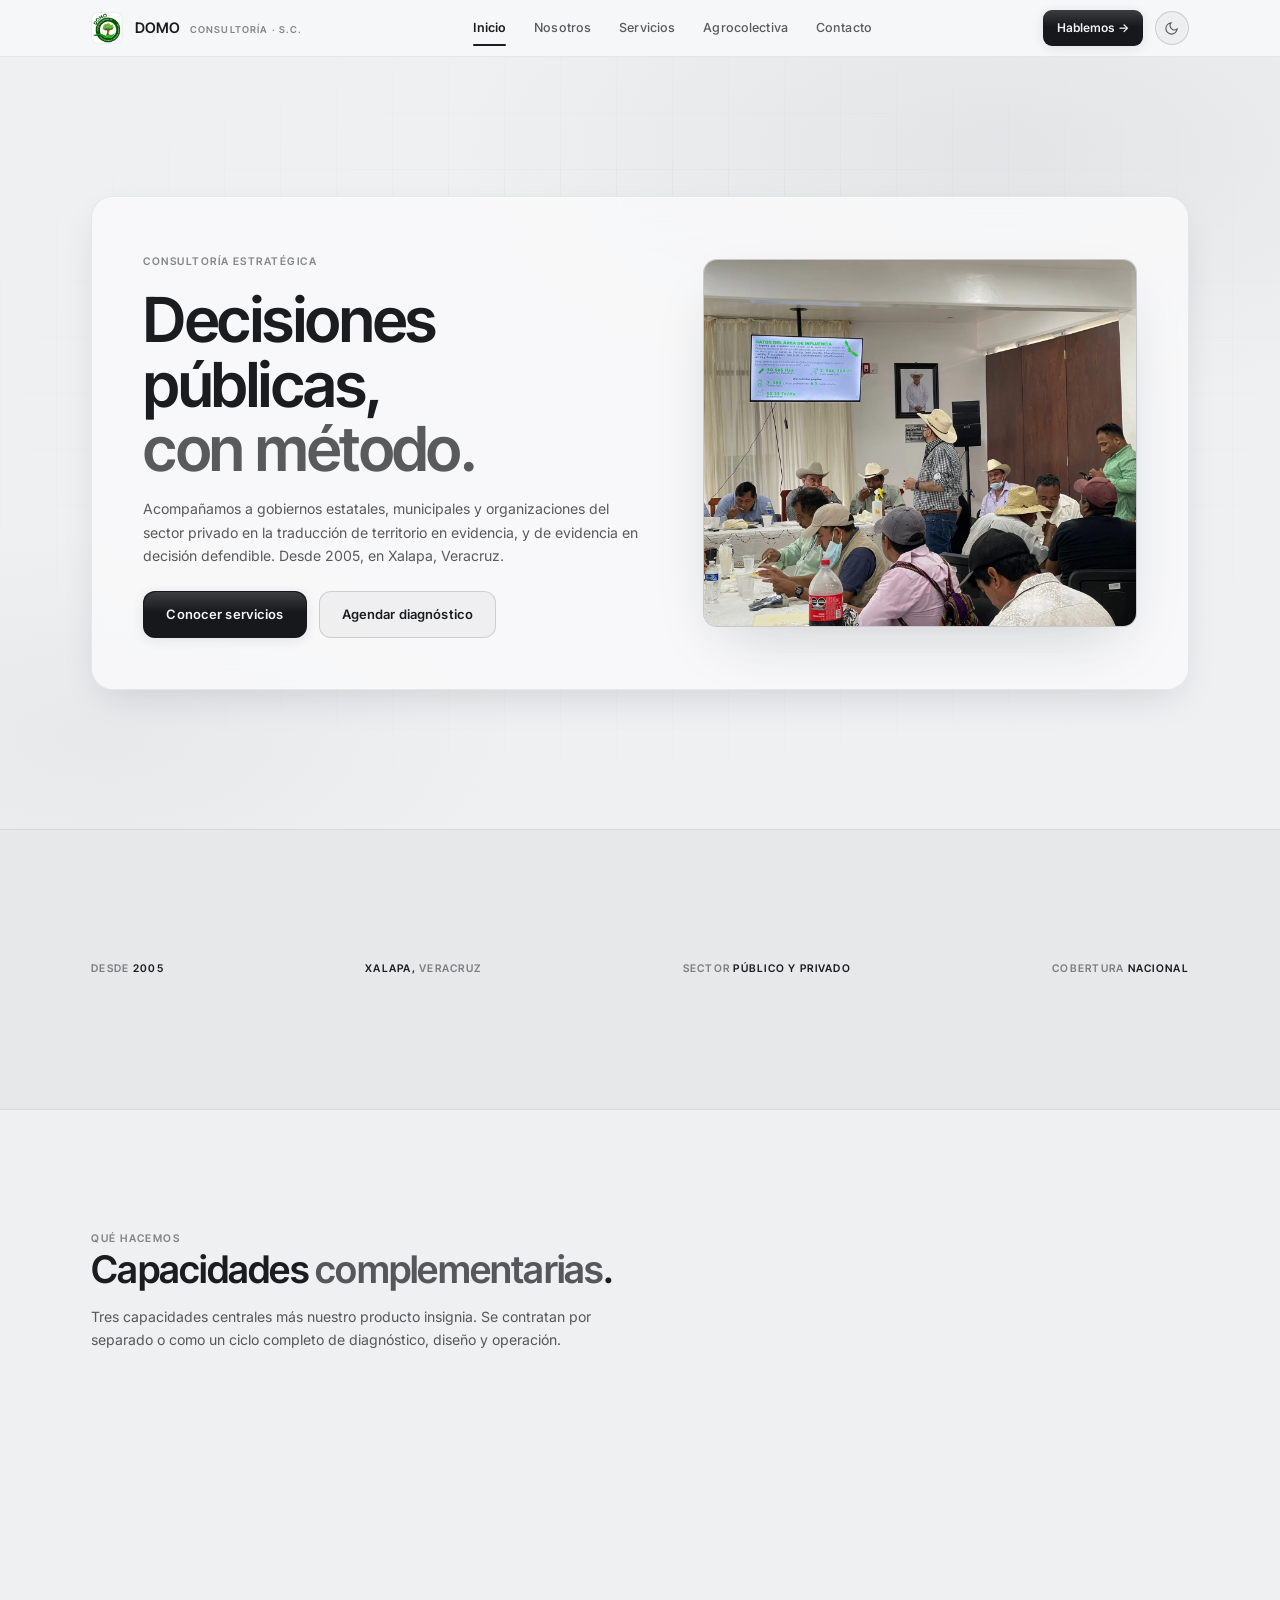
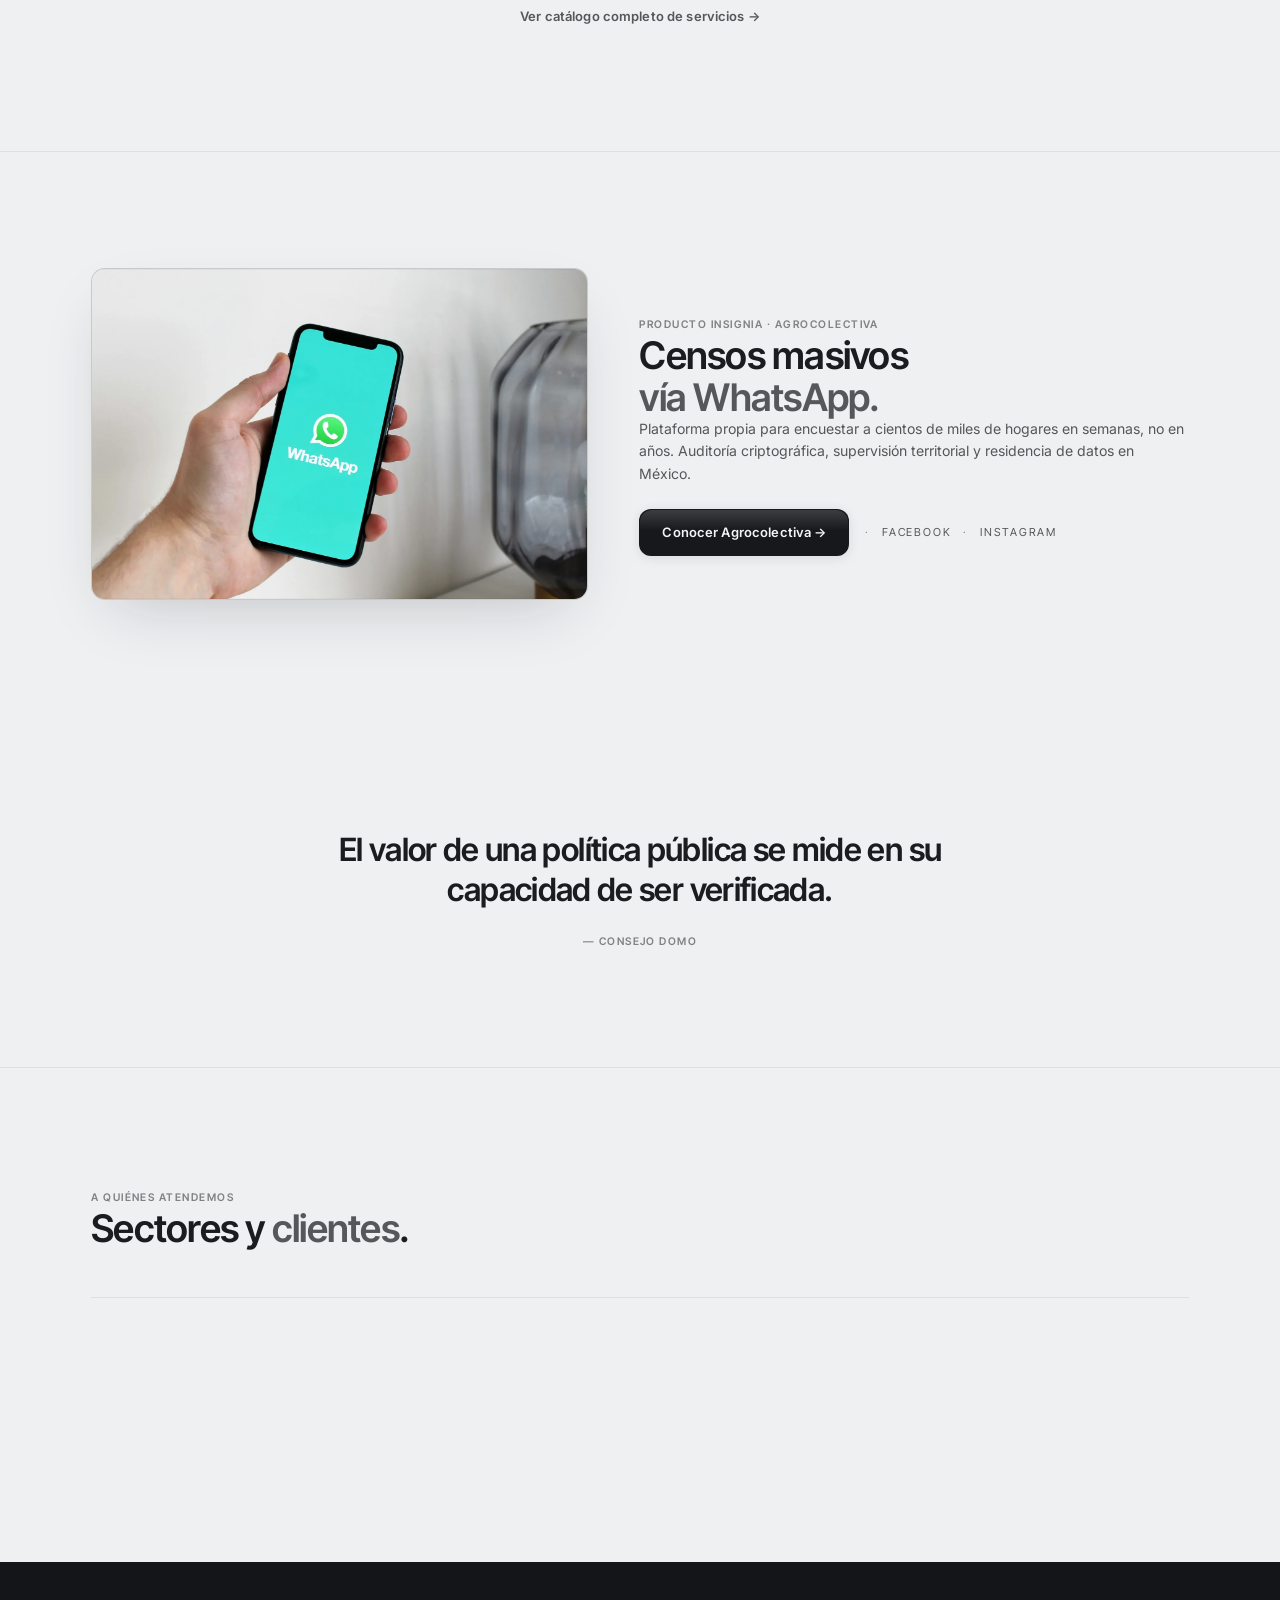
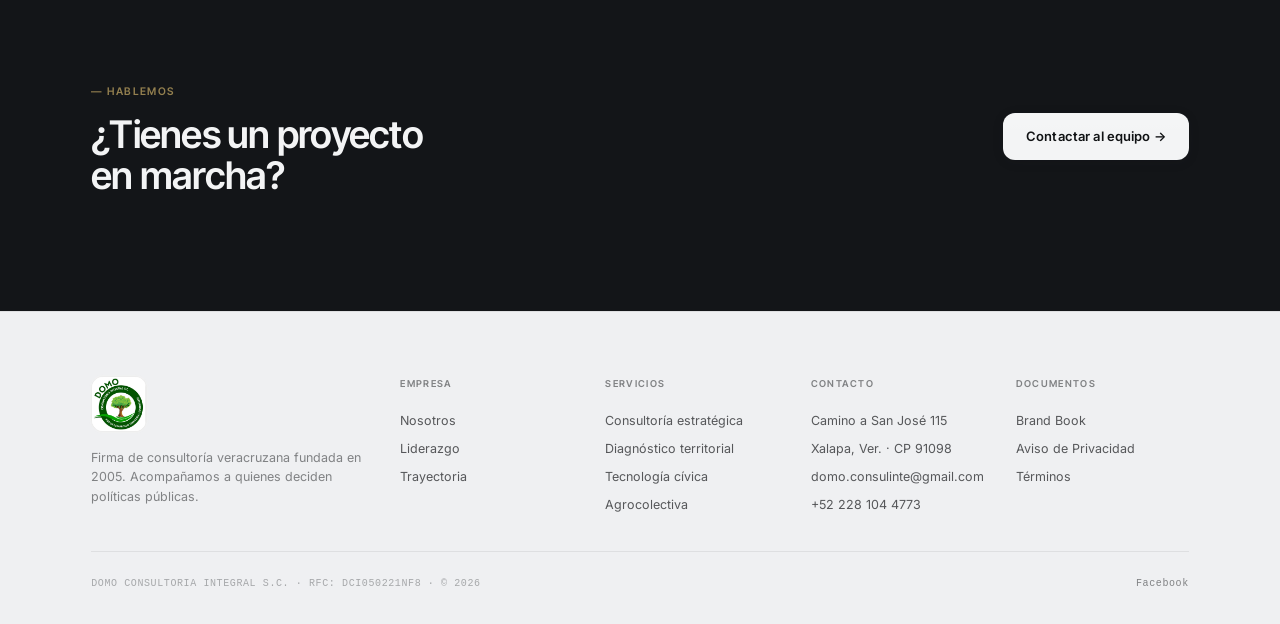
<file: index.html>
<!doctype html>
<html lang="es-MX">
<head>
<meta charset="utf-8" />
<meta name="viewport" content="width=device-width,initial-scale=1" />
<meta name="color-scheme" content="light dark" />
<title>DOMO Consultoría Integral S.C. — Decisiones públicas, con método.</title>
<meta name="description" content="Firma de consultoría veracruzana desde 2005 y matriz del Centro de Inteligencia AgroTerritorial de México (Agrocolectiva). Diagnóstico territorial, política pública y censos masivos para decisiones de gobierno con evidencia." />
<meta name="author" content="DOMO Consultoría Integral S.C." />
<link rel="canonical" href="https://www.domoci.com.mx/" />
<meta name="facebook-domain-verification" content="4c78le7h9ljhzb89u2l6t71icmollp" />
<meta property="og:type" content="website" />
<meta property="og:site_name" content="DOMO Consultoría Integral S.C." />
<meta property="og:title" content="DOMO Consultoría Integral S.C. — Decisiones públicas, con método." />
<meta property="og:description" content="Firma veracruzana desde 2005 y matriz del Centro de Inteligencia AgroTerritorial de México (Agrocolectiva). Consultoría estratégica, diagnóstico territorial y censos masivos." />
<meta property="og:url" content="https://www.domoci.com.mx/" />
<meta property="og:locale" content="es_MX" />
<link rel="preconnect" href="https://fonts.googleapis.com" />
<link rel="preconnect" href="https://fonts.gstatic.com" crossorigin />
<link href="https://fonts.googleapis.com/css2?family=Inter:wght@400;500;600&family=Inter+Tight:wght@500;600;700&display=swap" rel="stylesheet" />
<link rel="stylesheet" href="./styles.css" />
<link rel="icon" type="image/x-icon" href="./favicon.ico" />
<link rel="icon" type="image/png" sizes="16x16" href="./favicon-16.png" />
<link rel="icon" type="image/png" sizes="32x32" href="./favicon-32.png" />
<link rel="apple-touch-icon" sizes="180x180" href="./apple-touch-icon.png" />
<link rel="manifest" href="./manifest.webmanifest" />
<meta name="theme-color" content="#eff0f2" />
<meta property="og:image" content="https://www.domoci.com.mx/og-default.jpg" />
<meta property="og:image:width" content="1200" />
<meta property="og:image:height" content="630" />
<meta property="og:image:alt" content="DOMO Consultoría Integral S.C. — Decisiones públicas, con método." />
<meta name="twitter:card" content="summary_large_image" />
<meta name="twitter:image" content="https://www.domoci.com.mx/og-default.jpg" />
<script type="application/ld+json">
{
  "@context": "https://schema.org",
  "@type": "Organization",
  "@id": "https://www.domoci.com.mx/#organization",
  "name": "DOMO CONSULTORIA INTEGRAL S.C.",
  "legalName": "DOMO CONSULTORIA INTEGRAL S.C.",
  "alternateName": "DOMO Consultoría Integral",
  "description": "Firma de consultoría veracruzana fundada en 2005 y matriz del Centro de Inteligencia AgroTerritorial de México (Agrocolectiva). Acompaña a gobiernos, agroindustrias y organismos en diagnóstico territorial, política pública, gobernanza y censos masivos con evidencia para decidir.",
  "slogan": "Decisiones públicas, con método.",
  "knowsAbout": ["Diagnóstico territorial", "Política pública", "Gobernanza agroterritorial", "Censos masivos", "Inteligencia territorial"],
  "url": "https://www.domoci.com.mx",
  "logo": "https://www.domoci.com.mx/favicon-512.png",
  "foundingDate": "2005-02-21",
  "taxID": "DCI050221NF8",
  "vatID": "DCI050221NF8",
  "address": {
    "@type": "PostalAddress",
    "streetAddress": "Camino a San José 115",
    "addressLocality": "Xalapa",
    "addressRegion": "Veracruz",
    "postalCode": "91098",
    "addressCountry": "MX"
  },
  "contactPoint": [{
    "@type": "ContactPoint",
    "contactType": "customer service",
    "telephone": "+52-228-104-4773",
    "email": "domo.consulinte@gmail.com",
    "areaServed": "MX",
    "availableLanguage": ["es-MX"]
  }],
  "sameAs": ["https://www.facebook.com/profile.php?id=100063989135676", "https://agrocolectiva.com"],
  "subOrganization": {
    "@type": "Organization",
    "name": "Agrocolectiva",
    "alternateName": "Centro de Inteligencia AgroTerritorial de México",
    "url": "https://agrocolectiva.com"
  },
  "founder": [
    {"@type": "Person", "name": "Víctor Manuel Durán Orozco"},
    {"@type": "Person", "name": "Fernando Ochoa Martínez"}
  ]
}
</script>
</head>
<body class="is-snap-page">

<a class="skip-link" href="#main">Saltar al contenido principal</a>

<!-- Header -->
<header class="head">
  <div class="wrap head__row">
    <a class="head__brand" href="./index.html" aria-label="DOMO — Inicio">
      <img src="./assets/domo-logo.jpg" alt="" width="800" height="798" />
      <span class="head__brand-text">
        <span class="head__brand-name">DOMO</span>
        <span class="head__brand-sub">Consultoría · S.C.</span>
      </span>
    </a>
    <nav class="head__nav" id="primaryNav" aria-label="Navegación principal">
      <a href="./index.html" class="is-active">Inicio</a>
      <a href="./nosotros.html">Nosotros</a>
      <a href="./servicios.html">Servicios</a>
      <a href="./agrocolectiva.html">Agrocolectiva</a>
      <a href="./contacto.html">Contacto</a>
      <a class="btn-cta nav-cta" href="./contacto.html">Hablemos →</a>
    </nav>
    <div class="head__tools">
      <button class="nav-toggle" id="navToggle" aria-label="Abrir menú" aria-expanded="false" aria-controls="primaryNav">
        <svg class="ic-open" viewBox="0 0 24 24" fill="none" stroke="currentColor" stroke-width="1.8" stroke-linecap="round" stroke-linejoin="round"><path d="M3 6h18M3 12h18M3 18h18"/></svg>
        <svg class="ic-close" viewBox="0 0 24 24" fill="none" stroke="currentColor" stroke-width="1.8" stroke-linecap="round" stroke-linejoin="round"><path d="M6 6l12 12M18 6 6 18"/></svg>
      </button>
      <a class="btn-cta" href="./contacto.html">Hablemos →</a>
      <button class="theme-btn" id="themeToggle" aria-label="Cambiar tema claro/oscuro">
        <svg class="moon" viewBox="0 0 24 24" fill="none" stroke="currentColor" stroke-width="1.8"><path d="M21 12.79A9 9 0 1 1 11.21 3 7 7 0 0 0 21 12.79z"/></svg>
        <svg class="sun" viewBox="0 0 24 24" fill="none" stroke="currentColor" stroke-width="1.8"><circle cx="12" cy="12" r="4"/><path d="M12 2v2M12 20v2M4.93 4.93l1.41 1.41M17.66 17.66l1.41 1.41M2 12h2M20 12h2M4.93 19.07l1.41-1.41M17.66 6.34l1.41-1.41"/></svg>
      </button>
    </div>
  </div>
</header>

<main id="main">

  <!-- Hero -->
  <section class="hero">
    <div class="hero__bg"></div>
    <div class="hero__grid-bg"></div>
    <div class="wrap" style="position: relative;">
      <div class="hero__inner">
        <div>
          <span class="eyebrow reveal reveal--1">Consultoría estratégica</span>
          <h1 class="h1 reveal reveal--2">Decisiones públicas,<br><em>con método.</em></h1>
          <p class="hero__lead reveal reveal--3">
            Acompañamos a gobiernos estatales, municipales y organizaciones del sector privado en la traducción de territorio en evidencia, y de evidencia en decisión defendible. Desde 2005, en Xalapa, Veracruz.
          </p>
          <div class="btn-row reveal reveal--4">
            <a class="btn btn--primary" href="./servicios.html">Conocer servicios</a>
            <a class="btn btn--ghost" href="./contacto.html">Agendar diagnóstico</a>
          </div>
        </div>
        <div class="hero__visual hero__visual--duotone reveal reveal--3">
          <picture>
            <source srcset="./assets/photos/inicio-hero.webp?v=2" type="image/webp">
            <img src="./assets/photos/inicio-hero.jpg?v=2" alt="Equipo DOMO Consultoría — territorio y método" width="1600" height="1200" loading="eager" />
          </picture>
        </div>
      </div>
    </div>
  </section>

  <!-- Strip credibilidad -->
  <section class="strip">
    <div class="wrap strip__inner">
      <span>Desde <b>2005</b></span>
      <span><b>Xalapa,</b> Veracruz</span>
      <span>Sector <b>público y privado</b></span>
      <span>Cobertura <b>nacional</b></span>
    </div>
  </section>

  <!-- Capacidades teaser -->
  <section class="sec">
    <div class="wrap">
      <div style="max-width: 720px; margin-bottom: var(--s-7);" class="fade-in">
        <span class="eyebrow">Qué hacemos</span>
        <h2 class="h2">Capacidades <em>complementarias</em>.</h2>
        <p class="lead" style="margin-top: var(--s-4);">
          Tres capacidades centrales más nuestro producto insignia. Se contratan por separado o como un ciclo completo de diagnóstico, diseño y operación.
        </p>
      </div>

      <div class="caps fade-in">
        <div class="cap">
          <div class="cap__num">01</div>
          <h3 class="h3">Consultoría<br>estratégica.</h3>
          <p>Diseño de políticas, planes sectoriales y agendas de modernización institucional.</p>
        </div>
        <div class="cap">
          <div class="cap__num">02</div>
          <h3 class="h3">Diagnóstico<br>territorial.</h3>
          <p>Mapeo y caracterización de regiones, padrones y cadenas productivas. Cobertura nacional.</p>
        </div>
        <div class="cap">
          <div class="cap__num">03</div>
          <h3 class="h3">Tecnología<br>cívica.</h3>
          <p>Plataformas digitales para gobierno con estándares de seguridad y residencia de datos en México.</p>
        </div>
      </div>

      <div style="margin-top: var(--s-7); text-align: center;" class="fade-in">
        <a class="btn btn--link" href="./servicios.html">Ver catálogo completo de servicios →</a>
      </div>
    </div>
  </section>

  <!-- Producto destacado Agrocolectiva -->
  <section class="sec sec--surface">
    <div class="wrap">
      <div class="featured fade-in">
        <div class="featured__visual">
          <picture>
            <source srcset="./assets/photos/inicio-censos.webp" type="image/webp">
            <img src="./assets/photos/inicio-censos.jpg" alt="Agrocolectiva — censos masivos vía WhatsApp" width="1600" height="1067" />
          </picture>
        </div>
        <div class="featured__copy">
          <span class="eyebrow">Producto insignia · Agrocolectiva</span>
          <h2 class="h2">Censos masivos<br><em>vía WhatsApp.</em></h2>
          <p class="lead" style="margin-bottom: var(--s-5);">
            Plataforma propia para encuestar a cientos de miles de hogares en semanas, no en años. Auditoría criptográfica, supervisión territorial y residencia de datos en México.
          </p>
          <div style="display:flex;gap:var(--s-4);align-items:center;flex-wrap:wrap;">
            <a class="btn btn--primary" href="./agrocolectiva.html">Conocer Agrocolectiva →</a>
            <span style="display:inline-flex;gap:var(--s-3);align-items:center;font-family:var(--font-mono);font-size:11px;letter-spacing:0.16em;text-transform:uppercase;color:var(--fg-muted);">
              <span aria-hidden="true">·</span>
              <a href="https://www.facebook.com/profile.php?id=61590183840742" target="_blank" rel="noopener" aria-label="Facebook Agrocolectiva" style="color:var(--fg-soft);">Facebook</a>
              <span aria-hidden="true">·</span>
              <a href="https://www.instagram.com/agro.colectiva/" target="_blank" rel="noopener" aria-label="Instagram @agro.colectiva" style="color:var(--fg-soft);">Instagram</a>
            </span>
          </div>
        </div>
      </div>
    </div>
  </section>

  <!-- Quote / filosofía -->
  <section class="sec">
    <div class="wrap quote fade-in">
      <blockquote>El valor de una política pública se mide en su capacidad de ser verificada.</blockquote>
      <cite>— Consejo DOMO</cite>
    </div>
  </section>

  <!-- Sectores -->
  <section class="sec sec--surface">
    <div class="wrap">
      <div style="max-width: 720px; margin-bottom: var(--s-7);" class="fade-in">
        <span class="eyebrow">A quiénes atendemos</span>
        <h2 class="h2">Sectores y <em>clientes</em>.</h2>
      </div>
      <div class="sectors fade-in">
        <div class="sector">
          <h4 class="h4">Gobierno estatal</h4>
          <p>Secretarías, oficinas de planeación, dependencias sectoriales.</p>
        </div>
        <div class="sector">
          <h4 class="h4">Gobierno municipal</h4>
          <p>Ayuntamientos, programas de desarrollo regional, padrones de beneficiarios.</p>
        </div>
        <div class="sector">
          <h4 class="h4">Organizaciones</h4>
          <p>Cámaras, asociaciones, organismos de productores y empresarios.</p>
        </div>
        <div class="sector">
          <h4 class="h4">Sector privado</h4>
          <p>Empresas con operaciones territoriales o vinculadas al sector primario.</p>
        </div>
      </div>
    </div>
  </section>

  <!-- CTA cierre -->
  <section class="sec sec--brand">
    <div class="wrap">
      <div class="cta fade-in">
        <div class="cta__copy">
          <span class="eyebrow" style="color: var(--accent);">— Hablemos</span>
          <h2 class="h2" style="color: inherit; margin-top: var(--s-3);">¿Tienes un proyecto<br>en marcha?</h2>
        </div>
        <a class="btn btn--white" href="./contacto.html">Contactar al equipo →</a>
      </div>
    </div>
  </section>

</main>

<!-- Footer -->
<footer class="foot">
  <div class="wrap">
    <div class="foot__top">
      <div class="foot__brand">
        <img src="./assets/domo-logo.jpg" alt="DOMO Consultoría Integral S.C." width="800" height="798" style="height:56px;width:auto;filter:drop-shadow(0 0 1px rgba(251,248,240,0.4));" />
        <p class="foot__brand-tag">Firma de consultoría veracruzana fundada en 2005. Acompañamos a quienes deciden políticas públicas.</p>
      </div>
      <div class="foot__col">
        <h5>Empresa</h5>
        <a href="./nosotros.html">Nosotros</a>
        <a href="./nosotros.html#liderazgo">Liderazgo</a>
        <a href="./nosotros.html#trayectoria">Trayectoria</a>
      </div>
      <div class="foot__col">
        <h5>Servicios</h5>
        <a href="./servicios.html#consultoria">Consultoría estratégica</a>
        <a href="./servicios.html#diagnostico">Diagnóstico territorial</a>
        <a href="./servicios.html#tecnologia">Tecnología cívica</a>
        <a href="./agrocolectiva.html">Agrocolectiva</a>
      </div>
      <div class="foot__col">
        <h5>Contacto</h5>
        <span>Camino a San José 115</span>
        <span>Xalapa, Ver. · CP 91098</span>
        <a href="mailto:domo.consulinte@gmail.com">domo.consulinte@gmail.com</a>
        <a href="tel:+522281044773">+52 228 104 4773</a>
      </div>
      <div class="foot__col">
        <h5>Documentos</h5>
        <a href="./brand/brand-book.html">Brand Book</a>
        <a href="./aviso-de-privacidad.html">Aviso de Privacidad</a>
        <a href="./terminos.html">Términos</a>
      </div>
    </div>
    <div class="foot__bottom">
      <span>DOMO CONSULTORIA INTEGRAL S.C. · RFC: DCI050221NF8 · © 2026</span>
      <span><a href="https://www.facebook.com/profile.php?id=100063989135676">Facebook</a></span>
    </div>
  </div>
</footer>

<script>
  // Theme toggle
  (function() {
    var btn = document.getElementById('themeToggle');
    var root = document.documentElement;
    if (localStorage.getItem('domo-theme') === 'dark') root.setAttribute('data-theme', 'dark');
    btn && btn.addEventListener('click', function() {
      var next = root.getAttribute('data-theme') === 'dark' ? 'light' : 'dark';
      if (next === 'dark') root.setAttribute('data-theme', 'dark');
      else root.removeAttribute('data-theme');
      localStorage.setItem('domo-theme', next);
    });
  })();

  // Scroll reveal
  (function() {
    if (!('IntersectionObserver' in window)) return;
    var obs = new IntersectionObserver(function(entries) {
      entries.forEach(function(e) {
        if (e.isIntersecting) {
          e.target.classList.add('is-visible');
          obs.unobserve(e.target);
        }
      });
    }, { threshold: 0.12, rootMargin: '0px 0px -8% 0px' });
    document.querySelectorAll('.fade-in').forEach(function(el) { obs.observe(el); });
  })();

  // Mouse parallax para hero (solo desktop con pointer fine, respeta reduced-motion)
  (function() {
    if (!matchMedia("(hover: hover) and (pointer: fine)").matches) return;
    if (matchMedia("(prefers-reduced-motion: reduce)").matches) return;
    var root = document.documentElement;
    var mx = 0, my = 0, raf = null;
    function update() {
      root.style.setProperty("--mx", mx.toFixed(3));
      root.style.setProperty("--my", my.toFixed(3));
      raf = null;
    }
    window.addEventListener("mousemove", function(e) {
      mx = (e.clientX / window.innerWidth - 0.5) * 2;
      my = (e.clientY / window.innerHeight - 0.5) * 2;
      if (!raf) raf = requestAnimationFrame(update);
    }, { passive: true });
  })();
</script>

<script src="./anims.js" defer></script>

<script>
  // Menú móvil (hamburguesa)
  (function(){
    var head=document.querySelector('.head');
    var btn=document.getElementById('navToggle');
    if(!head||!btn) return;
    function setOpen(o){head.classList.toggle('menu-open',o);btn.setAttribute('aria-expanded',o?'true':'false');btn.setAttribute('aria-label',o?'Cerrar menú':'Abrir menú');}
    btn.addEventListener('click',function(){setOpen(!head.classList.contains('menu-open'));});
    document.querySelectorAll('.head__nav a').forEach(function(a){a.addEventListener('click',function(){setOpen(false);});});
    window.addEventListener('resize',function(){if(window.innerWidth>920)setOpen(false);});
  })();
</script>
</body>
</html>
</file>
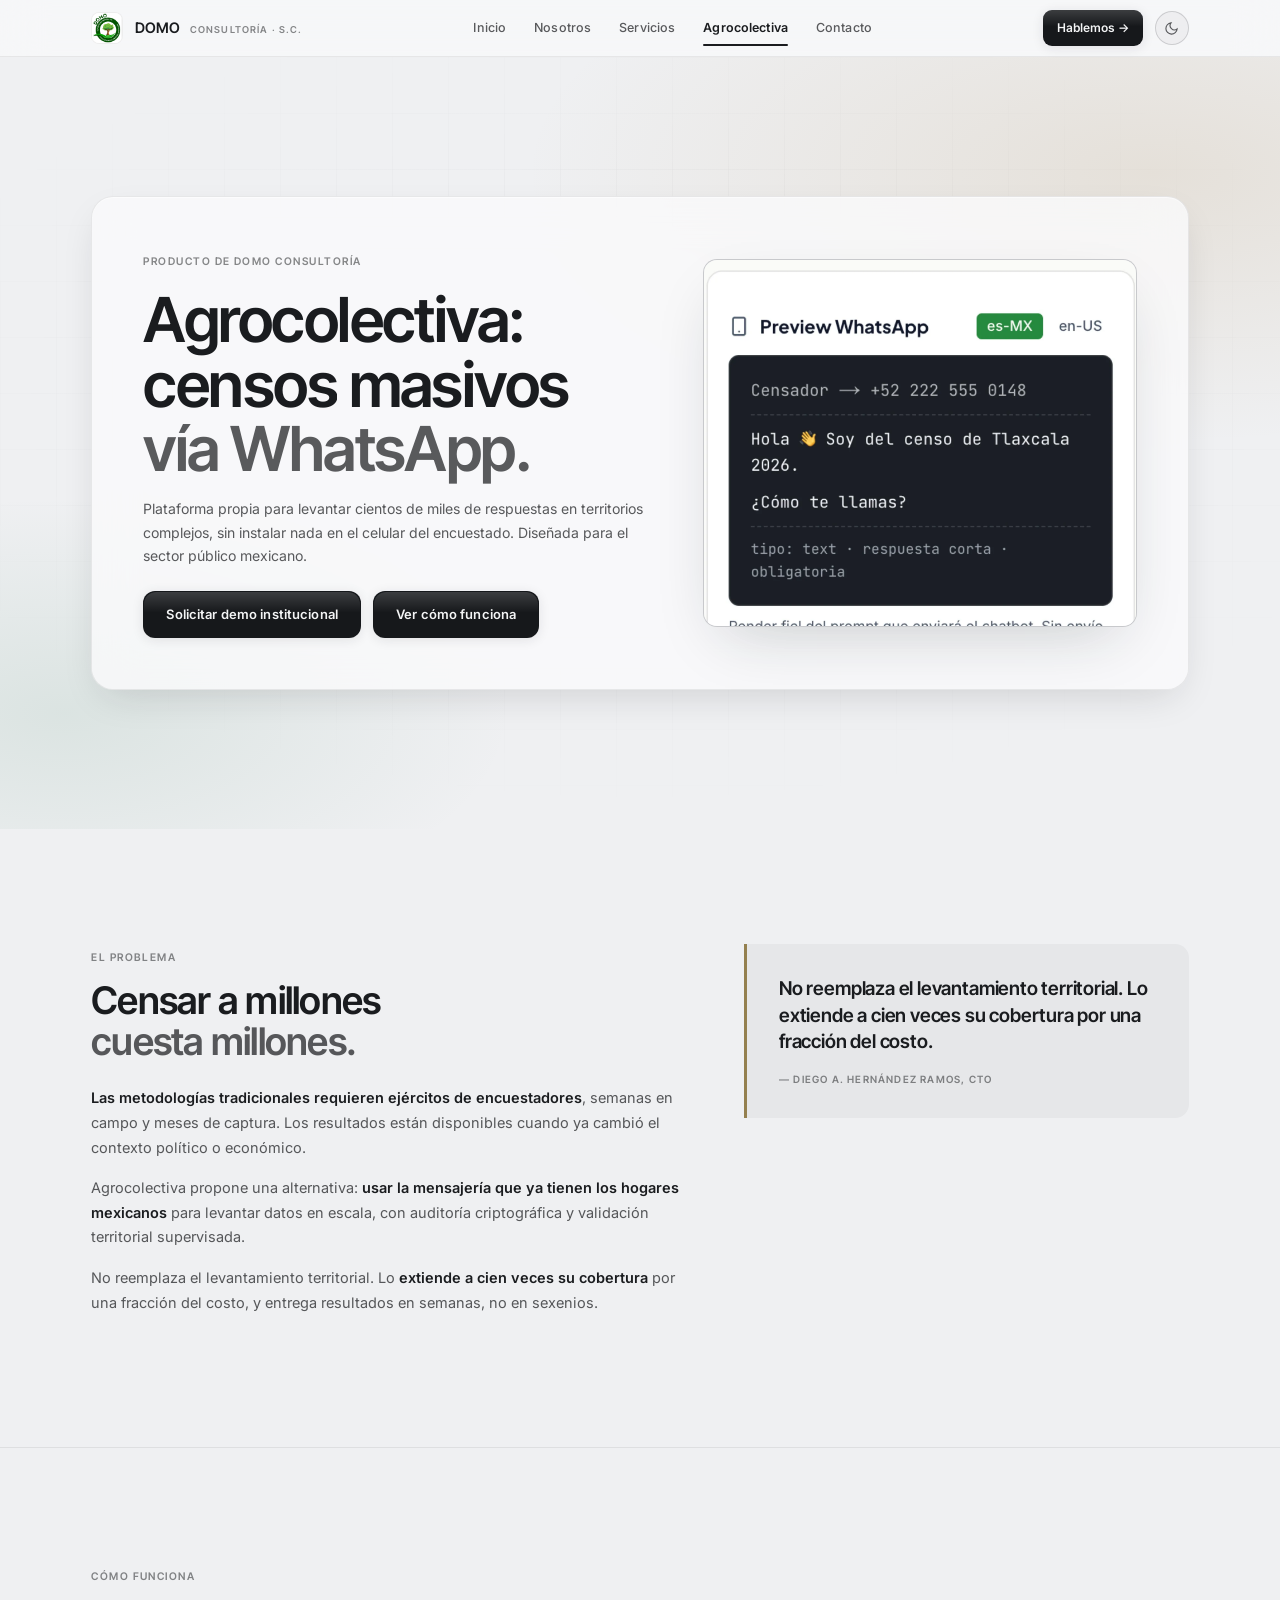
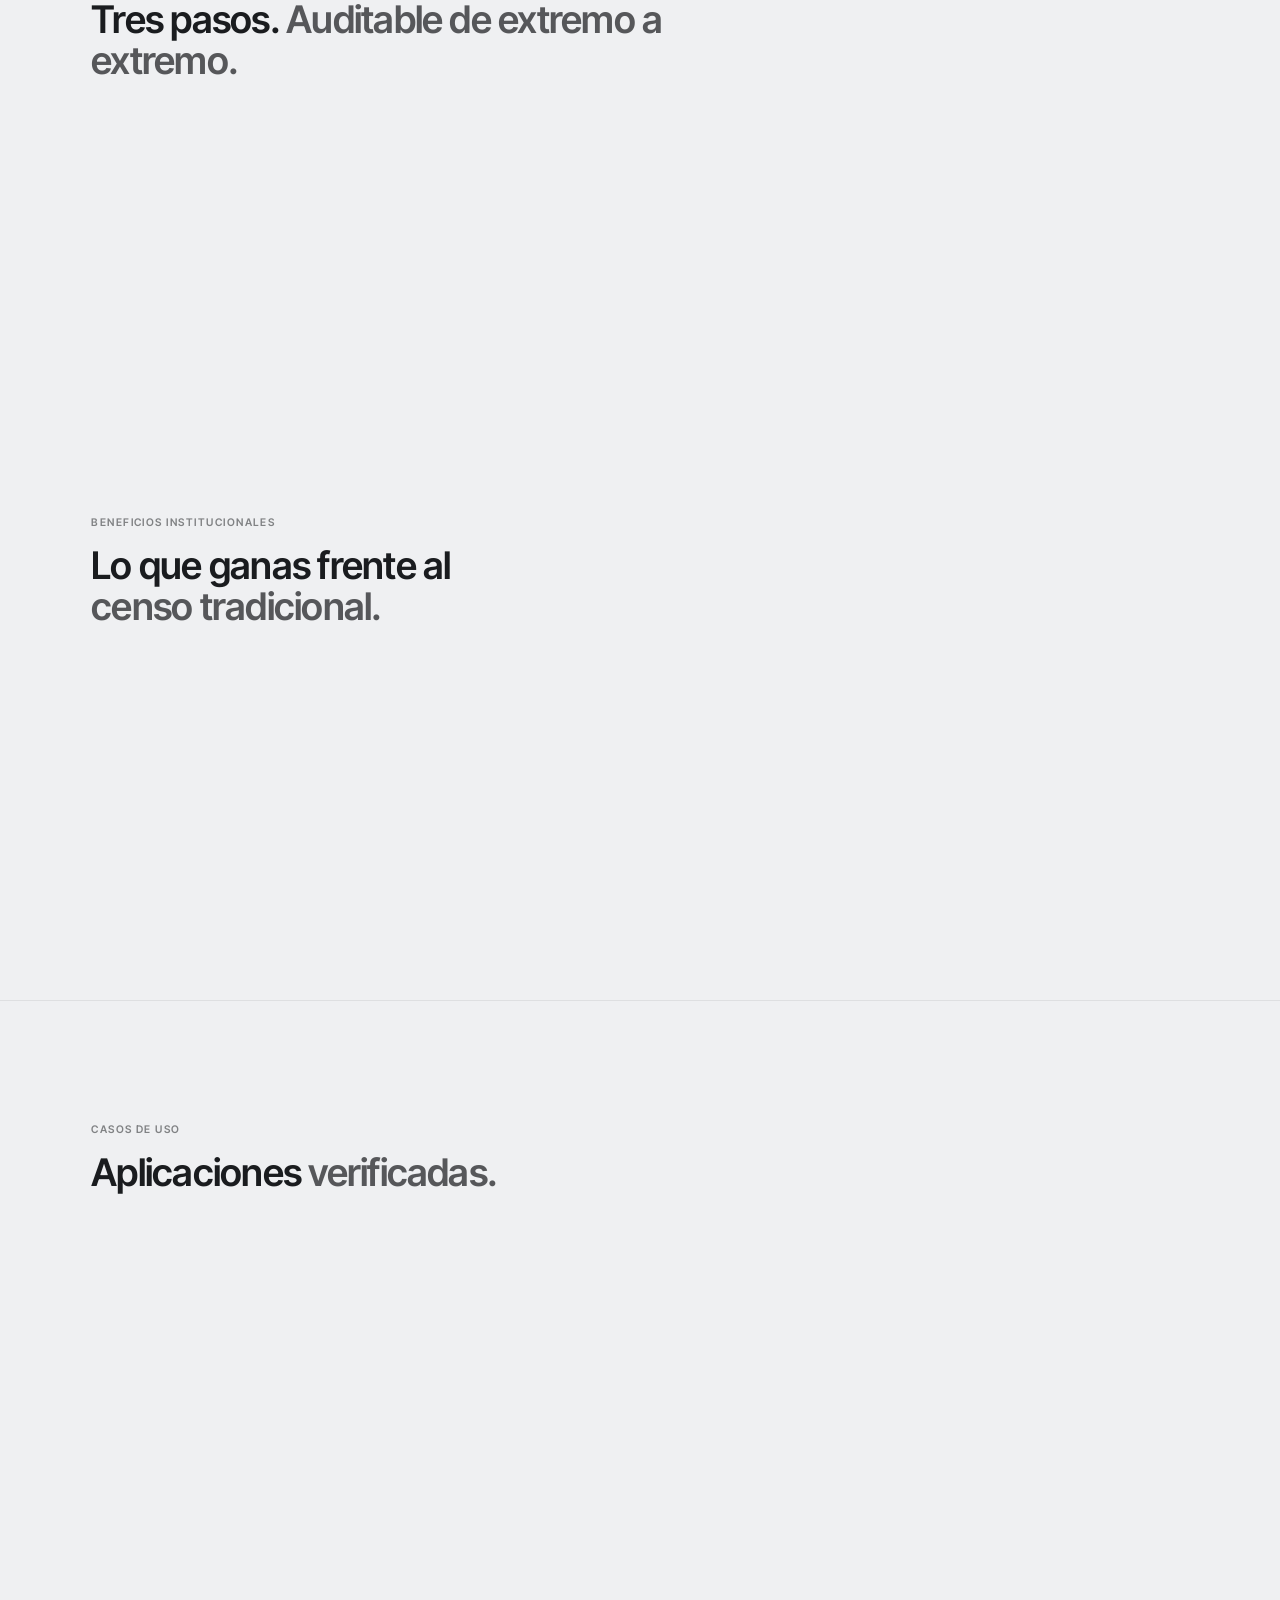
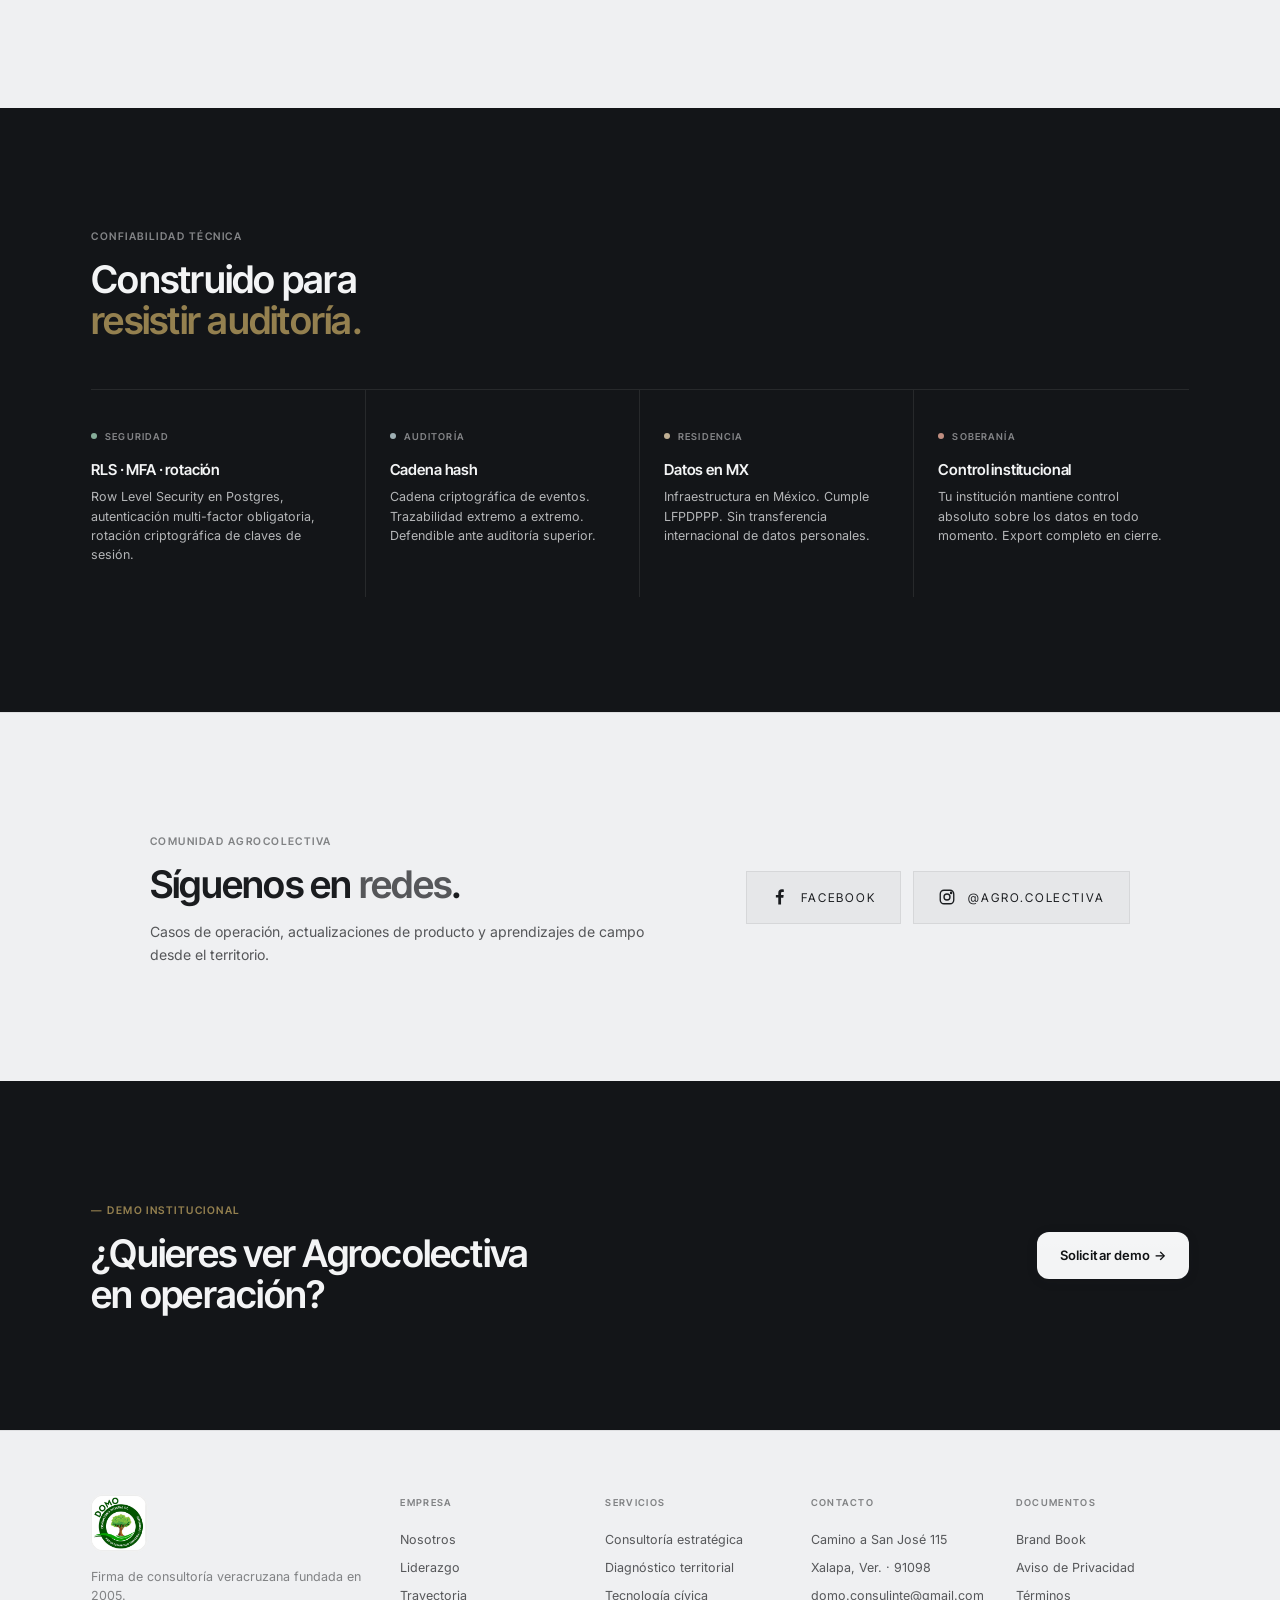
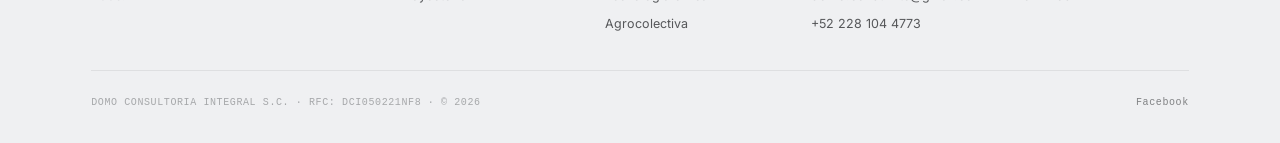
<file: agrocolectiva.html>
<!doctype html>
<html lang="es-MX">
<head>
<meta charset="utf-8" />
<meta name="viewport" content="width=device-width,initial-scale=1" />
<meta name="color-scheme" content="light dark" />
<title>Agrocolectiva — Censos masivos vía WhatsApp · DOMO</title>
<meta name="description" content="Producto insignia de DOMO. Plataforma de levantamiento por WhatsApp con auditoría criptográfica y residencia de datos en México." />
<link rel="canonical" href="https://www.domoci.com.mx/agrocolectiva" />
<meta property="og:type" content="website" />
<meta property="og:title" content="Agrocolectiva — Censos masivos vía WhatsApp" />
<meta property="og:description" content="Plataforma propia de DOMO para censar a millones, en semanas." />
<meta property="og:locale" content="es_MX" />
<link rel="preconnect" href="https://fonts.googleapis.com" />
<link rel="preconnect" href="https://fonts.gstatic.com" crossorigin />
<link href="https://fonts.googleapis.com/css2?family=Inter:wght@400;500;600&family=Inter+Tight:wght@500;600;700&display=swap" rel="stylesheet" />
<link rel="stylesheet" href="./styles.css" />
<link rel="icon" type="image/x-icon" href="./favicon.ico" />
<link rel="icon" type="image/png" sizes="16x16" href="./favicon-16.png" />
<link rel="icon" type="image/png" sizes="32x32" href="./favicon-32.png" />
<link rel="apple-touch-icon" sizes="180x180" href="./apple-touch-icon.png" />
<link rel="manifest" href="./manifest.webmanifest" />
<meta name="theme-color" content="#eff0f2" />
<meta property="og:image" content="https://www.domoci.com.mx/og-default.jpg" />
<meta property="og:image:width" content="1200" />
<meta property="og:image:height" content="630" />
<meta property="og:image:alt" content="DOMO Consultoría Integral S.C. — Decisiones públicas, con método." />
<meta name="twitter:card" content="summary_large_image" />
<meta name="twitter:image" content="https://www.domoci.com.mx/og-default.jpg" />
</head>
<body class="is-snap-page">

<a class="skip-link" href="#main">Saltar al contenido principal</a>

<header class="head">
  <div class="wrap head__row">
    <a class="head__brand" href="./index.html" aria-label="DOMO — Inicio">
      <img src="./assets/domo-logo.jpg" alt="" width="800" height="798" />
      <span class="head__brand-text">
        <span class="head__brand-name">DOMO</span>
        <span class="head__brand-sub">Consultoría · S.C.</span>
      </span>
    </a>
    <nav class="head__nav" id="primaryNav" aria-label="Navegación principal">
      <a href="./index.html">Inicio</a>
      <a href="./nosotros.html">Nosotros</a>
      <a href="./servicios.html">Servicios</a>
      <a href="./agrocolectiva.html" class="is-active">Agrocolectiva</a>
      <a href="./contacto.html">Contacto</a>
      <a class="btn-cta nav-cta" href="./contacto.html">Hablemos →</a>
    </nav>
    <div class="head__tools">
      <button class="nav-toggle" id="navToggle" aria-label="Abrir menú" aria-expanded="false" aria-controls="primaryNav">
        <svg class="ic-open" viewBox="0 0 24 24" fill="none" stroke="currentColor" stroke-width="1.8" stroke-linecap="round" stroke-linejoin="round"><path d="M3 6h18M3 12h18M3 18h18"/></svg>
        <svg class="ic-close" viewBox="0 0 24 24" fill="none" stroke="currentColor" stroke-width="1.8" stroke-linecap="round" stroke-linejoin="round"><path d="M6 6l12 12M18 6 6 18"/></svg>
      </button>
      <a class="btn-cta" href="./contacto.html">Hablemos →</a>
      <button class="theme-btn" id="themeToggle" aria-label="Cambiar tema">
        <svg class="moon" viewBox="0 0 24 24" fill="none" stroke="currentColor" stroke-width="1.8"><path d="M21 12.79A9 9 0 1 1 11.21 3 7 7 0 0 0 21 12.79z"/></svg>
        <svg class="sun" viewBox="0 0 24 24" fill="none" stroke="currentColor" stroke-width="1.8"><circle cx="12" cy="12" r="4"/><path d="M12 2v2M12 20v2M4.93 4.93l1.41 1.41M17.66 17.66l1.41 1.41M2 12h2M20 12h2M4.93 19.07l1.41-1.41M17.66 6.34l1.41-1.41"/></svg>
      </button>
    </div>
  </div>
</header>

<main id="main">

  <!-- Hero dark dramatic -->
  <section class="hero hero--dark">
    <div class="hero__bg" style="background: radial-gradient(ellipse 70% 50% at 90% 15%, rgba(176,141,87,0.16), transparent 70%), radial-gradient(ellipse 50% 40% at 5% 85%, rgba(74,138,106,0.12), transparent 70%);"></div>
    <div class="hero__grid-bg"></div>
    <div class="wrap" style="position: relative;">
      <div class="hero__inner">
        <div>
          <span class="eyebrow reveal reveal--1">Producto de DOMO Consultoría</span>
          <h1 class="h1 reveal reveal--2">Agrocolectiva:<br>censos masivos<br><em>vía WhatsApp.</em></h1>
          <p class="hero__lead reveal reveal--3">
            Plataforma propia para levantar cientos de miles de respuestas en territorios complejos, sin instalar nada en el celular del encuestado. Diseñada para el sector público mexicano.
          </p>
          <div class="btn-row reveal reveal--4">
            <a class="btn btn--accent" href="./contacto.html">Solicitar demo institucional</a>
            <a class="btn btn--white" href="#como-funciona">Ver cómo funciona</a>
          </div>
        </div>
        <div class="hero__visual reveal reveal--3">
          <picture>
            <source srcset="./assets/photos/agrocolectiva-hero.webp" type="image/webp">
            <img src="./assets/photos/agrocolectiva-hero.jpg" alt="Agrocolectiva — censos masivos en territorio" width="1548" height="1600" loading="eager" />
          </picture>
        </div>
      </div>
    </div>
  </section>

  <!-- Problema que resuelve -->
  <section class="sec">
    <div class="wrap">
      <div class="manifesto fade-in">
        <div class="manifesto__copy">
          <span class="eyebrow">El problema</span>
          <h2 class="h2" style="margin: var(--s-3) 0 var(--s-5);">Censar a millones<br><em>cuesta millones.</em></h2>
          <p><strong>Las metodologías tradicionales requieren ejércitos de encuestadores</strong>, semanas en campo y meses de captura. Los resultados están disponibles cuando ya cambió el contexto político o económico.</p>
          <p>Agrocolectiva propone una alternativa: <strong>usar la mensajería que ya tienen los hogares mexicanos</strong> para levantar datos en escala, con auditoría criptográfica y validación territorial supervisada.</p>
          <p>No reemplaza el levantamiento territorial. Lo <strong>extiende a cien veces su cobertura</strong> por una fracción del costo, y entrega resultados en semanas, no en sexenios.</p>
        </div>
        <div class="manifesto__quote">
          No reemplaza el levantamiento territorial. Lo extiende a cien veces su cobertura por una fracción del costo.
          <cite>— Diego A. Hernández Ramos, CTO</cite>
        </div>
      </div>
    </div>
  </section>

  <!-- Cómo funciona -->
  <section class="sec sec--surface" id="como-funciona">
    <div class="wrap">
      <div style="max-width: 720px; margin-bottom: var(--s-7);" class="fade-in">
        <span class="eyebrow">Cómo funciona</span>
        <h2 class="h2" style="margin-top: var(--s-3);">Tres pasos. <em>Auditable de extremo a extremo.</em></h2>
      </div>
      <div class="process fade-in" style="grid-template-columns: repeat(3, 1fr);">
        <div class="step">
          <div class="step__num">01</div>
          <h4 class="h4">Diseñar el censo</h4>
          <p>Construimos el cuestionario con tu equipo. Validamos lógica, ramificaciones y políticas de privacidad antes de enviar un solo mensaje.</p>
        </div>
        <div class="step">
          <div class="step__num">02</div>
          <h4 class="h4">Levantar en territorio</h4>
          <p>Censadores territoriales y mensajería WhatsApp recorren la cobertura objetivo. Tablero institucional en tiempo real para tu equipo.</p>
        </div>
        <div class="step">
          <div class="step__num">03</div>
          <h4 class="h4">Entregar evidencia</h4>
          <p>Cierre con dataset abierto, cadena de auditoría criptográfica y reportes ejecutivos defendibles ante auditoría superior.</p>
        </div>
      </div>
    </div>
  </section>

  <!-- Beneficios -->
  <section class="sec">
    <div class="wrap">
      <div style="max-width: 720px; margin-bottom: var(--s-7);" class="fade-in">
        <span class="eyebrow">Beneficios institucionales</span>
        <h2 class="h2" style="margin-top: var(--s-3);">Lo que ganas frente al<br><em>censo tradicional.</em></h2>
      </div>
      <div class="benefits fade-in">
        <div class="benefit">
          <div class="benefit__num">01</div>
          <h4 class="h4">Cobertura masiva.</h4>
          <p>Llega a regiones donde el papeleo presencial no llega, sin sacrificar precisión muestral. Penetración cien veces mayor por la misma operación territorial.</p>
        </div>
        <div class="benefit">
          <div class="benefit__num">02</div>
          <h4 class="h4">Costo significativamente menor.</h4>
          <p>Por respuesta válida, frente a metodologías tradicionales puerta a puerta. La diferencia se mide en órdenes de magnitud, no en porcentajes.</p>
        </div>
        <div class="benefit">
          <div class="benefit__num">03</div>
          <h4 class="h4">Velocidad de operación.</h4>
          <p>Operaciones que tomaban un sexenio se cierran en un semestre. Datos disponibles antes de que cambie la administración o el contexto.</p>
        </div>
      </div>
    </div>
  </section>

  <!-- Casos de uso -->
  <section class="sec sec--surface">
    <div class="wrap">
      <div style="max-width: 720px; margin-bottom: var(--s-7);" class="fade-in">
        <span class="eyebrow">Casos de uso</span>
        <h2 class="h2" style="margin-top: var(--s-3);">Aplicaciones <em>verificadas.</em></h2>
      </div>
      <div class="usecases fade-in">
        <div class="usecase">
          <div class="usecase__num">01</div>
          <h4 class="h4">Censos agropecuarios</h4>
          <p>Caracterización de unidades de producción y cadenas productivas regionales.</p>
        </div>
        <div class="usecase">
          <div class="usecase__num">02</div>
          <h4 class="h4">Padrones de beneficiarios</h4>
          <p>Validación, depuración y actualización de padrones de programas sociales.</p>
        </div>
        <div class="usecase">
          <div class="usecase__num">03</div>
          <h4 class="h4">Diagnóstico territorial</h4>
          <p>Caracterización de comunidades, hogares y unidades económicas a escala estatal.</p>
        </div>
        <div class="usecase">
          <div class="usecase__num">04</div>
          <h4 class="h4">Evaluación de políticas</h4>
          <p>Levantamiento ex-ante y ex-post para evaluaciones de impacto auditables.</p>
        </div>
        <div class="usecase">
          <div class="usecase__num">05</div>
          <h4 class="h4">Consulta pública</h4>
          <p>Mecanismo de consulta ciudadana con cobertura territorial verificable.</p>
        </div>
        <div class="usecase">
          <div class="usecase__num">06</div>
          <h4 class="h4">Estudios privados</h4>
          <p>Estudios sectoriales para cámaras, asociaciones, fundaciones y empresas.</p>
        </div>
      </div>
    </div>
  </section>

  <!-- Confiabilidad técnica -->
  <section class="sec sec--ink">
    <div class="wrap">
      <div style="max-width: 720px; margin-bottom: var(--s-7);" class="fade-in">
        <span class="eyebrow">Confiabilidad técnica</span>
        <h2 class="h2" style="margin-top: var(--s-3); color: inherit;">Construido para<br><em style="color: var(--accent);">resistir auditoría.</em></h2>
      </div>
      <div class="tech-grid fade-in">
        <div class="tech-item">
          <div class="lbl">Seguridad</div>
          <h4 class="h4">RLS · MFA · rotación</h4>
          <p>Row Level Security en Postgres, autenticación multi-factor obligatoria, rotación criptográfica de claves de sesión.</p>
        </div>
        <div class="tech-item">
          <div class="lbl">Auditoría</div>
          <h4 class="h4">Cadena hash</h4>
          <p>Cadena criptográfica de eventos. Trazabilidad extremo a extremo. Defendible ante auditoría superior.</p>
        </div>
        <div class="tech-item">
          <div class="lbl">Residencia</div>
          <h4 class="h4">Datos en MX</h4>
          <p>Infraestructura en México. Cumple LFPDPPP. Sin transferencia internacional de datos personales.</p>
        </div>
        <div class="tech-item">
          <div class="lbl">Soberanía</div>
          <h4 class="h4">Control institucional</h4>
          <p>Tu institución mantiene control absoluto sobre los datos en todo momento. Export completo en cierre.</p>
        </div>
      </div>
    </div>
  </section>

  <!-- Síguenos en redes -->
  <section class="sec sec--surface">
    <div class="wrap">
      <div class="fade-in" style="display:grid;grid-template-columns:1fr auto;gap:var(--s-7);align-items:center;max-width:980px;margin:0 auto;">
        <div>
          <span class="eyebrow">Comunidad Agrocolectiva</span>
          <h2 class="h2" style="margin-top:var(--s-3);">Síguenos en <em>redes</em>.</h2>
          <p class="lead" style="margin-top:var(--s-4);max-width:520px;">
            Casos de operación, actualizaciones de producto y aprendizajes de campo desde el territorio.
          </p>
        </div>
        <div style="display:flex;gap:var(--s-3);flex-wrap:wrap;">
          <a href="https://www.facebook.com/profile.php?id=61590183840742" target="_blank" rel="noopener" aria-label="Facebook Agrocolectiva"
             style="display:inline-flex;align-items:center;gap:var(--s-3);padding:var(--s-4) var(--s-5);border:1px solid var(--line);background:var(--bg-elev);color:var(--fg);text-decoration:none;font-family:var(--font-mono);font-size:12px;letter-spacing:0.16em;text-transform:uppercase;transition:border-color 200ms,color 200ms;">
            <svg width="18" height="18" viewBox="0 0 24 24" fill="currentColor" aria-hidden="true"><path d="M13.4 22v-9.1h3l.5-3.6h-3.5V7c0-1 .3-1.8 1.8-1.8h1.9V2c-.3 0-1.5-.2-2.8-.2-2.8 0-4.6 1.7-4.6 4.7v2.7H6.5v3.6h3.2V22h3.7z"/></svg>
            Facebook
          </a>
          <a href="https://www.instagram.com/agro.colectiva/" target="_blank" rel="noopener" aria-label="Instagram @agro.colectiva"
             style="display:inline-flex;align-items:center;gap:var(--s-3);padding:var(--s-4) var(--s-5);border:1px solid var(--line);background:var(--bg-elev);color:var(--fg);text-decoration:none;font-family:var(--font-mono);font-size:12px;letter-spacing:0.16em;text-transform:uppercase;transition:border-color 200ms,color 200ms;">
            <svg width="18" height="18" viewBox="0 0 24 24" fill="none" stroke="currentColor" stroke-width="1.8" aria-hidden="true">
              <rect x="3" y="3" width="18" height="18" rx="5"/>
              <circle cx="12" cy="12" r="4"/>
              <circle cx="17.5" cy="6.5" r="0.8" fill="currentColor"/>
            </svg>
            @agro.colectiva
          </a>
        </div>
      </div>
    </div>
  </section>

  <!-- CTA demo -->
  <section class="sec sec--brand">
    <div class="wrap">
      <div class="cta fade-in">
        <div class="cta__copy">
          <span class="eyebrow" style="color: var(--accent);">— Demo institucional</span>
          <h2 class="h2" style="color: inherit; margin-top: var(--s-3);">¿Quieres ver Agrocolectiva<br>en operación?</h2>
        </div>
        <a class="btn btn--white" href="./contacto.html">Solicitar demo →</a>
      </div>
    </div>
  </section>

</main>

<footer class="foot">
  <div class="wrap">
    <div class="foot__top">
      <div class="foot__brand">
        <img src="./assets/domo-logo.jpg" alt="DOMO" width="800" height="798" style="height:56px;width:auto;filter:drop-shadow(0 0 1px rgba(251,248,240,0.4));" />
        <p class="foot__brand-tag">Firma de consultoría veracruzana fundada en 2005.</p>
      </div>
      <div class="foot__col"><h5>Empresa</h5><a href="./nosotros.html">Nosotros</a><a href="./nosotros.html#liderazgo">Liderazgo</a><a href="./nosotros.html#trayectoria">Trayectoria</a></div>
      <div class="foot__col"><h5>Servicios</h5><a href="./servicios.html#consultoria">Consultoría estratégica</a><a href="./servicios.html#diagnostico">Diagnóstico territorial</a><a href="./servicios.html#tecnologia">Tecnología cívica</a><a href="./agrocolectiva.html">Agrocolectiva</a></div>
      <div class="foot__col"><h5>Contacto</h5><span>Camino a San José 115</span><span>Xalapa, Ver. · 91098</span><a href="mailto:domo.consulinte@gmail.com">domo.consulinte@gmail.com</a><a href="tel:+522281044773">+52 228 104 4773</a></div>
      <div class="foot__col"><h5>Documentos</h5><a href="./brand/brand-book.html">Brand Book</a><a href="./aviso-de-privacidad.html">Aviso de Privacidad</a><a href="./terminos.html">Términos</a></div>
    </div>
    <div class="foot__bottom">
      <span>DOMO CONSULTORIA INTEGRAL S.C. · RFC: DCI050221NF8 · © 2026</span>
      <span><a href="https://www.facebook.com/profile.php?id=100063989135676">Facebook</a></span>
    </div>
  </div>
</footer>

<script>
  (function() {
    var btn = document.getElementById('themeToggle'); var root = document.documentElement;
    if (localStorage.getItem('domo-theme') === 'dark') root.setAttribute('data-theme', 'dark');
    btn && btn.addEventListener('click', function() {
      var n = root.getAttribute('data-theme') === 'dark' ? 'light' : 'dark';
      if (n === 'dark') root.setAttribute('data-theme', 'dark'); else root.removeAttribute('data-theme');
      localStorage.setItem('domo-theme', n);
    });
  })();
  (function() {
    if (!('IntersectionObserver' in window)) return;
    var obs = new IntersectionObserver(function(es) { es.forEach(function(e) { if (e.isIntersecting) { e.target.classList.add('is-visible'); obs.unobserve(e.target); } }); }, { threshold: 0.12, rootMargin: '0px 0px -8% 0px' });
    document.querySelectorAll('.fade-in').forEach(function(el) { obs.observe(el); });
  })();

  // Mouse parallax para hero (solo desktop con pointer fine, respeta reduced-motion)
  (function() {
    if (!matchMedia("(hover: hover) and (pointer: fine)").matches) return;
    if (matchMedia("(prefers-reduced-motion: reduce)").matches) return;
    var root = document.documentElement;
    var mx = 0, my = 0, raf = null;
    function update() {
      root.style.setProperty("--mx", mx.toFixed(3));
      root.style.setProperty("--my", my.toFixed(3));
      raf = null;
    }
    window.addEventListener("mousemove", function(e) {
      mx = (e.clientX / window.innerWidth - 0.5) * 2;
      my = (e.clientY / window.innerHeight - 0.5) * 2;
      if (!raf) raf = requestAnimationFrame(update);
    }, { passive: true });
  })();
</script>

<script src="./anims.js" defer></script>

<script>
  // Menú móvil (hamburguesa)
  (function(){
    var head=document.querySelector('.head');
    var btn=document.getElementById('navToggle');
    if(!head||!btn) return;
    function setOpen(o){head.classList.toggle('menu-open',o);btn.setAttribute('aria-expanded',o?'true':'false');btn.setAttribute('aria-label',o?'Cerrar menú':'Abrir menú');}
    btn.addEventListener('click',function(){setOpen(!head.classList.contains('menu-open'));});
    document.querySelectorAll('.head__nav a').forEach(function(a){a.addEventListener('click',function(){setOpen(false);});});
    window.addEventListener('resize',function(){if(window.innerWidth>920)setOpen(false);});
  })();
</script>
</body>
</html>
</file>
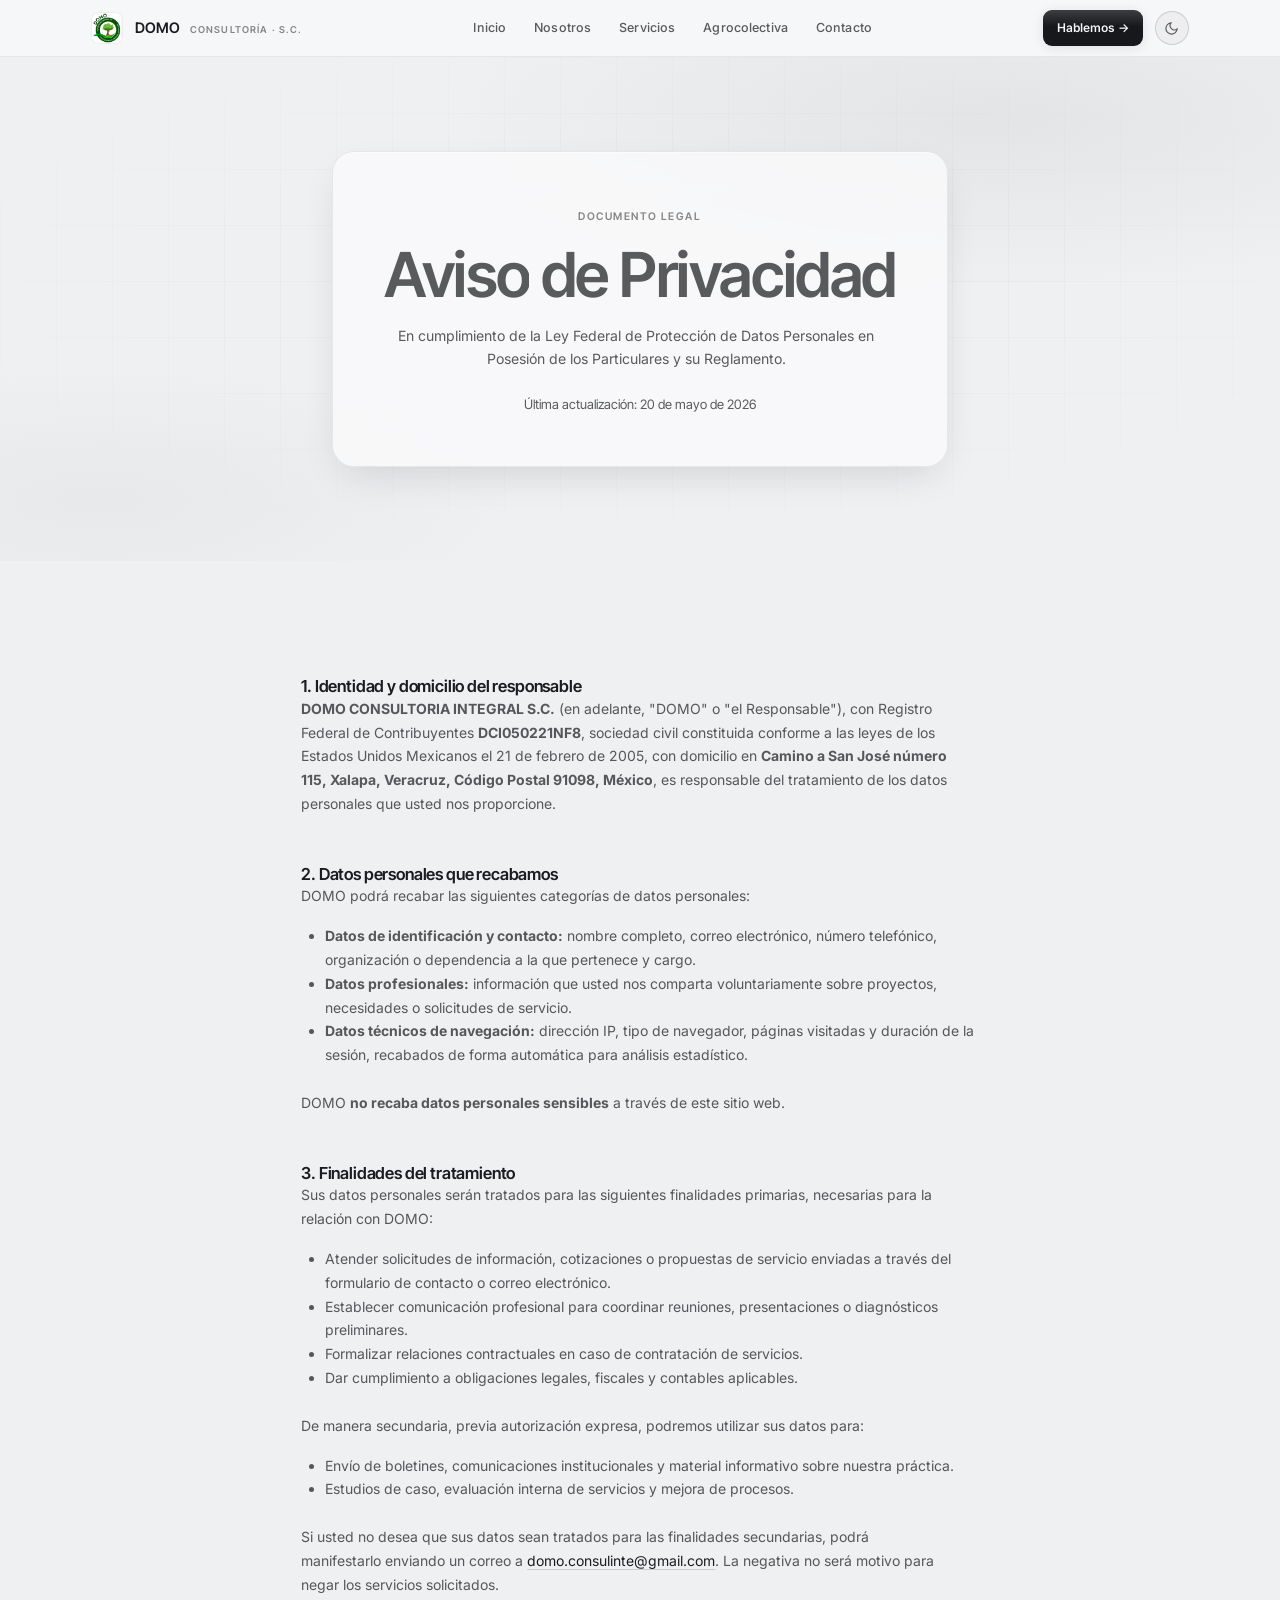
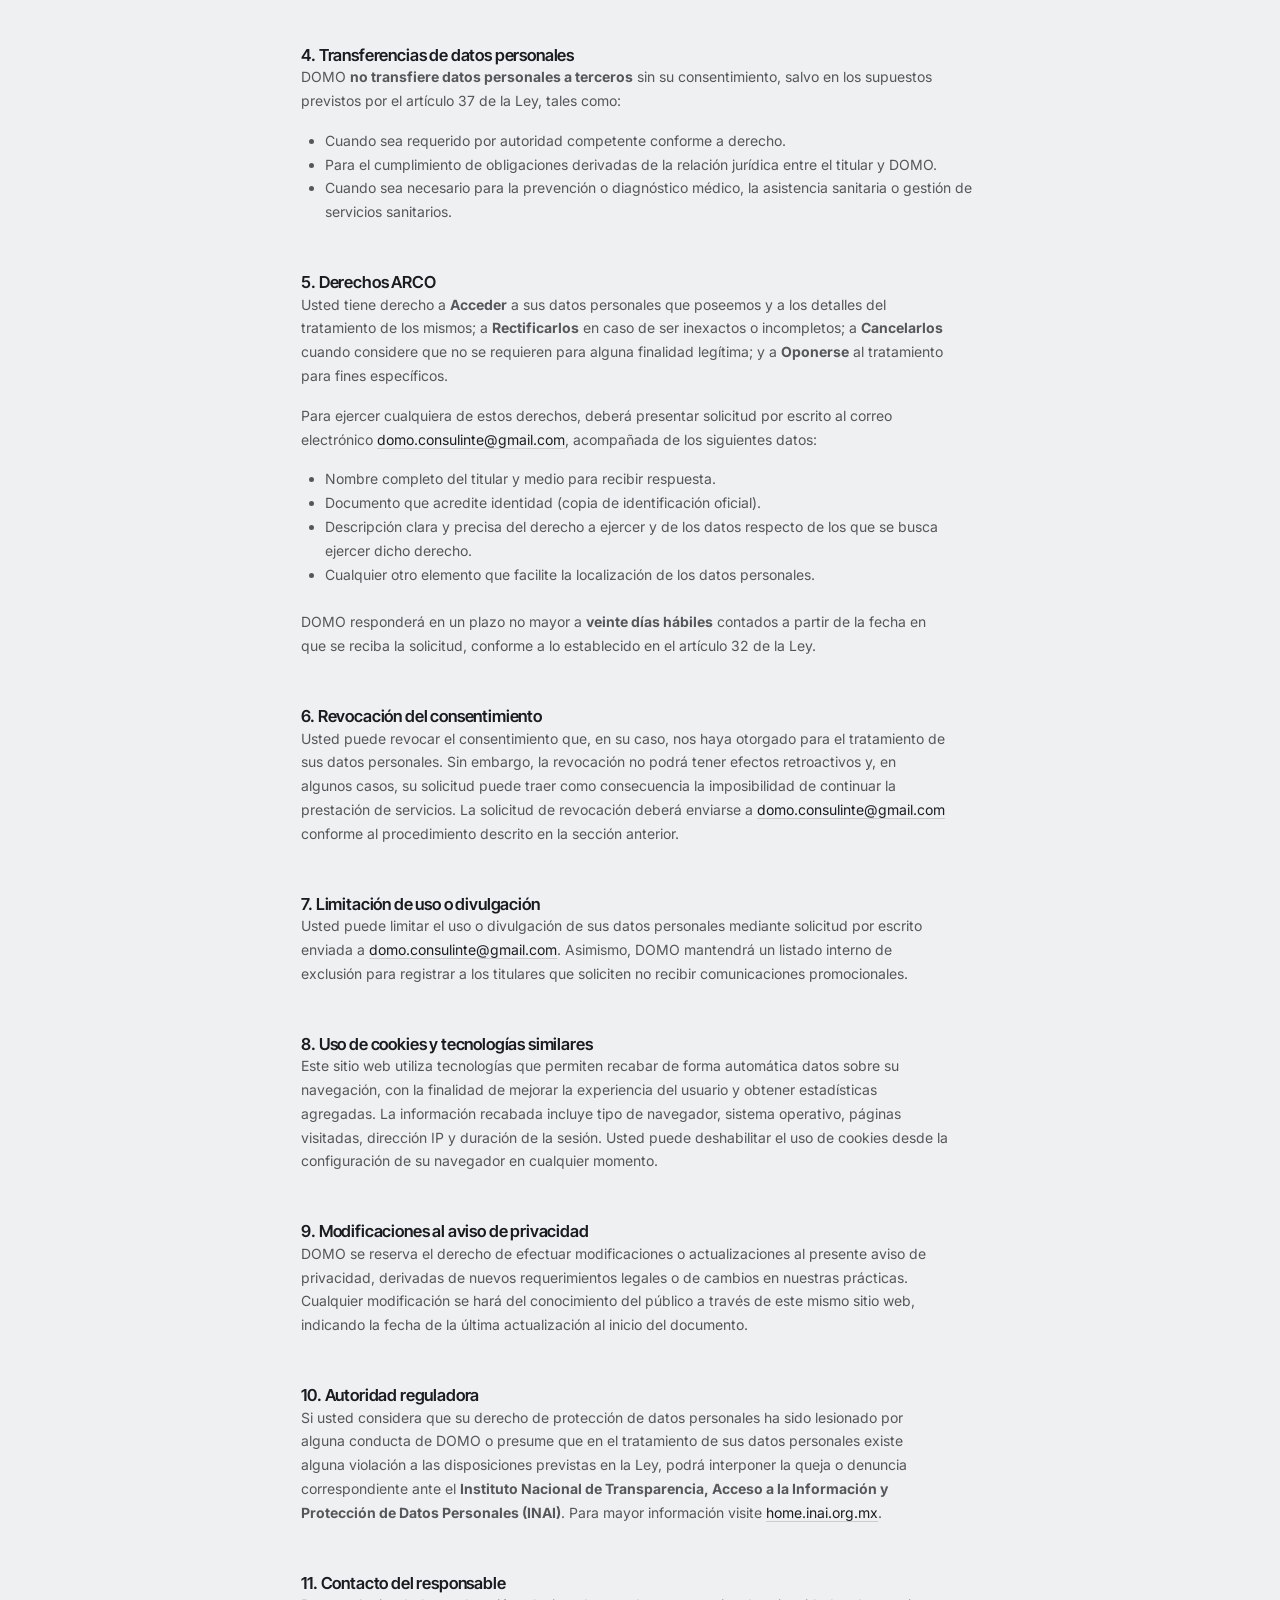
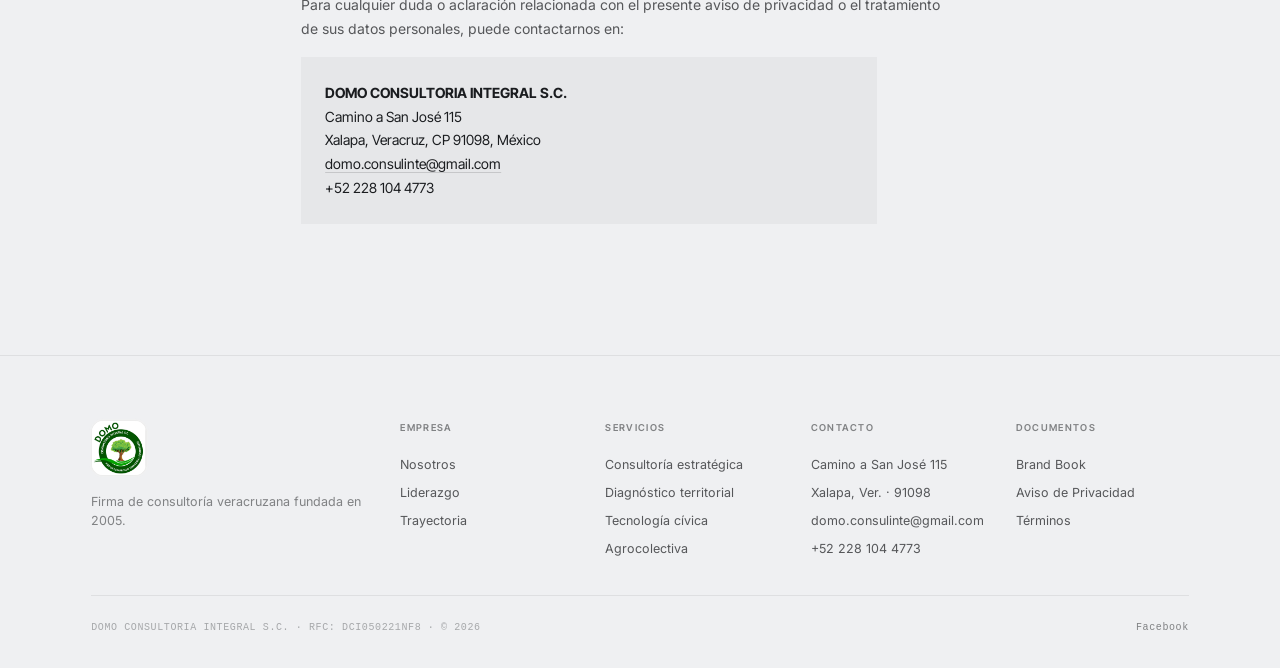
<file: aviso-de-privacidad.html>
<!doctype html>
<html lang="es-MX">
<head>
<meta charset="utf-8" />
<meta name="viewport" content="width=device-width,initial-scale=1" />
<meta name="color-scheme" content="light dark" />
<title>Aviso de Privacidad — DOMO Consultoría Integral S.C.</title>
<meta name="description" content="Aviso de privacidad integral en cumplimiento de la Ley Federal de Protección de Datos Personales en Posesión de los Particulares." />
<meta name="robots" content="index,follow" />
<link rel="canonical" href="https://www.domoci.com.mx/aviso-de-privacidad" />
<meta property="og:type" content="article" />
<meta property="og:title" content="Aviso de Privacidad — DOMO Consultoría Integral S.C." />
<meta property="og:locale" content="es_MX" />
<link rel="preconnect" href="https://fonts.googleapis.com" />
<link rel="preconnect" href="https://fonts.gstatic.com" crossorigin />
<link href="https://fonts.googleapis.com/css2?family=Inter:wght@400;500;600&family=Inter+Tight:wght@500;600;700&display=swap" rel="stylesheet" />
<link rel="stylesheet" href="./styles.css" />
<link rel="icon" type="image/x-icon" href="./favicon.ico" />
<link rel="icon" type="image/png" sizes="16x16" href="./favicon-16.png" />
<link rel="icon" type="image/png" sizes="32x32" href="./favicon-32.png" />
<link rel="apple-touch-icon" sizes="180x180" href="./apple-touch-icon.png" />
<link rel="manifest" href="./manifest.webmanifest" />
<meta name="theme-color" content="#eff0f2" />
<meta property="og:image" content="https://www.domoci.com.mx/og-default.jpg" />
<meta property="og:image:width" content="1200" />
<meta property="og:image:height" content="630" />
<meta property="og:image:alt" content="DOMO Consultoría Integral S.C. — Decisiones públicas, con método." />
<meta name="twitter:card" content="summary_large_image" />
<meta name="twitter:image" content="https://www.domoci.com.mx/og-default.jpg" />
</head>
<body>

<a class="skip-link" href="#main">Saltar al contenido principal</a>

<header class="head">
  <div class="wrap head__row">
    <a class="head__brand" href="./index.html" aria-label="DOMO — Inicio">
      <img src="./assets/domo-logo.jpg" alt="" width="800" height="798" />
      <span class="head__brand-text">
        <span class="head__brand-name">DOMO</span>
        <span class="head__brand-sub">Consultoría · S.C.</span>
      </span>
    </a>
    <nav class="head__nav" id="primaryNav" aria-label="Navegación principal">
      <a href="./index.html">Inicio</a>
      <a href="./nosotros.html">Nosotros</a>
      <a href="./servicios.html">Servicios</a>
      <a href="./agrocolectiva.html">Agrocolectiva</a>
      <a href="./contacto.html">Contacto</a>
      <a class="btn-cta nav-cta" href="./contacto.html">Hablemos →</a>
    </nav>
    <div class="head__tools">
      <button class="nav-toggle" id="navToggle" aria-label="Abrir menú" aria-expanded="false" aria-controls="primaryNav">
        <svg class="ic-open" viewBox="0 0 24 24" fill="none" stroke="currentColor" stroke-width="1.8" stroke-linecap="round" stroke-linejoin="round"><path d="M3 6h18M3 12h18M3 18h18"/></svg>
        <svg class="ic-close" viewBox="0 0 24 24" fill="none" stroke="currentColor" stroke-width="1.8" stroke-linecap="round" stroke-linejoin="round"><path d="M6 6l12 12M18 6 6 18"/></svg>
      </button>
      <a class="btn-cta" href="./contacto.html">Hablemos →</a>
      <button class="theme-btn" id="themeToggle" aria-label="Cambiar tema">
        <svg class="moon" viewBox="0 0 24 24" fill="none" stroke="currentColor" stroke-width="1.8"><path d="M21 12.79A9 9 0 1 1 11.21 3 7 7 0 0 0 21 12.79z"/></svg>
        <svg class="sun" viewBox="0 0 24 24" fill="none" stroke="currentColor" stroke-width="1.8"><circle cx="12" cy="12" r="4"/><path d="M12 2v2M12 20v2M4.93 4.93l1.41 1.41M17.66 17.66l1.41 1.41M2 12h2M20 12h2M4.93 19.07l1.41-1.41M17.66 6.34l1.41-1.41"/></svg>
      </button>
    </div>
  </div>
</header>

<main id="main">

  <section class="hero hero--center">
    <div class="hero__bg"></div>
    <div class="hero__grid-bg"></div>
    <div class="wrap" style="position: relative;">
      <div class="hero__inner" style="text-align:center;">
        <div style="max-width:760px;margin:0 auto;">
          <span class="eyebrow reveal reveal--1">Documento legal</span>
          <h1 class="h1 reveal reveal--2"><em>Aviso de Privacidad</em></h1>
          <p class="hero__lead reveal reveal--3">
            En cumplimiento de la Ley Federal de Protección de Datos Personales en Posesión de los Particulares y su Reglamento.
          </p>
          <p class="reveal reveal--4" style="font-family:var(--font-mono);font-size:13px;color:var(--fg-soft);margin-top:var(--s-5);">
            Última actualización: 20 de mayo de 2026
          </p>
        </div>
      </div>
    </div>
  </section>

  <section class="sec">
    <div class="wrap" style="max-width:780px;">
      <div class="body fade-in">

        <h2 class="h3" style="margin-top:0;">1. Identidad y domicilio del responsable</h2>
        <p>
          <strong>DOMO CONSULTORIA INTEGRAL S.C.</strong> (en adelante, "DOMO" o "el Responsable"), con Registro Federal de Contribuyentes <strong>DCI050221NF8</strong>, sociedad civil constituida conforme a las leyes de los Estados Unidos Mexicanos el 21 de febrero de 2005, con domicilio en <strong>Camino a San José número 115, Xalapa, Veracruz, Código Postal 91098, México</strong>, es responsable del tratamiento de los datos personales que usted nos proporcione.
        </p>

        <h2 class="h3" style="margin-top:var(--s-7);">2. Datos personales que recabamos</h2>
        <p>
          DOMO podrá recabar las siguientes categorías de datos personales:
        </p>
        <ul style="color:var(--fg-soft);line-height:1.7;margin-bottom:var(--s-5);padding-left:var(--s-5);">
          <li><strong>Datos de identificación y contacto:</strong> nombre completo, correo electrónico, número telefónico, organización o dependencia a la que pertenece y cargo.</li>
          <li><strong>Datos profesionales:</strong> información que usted nos comparta voluntariamente sobre proyectos, necesidades o solicitudes de servicio.</li>
          <li><strong>Datos técnicos de navegación:</strong> dirección IP, tipo de navegador, páginas visitadas y duración de la sesión, recabados de forma automática para análisis estadístico.</li>
        </ul>
        <p>
          DOMO <strong>no recaba datos personales sensibles</strong> a través de este sitio web.
        </p>

        <h2 class="h3" style="margin-top:var(--s-7);">3. Finalidades del tratamiento</h2>
        <p>Sus datos personales serán tratados para las siguientes finalidades primarias, necesarias para la relación con DOMO:</p>
        <ul style="color:var(--fg-soft);line-height:1.7;margin-bottom:var(--s-5);padding-left:var(--s-5);">
          <li>Atender solicitudes de información, cotizaciones o propuestas de servicio enviadas a través del formulario de contacto o correo electrónico.</li>
          <li>Establecer comunicación profesional para coordinar reuniones, presentaciones o diagnósticos preliminares.</li>
          <li>Formalizar relaciones contractuales en caso de contratación de servicios.</li>
          <li>Dar cumplimiento a obligaciones legales, fiscales y contables aplicables.</li>
        </ul>
        <p>De manera secundaria, previa autorización expresa, podremos utilizar sus datos para:</p>
        <ul style="color:var(--fg-soft);line-height:1.7;margin-bottom:var(--s-5);padding-left:var(--s-5);">
          <li>Envío de boletines, comunicaciones institucionales y material informativo sobre nuestra práctica.</li>
          <li>Estudios de caso, evaluación interna de servicios y mejora de procesos.</li>
        </ul>
        <p>
          Si usted no desea que sus datos sean tratados para las finalidades secundarias, podrá manifestarlo enviando un correo a <a href="mailto:domo.consulinte@gmail.com">domo.consulinte@gmail.com</a>. La negativa no será motivo para negar los servicios solicitados.
        </p>

        <h2 class="h3" style="margin-top:var(--s-7);">4. Transferencias de datos personales</h2>
        <p>
          DOMO <strong>no transfiere datos personales a terceros</strong> sin su consentimiento, salvo en los supuestos previstos por el artículo 37 de la Ley, tales como:
        </p>
        <ul style="color:var(--fg-soft);line-height:1.7;margin-bottom:var(--s-5);padding-left:var(--s-5);">
          <li>Cuando sea requerido por autoridad competente conforme a derecho.</li>
          <li>Para el cumplimiento de obligaciones derivadas de la relación jurídica entre el titular y DOMO.</li>
          <li>Cuando sea necesario para la prevención o diagnóstico médico, la asistencia sanitaria o gestión de servicios sanitarios.</li>
        </ul>

        <h2 class="h3" style="margin-top:var(--s-7);">5. Derechos ARCO</h2>
        <p>
          Usted tiene derecho a <strong>Acceder</strong> a sus datos personales que poseemos y a los detalles del tratamiento de los mismos; a <strong>Rectificarlos</strong> en caso de ser inexactos o incompletos; a <strong>Cancelarlos</strong> cuando considere que no se requieren para alguna finalidad legítima; y a <strong>Oponerse</strong> al tratamiento para fines específicos.
        </p>
        <p>
          Para ejercer cualquiera de estos derechos, deberá presentar solicitud por escrito al correo electrónico <a href="mailto:domo.consulinte@gmail.com">domo.consulinte@gmail.com</a>, acompañada de los siguientes datos:
        </p>
        <ul style="color:var(--fg-soft);line-height:1.7;margin-bottom:var(--s-5);padding-left:var(--s-5);">
          <li>Nombre completo del titular y medio para recibir respuesta.</li>
          <li>Documento que acredite identidad (copia de identificación oficial).</li>
          <li>Descripción clara y precisa del derecho a ejercer y de los datos respecto de los que se busca ejercer dicho derecho.</li>
          <li>Cualquier otro elemento que facilite la localización de los datos personales.</li>
        </ul>
        <p>
          DOMO responderá en un plazo no mayor a <strong>veinte días hábiles</strong> contados a partir de la fecha en que se reciba la solicitud, conforme a lo establecido en el artículo 32 de la Ley.
        </p>

        <h2 class="h3" style="margin-top:var(--s-7);">6. Revocación del consentimiento</h2>
        <p>
          Usted puede revocar el consentimiento que, en su caso, nos haya otorgado para el tratamiento de sus datos personales. Sin embargo, la revocación no podrá tener efectos retroactivos y, en algunos casos, su solicitud puede traer como consecuencia la imposibilidad de continuar la prestación de servicios. La solicitud de revocación deberá enviarse a <a href="mailto:domo.consulinte@gmail.com">domo.consulinte@gmail.com</a> conforme al procedimiento descrito en la sección anterior.
        </p>

        <h2 class="h3" style="margin-top:var(--s-7);">7. Limitación de uso o divulgación</h2>
        <p>
          Usted puede limitar el uso o divulgación de sus datos personales mediante solicitud por escrito enviada a <a href="mailto:domo.consulinte@gmail.com">domo.consulinte@gmail.com</a>. Asimismo, DOMO mantendrá un listado interno de exclusión para registrar a los titulares que soliciten no recibir comunicaciones promocionales.
        </p>

        <h2 class="h3" style="margin-top:var(--s-7);">8. Uso de cookies y tecnologías similares</h2>
        <p>
          Este sitio web utiliza tecnologías que permiten recabar de forma automática datos sobre su navegación, con la finalidad de mejorar la experiencia del usuario y obtener estadísticas agregadas. La información recabada incluye tipo de navegador, sistema operativo, páginas visitadas, dirección IP y duración de la sesión. Usted puede deshabilitar el uso de cookies desde la configuración de su navegador en cualquier momento.
        </p>

        <h2 class="h3" style="margin-top:var(--s-7);">9. Modificaciones al aviso de privacidad</h2>
        <p>
          DOMO se reserva el derecho de efectuar modificaciones o actualizaciones al presente aviso de privacidad, derivadas de nuevos requerimientos legales o de cambios en nuestras prácticas. Cualquier modificación se hará del conocimiento del público a través de este mismo sitio web, indicando la fecha de la última actualización al inicio del documento.
        </p>

        <h2 class="h3" style="margin-top:var(--s-7);">10. Autoridad reguladora</h2>
        <p>
          Si usted considera que su derecho de protección de datos personales ha sido lesionado por alguna conducta de DOMO o presume que en el tratamiento de sus datos personales existe alguna violación a las disposiciones previstas en la Ley, podrá interponer la queja o denuncia correspondiente ante el <strong>Instituto Nacional de Transparencia, Acceso a la Información y Protección de Datos Personales (INAI)</strong>. Para mayor información visite <a href="https://home.inai.org.mx" target="_blank" rel="noopener">home.inai.org.mx</a>.
        </p>

        <h2 class="h3" style="margin-top:var(--s-7);">11. Contacto del responsable</h2>
        <p>
          Para cualquier duda o aclaración relacionada con el presente aviso de privacidad o el tratamiento de sus datos personales, puede contactarnos en:
        </p>
        <p style="font-family:var(--font-mono);font-size:14px;color:var(--fg);background:var(--surface);padding:var(--s-5);border-left:3px solid var(--brand);margin-top:var(--s-4);">
          <strong>DOMO CONSULTORIA INTEGRAL S.C.</strong><br />
          Camino a San José 115<br />
          Xalapa, Veracruz, CP 91098, México<br />
          <a href="mailto:domo.consulinte@gmail.com">domo.consulinte@gmail.com</a><br />
          +52 228 104 4773
        </p>

      </div>
    </div>
  </section>

</main>

<footer class="foot">
  <div class="wrap">
    <div class="foot__top">
      <div class="foot__brand">
        <img src="./assets/domo-logo.jpg" alt="DOMO" width="800" height="798" style="height:56px;width:auto;filter:drop-shadow(0 0 1px rgba(251,248,240,0.4));" />
        <p class="foot__brand-tag">Firma de consultoría veracruzana fundada en 2005.</p>
      </div>
      <div class="foot__col"><h5>Empresa</h5><a href="./nosotros.html">Nosotros</a><a href="./nosotros.html#liderazgo">Liderazgo</a><a href="./nosotros.html#trayectoria">Trayectoria</a></div>
      <div class="foot__col"><h5>Servicios</h5><a href="./servicios.html#consultoria">Consultoría estratégica</a><a href="./servicios.html#diagnostico">Diagnóstico territorial</a><a href="./servicios.html#tecnologia">Tecnología cívica</a><a href="./agrocolectiva.html">Agrocolectiva</a></div>
      <div class="foot__col"><h5>Contacto</h5><span>Camino a San José 115</span><span>Xalapa, Ver. · 91098</span><a href="mailto:domo.consulinte@gmail.com">domo.consulinte@gmail.com</a><a href="tel:+522281044773">+52 228 104 4773</a></div>
      <div class="foot__col"><h5>Documentos</h5><a href="./brand/brand-book.html">Brand Book</a><a href="./aviso-de-privacidad.html">Aviso de Privacidad</a><a href="./terminos.html">Términos</a></div>
    </div>
    <div class="foot__bottom">
      <span>DOMO CONSULTORIA INTEGRAL S.C. · RFC: DCI050221NF8 · © 2026</span>
      <span><a href="https://www.facebook.com/profile.php?id=100063989135676">Facebook</a></span>
    </div>
  </div>
</footer>

<script>
  (function() {
    var btn = document.getElementById('themeToggle'); var root = document.documentElement;
    if (localStorage.getItem('domo-theme') === 'dark') root.setAttribute('data-theme', 'dark');
    btn && btn.addEventListener('click', function() {
      var n = root.getAttribute('data-theme') === 'dark' ? 'light' : 'dark';
      if (n === 'dark') root.setAttribute('data-theme', 'dark'); else root.removeAttribute('data-theme');
      localStorage.setItem('domo-theme', n);
    });
  })();
  (function() {
    if (!('IntersectionObserver' in window)) return;
    var obs = new IntersectionObserver(function(es) { es.forEach(function(e) { if (e.isIntersecting) { e.target.classList.add('is-visible'); obs.unobserve(e.target); } }); }, { threshold: 0.12, rootMargin: '0px 0px -8% 0px' });
    document.querySelectorAll('.fade-in').forEach(function(el) { obs.observe(el); });
  })();
</script>

<script src="./anims.js" defer></script>

<script>
  // Menú móvil (hamburguesa)
  (function(){
    var head=document.querySelector('.head');
    var btn=document.getElementById('navToggle');
    if(!head||!btn) return;
    function setOpen(o){head.classList.toggle('menu-open',o);btn.setAttribute('aria-expanded',o?'true':'false');btn.setAttribute('aria-label',o?'Cerrar menú':'Abrir menú');}
    btn.addEventListener('click',function(){setOpen(!head.classList.contains('menu-open'));});
    document.querySelectorAll('.head__nav a').forEach(function(a){a.addEventListener('click',function(){setOpen(false);});});
    window.addEventListener('resize',function(){if(window.innerWidth>920)setOpen(false);});
  })();
</script>
</body>
</html>
</file>
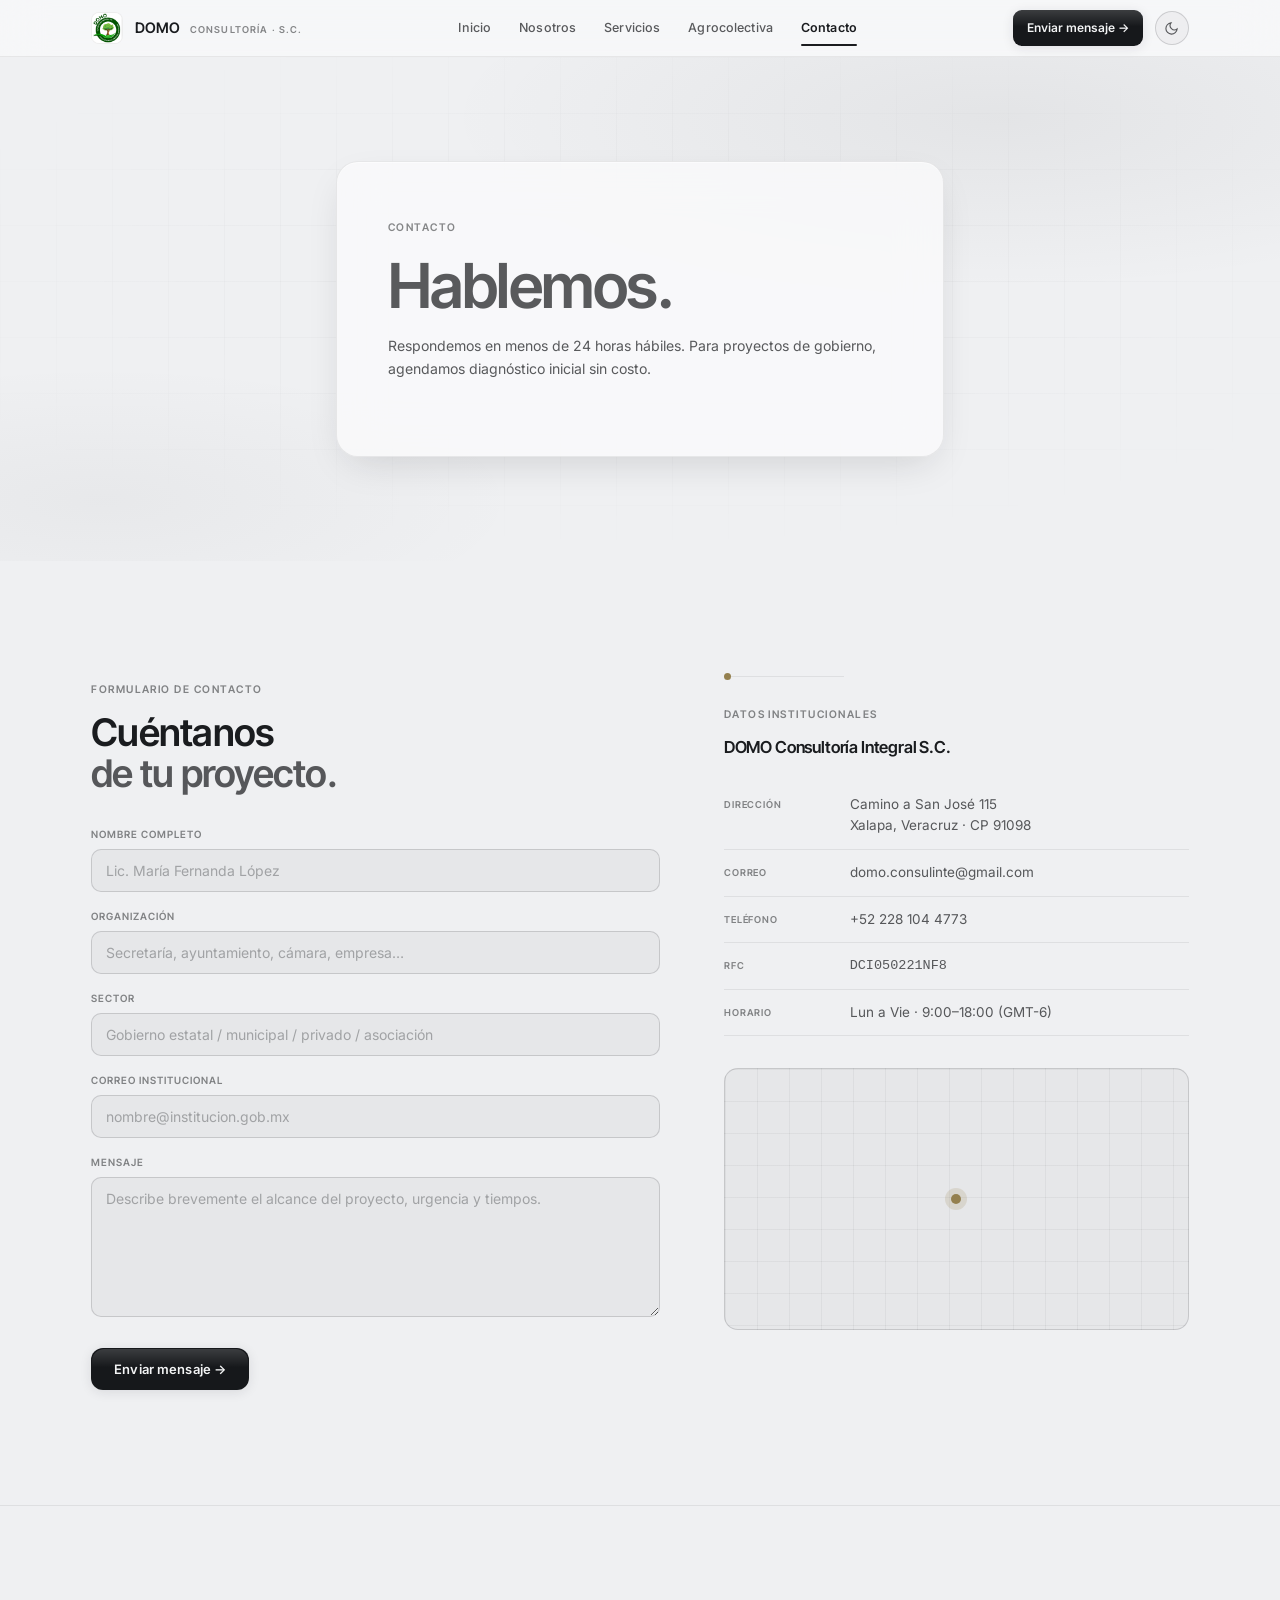
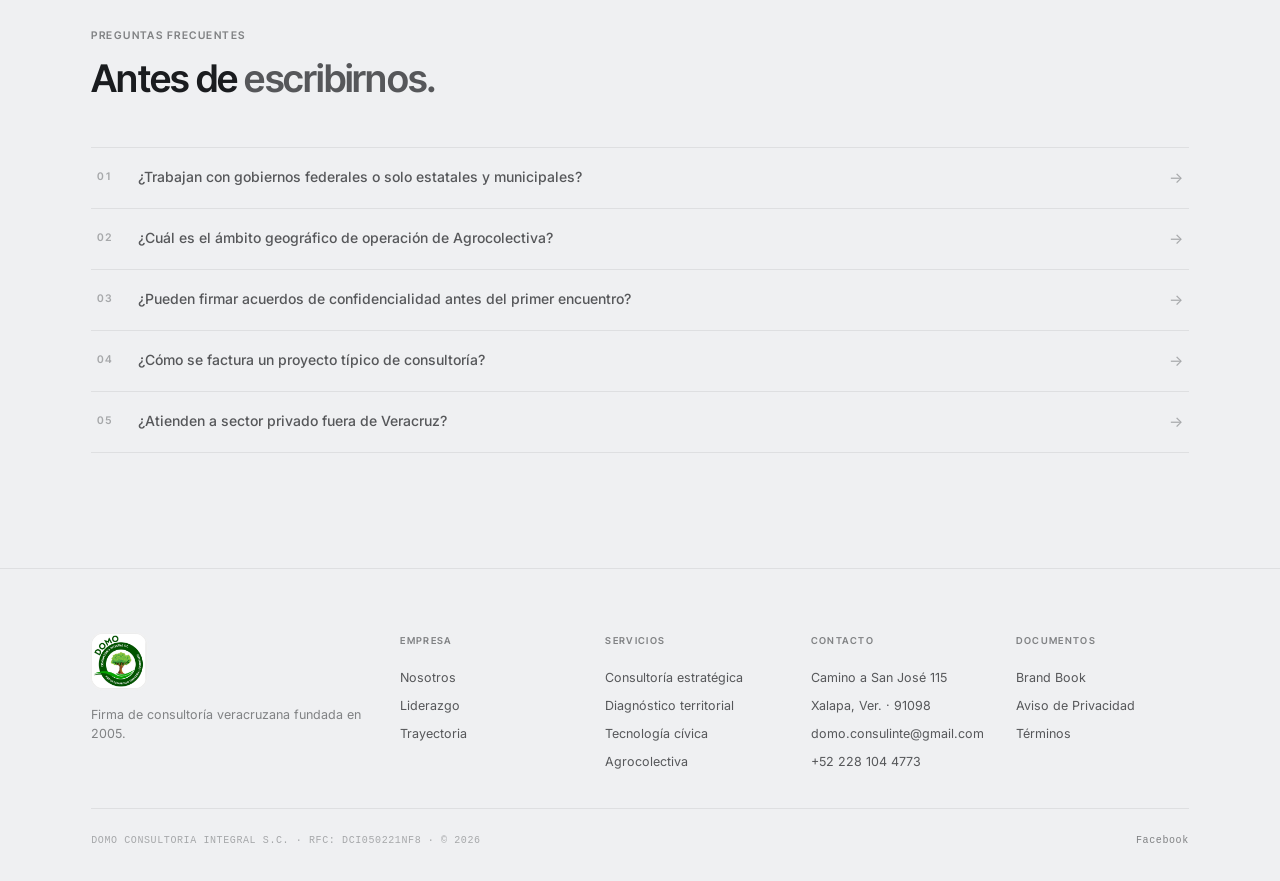
<file: contacto.html>
<!doctype html>
<html lang="es-MX">
<head>
<meta charset="utf-8" />
<meta name="viewport" content="width=device-width,initial-scale=1" />
<meta name="color-scheme" content="light dark" />
<title>Contacto — DOMO Consultoría Integral S.C.</title>
<meta name="description" content="Camino a San José 115, Xalapa, Veracruz · domo.consulinte@gmail.com · +52 228 104 4773" />
<link rel="canonical" href="https://www.domoci.com.mx/contacto" />
<meta property="og:type" content="website" />
<meta property="og:title" content="Contacto — DOMO Consultoría Integral S.C." />
<meta property="og:locale" content="es_MX" />
<link rel="preconnect" href="https://fonts.googleapis.com" />
<link rel="preconnect" href="https://fonts.gstatic.com" crossorigin />
<link href="https://fonts.googleapis.com/css2?family=Inter:wght@400;500;600&family=Inter+Tight:wght@500;600;700&display=swap" rel="stylesheet" />
<link rel="stylesheet" href="./styles.css" />
<link rel="icon" type="image/x-icon" href="./favicon.ico" />
<link rel="icon" type="image/png" sizes="16x16" href="./favicon-16.png" />
<link rel="icon" type="image/png" sizes="32x32" href="./favicon-32.png" />
<link rel="apple-touch-icon" sizes="180x180" href="./apple-touch-icon.png" />
<link rel="manifest" href="./manifest.webmanifest" />
<meta name="theme-color" content="#eff0f2" />
<meta property="og:image" content="https://www.domoci.com.mx/og-default.jpg" />
<meta property="og:image:width" content="1200" />
<meta property="og:image:height" content="630" />
<meta property="og:image:alt" content="DOMO Consultoría Integral S.C. — Decisiones públicas, con método." />
<meta name="twitter:card" content="summary_large_image" />
<meta name="twitter:image" content="https://www.domoci.com.mx/og-default.jpg" />
</head>
<body>

<a class="skip-link" href="#main">Saltar al contenido principal</a>

<header class="head">
  <div class="wrap head__row">
    <a class="head__brand" href="./index.html" aria-label="DOMO — Inicio">
      <img src="./assets/domo-logo.jpg" alt="" width="800" height="798" />
      <span class="head__brand-text">
        <span class="head__brand-name">DOMO</span>
        <span class="head__brand-sub">Consultoría · S.C.</span>
      </span>
    </a>
    <nav class="head__nav" id="primaryNav" aria-label="Navegación principal">
      <a href="./index.html">Inicio</a>
      <a href="./nosotros.html">Nosotros</a>
      <a href="./servicios.html">Servicios</a>
      <a href="./agrocolectiva.html">Agrocolectiva</a>
      <a href="./contacto.html" class="is-active">Contacto</a>
      <a class="btn-cta nav-cta" href="./contacto.html">Hablemos →</a>
    </nav>
    <div class="head__tools">
      <button class="nav-toggle" id="navToggle" aria-label="Abrir menú" aria-expanded="false" aria-controls="primaryNav">
        <svg class="ic-open" viewBox="0 0 24 24" fill="none" stroke="currentColor" stroke-width="1.8" stroke-linecap="round" stroke-linejoin="round"><path d="M3 6h18M3 12h18M3 18h18"/></svg>
        <svg class="ic-close" viewBox="0 0 24 24" fill="none" stroke="currentColor" stroke-width="1.8" stroke-linecap="round" stroke-linejoin="round"><path d="M6 6l12 12M18 6 6 18"/></svg>
      </button>
      <a class="btn-cta" href="#form">Enviar mensaje →</a>
      <button class="theme-btn" id="themeToggle" aria-label="Cambiar tema">
        <svg class="moon" viewBox="0 0 24 24" fill="none" stroke="currentColor" stroke-width="1.8"><path d="M21 12.79A9 9 0 1 1 11.21 3 7 7 0 0 0 21 12.79z"/></svg>
        <svg class="sun" viewBox="0 0 24 24" fill="none" stroke="currentColor" stroke-width="1.8"><circle cx="12" cy="12" r="4"/><path d="M12 2v2M12 20v2M4.93 4.93l1.41 1.41M17.66 17.66l1.41 1.41M2 12h2M20 12h2M4.93 19.07l1.41-1.41M17.66 6.34l1.41-1.41"/></svg>
      </button>
    </div>
  </div>
</header>

<main id="main">

  <!-- Hero sobrio -->
  <section class="hero hero--center">
    <div class="hero__bg"></div>
    <div class="hero__grid-bg"></div>
    <div class="wrap" style="position: relative;">
      <div class="hero__inner">
        <div>
          <span class="eyebrow reveal reveal--1">Contacto</span>
          <h1 class="h1 reveal reveal--2"><em>Hablemos.</em></h1>
          <p class="hero__lead reveal reveal--3">
            Respondemos en menos de 24 horas hábiles. Para proyectos de gobierno, agendamos diagnóstico inicial sin costo.
          </p>
        </div>
      </div>
    </div>
  </section>

  <!-- Form + datos -->
  <section class="sec" id="form">
    <div class="wrap">
      <div class="contact-grid fade-in">
        <!-- Form -->
        <form id="contact-form" action="/api/contact" method="post" novalidate>
          <div style="margin-bottom: var(--s-6);">
            <span class="eyebrow">Formulario de contacto</span>
            <h2 class="h2" style="margin-top: var(--s-3);">Cuéntanos<br><em>de tu proyecto.</em></h2>
          </div>

          <!-- Honeypot anti-spam (debe quedar vacío) -->
          <div style="position:absolute;left:-9999px;width:1px;height:1px;overflow:hidden;" aria-hidden="true">
            <label for="f-website">No llenes este campo</label>
            <input id="f-website" name="website" type="text" tabindex="-1" autocomplete="off" />
          </div>

          <div class="field">
            <label class="field__label" for="f-name">Nombre completo</label>
            <input class="input" id="f-name" name="name" type="text" placeholder="Lic. María Fernanda López" required maxlength="120" />
          </div>
          <div class="field">
            <label class="field__label" for="f-org">Organización</label>
            <input class="input" id="f-org" name="organization" type="text" placeholder="Secretaría, ayuntamiento, cámara, empresa…" required maxlength="160" />
          </div>
          <div class="field">
            <label class="field__label" for="f-sector">Sector</label>
            <input class="input" id="f-sector" name="sector" type="text" placeholder="Gobierno estatal / municipal / privado / asociación" maxlength="80" />
          </div>
          <div class="field">
            <label class="field__label" for="f-email">Correo institucional</label>
            <input class="input" id="f-email" name="email" type="email" placeholder="nombre@institucion.gob.mx" required maxlength="160" />
          </div>
          <div class="field">
            <label class="field__label" for="f-msg">Mensaje</label>
            <textarea class="textarea" id="f-msg" name="message" placeholder="Describe brevemente el alcance del proyecto, urgencia y tiempos." required maxlength="4000"></textarea>
          </div>

          <div style="display: flex; align-items: center; gap: var(--s-4); margin-top: var(--s-5); flex-wrap: wrap;">
            <button class="btn btn--primary" type="submit" id="contact-submit">Enviar mensaje →</button>
            <span class="form-status" id="contact-status" role="status" aria-live="polite" style="font-family: var(--font-mono); font-size: 11px; letter-spacing: 0.16em; text-transform: uppercase; color: var(--fg-soft);"></span>
          </div>
          <p id="contact-fallback" style="display:none;font-size:13px;color:var(--fg-soft);margin-top:var(--s-4);">
            Si el envío falla, escríbenos directamente a <a href="mailto:domo.consulinte@gmail.com">domo.consulinte@gmail.com</a>.
          </p>
        </form>

        <!-- Datos -->
        <div>
          <div class="rule rule--short" style="margin: 0 0 var(--s-5) 0; justify-content: flex-start;">
            <span class="rule__dot" style="margin-left: 0;"></span>
          </div>
          <span class="eyebrow">Datos institucionales</span>
          <h3 class="h3" style="margin: var(--s-3) 0 var(--s-5);">DOMO Consultoría Integral S.C.</h3>

          <div class="dato-row"><b>Dirección</b><span>Camino a San José 115<br>Xalapa, Veracruz · CP 91098</span></div>
          <div class="dato-row"><b>Correo</b><a href="mailto:domo.consulinte@gmail.com">domo.consulinte@gmail.com</a></div>
          <div class="dato-row"><b>Teléfono</b><a href="tel:+522281044773">+52 228 104 4773</a></div>
          <div class="dato-row"><b>RFC</b><span style="font-family: var(--mono);">DCI050221NF8</span></div>
          <div class="dato-row"><b>Horario</b><span>Lun a Vie · 9:00–18:00 (GMT-6)</span></div>

          <div class="map" aria-label="Mapa de ubicación"></div>
        </div>
      </div>
    </div>
  </section>

  <!-- FAQ -->
  <section class="sec sec--surface">
    <div class="wrap">
      <div style="max-width: 720px; margin-bottom: var(--s-7);" class="fade-in">
        <span class="eyebrow">Preguntas frecuentes</span>
        <h2 class="h2" style="margin-top: var(--s-3);">Antes de <em>escribirnos.</em></h2>
      </div>

      <div class="faq fade-in">
        <div class="faq__item">
          <span class="faq__num">01</span>
          <span class="faq__q">¿Trabajan con gobiernos federales o solo estatales y municipales?</span>
          <span class="faq__arrow">→</span>
        </div>
        <div class="faq__item">
          <span class="faq__num">02</span>
          <span class="faq__q">¿Cuál es el ámbito geográfico de operación de Agrocolectiva?</span>
          <span class="faq__arrow">→</span>
        </div>
        <div class="faq__item">
          <span class="faq__num">03</span>
          <span class="faq__q">¿Pueden firmar acuerdos de confidencialidad antes del primer encuentro?</span>
          <span class="faq__arrow">→</span>
        </div>
        <div class="faq__item">
          <span class="faq__num">04</span>
          <span class="faq__q">¿Cómo se factura un proyecto típico de consultoría?</span>
          <span class="faq__arrow">→</span>
        </div>
        <div class="faq__item">
          <span class="faq__num">05</span>
          <span class="faq__q">¿Atienden a sector privado fuera de Veracruz?</span>
          <span class="faq__arrow">→</span>
        </div>
      </div>
    </div>
  </section>

</main>

<footer class="foot">
  <div class="wrap">
    <div class="foot__top">
      <div class="foot__brand">
        <img src="./assets/domo-logo.jpg" alt="DOMO" width="800" height="798" style="height:56px;width:auto;filter:drop-shadow(0 0 1px rgba(251,248,240,0.4));" />
        <p class="foot__brand-tag">Firma de consultoría veracruzana fundada en 2005.</p>
      </div>
      <div class="foot__col"><h5>Empresa</h5><a href="./nosotros.html">Nosotros</a><a href="./nosotros.html#liderazgo">Liderazgo</a><a href="./nosotros.html#trayectoria">Trayectoria</a></div>
      <div class="foot__col"><h5>Servicios</h5><a href="./servicios.html#consultoria">Consultoría estratégica</a><a href="./servicios.html#diagnostico">Diagnóstico territorial</a><a href="./servicios.html#tecnologia">Tecnología cívica</a><a href="./agrocolectiva.html">Agrocolectiva</a></div>
      <div class="foot__col"><h5>Contacto</h5><span>Camino a San José 115</span><span>Xalapa, Ver. · 91098</span><a href="mailto:domo.consulinte@gmail.com">domo.consulinte@gmail.com</a><a href="tel:+522281044773">+52 228 104 4773</a></div>
      <div class="foot__col"><h5>Documentos</h5><a href="./brand/brand-book.html">Brand Book</a><a href="./aviso-de-privacidad.html">Aviso de Privacidad</a><a href="./terminos.html">Términos</a></div>
    </div>
    <div class="foot__bottom">
      <span>DOMO CONSULTORIA INTEGRAL S.C. · RFC: DCI050221NF8 · © 2026</span>
      <span><a href="https://www.facebook.com/profile.php?id=100063989135676">Facebook</a></span>
    </div>
  </div>
</footer>

<script>
  (function() {
    var btn = document.getElementById('themeToggle'); var root = document.documentElement;
    if (localStorage.getItem('domo-theme') === 'dark') root.setAttribute('data-theme', 'dark');
    btn && btn.addEventListener('click', function() {
      var n = root.getAttribute('data-theme') === 'dark' ? 'light' : 'dark';
      if (n === 'dark') root.setAttribute('data-theme', 'dark'); else root.removeAttribute('data-theme');
      localStorage.setItem('domo-theme', n);
    });
  })();
  (function() {
    if (!('IntersectionObserver' in window)) return;
    var obs = new IntersectionObserver(function(es) { es.forEach(function(e) { if (e.isIntersecting) { e.target.classList.add('is-visible'); obs.unobserve(e.target); } }); }, { threshold: 0.12, rootMargin: '0px 0px -8% 0px' });
    document.querySelectorAll('.fade-in').forEach(function(el) { obs.observe(el); });
  })();

  // Contact form — progressive enhancement
  (function() {
    var form = document.getElementById('contact-form');
    if (!form) return;
    var btn = document.getElementById('contact-submit');
    var status = document.getElementById('contact-status');
    var fallback = document.getElementById('contact-fallback');

    function setStatus(text, color) {
      if (!status) return;
      status.textContent = text;
      status.style.color = color || 'var(--fg-soft)';
    }

    form.addEventListener('submit', async function(e) {
      e.preventDefault();
      if (!form.reportValidity()) return;

      var url = new URL(window.location.href);
      if (url.searchParams.get('ok') === '1') {
        url.searchParams.delete('ok');
        history.replaceState(null, '', url.toString());
      }

      btn.disabled = true;
      var originalLabel = btn.textContent;
      btn.textContent = 'Enviando…';
      setStatus('— Procesando envío', 'var(--fg-soft)');
      fallback.style.display = 'none';

      try {
        var fd = new FormData(form);
        var res = await fetch(form.action, {
          method: 'POST',
          body: fd,
          headers: { 'Accept': 'application/json' }
        });
        if (res.ok) {
          form.reset();
          btn.textContent = 'Enviado ✓';
          setStatus('— Mensaje recibido. Respondemos en 24h.', 'var(--state-ok)');
          return;
        }
        if (res.status === 503) {
          throw new Error('email-service-not-configured');
        }
        var data = {};
        try { data = await res.json(); } catch (_) {}
        throw new Error(data.error || ('http-' + res.status));
      } catch (err) {
        btn.disabled = false;
        btn.textContent = originalLabel;
        setStatus('— No se pudo enviar. Intenta de nuevo o escribe directamente.', 'var(--state-err, #B91C1C)');
        fallback.style.display = 'block';
        console.warn('[contact-form]', err);
      }
    });

    // Si el server-side redirige a ?ok=1 (sin JS), mostramos confirmación
    if (new URL(window.location.href).searchParams.get('ok') === '1') {
      form.reset();
      btn.disabled = true;
      btn.textContent = 'Enviado ✓';
      setStatus('— Mensaje recibido. Respondemos en 24h.', 'var(--state-ok)');
    }
  })();
</script>

<script src="./anims.js" defer></script>

<script>
  // Menú móvil (hamburguesa)
  (function(){
    var head=document.querySelector('.head');
    var btn=document.getElementById('navToggle');
    if(!head||!btn) return;
    function setOpen(o){head.classList.toggle('menu-open',o);btn.setAttribute('aria-expanded',o?'true':'false');btn.setAttribute('aria-label',o?'Cerrar menú':'Abrir menú');}
    btn.addEventListener('click',function(){setOpen(!head.classList.contains('menu-open'));});
    document.querySelectorAll('.head__nav a').forEach(function(a){a.addEventListener('click',function(){setOpen(false);});});
    window.addEventListener('resize',function(){if(window.innerWidth>920)setOpen(false);});
  })();
</script>
</body>
</html>
</file>
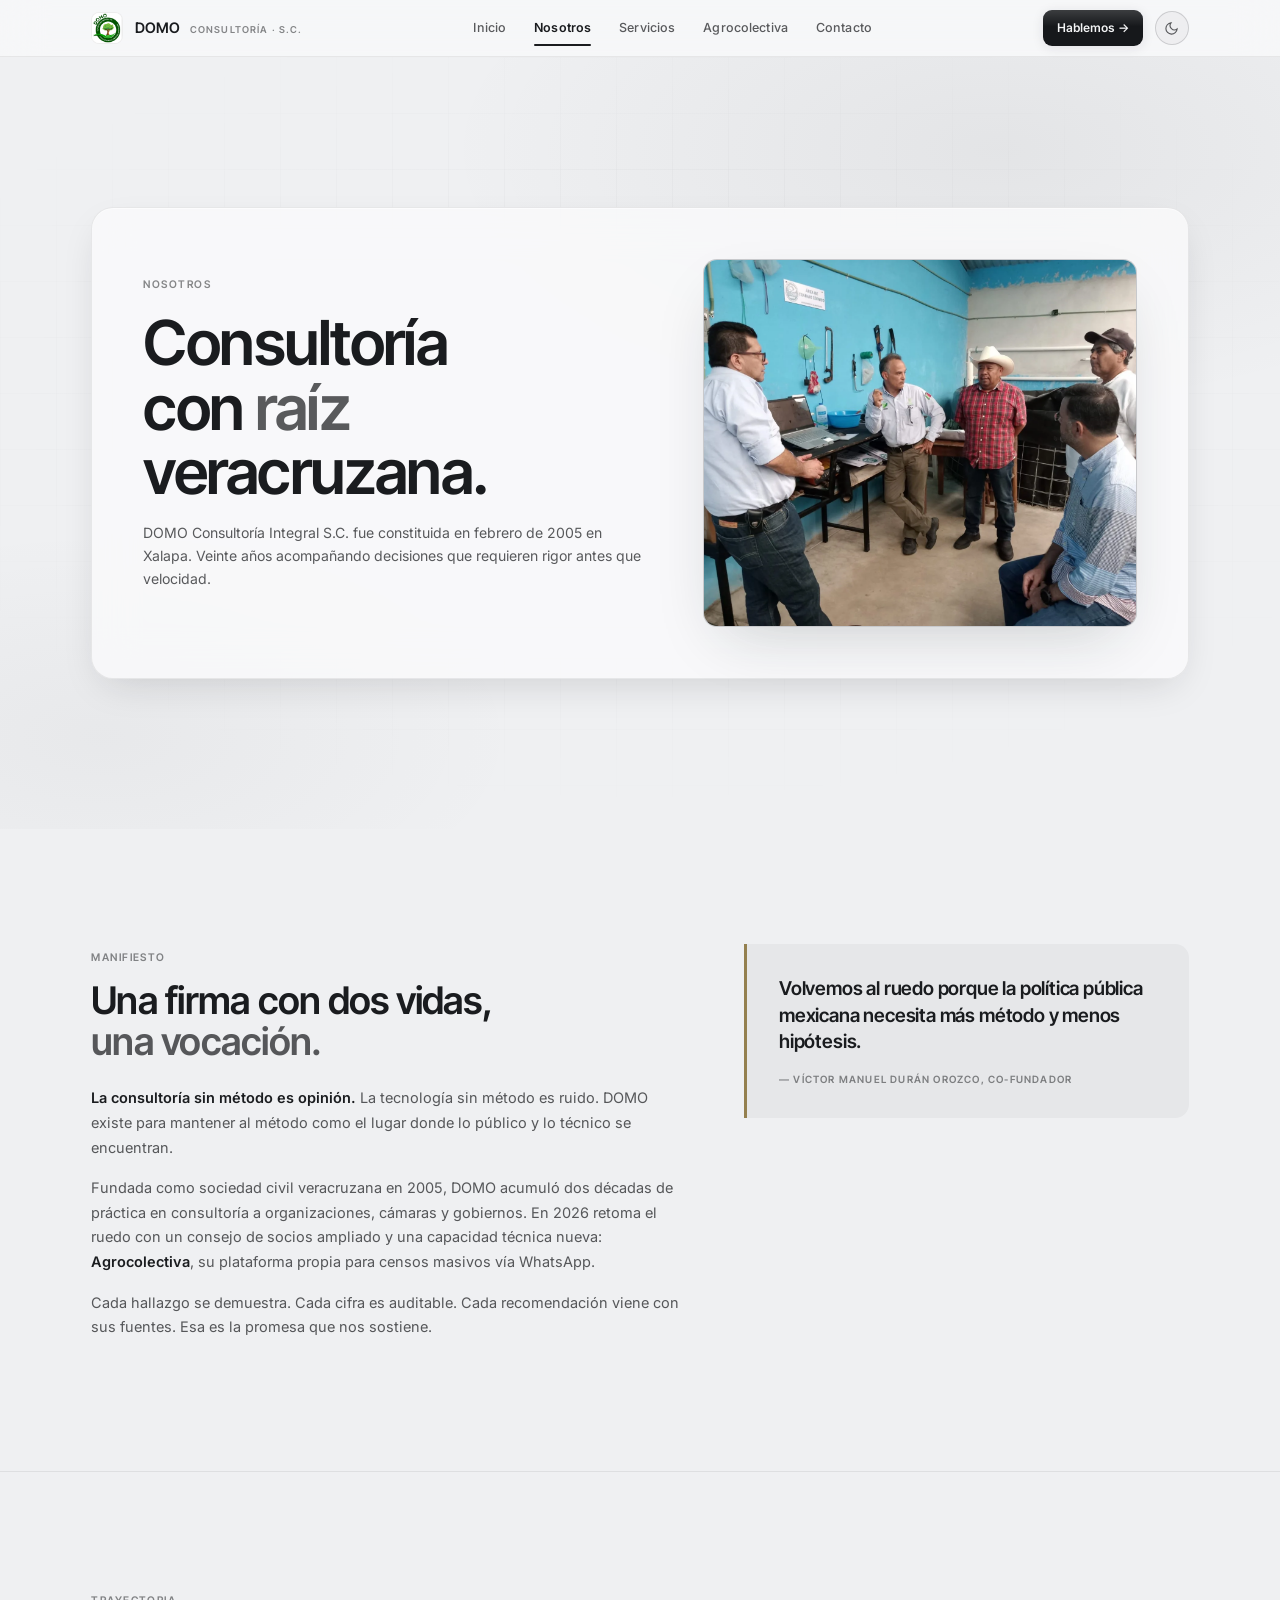
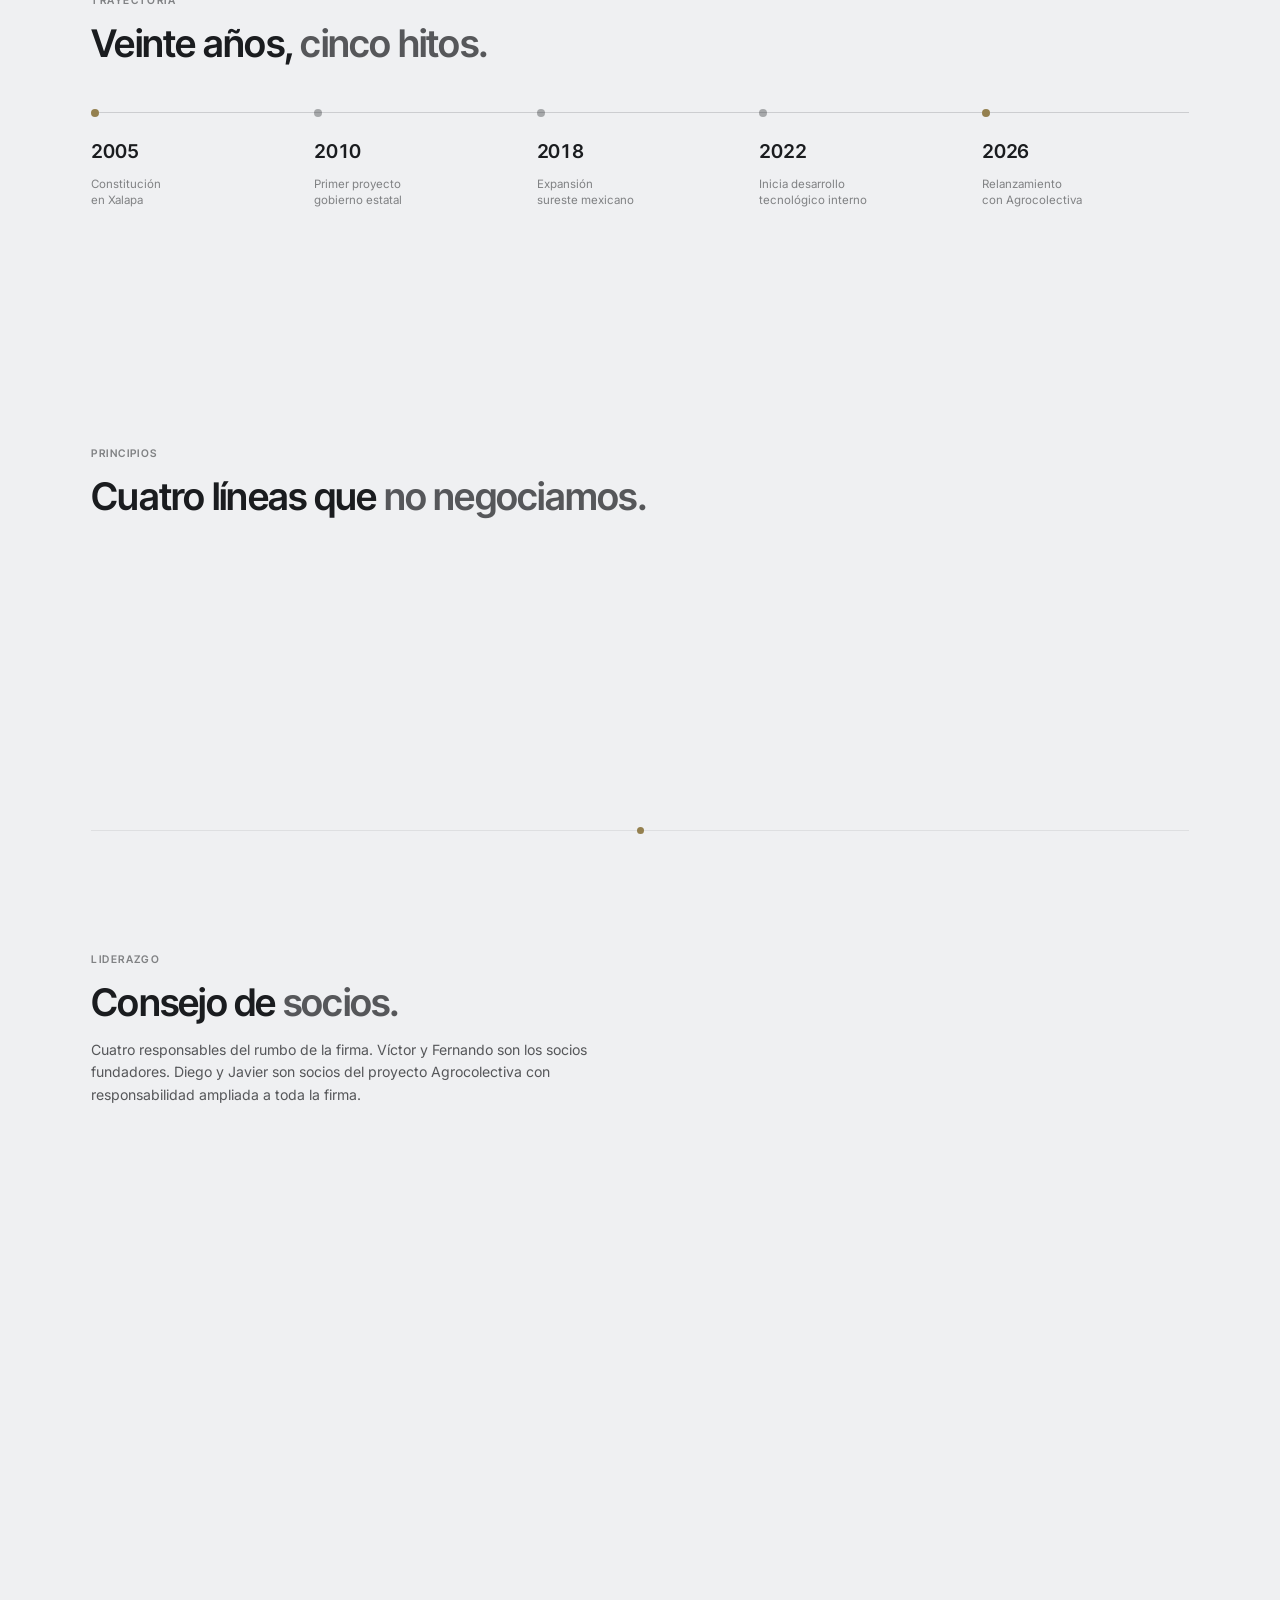
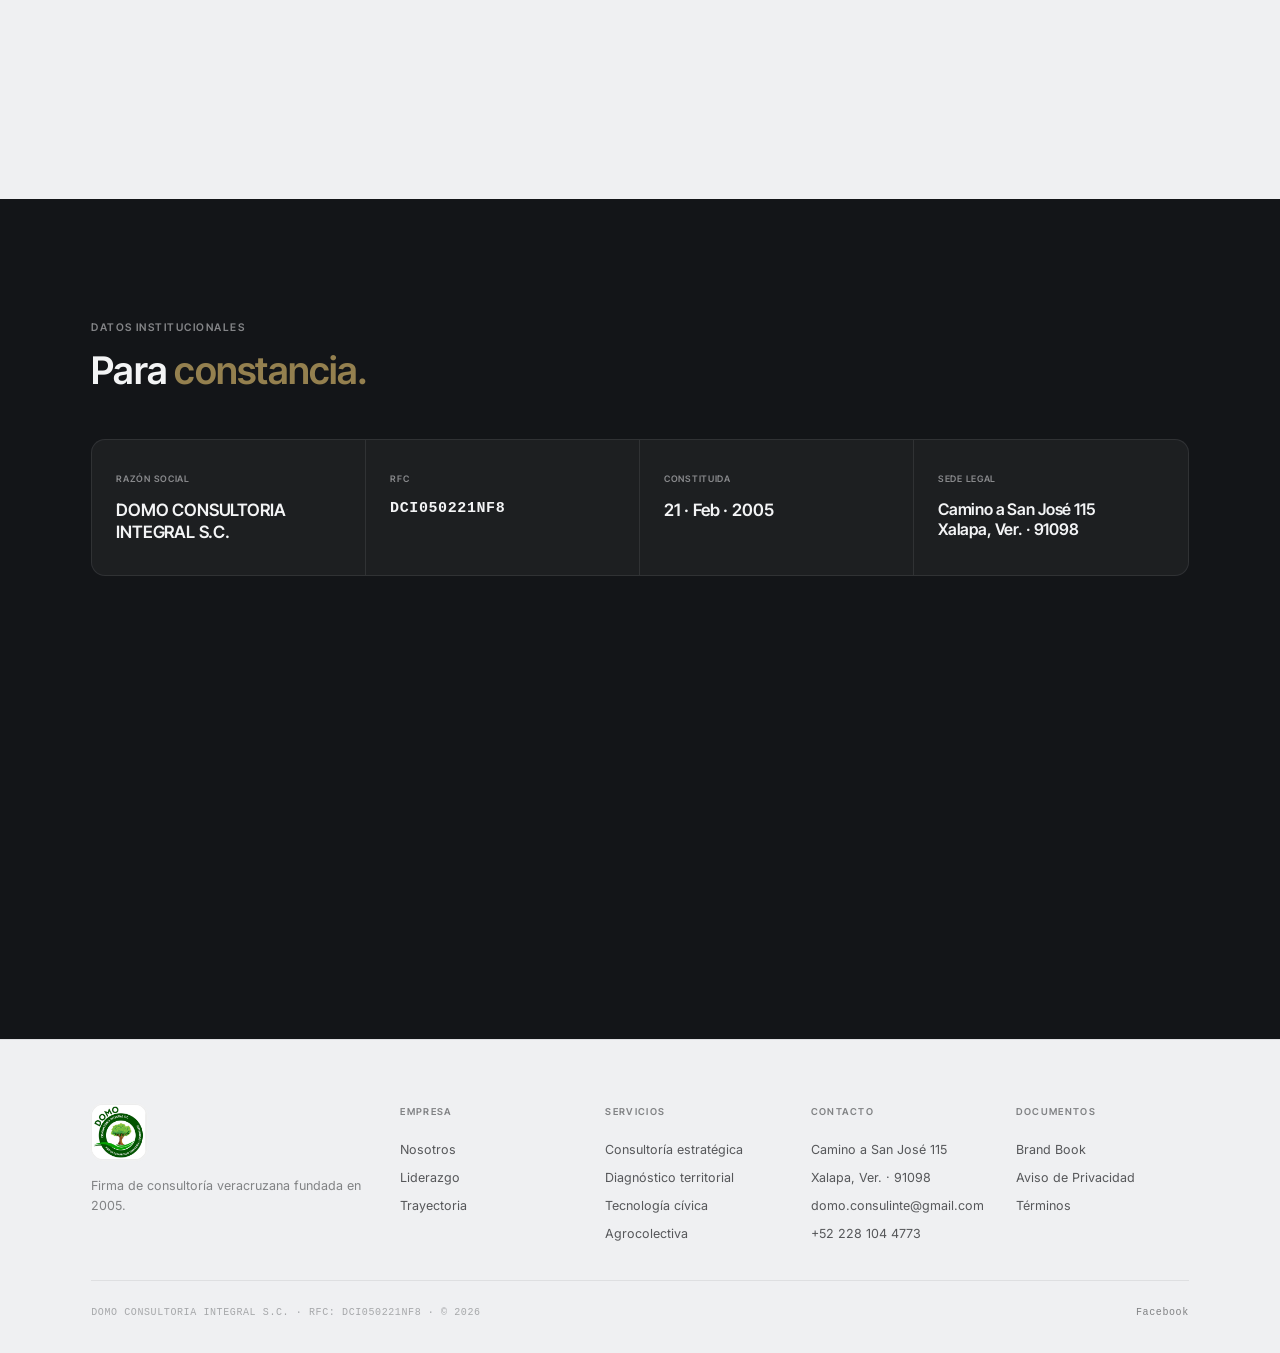
<file: nosotros.html>
<!doctype html>
<html lang="es-MX">
<head>
<meta charset="utf-8" />
<meta name="viewport" content="width=device-width,initial-scale=1" />
<meta name="color-scheme" content="light dark" />
<title>Nosotros — DOMO Consultoría Integral S.C.</title>
<meta name="description" content="DOMO Consultoría Integral S.C. — firma veracruzana constituida en 2005. Consejo de socios, principios y trayectoria." />
<link rel="canonical" href="https://www.domoci.com.mx/nosotros" />
<meta property="og:type" content="website" />
<meta property="og:title" content="Nosotros — DOMO Consultoría Integral S.C." />
<meta property="og:description" content="Firma veracruzana constituida en 2005. Conoce nuestro consejo de socios." />
<meta property="og:locale" content="es_MX" />
<link rel="preconnect" href="https://fonts.googleapis.com" />
<link rel="preconnect" href="https://fonts.gstatic.com" crossorigin />
<link href="https://fonts.googleapis.com/css2?family=Inter:wght@400;500;600&family=Inter+Tight:wght@500;600;700&display=swap" rel="stylesheet" />
<link rel="stylesheet" href="./styles.css" />
<link rel="icon" type="image/x-icon" href="./favicon.ico" />
<link rel="icon" type="image/png" sizes="16x16" href="./favicon-16.png" />
<link rel="icon" type="image/png" sizes="32x32" href="./favicon-32.png" />
<link rel="apple-touch-icon" sizes="180x180" href="./apple-touch-icon.png" />
<link rel="manifest" href="./manifest.webmanifest" />
<meta name="theme-color" content="#eff0f2" />
<meta property="og:image" content="https://www.domoci.com.mx/og-default.jpg" />
<meta property="og:image:width" content="1200" />
<meta property="og:image:height" content="630" />
<meta property="og:image:alt" content="DOMO Consultoría Integral S.C. — Decisiones públicas, con método." />
<meta name="twitter:card" content="summary_large_image" />
<meta name="twitter:image" content="https://www.domoci.com.mx/og-default.jpg" />
</head>
<body class="is-snap-page">

<a class="skip-link" href="#main">Saltar al contenido principal</a>

<header class="head">
  <div class="wrap head__row">
    <a class="head__brand" href="./index.html" aria-label="DOMO — Inicio">
      <img src="./assets/domo-logo.jpg" alt="" width="800" height="798" />
      <span class="head__brand-text">
        <span class="head__brand-name">DOMO</span>
        <span class="head__brand-sub">Consultoría · S.C.</span>
      </span>
    </a>
    <nav class="head__nav" id="primaryNav" aria-label="Navegación principal">
      <a href="./index.html">Inicio</a>
      <a href="./nosotros.html" class="is-active">Nosotros</a>
      <a href="./servicios.html">Servicios</a>
      <a href="./agrocolectiva.html">Agrocolectiva</a>
      <a href="./contacto.html">Contacto</a>
      <a class="btn-cta nav-cta" href="./contacto.html">Hablemos →</a>
    </nav>
    <div class="head__tools">
      <button class="nav-toggle" id="navToggle" aria-label="Abrir menú" aria-expanded="false" aria-controls="primaryNav">
        <svg class="ic-open" viewBox="0 0 24 24" fill="none" stroke="currentColor" stroke-width="1.8" stroke-linecap="round" stroke-linejoin="round"><path d="M3 6h18M3 12h18M3 18h18"/></svg>
        <svg class="ic-close" viewBox="0 0 24 24" fill="none" stroke="currentColor" stroke-width="1.8" stroke-linecap="round" stroke-linejoin="round"><path d="M6 6l12 12M18 6 6 18"/></svg>
      </button>
      <a class="btn-cta" href="./contacto.html">Hablemos →</a>
      <button class="theme-btn" id="themeToggle" aria-label="Cambiar tema">
        <svg class="moon" viewBox="0 0 24 24" fill="none" stroke="currentColor" stroke-width="1.8"><path d="M21 12.79A9 9 0 1 1 11.21 3 7 7 0 0 0 21 12.79z"/></svg>
        <svg class="sun" viewBox="0 0 24 24" fill="none" stroke="currentColor" stroke-width="1.8"><circle cx="12" cy="12" r="4"/><path d="M12 2v2M12 20v2M4.93 4.93l1.41 1.41M17.66 17.66l1.41 1.41M2 12h2M20 12h2M4.93 19.07l1.41-1.41M17.66 6.34l1.41-1.41"/></svg>
      </button>
    </div>
  </div>
</header>

<main id="main">

  <!-- Hero -->
  <section class="hero">
    <div class="hero__bg"></div>
    <div class="hero__grid-bg"></div>
    <div class="wrap" style="position: relative;">
      <div class="hero__inner">
        <div>
          <span class="eyebrow reveal reveal--1">Nosotros</span>
          <h1 class="h1 reveal reveal--2">Consultoría<br>con <em>raíz</em><br>veracruzana.</h1>
          <p class="hero__lead reveal reveal--3">
            DOMO Consultoría Integral S.C. fue constituida en febrero de 2005 en Xalapa. Veinte años acompañando decisiones que requieren rigor antes que velocidad.
          </p>
        </div>
        <div class="hero__visual hero__visual--brand reveal reveal--3">
          <picture>
            <source srcset="./assets/photos/nosotros-hero.webp" type="image/webp">
            <img src="./assets/photos/nosotros-hero.jpg" alt="DOMO Consultoría — equipo en Xalapa" width="1600" height="1200" loading="eager" />
          </picture>
        </div>
      </div>
    </div>
  </section>

  <!-- Manifiesto -->
  <section class="sec">
    <div class="wrap">
      <div class="manifesto fade-in">
        <div class="manifesto__copy">
          <span class="eyebrow">Manifiesto</span>
          <h2 class="h2" style="margin: var(--s-3) 0 var(--s-5);">Una firma con dos vidas,<br><em>una vocación.</em></h2>
          <p><strong>La consultoría sin método es opinión.</strong> La tecnología sin método es ruido. DOMO existe para mantener al método como el lugar donde lo público y lo técnico se encuentran.</p>
          <p>Fundada como sociedad civil veracruzana en 2005, DOMO acumuló dos décadas de práctica en consultoría a organizaciones, cámaras y gobiernos. En 2026 retoma el ruedo con un consejo de socios ampliado y una capacidad técnica nueva: <strong>Agrocolectiva</strong>, su plataforma propia para censos masivos vía WhatsApp.</p>
          <p>Cada hallazgo se demuestra. Cada cifra es auditable. Cada recomendación viene con sus fuentes. Esa es la promesa que nos sostiene.</p>
        </div>
        <div class="manifesto__quote">
          Volvemos al ruedo porque la política pública mexicana necesita más método y menos hipótesis.
          <cite>— Víctor Manuel Durán Orozco, co-fundador</cite>
        </div>
      </div>
    </div>
  </section>

  <!-- Trayectoria timeline -->
  <section class="sec sec--surface" id="trayectoria">
    <div class="wrap">
      <div style="max-width: 720px;" class="fade-in">
        <span class="eyebrow">Trayectoria</span>
        <h2 class="h2" style="margin-top: var(--s-3);">Veinte años, <em>cinco hitos.</em></h2>
      </div>
      <div class="timeline fade-in">
        <div class="timeline__rail">
          <div class="tl-node tl-node--key">
            <div class="tl-node__year">2005</div>
            <div class="tl-node__label">Constitución<br>en Xalapa</div>
          </div>
          <div class="tl-node">
            <div class="tl-node__year">2010</div>
            <div class="tl-node__label">Primer proyecto<br>gobierno estatal</div>
          </div>
          <div class="tl-node">
            <div class="tl-node__year">2018</div>
            <div class="tl-node__label">Expansión<br>sureste mexicano</div>
          </div>
          <div class="tl-node">
            <div class="tl-node__year">2022</div>
            <div class="tl-node__label">Inicia desarrollo<br>tecnológico interno</div>
          </div>
          <div class="tl-node tl-node--key">
            <div class="tl-node__year">2026</div>
            <div class="tl-node__label">Relanzamiento<br>con Agrocolectiva</div>
          </div>
        </div>
      </div>
    </div>
  </section>

  <!-- Principios -->
  <section class="sec">
    <div class="wrap">
      <div style="max-width: 720px; margin-bottom: var(--s-7);" class="fade-in">
        <span class="eyebrow">Principios</span>
        <h2 class="h2" style="margin-top: var(--s-3);">Cuatro líneas que <em>no negociamos.</em></h2>
      </div>
      <div class="principios fade-in">
        <div class="principio">
          <div class="principio__num">01</div>
          <h4 class="h4">Rigor</h4>
          <p>Cada hallazgo se demuestra. Cada cifra es auditable. No usamos verbos en gerundio.</p>
        </div>
        <div class="principio">
          <div class="principio__num">02</div>
          <h4 class="h4">Verificabilidad</h4>
          <p>El trabajo se entrega con sus fuentes y su método publicados. Reproducible.</p>
        </div>
        <div class="principio">
          <div class="principio__num">03</div>
          <h4 class="h4">Acompañamiento</h4>
          <p>No entregamos y nos vamos. Quedamos cerca cuando el cliente lo necesita.</p>
        </div>
        <div class="principio">
          <div class="principio__num">04</div>
          <h4 class="h4">Ética institucional</h4>
          <p>No firmamos proyectos que comprometan la integridad del cliente o de DOMO.</p>
        </div>
      </div>
    </div>
  </section>

  <div class="wrap"><div class="rule"><span class="rule__dot"></span></div></div>

  <!-- Liderazgo -->
  <section class="sec" id="liderazgo">
    <div class="wrap">
      <div style="max-width: 720px; margin-bottom: var(--s-7);" class="fade-in">
        <span class="eyebrow">Liderazgo</span>
        <h2 class="h2" style="margin-top: var(--s-3);">Consejo de <em>socios.</em></h2>
        <p class="lead" style="margin-top: var(--s-4);">Cuatro responsables del rumbo de la firma. Víctor y Fernando son los socios fundadores. Diego y Javier son socios del proyecto Agrocolectiva con responsabilidad ampliada a toda la firma.</p>
      </div>

      <div class="team fade-in">
        <div class="team-card">
          <div class="team-card__portrait">
            <span class="team-card__initials">VD</span>
            <span class="team-card__num">01</span>
            <picture>
              <source srcset="./assets/photos/team-victor.webp" type="image/webp">
              <img src="./assets/photos/team-victor.jpg" alt="Víctor Manuel Durán Orozco" width="822" height="1200" />
            </picture>
          </div>
          <div class="team-card__body">
            <div class="team-card__name">Víctor Manuel<br>Durán Orozco</div>
            <div class="team-card__role">Socio fundador · Dirección</div>
            <div class="team-card__bio">Co-fundador y titular de DOMO. Dos décadas en consultoría a organizaciones y gobiernos del sureste mexicano. Responsable de relación institucional y dirección general.</div>
          </div>
        </div>
        <div class="team-card">
          <div class="team-card__portrait">
            <span class="team-card__initials">FO</span>
            <span class="team-card__num">02</span>
            <img src="./assets/photos/editorial-abstract.jpg" alt="" />
          </div>
          <div class="team-card__body">
            <div class="team-card__name">Fernando Ochoa<br>Martínez</div>
            <div class="team-card__role">Socio co-fundador</div>
            <div class="team-card__bio">Co-fundador de DOMO. Estrategia institucional, vinculación pública y desarrollo de mercado con sector privado.</div>
          </div>
        </div>
        <div class="team-card">
          <div class="team-card__portrait">
            <span class="team-card__initials">DR</span>
            <span class="team-card__num">03</span>
            <picture>
              <source srcset="./assets/photos/team-diego.webp" type="image/webp">
              <img src="./assets/photos/team-diego.jpg" alt="Diego Armando Hernández Ramos" width="1197" height="1200" />
            </picture>
          </div>
          <div class="team-card__body">
            <div class="team-card__name">Diego Armando<br>Hernández Ramos</div>
            <div class="team-card__role">CTO · Socio Agrocolectiva</div>
            <div class="team-card__bio">Responsable técnico de la plataforma Agrocolectiva. Arquitectura, seguridad, datos y desarrollo de producto.</div>
          </div>
        </div>
        <div class="team-card">
          <div class="team-card__portrait">
            <span class="team-card__initials">JV</span>
            <span class="team-card__num">04</span>
            <picture>
              <source srcset="./assets/photos/team-javier.webp" type="image/webp">
              <img src="./assets/photos/team-javier.jpg" alt="Francisco Javier Vargas Lara" width="545" height="772" />
            </picture>
          </div>
          <div class="team-card__body">
            <div class="team-card__name">Francisco Javier<br>Vargas Lara</div>
            <div class="team-card__role">Socio Agrocolectiva</div>
            <div class="team-card__bio">Operación, vinculación institucional y desarrollo de mercado para el producto Agrocolectiva.</div>
          </div>
        </div>
      </div>
    </div>
  </section>

  <!-- Datos institucionales -->
  <section class="sec sec--ink">
    <div class="wrap">
      <div style="max-width: 720px; margin-bottom: var(--s-7);" class="fade-in">
        <span class="eyebrow">Datos institucionales</span>
        <h2 class="h2" style="margin-top: var(--s-3); color: inherit;">Para <em style="color: var(--accent);">constancia.</em></h2>
      </div>
      <div class="datos fade-in">
        <div class="dato">
          <div class="lbl">Razón Social</div>
          <div class="val">DOMO CONSULTORIA<br>INTEGRAL S.C.</div>
        </div>
        <div class="dato">
          <div class="lbl">RFC</div>
          <div class="val mono">DCI050221NF8</div>
        </div>
        <div class="dato">
          <div class="lbl">Constituida</div>
          <div class="val">21 · Feb · 2005</div>
        </div>
        <div class="dato">
          <div class="lbl">Sede legal</div>
          <div class="val" style="font-size:16px">Camino a San José 115<br>Xalapa, Ver. · 91098</div>
        </div>
      </div>
    </div>
  </section>

  <!-- CTA -->
  <section class="sec sec--brand">
    <div class="wrap">
      <div class="cta fade-in">
        <div class="cta__copy">
          <span class="eyebrow" style="color: var(--accent);">— Conversemos</span>
          <h2 class="h2" style="color: inherit; margin-top: var(--s-3);">¿Quieres conocer<br>cómo trabajamos?</h2>
        </div>
        <a class="btn btn--white" href="./servicios.html">Ver servicios →</a>
      </div>
    </div>
  </section>

</main>

<footer class="foot">
  <div class="wrap">
    <div class="foot__top">
      <div class="foot__brand">
        <img src="./assets/domo-logo.jpg" alt="DOMO" width="800" height="798" style="height:56px;width:auto;filter:drop-shadow(0 0 1px rgba(251,248,240,0.4));" />
        <p class="foot__brand-tag">Firma de consultoría veracruzana fundada en 2005.</p>
      </div>
      <div class="foot__col"><h5>Empresa</h5><a href="./nosotros.html">Nosotros</a><a href="./nosotros.html#liderazgo">Liderazgo</a><a href="./nosotros.html#trayectoria">Trayectoria</a></div>
      <div class="foot__col"><h5>Servicios</h5><a href="./servicios.html#consultoria">Consultoría estratégica</a><a href="./servicios.html#diagnostico">Diagnóstico territorial</a><a href="./servicios.html#tecnologia">Tecnología cívica</a><a href="./agrocolectiva.html">Agrocolectiva</a></div>
      <div class="foot__col"><h5>Contacto</h5><span>Camino a San José 115</span><span>Xalapa, Ver. · 91098</span><a href="mailto:domo.consulinte@gmail.com">domo.consulinte@gmail.com</a><a href="tel:+522281044773">+52 228 104 4773</a></div>
      <div class="foot__col"><h5>Documentos</h5><a href="./brand/brand-book.html">Brand Book</a><a href="./aviso-de-privacidad.html">Aviso de Privacidad</a><a href="./terminos.html">Términos</a></div>
    </div>
    <div class="foot__bottom">
      <span>DOMO CONSULTORIA INTEGRAL S.C. · RFC: DCI050221NF8 · © 2026</span>
      <span><a href="https://www.facebook.com/profile.php?id=100063989135676">Facebook</a></span>
    </div>
  </div>
</footer>

<script>
  (function() {
    var btn = document.getElementById('themeToggle'); var root = document.documentElement;
    if (localStorage.getItem('domo-theme') === 'dark') root.setAttribute('data-theme', 'dark');
    btn && btn.addEventListener('click', function() {
      var n = root.getAttribute('data-theme') === 'dark' ? 'light' : 'dark';
      if (n === 'dark') root.setAttribute('data-theme', 'dark'); else root.removeAttribute('data-theme');
      localStorage.setItem('domo-theme', n);
    });
  })();
  (function() {
    if (!('IntersectionObserver' in window)) return;
    var obs = new IntersectionObserver(function(es) { es.forEach(function(e) { if (e.isIntersecting) { e.target.classList.add('is-visible'); obs.unobserve(e.target); } }); }, { threshold: 0.12, rootMargin: '0px 0px -8% 0px' });
    document.querySelectorAll('.fade-in').forEach(function(el) { obs.observe(el); });
  })();

  // Mouse parallax para hero (solo desktop con pointer fine, respeta reduced-motion)
  (function() {
    if (!matchMedia("(hover: hover) and (pointer: fine)").matches) return;
    if (matchMedia("(prefers-reduced-motion: reduce)").matches) return;
    var root = document.documentElement;
    var mx = 0, my = 0, raf = null;
    function update() {
      root.style.setProperty("--mx", mx.toFixed(3));
      root.style.setProperty("--my", my.toFixed(3));
      raf = null;
    }
    window.addEventListener("mousemove", function(e) {
      mx = (e.clientX / window.innerWidth - 0.5) * 2;
      my = (e.clientY / window.innerHeight - 0.5) * 2;
      if (!raf) raf = requestAnimationFrame(update);
    }, { passive: true });
  })();
</script>

<script src="./anims.js" defer></script>

<script>
  // Menú móvil (hamburguesa)
  (function(){
    var head=document.querySelector('.head');
    var btn=document.getElementById('navToggle');
    if(!head||!btn) return;
    function setOpen(o){head.classList.toggle('menu-open',o);btn.setAttribute('aria-expanded',o?'true':'false');btn.setAttribute('aria-label',o?'Cerrar menú':'Abrir menú');}
    btn.addEventListener('click',function(){setOpen(!head.classList.contains('menu-open'));});
    document.querySelectorAll('.head__nav a').forEach(function(a){a.addEventListener('click',function(){setOpen(false);});});
    window.addEventListener('resize',function(){if(window.innerWidth>920)setOpen(false);});
  })();
</script>
</body>
</html>
</file>
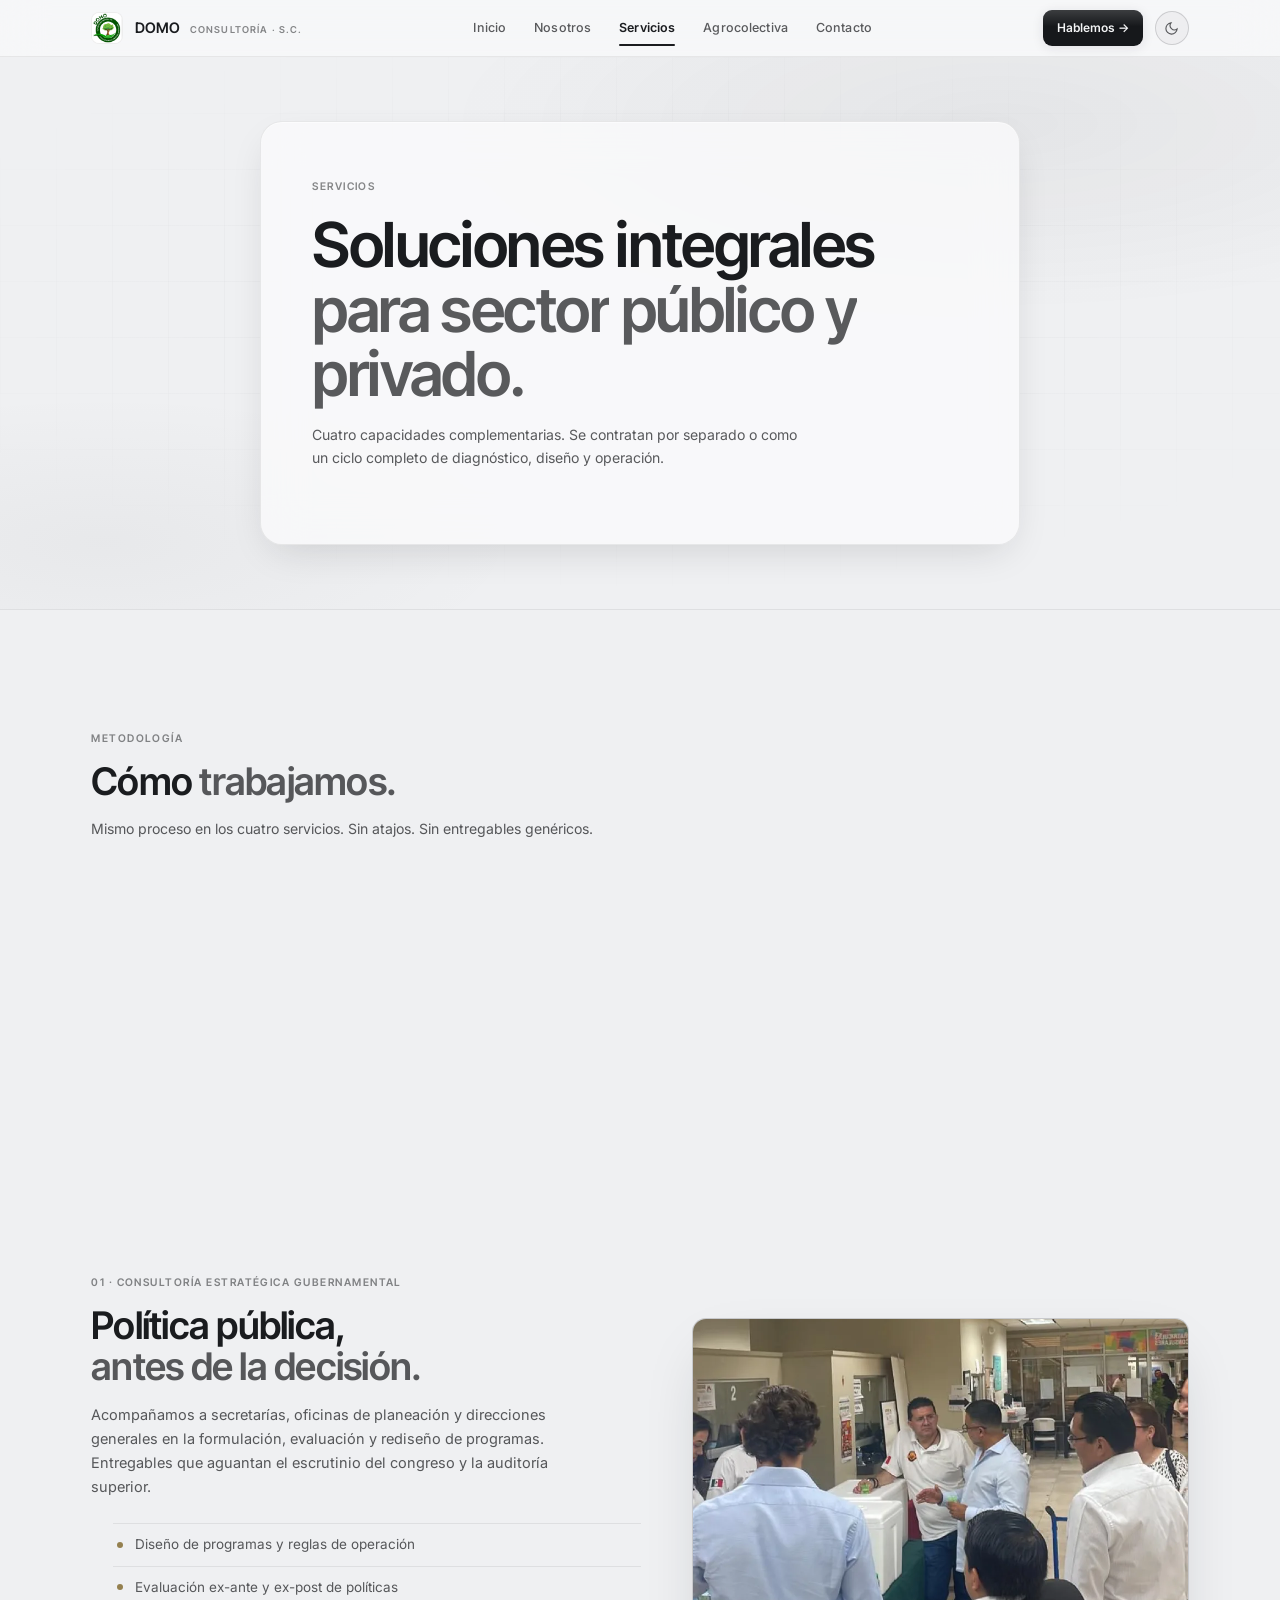
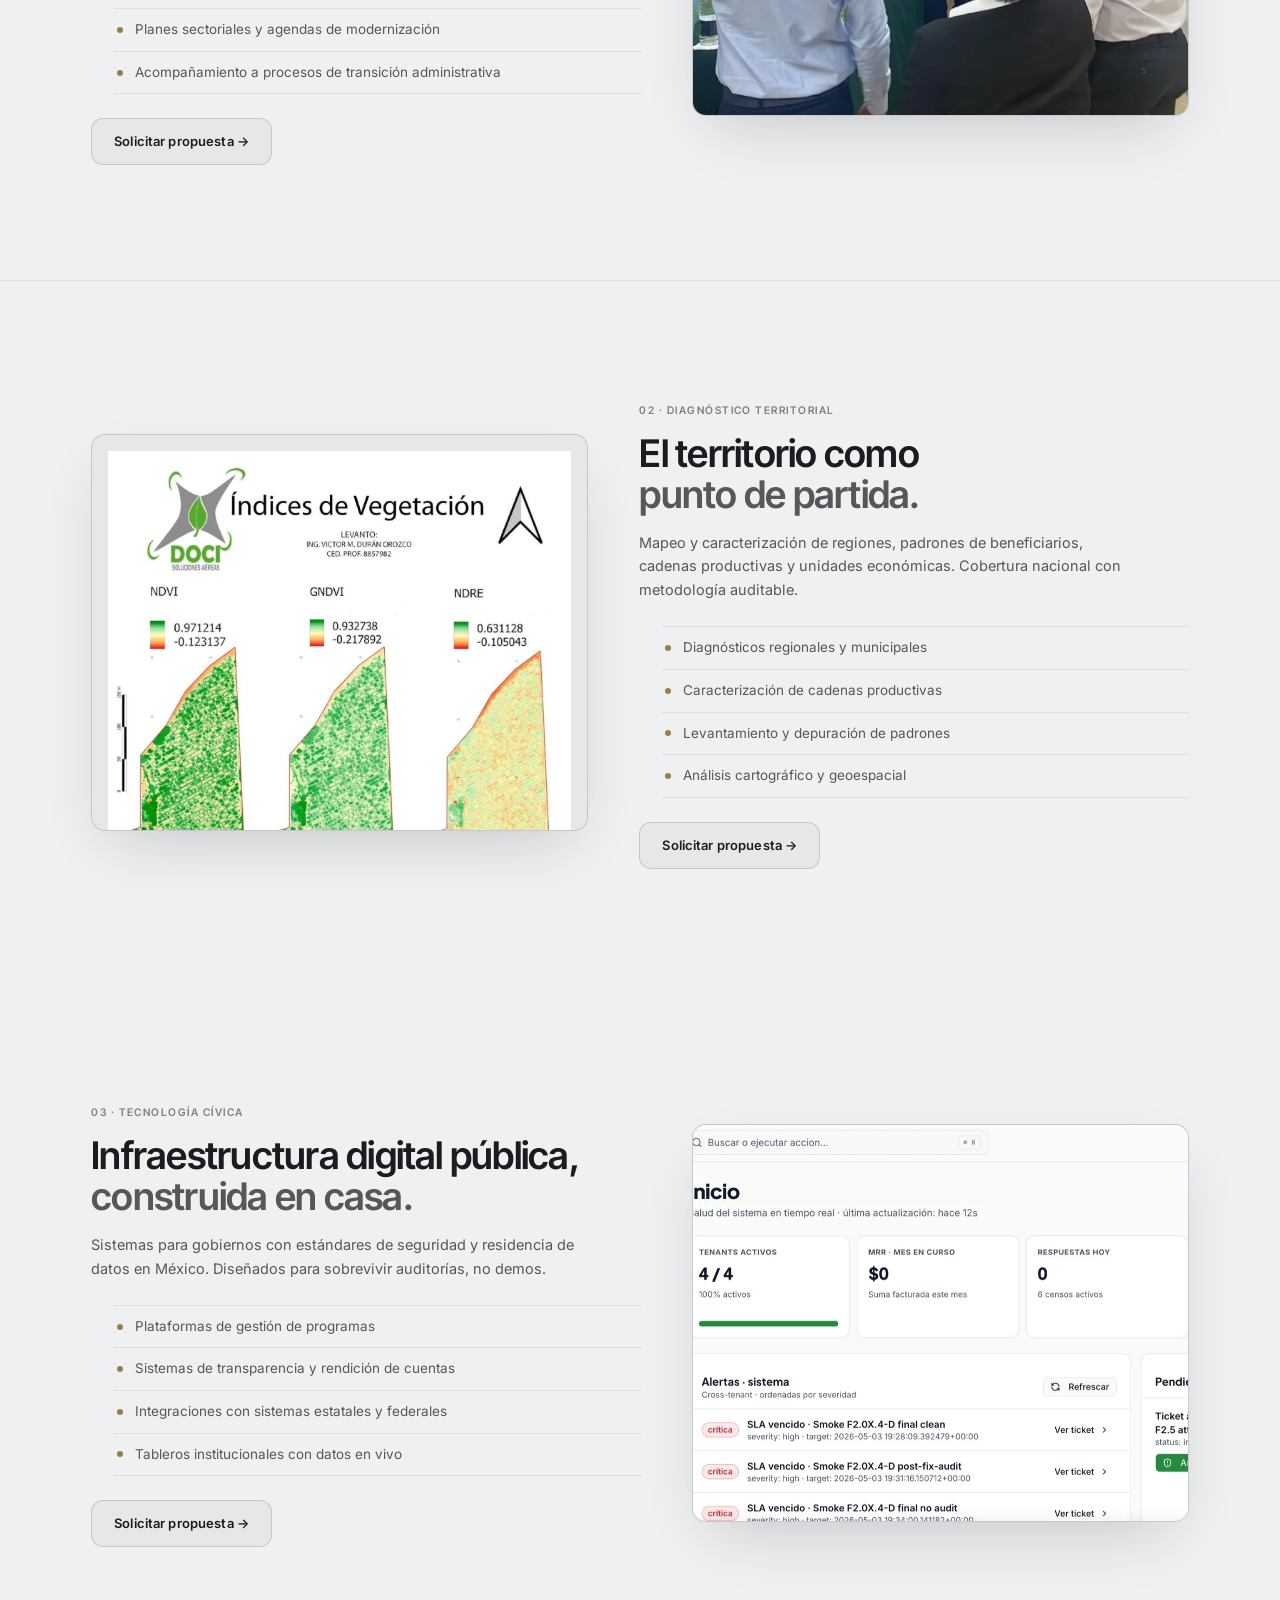
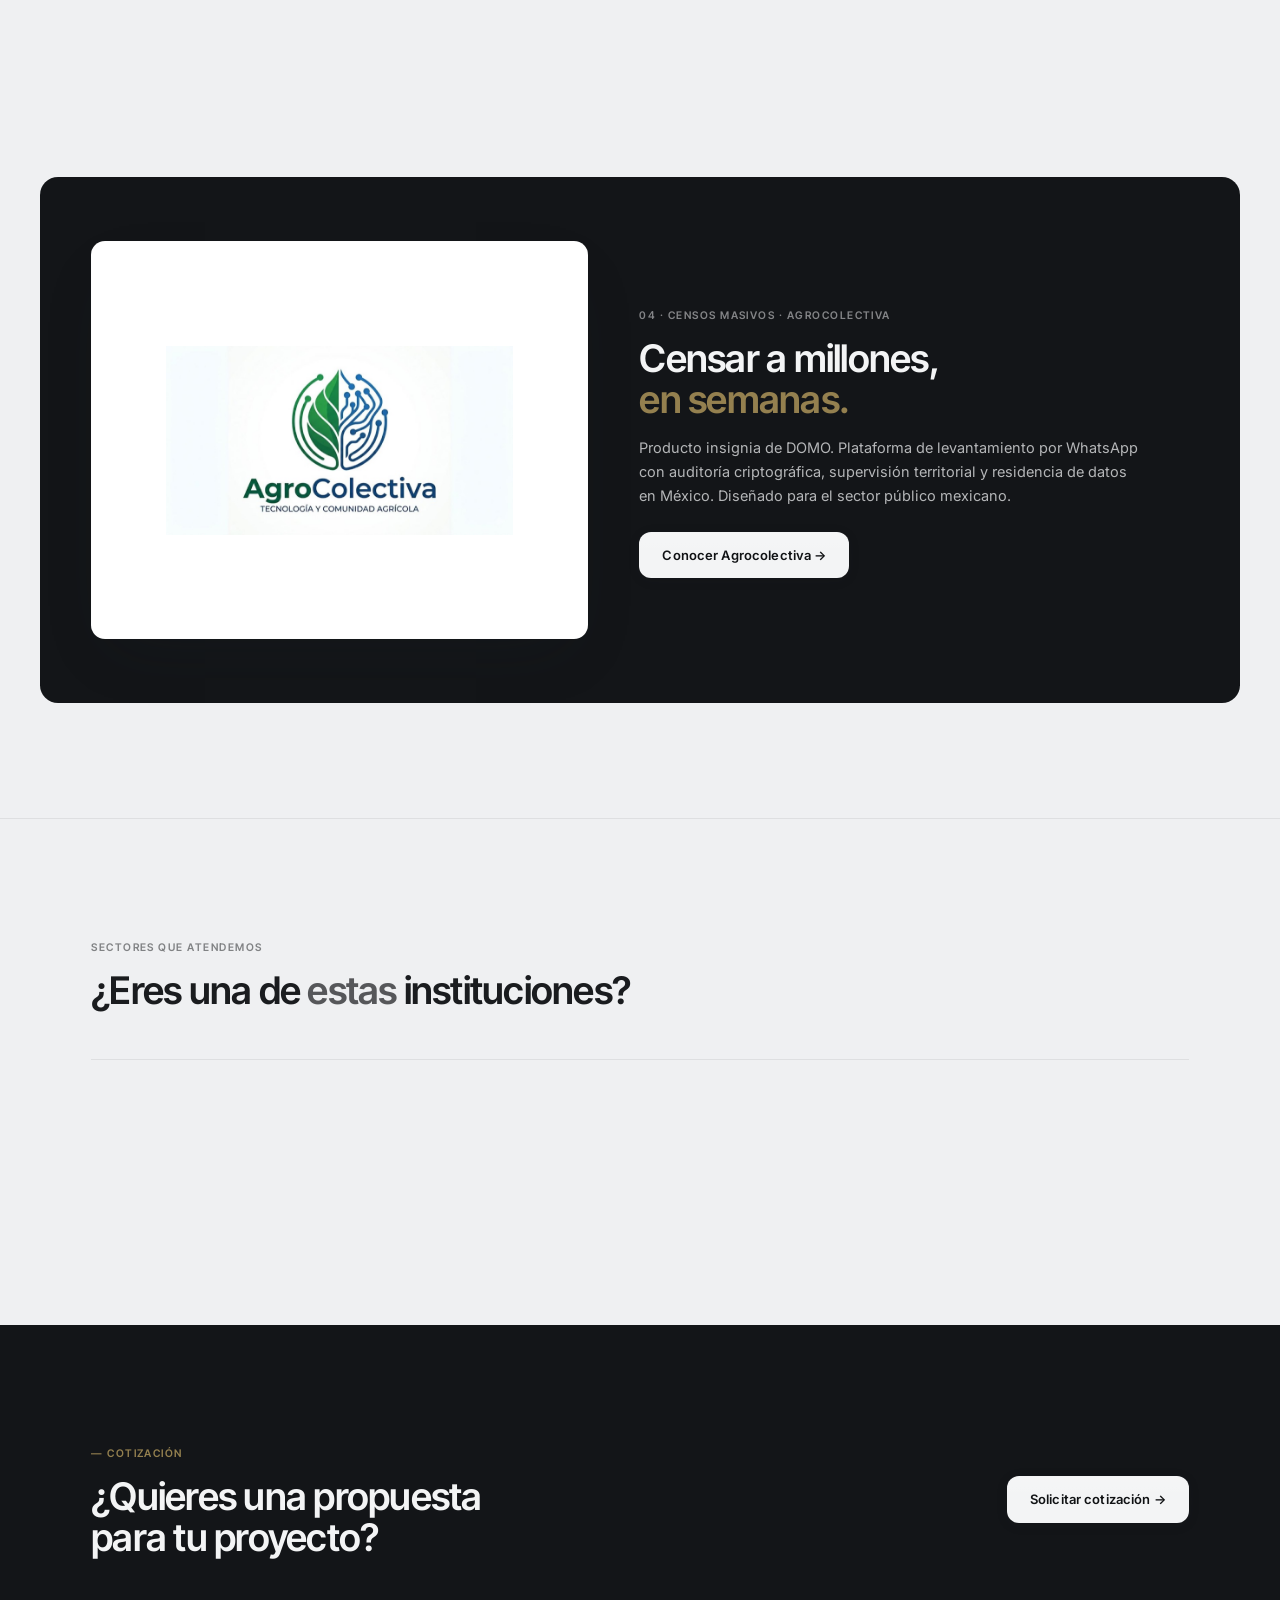
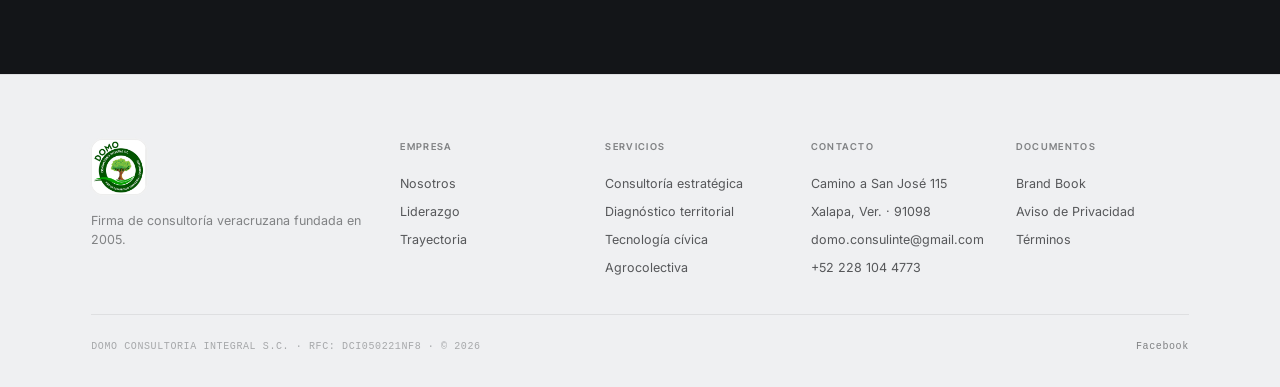
<file: servicios.html>
<!doctype html>
<html lang="es-MX">
<head>
<meta charset="utf-8" />
<meta name="viewport" content="width=device-width,initial-scale=1" />
<meta name="color-scheme" content="light dark" />
<title>Servicios — DOMO Consultoría Integral S.C.</title>
<meta name="description" content="Cuatro capacidades complementarias: consultoría estratégica, diagnóstico territorial, tecnología cívica y censos masivos." />
<link rel="canonical" href="https://www.domoci.com.mx/servicios" />
<meta property="og:type" content="website" />
<meta property="og:title" content="Servicios — DOMO Consultoría Integral S.C." />
<meta property="og:locale" content="es_MX" />
<link rel="preconnect" href="https://fonts.googleapis.com" />
<link rel="preconnect" href="https://fonts.gstatic.com" crossorigin />
<link href="https://fonts.googleapis.com/css2?family=Inter:wght@400;500;600&family=Inter+Tight:wght@500;600;700&display=swap" rel="stylesheet" />
<link rel="stylesheet" href="./styles.css" />
<link rel="icon" type="image/x-icon" href="./favicon.ico" />
<link rel="icon" type="image/png" sizes="16x16" href="./favicon-16.png" />
<link rel="icon" type="image/png" sizes="32x32" href="./favicon-32.png" />
<link rel="apple-touch-icon" sizes="180x180" href="./apple-touch-icon.png" />
<link rel="manifest" href="./manifest.webmanifest" />
<meta name="theme-color" content="#eff0f2" />
<meta property="og:image" content="https://www.domoci.com.mx/og-default.jpg" />
<meta property="og:image:width" content="1200" />
<meta property="og:image:height" content="630" />
<meta property="og:image:alt" content="DOMO Consultoría Integral S.C. — Decisiones públicas, con método." />
<meta name="twitter:card" content="summary_large_image" />
<meta name="twitter:image" content="https://www.domoci.com.mx/og-default.jpg" />
</head>
<body class="is-snap-page">

<a class="skip-link" href="#main">Saltar al contenido principal</a>

<header class="head">
  <div class="wrap head__row">
    <a class="head__brand" href="./index.html" aria-label="DOMO — Inicio">
      <img src="./assets/domo-logo.jpg" alt="" width="800" height="798" />
      <span class="head__brand-text">
        <span class="head__brand-name">DOMO</span>
        <span class="head__brand-sub">Consultoría · S.C.</span>
      </span>
    </a>
    <nav class="head__nav" id="primaryNav" aria-label="Navegación principal">
      <a href="./index.html">Inicio</a>
      <a href="./nosotros.html">Nosotros</a>
      <a href="./servicios.html" class="is-active">Servicios</a>
      <a href="./agrocolectiva.html">Agrocolectiva</a>
      <a href="./contacto.html">Contacto</a>
      <a class="btn-cta nav-cta" href="./contacto.html">Hablemos →</a>
    </nav>
    <div class="head__tools">
      <button class="nav-toggle" id="navToggle" aria-label="Abrir menú" aria-expanded="false" aria-controls="primaryNav">
        <svg class="ic-open" viewBox="0 0 24 24" fill="none" stroke="currentColor" stroke-width="1.8" stroke-linecap="round" stroke-linejoin="round"><path d="M3 6h18M3 12h18M3 18h18"/></svg>
        <svg class="ic-close" viewBox="0 0 24 24" fill="none" stroke="currentColor" stroke-width="1.8" stroke-linecap="round" stroke-linejoin="round"><path d="M6 6l12 12M18 6 6 18"/></svg>
      </button>
      <a class="btn-cta" href="./contacto.html">Hablemos →</a>
      <button class="theme-btn" id="themeToggle" aria-label="Cambiar tema">
        <svg class="moon" viewBox="0 0 24 24" fill="none" stroke="currentColor" stroke-width="1.8"><path d="M21 12.79A9 9 0 1 1 11.21 3 7 7 0 0 0 21 12.79z"/></svg>
        <svg class="sun" viewBox="0 0 24 24" fill="none" stroke="currentColor" stroke-width="1.8"><circle cx="12" cy="12" r="4"/><path d="M12 2v2M12 20v2M4.93 4.93l1.41 1.41M17.66 17.66l1.41 1.41M2 12h2M20 12h2M4.93 19.07l1.41-1.41M17.66 6.34l1.41-1.41"/></svg>
      </button>
    </div>
  </div>
</header>

<main id="main">

  <!-- Hero -->
  <section class="hero hero--center">
    <div class="hero__bg"></div>
    <div class="hero__grid-bg"></div>
    <div class="wrap" style="position: relative;">
      <div class="hero__inner">
        <div>
          <span class="eyebrow reveal reveal--1">Servicios</span>
          <h1 class="h1 reveal reveal--2">Soluciones integrales<br><em>para sector público y privado.</em></h1>
          <p class="hero__lead reveal reveal--3">
            Cuatro capacidades complementarias. Se contratan por separado o como un ciclo completo de diagnóstico, diseño y operación.
          </p>
        </div>
      </div>
    </div>
  </section>

  <!-- Proceso -->
  <section class="sec sec--surface">
    <div class="wrap">
      <div style="max-width: 720px; margin-bottom: var(--s-7);" class="fade-in">
        <span class="eyebrow">Metodología</span>
        <h2 class="h2" style="margin-top: var(--s-3);">Cómo <em>trabajamos.</em></h2>
        <p class="lead" style="margin-top: var(--s-4);">Mismo proceso en los cuatro servicios. Sin atajos. Sin entregables genéricos.</p>
      </div>

      <div class="process fade-in">
        <div class="step">
          <div class="step__num">01</div>
          <h4 class="h4">Escuchar</h4>
          <p>Inmersión con el equipo del cliente. Documentos, contexto, expectativas, restricciones.</p>
        </div>
        <div class="step">
          <div class="step__num">02</div>
          <h4 class="h4">Diagnosticar</h4>
          <p>Mapeo de territorio, datos y actores. Definición de hipótesis a probar.</p>
        </div>
        <div class="step">
          <div class="step__num">03</div>
          <h4 class="h4">Diseñar</h4>
          <p>Diseño metodológico, instrumentos, indicadores. Plan operativo con tiempos.</p>
        </div>
        <div class="step">
          <div class="step__num">04</div>
          <h4 class="h4">Entregar</h4>
          <p>Reportes con datos abiertos, sistematización de método, transferencia de capacidades.</p>
        </div>
      </div>
    </div>
  </section>

  <!-- Servicio 01 · Consultoría estratégica -->
  <section id="consultoria">
    <div class="wrap">
      <div class="service fade-in">
        <div class="body">
          <span class="eyebrow">01 · Consultoría estratégica gubernamental</span>
          <h2 class="h2" style="margin: var(--s-3) 0 var(--s-4);">Política pública,<br><em>antes de la decisión.</em></h2>
          <p>Acompañamos a secretarías, oficinas de planeación y direcciones generales en la formulación, evaluación y rediseño de programas. Entregables que aguantan el escrutinio del congreso y la auditoría superior.</p>
          <ul class="service__list">
            <li>Diseño de programas y reglas de operación</li>
            <li>Evaluación ex-ante y ex-post de políticas</li>
            <li>Planes sectoriales y agendas de modernización</li>
            <li>Acompañamiento a procesos de transición administrativa</li>
          </ul>
          <div style="margin-top: var(--s-5);">
            <a class="btn btn--ghost" href="./contacto.html">Solicitar propuesta →</a>
          </div>
        </div>
        <div class="service__visual service__visual--duotone">
          <picture>
            <source srcset="./assets/photos/servicios-hero.webp" type="image/webp">
            <img src="./assets/photos/servicios-hero.jpg" alt="Consultoría estratégica — política pública" width="900" height="1600" loading="eager" />
          </picture>
        </div>
      </div>
    </div>
  </section>

  <!-- Servicio 02 · Diagnóstico territorial -->
  <section class="sec--surface" id="diagnostico">
    <div class="wrap">
      <div class="service service--reverse fade-in">
        <div class="service__visual service__visual--brand service__visual--viz">
          <picture>
            <source srcset="./assets/photos/servicios-territorio.webp" type="image/webp">
            <img src="./assets/photos/servicios-territorio.jpg" alt="Diagnóstico territorial — índices de vegetación" width="1297" height="1600" />
          </picture>
        </div>
        <div class="body">
          <span class="eyebrow">02 · Diagnóstico territorial</span>
          <h2 class="h2" style="margin: var(--s-3) 0 var(--s-4);">El territorio como<br><em>punto de partida.</em></h2>
          <p>Mapeo y caracterización de regiones, padrones de beneficiarios, cadenas productivas y unidades económicas. Cobertura nacional con metodología auditable.</p>
          <ul class="service__list">
            <li>Diagnósticos regionales y municipales</li>
            <li>Caracterización de cadenas productivas</li>
            <li>Levantamiento y depuración de padrones</li>
            <li>Análisis cartográfico y geoespacial</li>
          </ul>
          <div style="margin-top: var(--s-5);">
            <a class="btn btn--ghost" href="./contacto.html">Solicitar propuesta →</a>
          </div>
        </div>
      </div>
    </div>
  </section>

  <!-- Servicio 03 · Tecnología cívica -->
  <section id="tecnologia">
    <div class="wrap">
      <div class="service fade-in">
        <div class="body">
          <span class="eyebrow">03 · Tecnología cívica</span>
          <h2 class="h2" style="margin: var(--s-3) 0 var(--s-4);">Infraestructura digital pública,<br><em>construida en casa.</em></h2>
          <p>Sistemas para gobiernos con estándares de seguridad y residencia de datos en México. Diseñados para sobrevivir auditorías, no demos.</p>
          <ul class="service__list">
            <li>Plataformas de gestión de programas</li>
            <li>Sistemas de transparencia y rendición de cuentas</li>
            <li>Integraciones con sistemas estatales y federales</li>
            <li>Tableros institucionales con datos en vivo</li>
          </ul>
          <div style="margin-top: var(--s-5);">
            <a class="btn btn--ghost" href="./contacto.html">Solicitar propuesta →</a>
          </div>
        </div>
        <div class="service__visual service__visual--duotone">
          <picture>
            <source srcset="./assets/photos/servicios-infraestructura.webp" type="image/webp">
            <img src="./assets/photos/servicios-infraestructura.jpg" alt="Tecnología cívica — infraestructura digital pública" width="1600" height="731" />
          </picture>
        </div>
      </div>
    </div>
  </section>

  <!-- Servicio 04 · Agrocolectiva -->
  <section>
    <div class="wrap" style="max-width: none; padding: 0;">
      <div class="service service--dark service--reverse fade-in" style="padding-inline: var(--gutter); max-width: var(--container); margin: 0 auto;">
        <div class="service__visual service__visual--agro">
          <img src="./assets/agrocolectiva-logo.jpg" alt="Agrocolectiva" width="800" height="436" />
        </div>
        <div class="body">
          <span class="eyebrow">04 · Censos masivos · Agrocolectiva</span>
          <h2 class="h2" style="margin: var(--s-3) 0 var(--s-4); color: inherit;">Censar a millones,<br><em style="color: var(--accent);">en semanas.</em></h2>
          <p>Producto insignia de DOMO. Plataforma de levantamiento por WhatsApp con auditoría criptográfica, supervisión territorial y residencia de datos en México. Diseñado para el sector público mexicano.</p>
          <div style="margin-top: var(--s-5);">
            <a class="btn btn--accent" href="./agrocolectiva.html">Conocer Agrocolectiva →</a>
          </div>
        </div>
      </div>
    </div>
  </section>

  <!-- Sectores -->
  <section class="sec sec--surface">
    <div class="wrap">
      <div style="max-width: 720px; margin-bottom: var(--s-7);" class="fade-in">
        <span class="eyebrow">Sectores que atendemos</span>
        <h2 class="h2" style="margin-top: var(--s-3);">¿Eres una de <em>estas</em> instituciones?</h2>
      </div>
      <div class="sectors fade-in">
        <div class="sector"><h4 class="h4">Gobierno estatal</h4><p>Secretarías, oficinas de planeación, dependencias sectoriales.</p></div>
        <div class="sector"><h4 class="h4">Gobierno municipal</h4><p>Ayuntamientos, programas de desarrollo regional, padrones.</p></div>
        <div class="sector"><h4 class="h4">Organizaciones</h4><p>Cámaras, asociaciones, organismos de productores y empresarios.</p></div>
        <div class="sector"><h4 class="h4">Sector privado</h4><p>Empresas con operaciones territoriales o vinculadas al sector primario.</p></div>
      </div>
    </div>
  </section>

  <!-- CTA -->
  <section class="sec sec--brand">
    <div class="wrap">
      <div class="cta fade-in">
        <div class="cta__copy">
          <span class="eyebrow" style="color: var(--accent);">— Cotización</span>
          <h2 class="h2" style="color: inherit; margin-top: var(--s-3);">¿Quieres una propuesta<br>para tu proyecto?</h2>
        </div>
        <a class="btn btn--white" href="./contacto.html">Solicitar cotización →</a>
      </div>
    </div>
  </section>

</main>

<footer class="foot">
  <div class="wrap">
    <div class="foot__top">
      <div class="foot__brand">
        <img src="./assets/domo-logo.jpg" alt="DOMO" width="800" height="798" style="height:56px;width:auto;filter:drop-shadow(0 0 1px rgba(251,248,240,0.4));" />
        <p class="foot__brand-tag">Firma de consultoría veracruzana fundada en 2005.</p>
      </div>
      <div class="foot__col"><h5>Empresa</h5><a href="./nosotros.html">Nosotros</a><a href="./nosotros.html#liderazgo">Liderazgo</a><a href="./nosotros.html#trayectoria">Trayectoria</a></div>
      <div class="foot__col"><h5>Servicios</h5><a href="#consultoria">Consultoría estratégica</a><a href="#diagnostico">Diagnóstico territorial</a><a href="#tecnologia">Tecnología cívica</a><a href="./agrocolectiva.html">Agrocolectiva</a></div>
      <div class="foot__col"><h5>Contacto</h5><span>Camino a San José 115</span><span>Xalapa, Ver. · 91098</span><a href="mailto:domo.consulinte@gmail.com">domo.consulinte@gmail.com</a><a href="tel:+522281044773">+52 228 104 4773</a></div>
      <div class="foot__col"><h5>Documentos</h5><a href="./brand/brand-book.html">Brand Book</a><a href="./aviso-de-privacidad.html">Aviso de Privacidad</a><a href="./terminos.html">Términos</a></div>
    </div>
    <div class="foot__bottom">
      <span>DOMO CONSULTORIA INTEGRAL S.C. · RFC: DCI050221NF8 · © 2026</span>
      <span><a href="https://www.facebook.com/profile.php?id=100063989135676">Facebook</a></span>
    </div>
  </div>
</footer>

<script>
  (function() {
    var btn = document.getElementById('themeToggle'); var root = document.documentElement;
    if (localStorage.getItem('domo-theme') === 'dark') root.setAttribute('data-theme', 'dark');
    btn && btn.addEventListener('click', function() {
      var n = root.getAttribute('data-theme') === 'dark' ? 'light' : 'dark';
      if (n === 'dark') root.setAttribute('data-theme', 'dark'); else root.removeAttribute('data-theme');
      localStorage.setItem('domo-theme', n);
    });
  })();
  (function() {
    if (!('IntersectionObserver' in window)) return;
    var obs = new IntersectionObserver(function(es) { es.forEach(function(e) { if (e.isIntersecting) { e.target.classList.add('is-visible'); obs.unobserve(e.target); } }); }, { threshold: 0.12, rootMargin: '0px 0px -8% 0px' });
    document.querySelectorAll('.fade-in').forEach(function(el) { obs.observe(el); });
  })();

  // Mouse parallax para hero (solo desktop con pointer fine, respeta reduced-motion)
  (function() {
    if (!matchMedia("(hover: hover) and (pointer: fine)").matches) return;
    if (matchMedia("(prefers-reduced-motion: reduce)").matches) return;
    var root = document.documentElement;
    var mx = 0, my = 0, raf = null;
    function update() {
      root.style.setProperty("--mx", mx.toFixed(3));
      root.style.setProperty("--my", my.toFixed(3));
      raf = null;
    }
    window.addEventListener("mousemove", function(e) {
      mx = (e.clientX / window.innerWidth - 0.5) * 2;
      my = (e.clientY / window.innerHeight - 0.5) * 2;
      if (!raf) raf = requestAnimationFrame(update);
    }, { passive: true });
  })();
</script>

<script src="./anims.js" defer></script>

<script>
  // Menú móvil (hamburguesa)
  (function(){
    var head=document.querySelector('.head');
    var btn=document.getElementById('navToggle');
    if(!head||!btn) return;
    function setOpen(o){head.classList.toggle('menu-open',o);btn.setAttribute('aria-expanded',o?'true':'false');btn.setAttribute('aria-label',o?'Cerrar menú':'Abrir menú');}
    btn.addEventListener('click',function(){setOpen(!head.classList.contains('menu-open'));});
    document.querySelectorAll('.head__nav a').forEach(function(a){a.addEventListener('click',function(){setOpen(false);});});
    window.addEventListener('resize',function(){if(window.innerWidth>920)setOpen(false);});
  })();
</script>
</body>
</html>
</file>
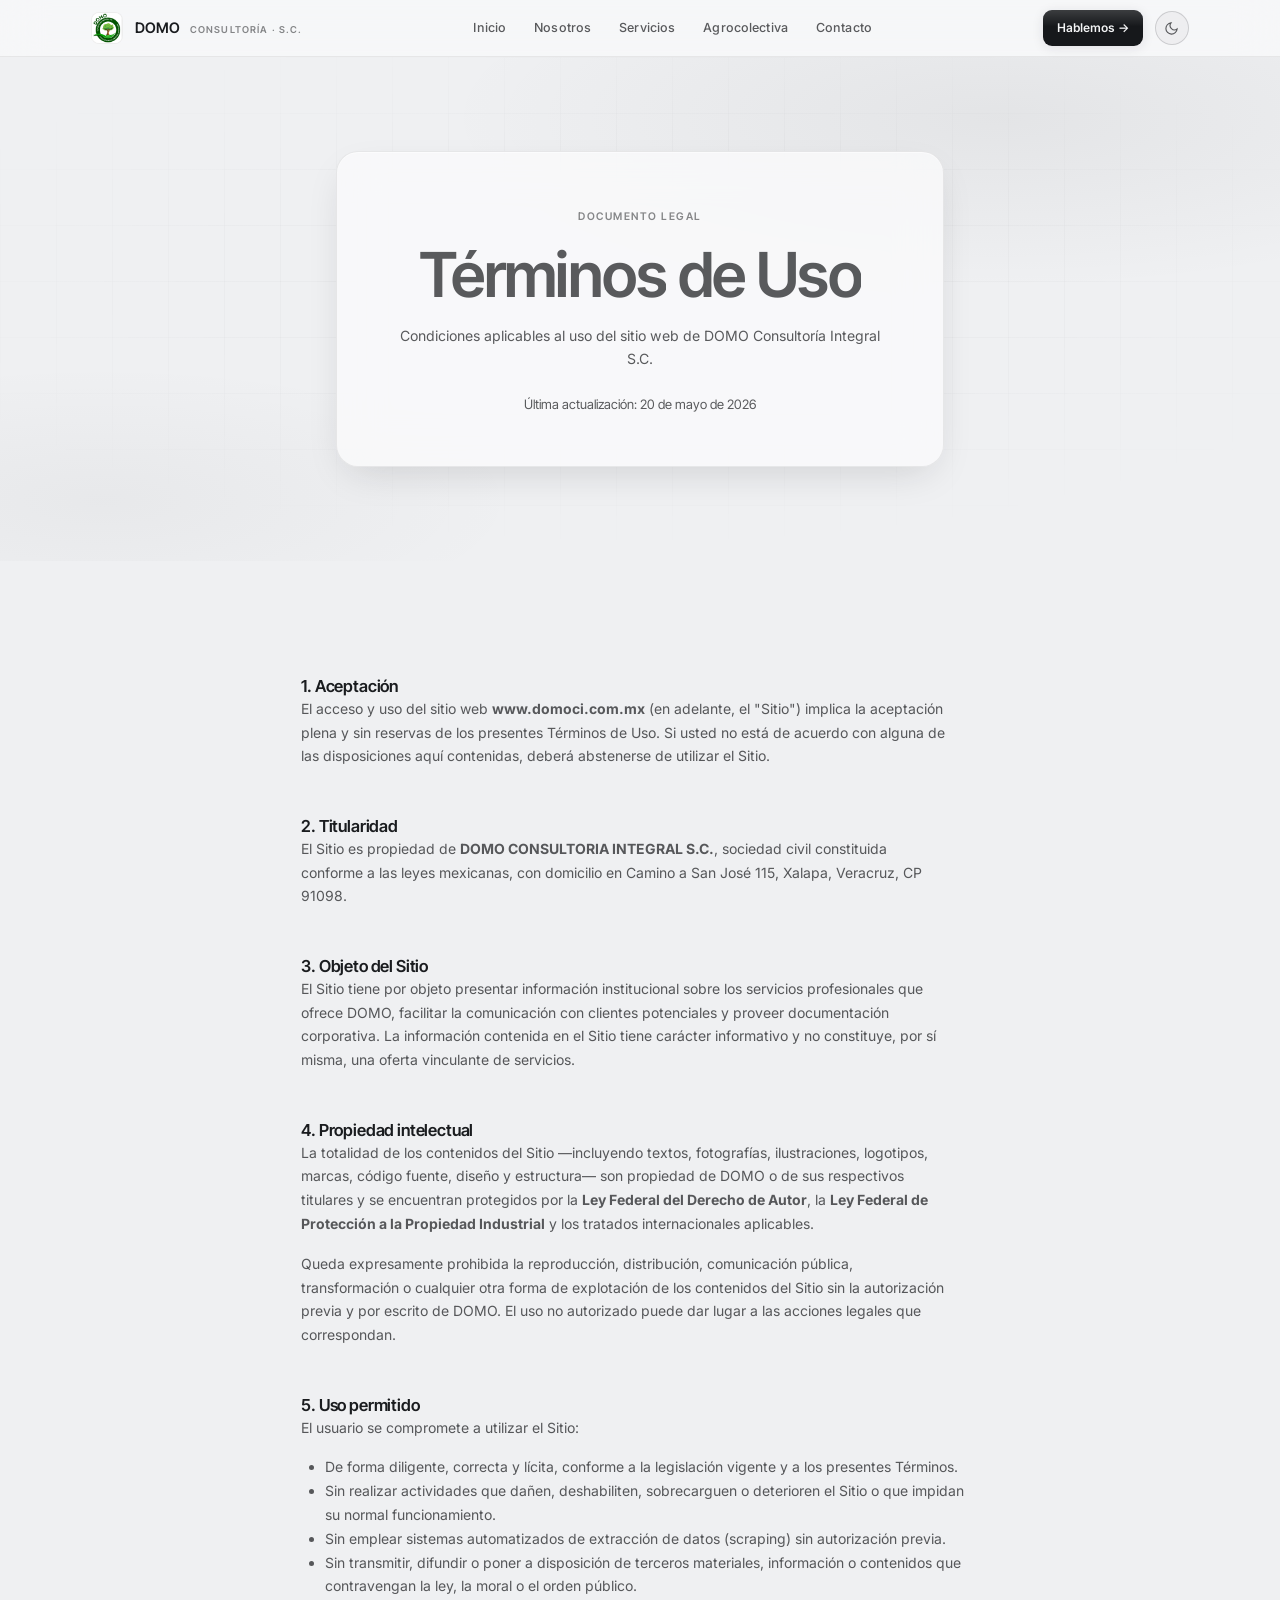
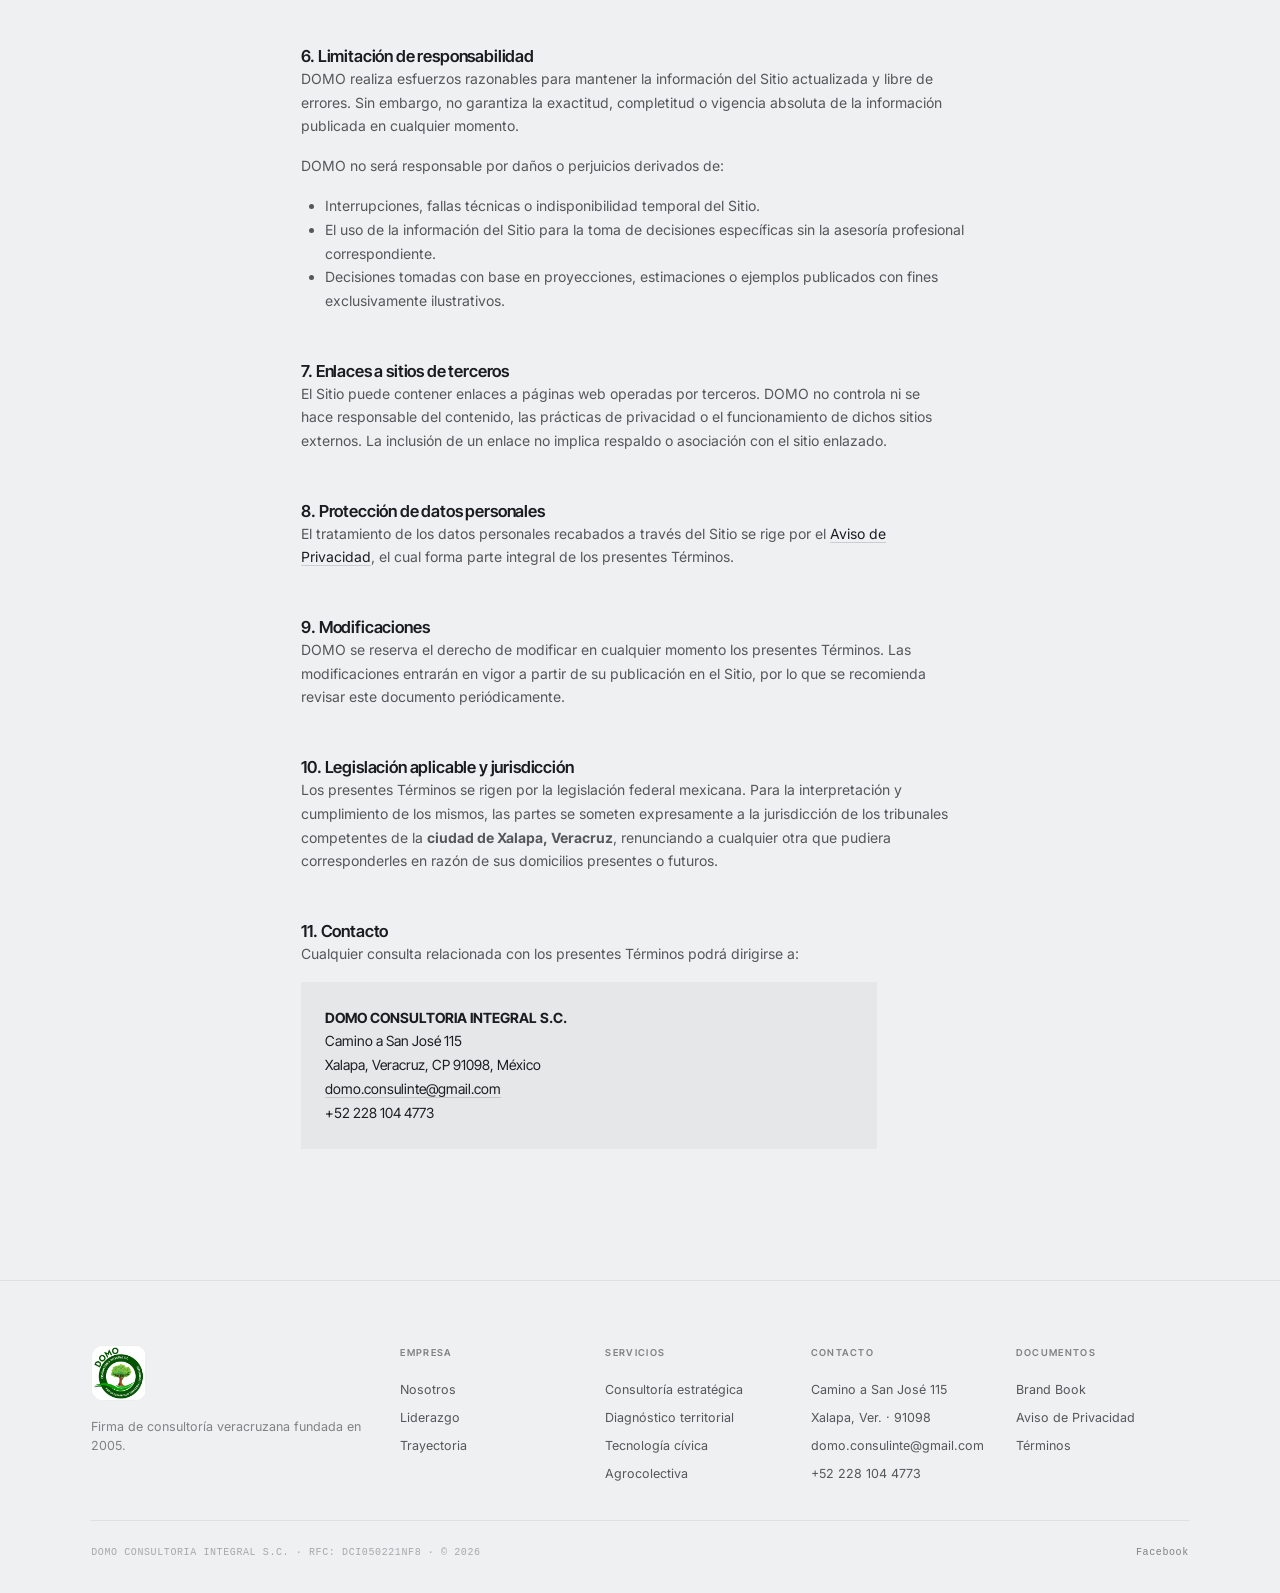
<file: terminos.html>
<!doctype html>
<html lang="es-MX">
<head>
<meta charset="utf-8" />
<meta name="viewport" content="width=device-width,initial-scale=1" />
<meta name="color-scheme" content="light dark" />
<title>Términos de Uso — DOMO Consultoría Integral S.C.</title>
<meta name="description" content="Términos y condiciones de uso del sitio web de DOMO Consultoría Integral S.C." />
<meta name="robots" content="index,follow" />
<link rel="canonical" href="https://www.domoci.com.mx/terminos" />
<meta property="og:type" content="article" />
<meta property="og:title" content="Términos de Uso — DOMO Consultoría Integral S.C." />
<meta property="og:locale" content="es_MX" />
<link rel="preconnect" href="https://fonts.googleapis.com" />
<link rel="preconnect" href="https://fonts.gstatic.com" crossorigin />
<link href="https://fonts.googleapis.com/css2?family=Inter:wght@400;500;600&family=Inter+Tight:wght@500;600;700&display=swap" rel="stylesheet" />
<link rel="stylesheet" href="./styles.css" />
<link rel="icon" type="image/x-icon" href="./favicon.ico" />
<link rel="icon" type="image/png" sizes="16x16" href="./favicon-16.png" />
<link rel="icon" type="image/png" sizes="32x32" href="./favicon-32.png" />
<link rel="apple-touch-icon" sizes="180x180" href="./apple-touch-icon.png" />
<link rel="manifest" href="./manifest.webmanifest" />
<meta name="theme-color" content="#eff0f2" />
<meta property="og:image" content="https://www.domoci.com.mx/og-default.jpg" />
<meta property="og:image:width" content="1200" />
<meta property="og:image:height" content="630" />
<meta property="og:image:alt" content="DOMO Consultoría Integral S.C. — Decisiones públicas, con método." />
<meta name="twitter:card" content="summary_large_image" />
<meta name="twitter:image" content="https://www.domoci.com.mx/og-default.jpg" />
</head>
<body>

<a class="skip-link" href="#main">Saltar al contenido principal</a>

<header class="head">
  <div class="wrap head__row">
    <a class="head__brand" href="./index.html" aria-label="DOMO — Inicio">
      <img src="./assets/domo-logo.jpg" alt="" width="800" height="798" />
      <span class="head__brand-text">
        <span class="head__brand-name">DOMO</span>
        <span class="head__brand-sub">Consultoría · S.C.</span>
      </span>
    </a>
    <nav class="head__nav" id="primaryNav" aria-label="Navegación principal">
      <a href="./index.html">Inicio</a>
      <a href="./nosotros.html">Nosotros</a>
      <a href="./servicios.html">Servicios</a>
      <a href="./agrocolectiva.html">Agrocolectiva</a>
      <a href="./contacto.html">Contacto</a>
      <a class="btn-cta nav-cta" href="./contacto.html">Hablemos →</a>
    </nav>
    <div class="head__tools">
      <button class="nav-toggle" id="navToggle" aria-label="Abrir menú" aria-expanded="false" aria-controls="primaryNav">
        <svg class="ic-open" viewBox="0 0 24 24" fill="none" stroke="currentColor" stroke-width="1.8" stroke-linecap="round" stroke-linejoin="round"><path d="M3 6h18M3 12h18M3 18h18"/></svg>
        <svg class="ic-close" viewBox="0 0 24 24" fill="none" stroke="currentColor" stroke-width="1.8" stroke-linecap="round" stroke-linejoin="round"><path d="M6 6l12 12M18 6 6 18"/></svg>
      </button>
      <a class="btn-cta" href="./contacto.html">Hablemos →</a>
      <button class="theme-btn" id="themeToggle" aria-label="Cambiar tema">
        <svg class="moon" viewBox="0 0 24 24" fill="none" stroke="currentColor" stroke-width="1.8"><path d="M21 12.79A9 9 0 1 1 11.21 3 7 7 0 0 0 21 12.79z"/></svg>
        <svg class="sun" viewBox="0 0 24 24" fill="none" stroke="currentColor" stroke-width="1.8"><circle cx="12" cy="12" r="4"/><path d="M12 2v2M12 20v2M4.93 4.93l1.41 1.41M17.66 17.66l1.41 1.41M2 12h2M20 12h2M4.93 19.07l1.41-1.41M17.66 6.34l1.41-1.41"/></svg>
      </button>
    </div>
  </div>
</header>

<main id="main">

  <section class="hero hero--center">
    <div class="hero__bg"></div>
    <div class="hero__grid-bg"></div>
    <div class="wrap" style="position: relative;">
      <div class="hero__inner" style="text-align:center;">
        <div style="max-width:760px;margin:0 auto;">
          <span class="eyebrow reveal reveal--1">Documento legal</span>
          <h1 class="h1 reveal reveal--2"><em>Términos de Uso</em></h1>
          <p class="hero__lead reveal reveal--3">
            Condiciones aplicables al uso del sitio web de DOMO Consultoría Integral S.C.
          </p>
          <p class="reveal reveal--4" style="font-family:var(--font-mono);font-size:13px;color:var(--fg-soft);margin-top:var(--s-5);">
            Última actualización: 20 de mayo de 2026
          </p>
        </div>
      </div>
    </div>
  </section>

  <section class="sec">
    <div class="wrap" style="max-width:780px;">
      <div class="body fade-in">

        <h2 class="h3" style="margin-top:0;">1. Aceptación</h2>
        <p>
          El acceso y uso del sitio web <strong>www.domoci.com.mx</strong> (en adelante, el "Sitio") implica la aceptación plena y sin reservas de los presentes Términos de Uso. Si usted no está de acuerdo con alguna de las disposiciones aquí contenidas, deberá abstenerse de utilizar el Sitio.
        </p>

        <h2 class="h3" style="margin-top:var(--s-7);">2. Titularidad</h2>
        <p>
          El Sitio es propiedad de <strong>DOMO CONSULTORIA INTEGRAL S.C.</strong>, sociedad civil constituida conforme a las leyes mexicanas, con domicilio en Camino a San José 115, Xalapa, Veracruz, CP 91098.
        </p>

        <h2 class="h3" style="margin-top:var(--s-7);">3. Objeto del Sitio</h2>
        <p>
          El Sitio tiene por objeto presentar información institucional sobre los servicios profesionales que ofrece DOMO, facilitar la comunicación con clientes potenciales y proveer documentación corporativa. La información contenida en el Sitio tiene carácter informativo y no constituye, por sí misma, una oferta vinculante de servicios.
        </p>

        <h2 class="h3" style="margin-top:var(--s-7);">4. Propiedad intelectual</h2>
        <p>
          La totalidad de los contenidos del Sitio —incluyendo textos, fotografías, ilustraciones, logotipos, marcas, código fuente, diseño y estructura— son propiedad de DOMO o de sus respectivos titulares y se encuentran protegidos por la <strong>Ley Federal del Derecho de Autor</strong>, la <strong>Ley Federal de Protección a la Propiedad Industrial</strong> y los tratados internacionales aplicables.
        </p>
        <p>
          Queda expresamente prohibida la reproducción, distribución, comunicación pública, transformación o cualquier otra forma de explotación de los contenidos del Sitio sin la autorización previa y por escrito de DOMO. El uso no autorizado puede dar lugar a las acciones legales que correspondan.
        </p>

        <h2 class="h3" style="margin-top:var(--s-7);">5. Uso permitido</h2>
        <p>El usuario se compromete a utilizar el Sitio:</p>
        <ul style="color:var(--fg-soft);line-height:1.7;margin-bottom:var(--s-5);padding-left:var(--s-5);">
          <li>De forma diligente, correcta y lícita, conforme a la legislación vigente y a los presentes Términos.</li>
          <li>Sin realizar actividades que dañen, deshabiliten, sobrecarguen o deterioren el Sitio o que impidan su normal funcionamiento.</li>
          <li>Sin emplear sistemas automatizados de extracción de datos (scraping) sin autorización previa.</li>
          <li>Sin transmitir, difundir o poner a disposición de terceros materiales, información o contenidos que contravengan la ley, la moral o el orden público.</li>
        </ul>

        <h2 class="h3" style="margin-top:var(--s-7);">6. Limitación de responsabilidad</h2>
        <p>
          DOMO realiza esfuerzos razonables para mantener la información del Sitio actualizada y libre de errores. Sin embargo, no garantiza la exactitud, completitud o vigencia absoluta de la información publicada en cualquier momento.
        </p>
        <p>
          DOMO no será responsable por daños o perjuicios derivados de:
        </p>
        <ul style="color:var(--fg-soft);line-height:1.7;margin-bottom:var(--s-5);padding-left:var(--s-5);">
          <li>Interrupciones, fallas técnicas o indisponibilidad temporal del Sitio.</li>
          <li>El uso de la información del Sitio para la toma de decisiones específicas sin la asesoría profesional correspondiente.</li>
          <li>Decisiones tomadas con base en proyecciones, estimaciones o ejemplos publicados con fines exclusivamente ilustrativos.</li>
        </ul>

        <h2 class="h3" style="margin-top:var(--s-7);">7. Enlaces a sitios de terceros</h2>
        <p>
          El Sitio puede contener enlaces a páginas web operadas por terceros. DOMO no controla ni se hace responsable del contenido, las prácticas de privacidad o el funcionamiento de dichos sitios externos. La inclusión de un enlace no implica respaldo o asociación con el sitio enlazado.
        </p>

        <h2 class="h3" style="margin-top:var(--s-7);">8. Protección de datos personales</h2>
        <p>
          El tratamiento de los datos personales recabados a través del Sitio se rige por el <a href="./aviso-de-privacidad.html">Aviso de Privacidad</a>, el cual forma parte integral de los presentes Términos.
        </p>

        <h2 class="h3" style="margin-top:var(--s-7);">9. Modificaciones</h2>
        <p>
          DOMO se reserva el derecho de modificar en cualquier momento los presentes Términos. Las modificaciones entrarán en vigor a partir de su publicación en el Sitio, por lo que se recomienda revisar este documento periódicamente.
        </p>

        <h2 class="h3" style="margin-top:var(--s-7);">10. Legislación aplicable y jurisdicción</h2>
        <p>
          Los presentes Términos se rigen por la legislación federal mexicana. Para la interpretación y cumplimiento de los mismos, las partes se someten expresamente a la jurisdicción de los tribunales competentes de la <strong>ciudad de Xalapa, Veracruz</strong>, renunciando a cualquier otra que pudiera corresponderles en razón de sus domicilios presentes o futuros.
        </p>

        <h2 class="h3" style="margin-top:var(--s-7);">11. Contacto</h2>
        <p>
          Cualquier consulta relacionada con los presentes Términos podrá dirigirse a:
        </p>
        <p style="font-family:var(--font-mono);font-size:14px;color:var(--fg);background:var(--surface);padding:var(--s-5);border-left:3px solid var(--brand);margin-top:var(--s-4);">
          <strong>DOMO CONSULTORIA INTEGRAL S.C.</strong><br />
          Camino a San José 115<br />
          Xalapa, Veracruz, CP 91098, México<br />
          <a href="mailto:domo.consulinte@gmail.com">domo.consulinte@gmail.com</a><br />
          +52 228 104 4773
        </p>

      </div>
    </div>
  </section>

</main>

<footer class="foot">
  <div class="wrap">
    <div class="foot__top">
      <div class="foot__brand">
        <img src="./assets/domo-logo.jpg" alt="DOMO" width="800" height="798" style="height:56px;width:auto;filter:drop-shadow(0 0 1px rgba(251,248,240,0.4));" />
        <p class="foot__brand-tag">Firma de consultoría veracruzana fundada en 2005.</p>
      </div>
      <div class="foot__col"><h5>Empresa</h5><a href="./nosotros.html">Nosotros</a><a href="./nosotros.html#liderazgo">Liderazgo</a><a href="./nosotros.html#trayectoria">Trayectoria</a></div>
      <div class="foot__col"><h5>Servicios</h5><a href="./servicios.html#consultoria">Consultoría estratégica</a><a href="./servicios.html#diagnostico">Diagnóstico territorial</a><a href="./servicios.html#tecnologia">Tecnología cívica</a><a href="./agrocolectiva.html">Agrocolectiva</a></div>
      <div class="foot__col"><h5>Contacto</h5><span>Camino a San José 115</span><span>Xalapa, Ver. · 91098</span><a href="mailto:domo.consulinte@gmail.com">domo.consulinte@gmail.com</a><a href="tel:+522281044773">+52 228 104 4773</a></div>
      <div class="foot__col"><h5>Documentos</h5><a href="./brand/brand-book.html">Brand Book</a><a href="./aviso-de-privacidad.html">Aviso de Privacidad</a><a href="./terminos.html">Términos</a></div>
    </div>
    <div class="foot__bottom">
      <span>DOMO CONSULTORIA INTEGRAL S.C. · RFC: DCI050221NF8 · © 2026</span>
      <span><a href="https://www.facebook.com/profile.php?id=100063989135676">Facebook</a></span>
    </div>
  </div>
</footer>

<script>
  (function() {
    var btn = document.getElementById('themeToggle'); var root = document.documentElement;
    if (localStorage.getItem('domo-theme') === 'dark') root.setAttribute('data-theme', 'dark');
    btn && btn.addEventListener('click', function() {
      var n = root.getAttribute('data-theme') === 'dark' ? 'light' : 'dark';
      if (n === 'dark') root.setAttribute('data-theme', 'dark'); else root.removeAttribute('data-theme');
      localStorage.setItem('domo-theme', n);
    });
  })();
  (function() {
    if (!('IntersectionObserver' in window)) return;
    var obs = new IntersectionObserver(function(es) { es.forEach(function(e) { if (e.isIntersecting) { e.target.classList.add('is-visible'); obs.unobserve(e.target); } }); }, { threshold: 0.12, rootMargin: '0px 0px -8% 0px' });
    document.querySelectorAll('.fade-in').forEach(function(el) { obs.observe(el); });
  })();
</script>

<script src="./anims.js" defer></script>

<script>
  // Menú móvil (hamburguesa)
  (function(){
    var head=document.querySelector('.head');
    var btn=document.getElementById('navToggle');
    if(!head||!btn) return;
    function setOpen(o){head.classList.toggle('menu-open',o);btn.setAttribute('aria-expanded',o?'true':'false');btn.setAttribute('aria-label',o?'Cerrar menú':'Abrir menú');}
    btn.addEventListener('click',function(){setOpen(!head.classList.contains('menu-open'));});
    document.querySelectorAll('.head__nav a').forEach(function(a){a.addEventListener('click',function(){setOpen(false);});});
    window.addEventListener('resize',function(){if(window.innerWidth>920)setOpen(false);});
  })();
</script>
</body>
</html>
</file>
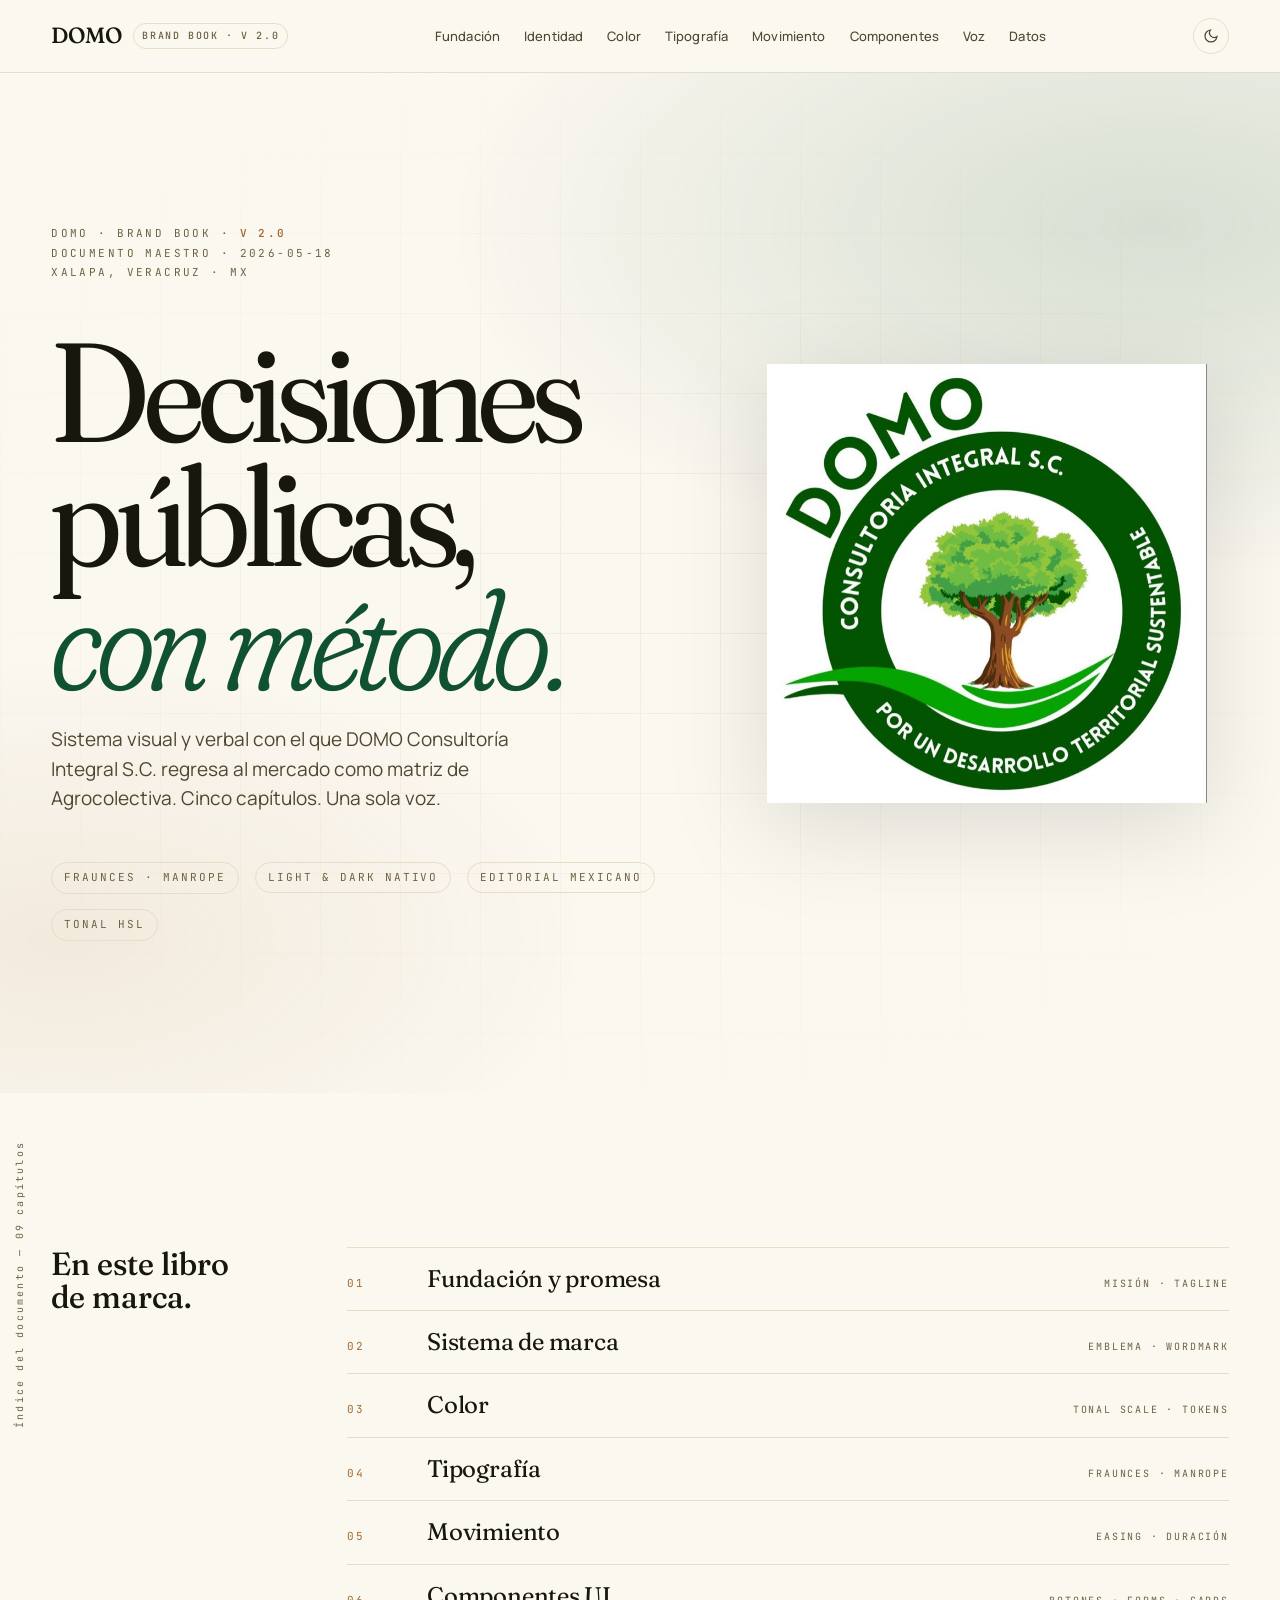
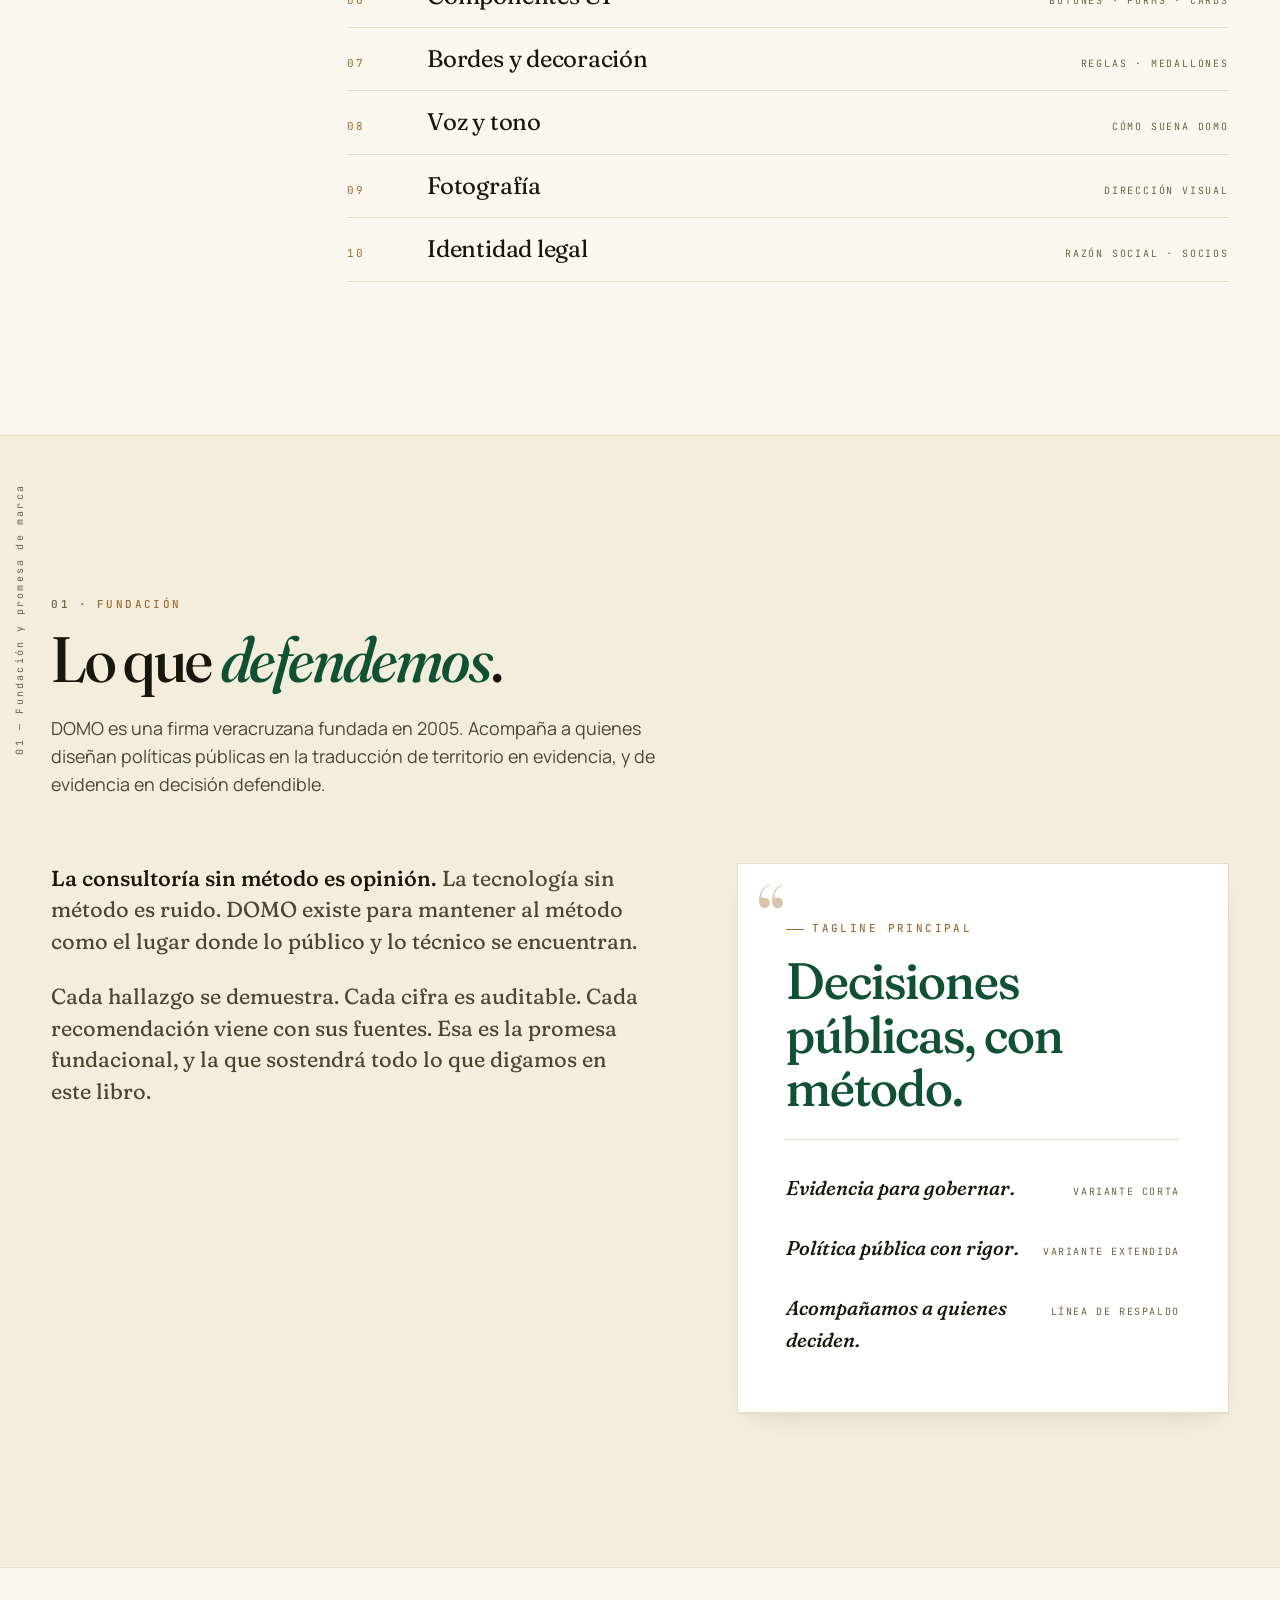
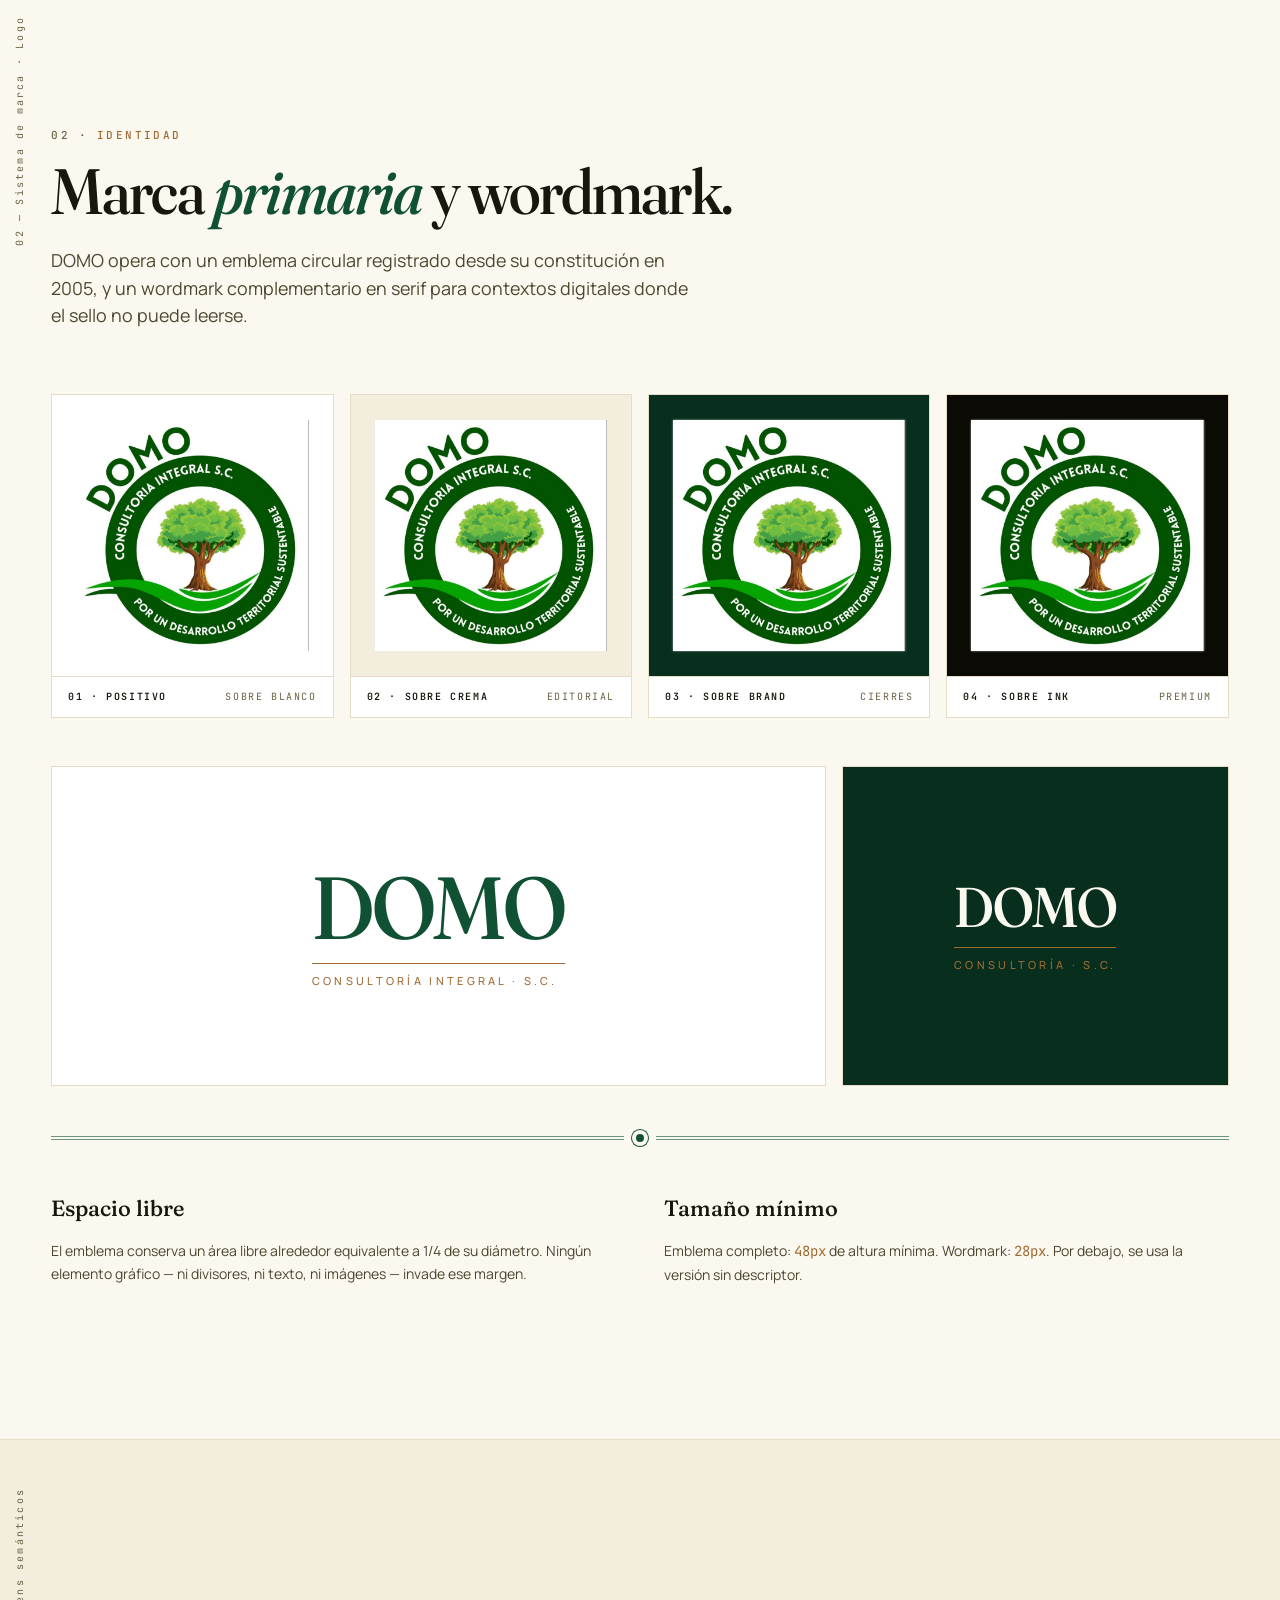
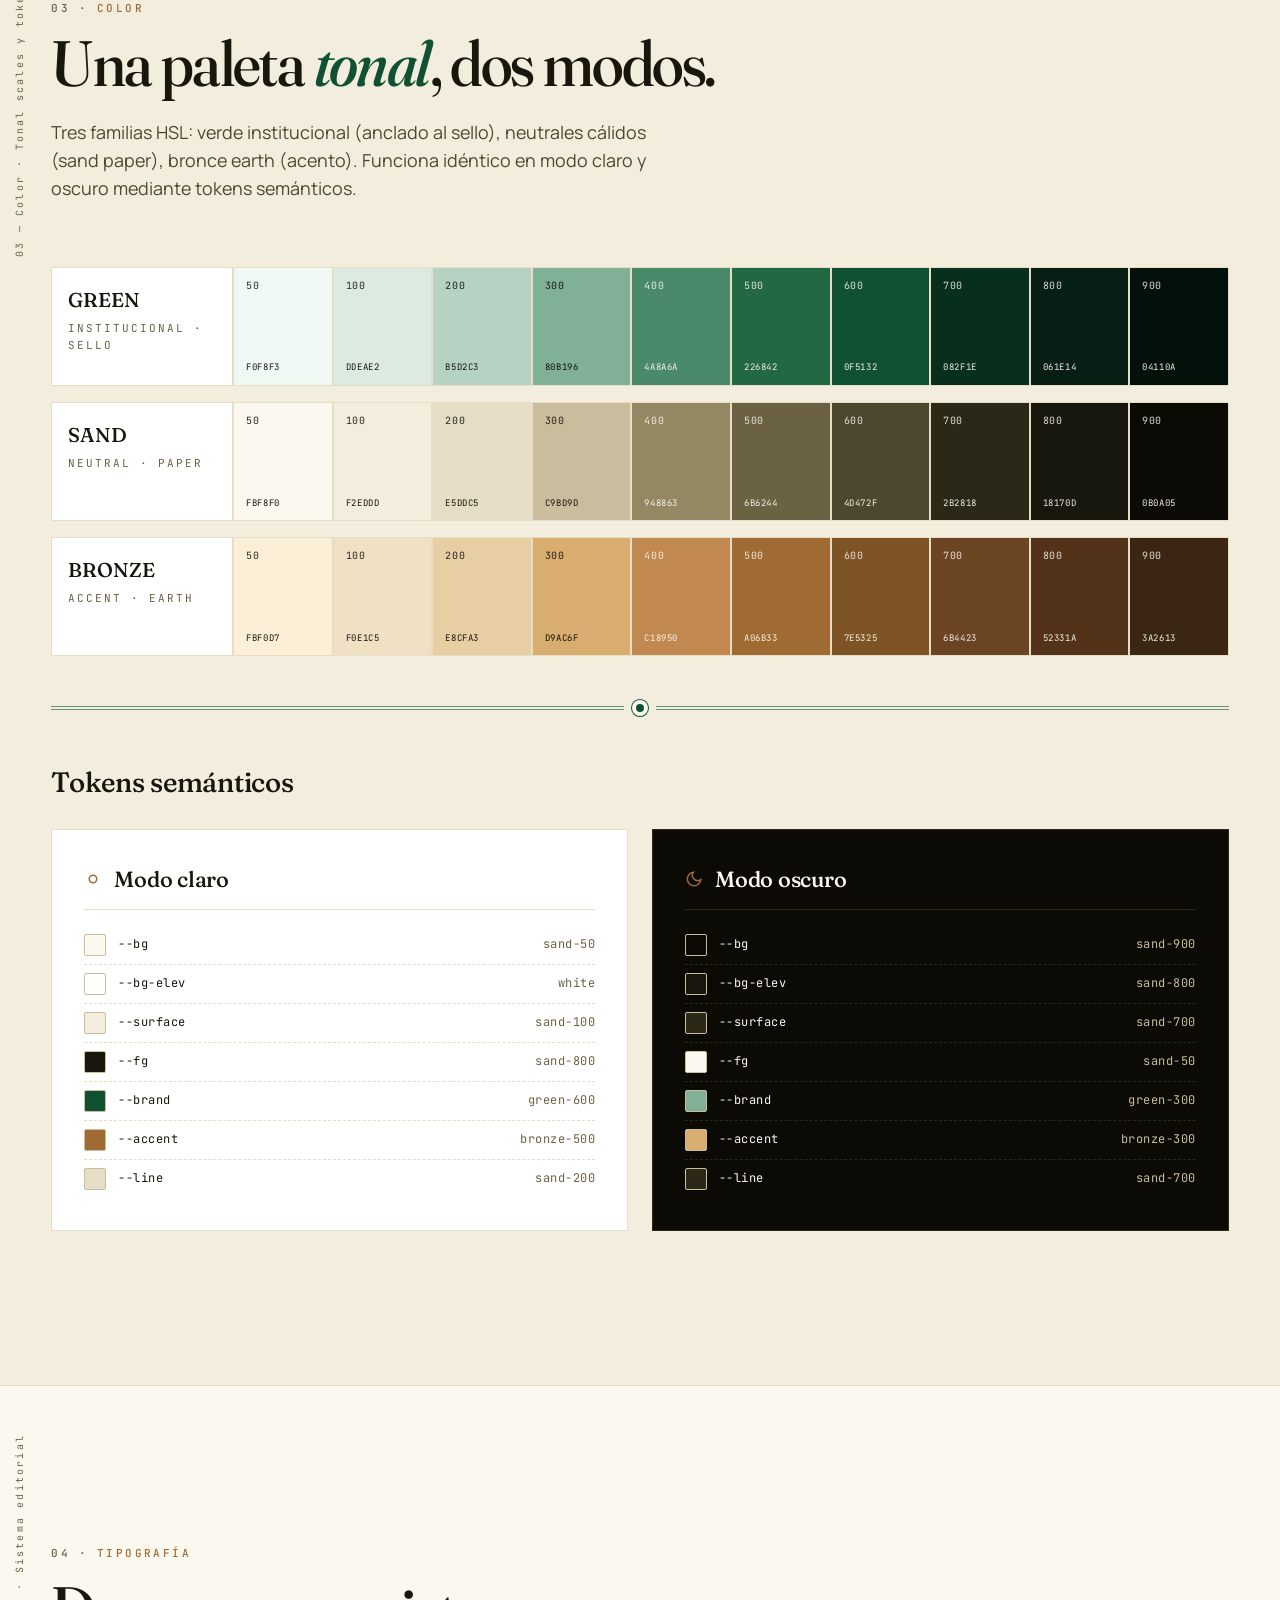
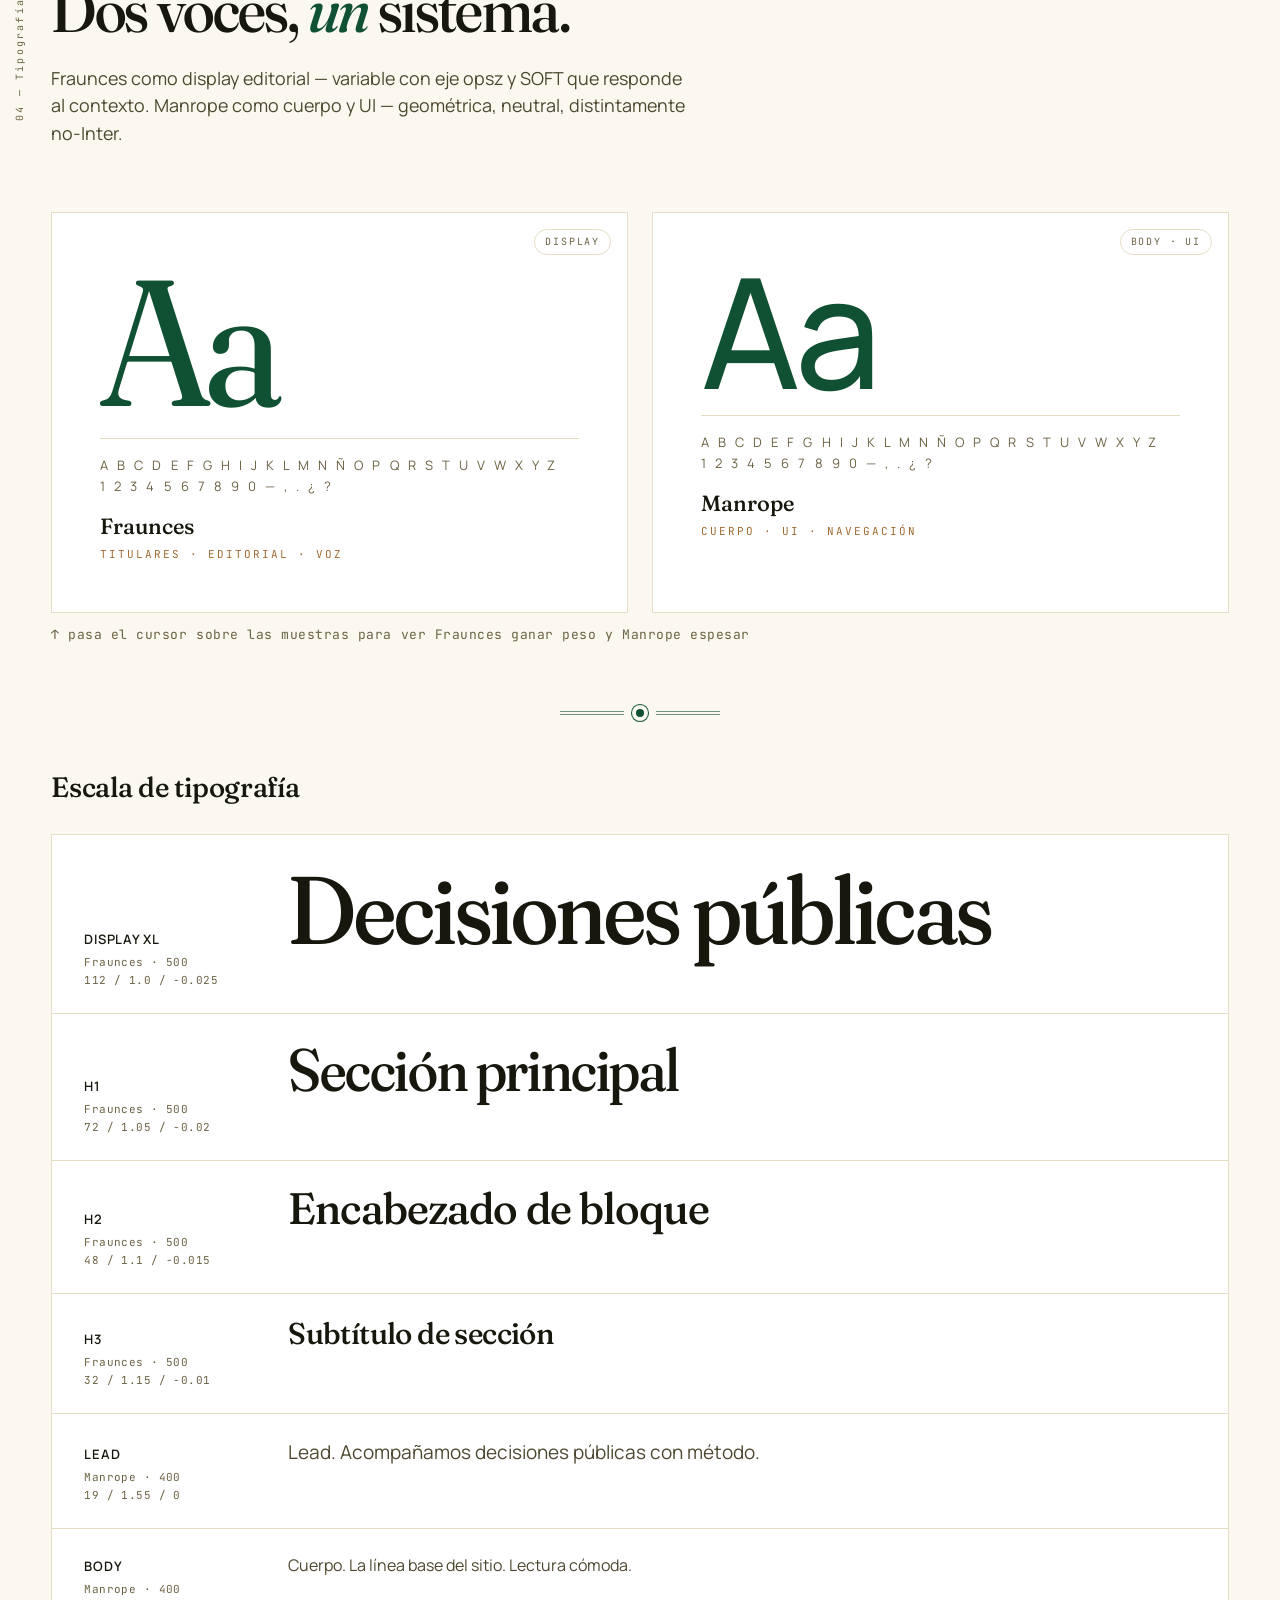
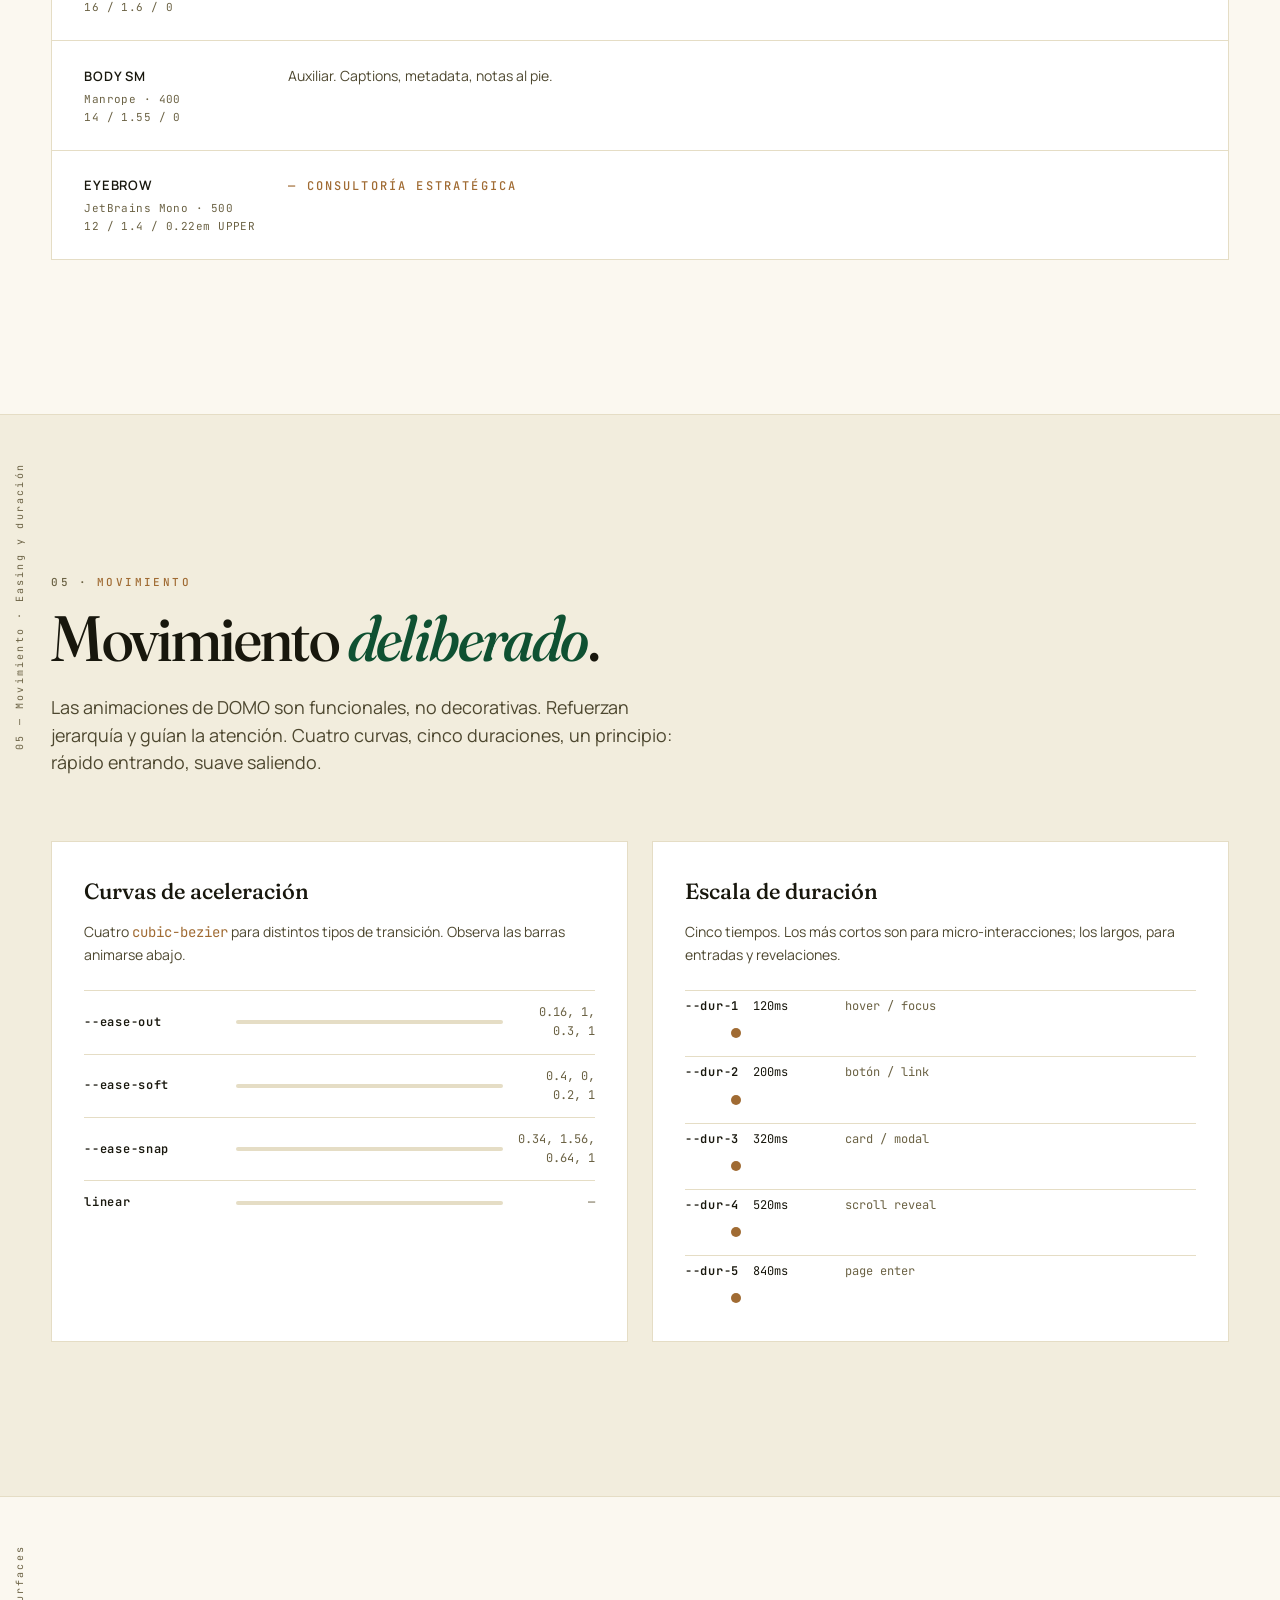
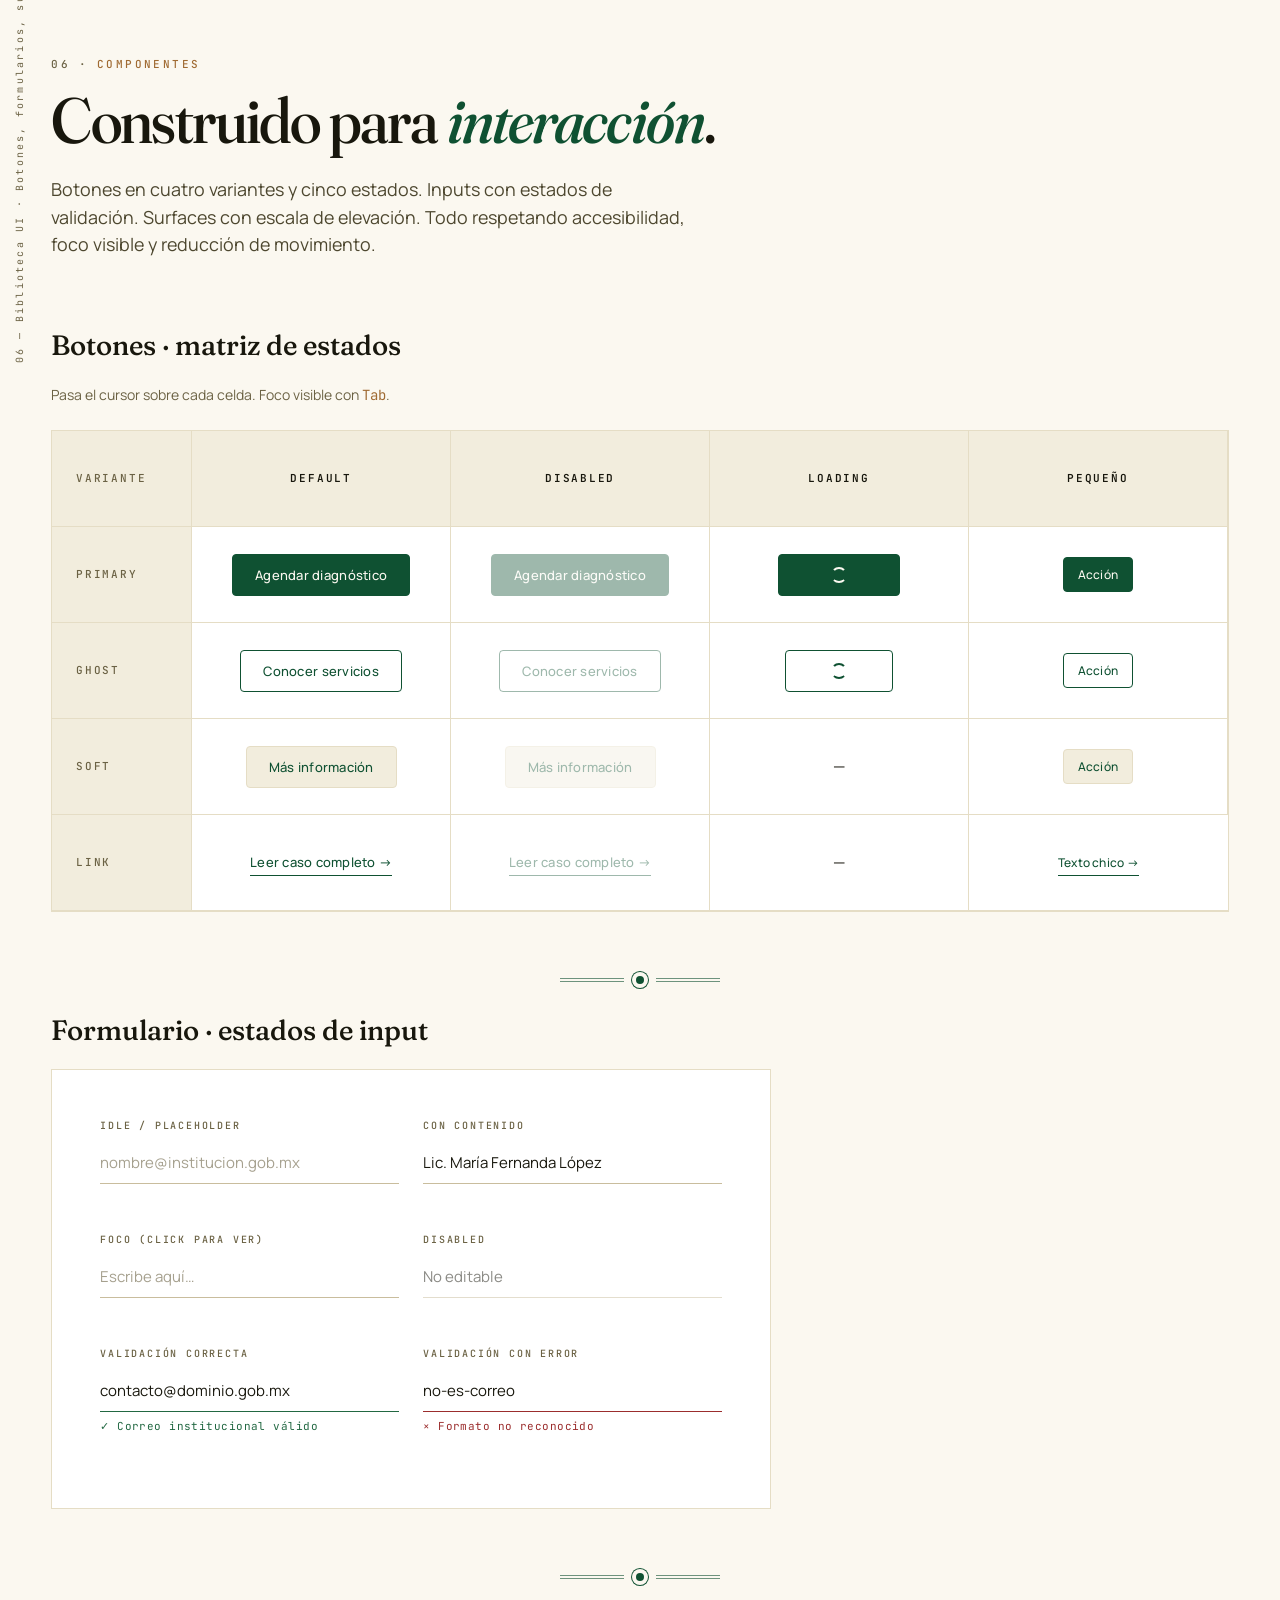
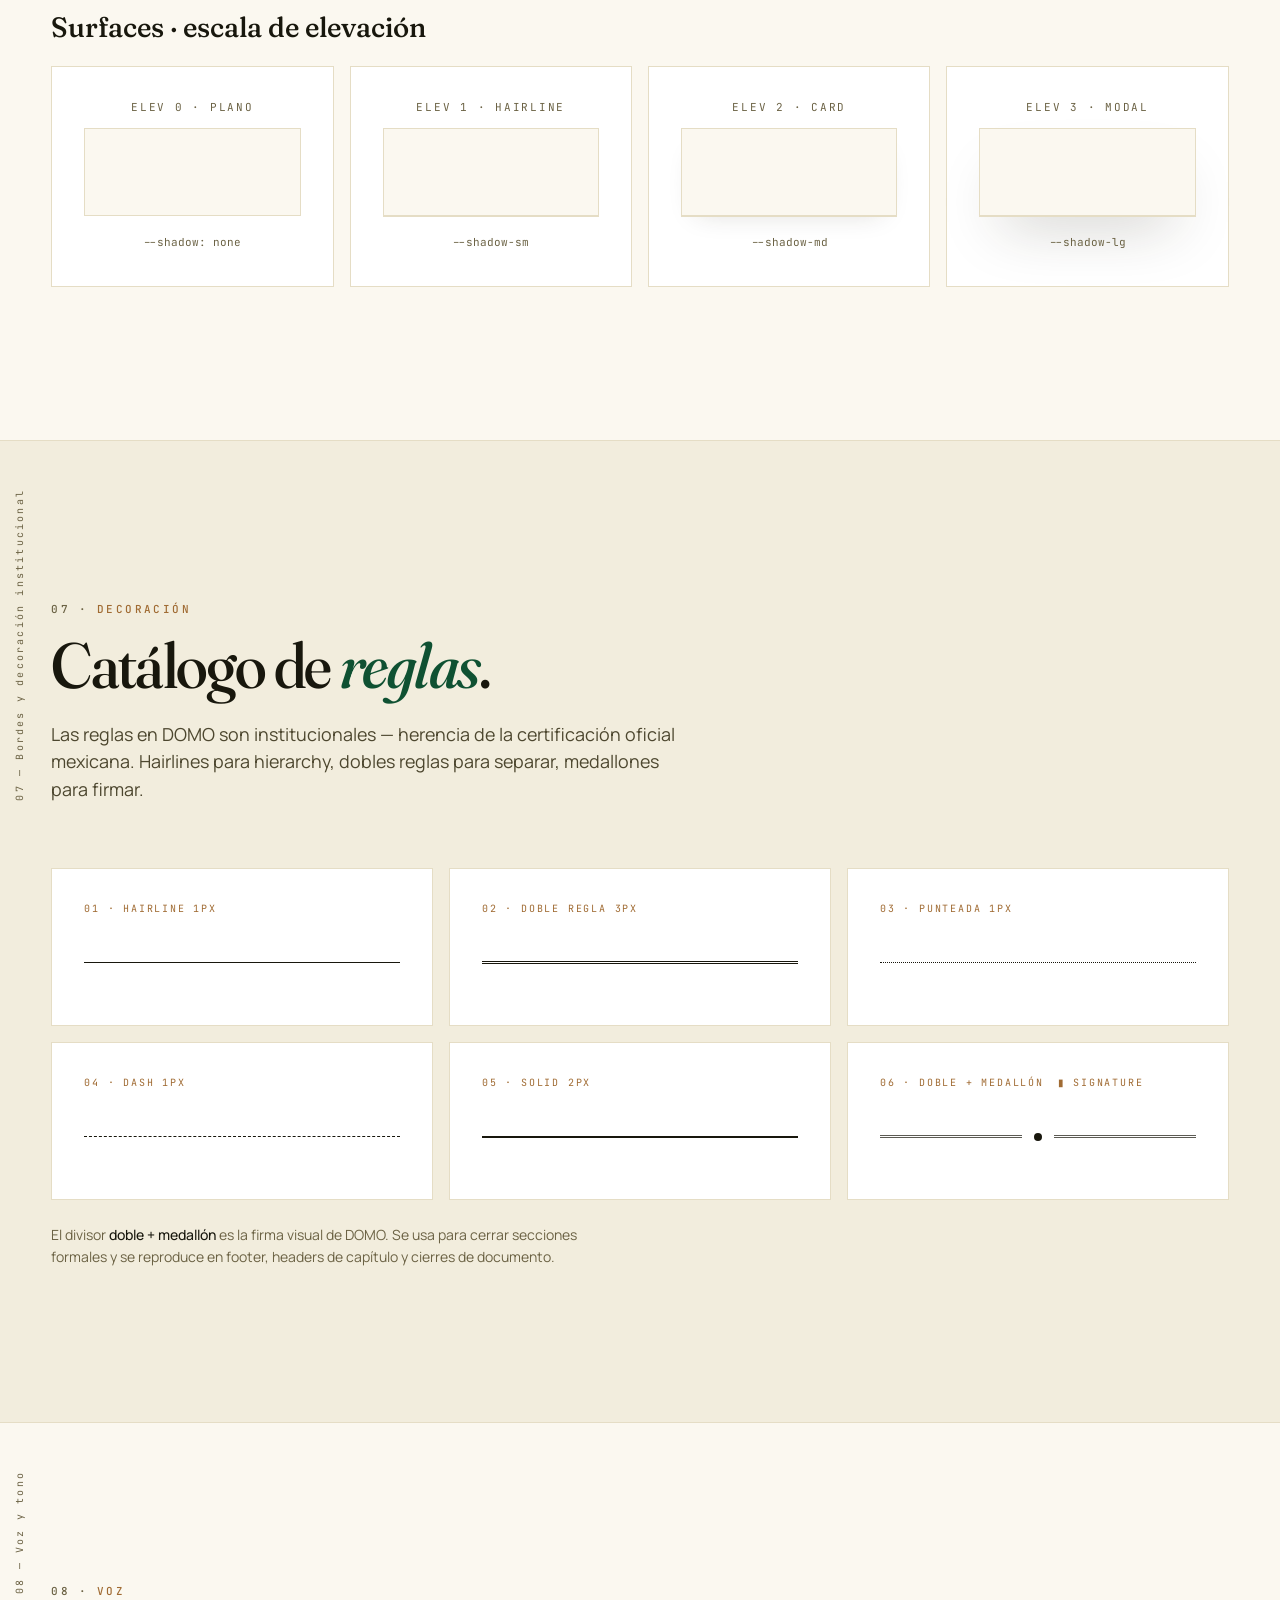
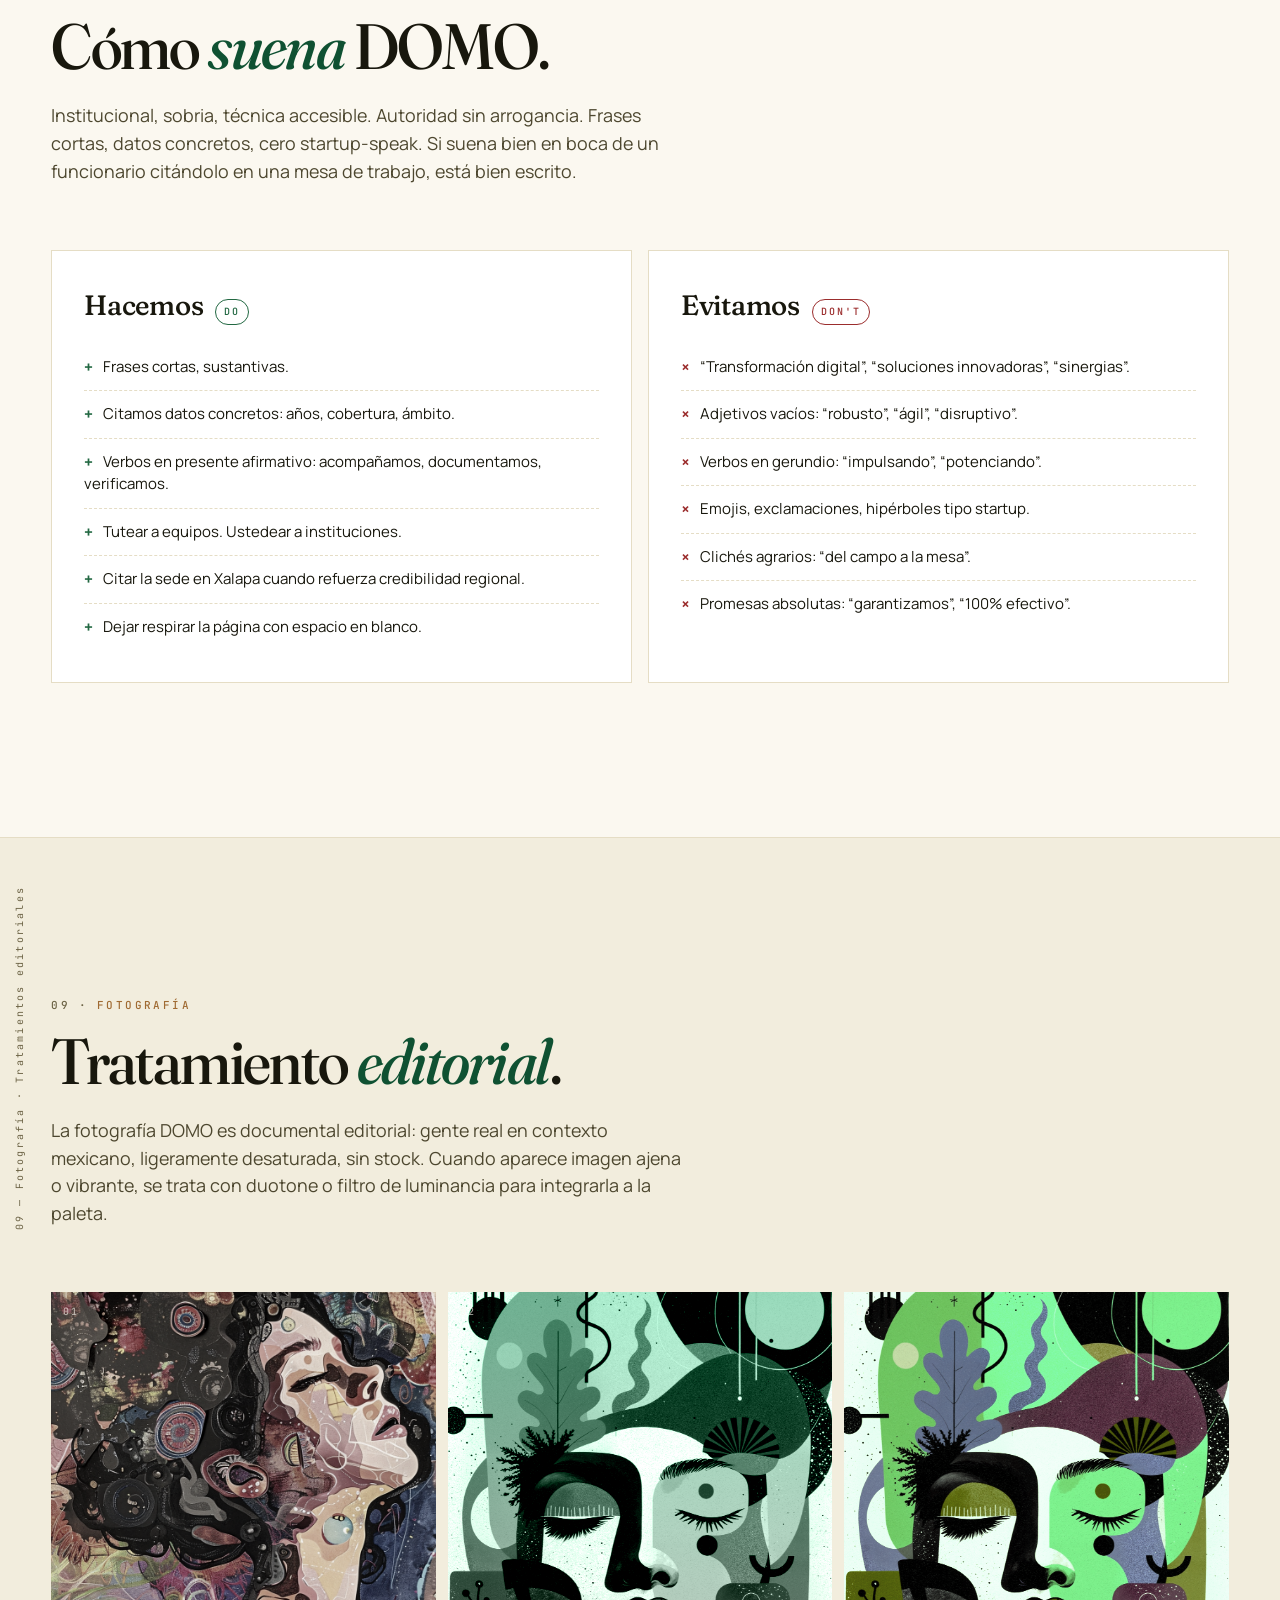
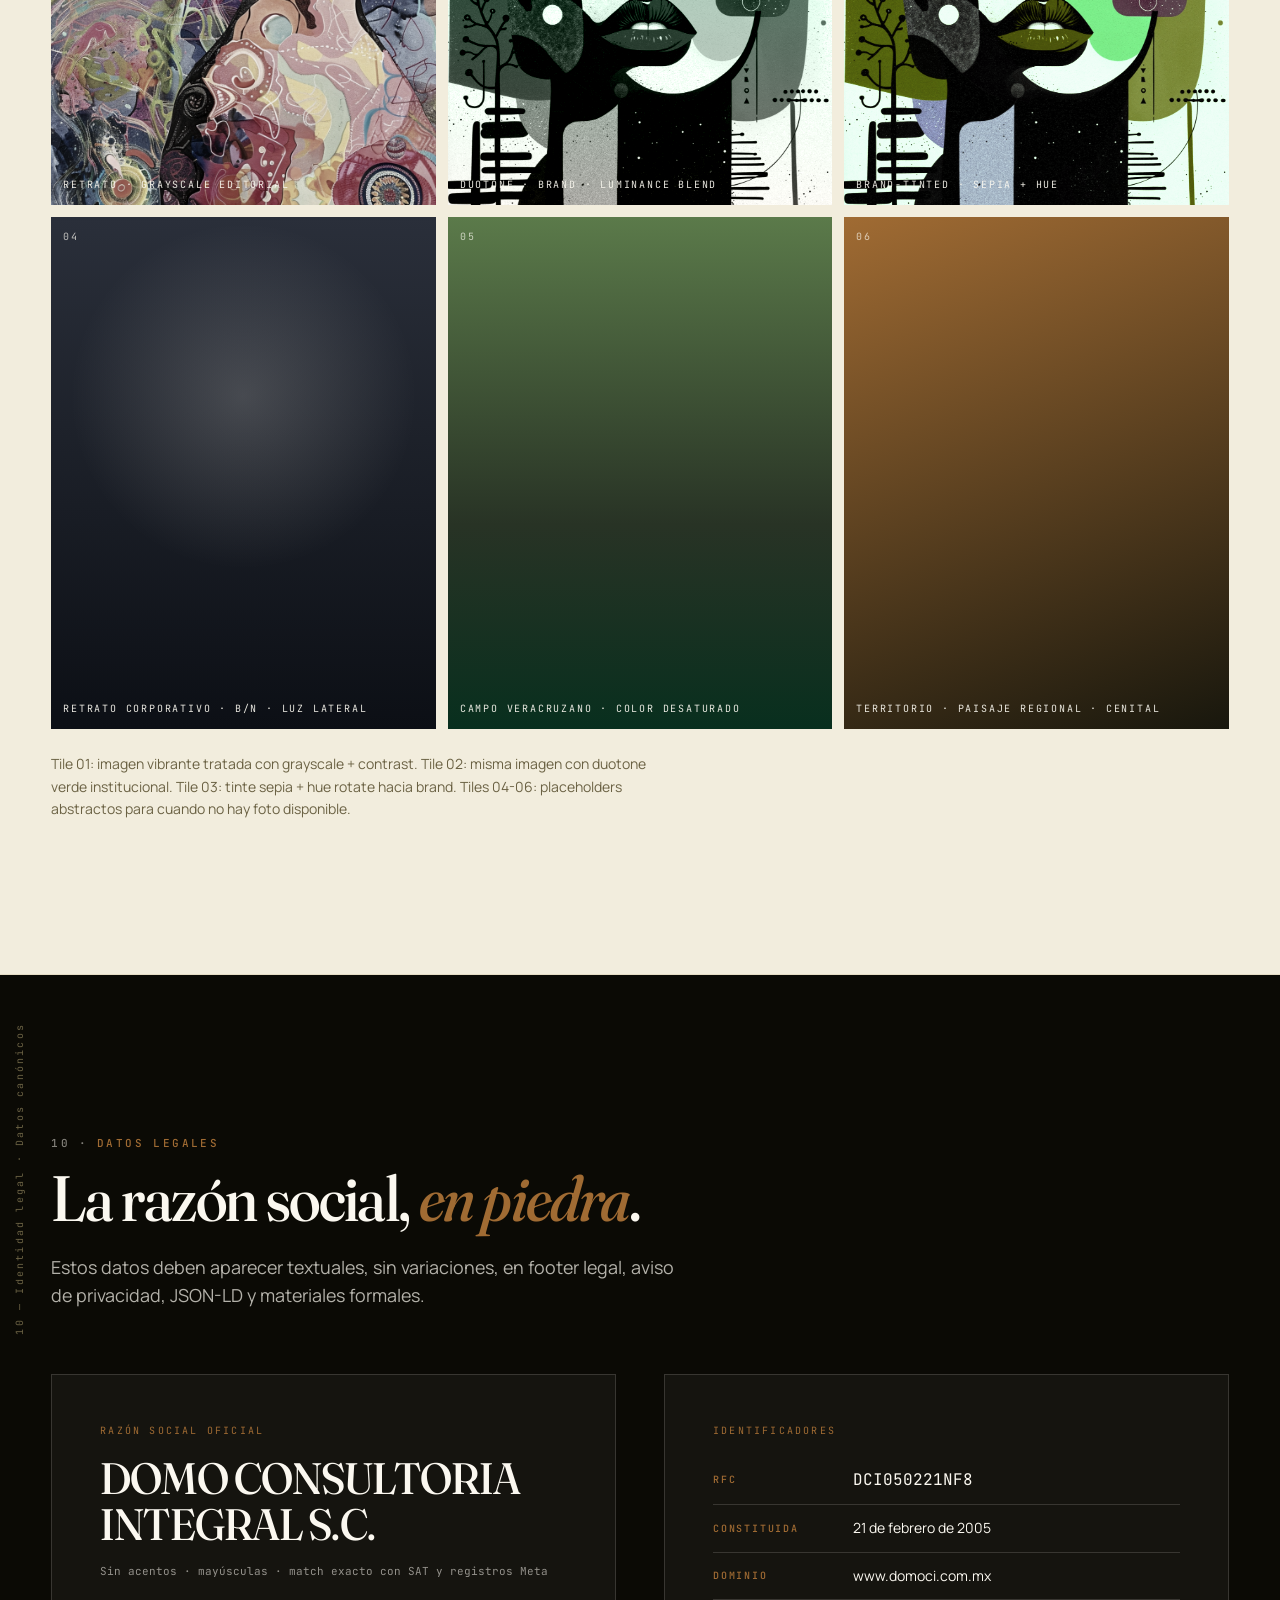
<file: brand/brand-book.html>
<!doctype html>
<html lang="es-MX">
<head>
<meta charset="utf-8" />
<meta name="viewport" content="width=device-width,initial-scale=1" />
<meta name="color-scheme" content="light dark" />
<title>DOMO — Brand Book v 2.0</title>
<meta name="description" content="Brand book oficial de DOMO Consultoría Integral S.C." />
<link rel="preconnect" href="https://fonts.googleapis.com" />
<link rel="preconnect" href="https://fonts.gstatic.com" crossorigin />
<link href="https://fonts.googleapis.com/css2?family=Fraunces:opsz,wght,SOFT@9..144,300..900,0..100&family=JetBrains+Mono:wght@300..700&family=Manrope:wght@200..800&display=swap" rel="stylesheet" />
<style>
/* ============================================================
   DOMO · Design Tokens · HSL tonal scales
   ============================================================ */
:root {
  /* Green scale — anchored to seal */
  --g-50:  #F0F8F3;
  --g-100: #DDEAE2;
  --g-200: #B5D2C3;
  --g-300: #80B196;
  --g-400: #4A8A6A;
  --g-500: #226842;
  --g-600: #0F5132;
  --g-700: #082F1E;
  --g-800: #061E14;
  --g-900: #04110A;

  /* Warm sand neutrals — paper */
  --n-50:  #FBF8F0;
  --n-100: #F2EDDD;
  --n-200: #E5DDC5;
  --n-300: #C9BD9D;
  --n-400: #948863;
  --n-500: #6B6244;
  --n-600: #4D472F;
  --n-700: #2B2818;
  --n-800: #18170D;
  --n-900: #0B0A05;

  /* Bronze accent — earth */
  --b-100: #F0E1C5;
  --b-300: #D9AC6F;
  --b-500: #A06B33;
  --b-700: #6B4423;
  --b-900: #3A2613;

  /* State */
  --state-ok:  #226842;
  --state-err: #9B2D2D;

  /* Semantic — LIGHT mode */
  --bg:           var(--n-50);
  --bg-elev:      #FFFFFF;
  --surface:      var(--n-100);
  --surface-alt:  var(--n-200);
  --fg:           var(--n-800);
  --fg-soft:      var(--n-600);
  --fg-muted:     var(--n-500);
  --brand:        var(--g-600);
  --brand-soft:   var(--g-500);
  --brand-leaf:   var(--g-400);
  --brand-fg:     var(--n-50);
  --accent:       var(--b-500);
  --accent-soft:  var(--b-300);
  --line:         var(--n-200);
  --line-strong:  var(--n-300);
  --shadow-sm:    0 1px 0 var(--n-200);
  --shadow-md:    0 1px 0 var(--n-200), 0 12px 28px -16px rgba(43,40,24,0.18);
  --shadow-lg:    0 1px 0 var(--n-200), 0 30px 60px -24px rgba(43,40,24,0.25);

  /* Type */
  --display: "Fraunces", "Iowan Old Style", Georgia, serif;
  --sans:    "Manrope", -apple-system, BlinkMacSystemFont, sans-serif;
  --mono:    "JetBrains Mono", ui-monospace, "SF Mono", Menlo, monospace;

  /* Motion */
  --ease-out:  cubic-bezier(0.16, 1, 0.3, 1);
  --ease-soft: cubic-bezier(0.4, 0, 0.2, 1);
  --ease-snap: cubic-bezier(0.34, 1.56, 0.64, 1);
  --dur-1: 120ms;
  --dur-2: 200ms;
  --dur-3: 320ms;
  --dur-4: 520ms;
  --dur-5: 840ms;

  /* Scale */
  --r-0: 0px;
  --r-1: 2px;
  --r-2: 4px;
  --r-pill: 999px;

  --s-1: 4px;  --s-2: 8px;  --s-3: 12px; --s-4: 16px;
  --s-5: 24px; --s-6: 32px; --s-7: 48px; --s-8: 64px;
  --s-9: 96px; --s-10: 128px; --s-11: 192px;

  --container: 1280px;
  --gutter: clamp(20px, 4vw, 56px);
}

@media (prefers-color-scheme: dark) {
  :root:not([data-theme="light"]) {
    --bg:          var(--n-900);
    --bg-elev:     var(--n-800);
    --surface:     var(--n-700);
    --surface-alt: var(--n-600);
    --fg:          var(--n-50);
    --fg-soft:     var(--n-200);
    --fg-muted:    var(--n-300);
    --brand:       var(--g-300);
    --brand-soft:  var(--g-400);
    --brand-leaf:  var(--g-200);
    --brand-fg:    var(--g-900);
    --accent:      var(--b-300);
    --accent-soft: var(--b-100);
    --line:        var(--n-700);
    --line-strong: var(--n-600);
    --shadow-sm:   0 1px 0 rgba(0,0,0,0.4);
    --shadow-md:   0 1px 0 rgba(0,0,0,0.4), 0 12px 28px -16px rgba(0,0,0,0.6);
    --shadow-lg:   0 1px 0 rgba(0,0,0,0.4), 0 30px 60px -24px rgba(0,0,0,0.8);
  }
}

[data-theme="dark"] {
  --bg:          var(--n-900);
  --bg-elev:     var(--n-800);
  --surface:     var(--n-700);
  --surface-alt: var(--n-600);
  --fg:          var(--n-50);
  --fg-soft:     var(--n-200);
  --fg-muted:    var(--n-300);
  --brand:       var(--g-300);
  --brand-soft:  var(--g-400);
  --brand-leaf:  var(--g-200);
  --brand-fg:    var(--g-900);
  --accent:      var(--b-300);
  --accent-soft: var(--b-100);
  --line:        var(--n-700);
  --line-strong: var(--n-600);
  --shadow-sm:   0 1px 0 rgba(0,0,0,0.4);
  --shadow-md:   0 1px 0 rgba(0,0,0,0.4), 0 12px 28px -16px rgba(0,0,0,0.6);
  --shadow-lg:   0 1px 0 rgba(0,0,0,0.4), 0 30px 60px -24px rgba(0,0,0,0.8);
}

/* ============================================================
   Reset + base
   ============================================================ */
*, *::before, *::after { box-sizing: border-box; margin: 0; padding: 0; }
html { scroll-behavior: smooth; scroll-padding-top: 96px; }
body {
  font-family: var(--sans);
  font-weight: 400;
  font-size: 16px;
  line-height: 1.6;
  color: var(--fg);
  background: var(--bg);
  transition: background var(--dur-3) var(--ease-soft), color var(--dur-3) var(--ease-soft);
  -webkit-font-smoothing: antialiased;
  text-rendering: optimizeLegibility;
  font-feature-settings: "ss01" on, "cv11" on;
}
a { color: var(--brand); text-decoration: none; transition: color var(--dur-2) var(--ease-soft); }
a:hover { color: var(--accent); }
img, svg { display: block; max-width: 100%; }
hr { border: 0; height: 1px; background: var(--line); }

::selection { background: var(--brand); color: var(--brand-fg); }

/* ============================================================
   Container
   ============================================================ */
.wrap { max-width: var(--container); margin: 0 auto; padding-inline: var(--gutter); }

/* ============================================================
   Header (sticky)
   ============================================================ */
.head {
  position: sticky; top: 0; z-index: 100;
  background: color-mix(in oklab, var(--bg) 92%, transparent);
  backdrop-filter: saturate(140%) blur(12px);
  -webkit-backdrop-filter: saturate(140%) blur(12px);
  border-bottom: 1px solid var(--line);
}
.head__row {
  display: grid;
  grid-template-columns: auto 1fr auto;
  align-items: center;
  height: 72px;
  gap: var(--s-6);
}
.head__brand {
  display: flex; align-items: center; gap: var(--s-3);
  font-family: var(--display);
  font-weight: 500;
  font-variation-settings: "opsz" 14, "SOFT" 50;
  font-size: 22px;
  letter-spacing: -0.01em;
  color: var(--fg);
}
.head__brand-tag {
  font-family: var(--mono);
  font-size: 10px;
  letter-spacing: 0.16em;
  text-transform: uppercase;
  color: var(--fg-muted);
  padding: 4px 8px;
  border: 1px solid var(--line);
  border-radius: var(--r-pill);
}
.head__nav { display: flex; justify-content: center; gap: var(--s-5); }
.head__nav a {
  font-size: 13px;
  font-weight: 500;
  color: var(--fg-soft);
  position: relative;
  padding: 6px 0;
  letter-spacing: 0.01em;
}
.head__nav a::after {
  content: ""; position: absolute; left: 0; right: 0; bottom: 0;
  height: 1px; background: var(--accent); transform: scaleX(0); transform-origin: left;
  transition: transform var(--dur-3) var(--ease-out);
}
.head__nav a:hover { color: var(--fg); }
.head__nav a:hover::after { transform: scaleX(1); }
.head__tools { display: flex; align-items: center; gap: var(--s-3); }
.theme-btn {
  width: 36px; height: 36px;
  display: inline-flex; align-items: center; justify-content: center;
  background: transparent;
  border: 1px solid var(--line);
  border-radius: var(--r-pill);
  color: var(--fg-soft);
  cursor: pointer;
  transition: all var(--dur-2) var(--ease-soft);
}
.theme-btn:hover { border-color: var(--brand); color: var(--brand); transform: rotate(20deg); }
.theme-btn svg { width: 16px; height: 16px; }
.theme-btn .sun { display: none; }
[data-theme="dark"] .theme-btn .moon { display: none; }
[data-theme="dark"] .theme-btn .sun { display: block; }
@media (prefers-color-scheme: dark) {
  :root:not([data-theme="light"]) .theme-btn .moon { display: none; }
  :root:not([data-theme="light"]) .theme-btn .sun { display: block; }
}

/* ============================================================
   Signature divider — double rule with medallion
   ============================================================ */
.rule {
  display: flex; align-items: center; justify-content: center;
  gap: var(--s-3);
  margin: var(--s-7) 0;
  color: var(--brand);
}
.rule::before, .rule::after {
  content: ""; flex: 1;
  border-top: 1px solid currentColor;
  border-bottom: 1px solid currentColor;
  height: 4px;
  opacity: 0.6;
}
.rule__dot {
  width: 8px; height: 8px; border-radius: 50%; background: currentColor;
  box-shadow: 0 0 0 4px var(--bg), 0 0 0 5px currentColor;
}
.rule--short::before, .rule--short::after { max-width: 64px; }

/* ============================================================
   Eyebrow / labels
   ============================================================ */
.eyebrow {
  display: inline-flex; align-items: center; gap: var(--s-2);
  font-family: var(--mono);
  font-size: 11px;
  font-weight: 500;
  letter-spacing: 0.22em;
  text-transform: uppercase;
  color: var(--accent);
}
.eyebrow::before { content: ""; width: 18px; height: 1px; background: var(--accent); }
.eyebrow--num::before { display: none; }
.eyebrow--num span { color: var(--fg-muted); }

/* ============================================================
   Section base
   ============================================================ */
.sec {
  padding-block: clamp(64px, 12vw, var(--s-11));
  border-bottom: 1px solid var(--line);
  position: relative;
}
.sec--surface { background: var(--surface); }
.sec--ink { background: var(--n-900); color: var(--n-50); }
.sec--ink * { --line: rgba(251,248,240,0.12); --line-strong: rgba(251,248,240,0.22); }
.sec--brand { background: var(--g-700); color: var(--n-50); }

/* Vertical number ruler — signature */
.sec__rail {
  position: absolute;
  top: var(--s-7);
  left: var(--s-3);
  display: none;
  font-family: var(--mono);
  font-size: 10px;
  letter-spacing: 0.22em;
  color: var(--fg-muted);
  writing-mode: vertical-rl;
  transform: rotate(180deg);
  pointer-events: none;
}
@media (min-width: 1100px) {
  .sec__rail { display: block; }
}
.sec__head {
  max-width: 820px;
  margin-bottom: var(--s-8);
}
.sec__title {
  font-family: var(--display);
  font-variation-settings: "opsz" 120, "SOFT" 30;
  font-size: clamp(40px, 5vw, 72px);
  font-weight: 500;
  line-height: 1;
  letter-spacing: -0.025em;
  margin-block: var(--s-3) var(--s-5);
}
.sec__lead {
  font-size: clamp(17px, 1.4vw, 21px);
  line-height: 1.55;
  color: var(--fg-soft);
  max-width: 640px;
}

/* ============================================================
   COVER
   ============================================================ */
.cover {
  min-height: clamp(680px, 92vh, 940px);
  padding-block: var(--s-9);
  position: relative;
  overflow: hidden;
  background: var(--bg);
}
.cover__bg {
  position: absolute; inset: 0;
  pointer-events: none;
  background:
    radial-gradient(ellipse 80% 50% at 90% 15%, color-mix(in oklab, var(--brand) 18%, transparent), transparent 70%),
    radial-gradient(ellipse 60% 40% at 5% 85%, color-mix(in oklab, var(--accent) 12%, transparent), transparent 70%);
  opacity: 0.85;
}
.cover__grid {
  position: absolute; inset: 0;
  background-image:
    linear-gradient(to right, var(--line) 1px, transparent 1px),
    linear-gradient(to bottom, var(--line) 1px, transparent 1px);
  background-size: 80px 80px;
  opacity: 0.5;
  mask-image: radial-gradient(ellipse 70% 60% at 50% 50%, black, transparent 90%);
  -webkit-mask-image: radial-gradient(ellipse 70% 60% at 50% 50%, black, transparent 90%);
}
.cover__inner {
  position: relative;
  display: grid;
  grid-template-columns: 1.3fr 1fr;
  gap: var(--s-8);
  align-items: center;
  min-height: inherit;
}
.cover__meta {
  font-family: var(--mono);
  font-size: 11px;
  letter-spacing: 0.22em;
  text-transform: uppercase;
  color: var(--fg-muted);
  display: flex;
  flex-direction: column;
  gap: 2px;
  margin-bottom: var(--s-7);
  opacity: 0;
  animation: reveal 800ms var(--ease-out) 100ms forwards;
}
.cover__meta b { color: var(--accent); font-weight: 600; }
.cover__title {
  font-family: var(--display);
  font-variation-settings: "opsz" 144, "SOFT" 50;
  font-weight: 400;
  font-size: clamp(64px, 11vw, 168px);
  line-height: 0.88;
  letter-spacing: -0.04em;
  color: var(--fg);
}
.cover__title em {
  font-style: italic;
  font-weight: 300;
  font-variation-settings: "opsz" 144, "SOFT" 100;
  color: var(--brand);
}
.cover__title .word {
  display: inline-block;
  opacity: 0;
  transform: translateY(40px);
  animation: reveal 900ms var(--ease-out) forwards;
}
.cover__title .word:nth-child(1) { animation-delay: 200ms; }
.cover__title .word:nth-child(2) { animation-delay: 320ms; }
.cover__title .word:nth-child(3) { animation-delay: 440ms; }
.cover__title .word:nth-child(4) { animation-delay: 560ms; }
.cover__sub {
  font-size: 19px;
  line-height: 1.55;
  color: var(--fg-soft);
  max-width: 520px;
  margin-top: var(--s-5);
  opacity: 0;
  animation: reveal 800ms var(--ease-out) 800ms forwards;
}
.cover__tag {
  margin-top: var(--s-7);
  font-family: var(--mono);
  font-size: 11px;
  letter-spacing: 0.18em;
  text-transform: uppercase;
  color: var(--fg-muted);
  display: flex;
  flex-wrap: wrap;
  gap: var(--s-4);
  opacity: 0;
  animation: reveal 800ms var(--ease-out) 1000ms forwards;
}
.cover__tag span { padding: 6px 12px; border: 1px solid var(--line); border-radius: var(--r-pill); }
.cover__seal {
  position: relative;
  display: flex;
  align-items: center;
  justify-content: center;
  opacity: 0;
  animation: revealSeal 1200ms var(--ease-out) 600ms forwards;
}
.cover__seal img {
  width: 100%;
  max-width: 440px;
  filter: drop-shadow(0 24px 48px rgba(0,0,0,0.12));
}
[data-theme="dark"] .cover__seal img,
@media (prefers-color-scheme: dark) {
  :root:not([data-theme="light"]) .cover__seal img { filter: drop-shadow(0 24px 48px rgba(0,0,0,0.5)); }
}

@keyframes reveal {
  from { opacity: 0; transform: translateY(20px); }
  to   { opacity: 1; transform: translateY(0); }
}
@keyframes revealSeal {
  from { opacity: 0; transform: scale(0.85) rotate(-6deg); }
  to   { opacity: 1; transform: scale(1) rotate(0); }
}

/* ============================================================
   TOC / index
   ============================================================ */
.toc {
  display: grid;
  grid-template-columns: 200px 1fr;
  gap: var(--s-9);
  align-items: start;
}
.toc__title {
  font-family: var(--display);
  font-variation-settings: "opsz" 60, "SOFT" 30;
  font-size: 32px;
  font-weight: 500;
  line-height: 1.05;
}
.toc__list { list-style: none; counter-reset: tocIdx; }
.toc__list li {
  counter-increment: tocIdx;
  display: grid;
  grid-template-columns: 56px 1fr auto;
  align-items: baseline;
  gap: var(--s-5);
  padding-block: var(--s-3);
  border-top: 1px solid var(--line);
  transition: background var(--dur-2) var(--ease-soft);
}
.toc__list li:last-child { border-bottom: 1px solid var(--line); }
.toc__list li:hover { background: color-mix(in oklab, var(--surface) 60%, transparent); }
.toc__list li::before {
  content: counter(tocIdx, decimal-leading-zero);
  font-family: var(--mono);
  font-size: 11px;
  letter-spacing: 0.18em;
  color: var(--accent);
}
.toc__list a {
  font-family: var(--display);
  font-variation-settings: "opsz" 24, "SOFT" 40;
  font-size: 24px;
  font-weight: 400;
  color: var(--fg);
  letter-spacing: -0.01em;
}
.toc__list a:hover { color: var(--brand); }
.toc__list .toc__meta {
  font-family: var(--mono);
  font-size: 10px;
  letter-spacing: 0.18em;
  text-transform: uppercase;
  color: var(--fg-muted);
}

/* ============================================================
   Foundation
   ============================================================ */
.foundation {
  display: grid;
  grid-template-columns: 1.2fr 1fr;
  gap: var(--s-9);
  align-items: start;
}
.foundation__copy p {
  font-family: var(--display);
  font-variation-settings: "opsz" 18, "SOFT" 100;
  font-size: clamp(20px, 1.7vw, 26px);
  line-height: 1.45;
  font-weight: 400;
  color: var(--fg-soft);
  margin-bottom: var(--s-5);
}
.foundation__copy p strong { color: var(--fg); font-weight: 500; }
.tagline-card {
  background: var(--bg-elev);
  border: 1px solid var(--line);
  padding: var(--s-7);
  position: relative;
  box-shadow: var(--shadow-md);
}
.tagline-card::before {
  content: "“";
  position: absolute;
  top: 12px; left: 20px;
  font-family: var(--display);
  font-size: 96px;
  line-height: 1;
  color: var(--accent);
  opacity: 0.4;
}
.tagline-card__main {
  font-family: var(--display);
  font-variation-settings: "opsz" 72, "SOFT" 50;
  font-size: clamp(36px, 4vw, 56px);
  font-weight: 500;
  line-height: 1.05;
  letter-spacing: -0.02em;
  color: var(--brand);
  margin-bottom: var(--s-5);
}
.tagline-card__alt {
  list-style: none;
  margin-top: var(--s-5);
  padding-top: var(--s-5);
  border-top: 1px solid var(--line);
  display: grid;
  gap: var(--s-3);
}
.tagline-card__alt li {
  display: grid;
  grid-template-columns: 1fr auto;
  align-items: baseline;
  gap: var(--s-3);
  padding-block: var(--s-2);
}
.tagline-card__alt em {
  font-family: var(--display);
  font-variation-settings: "opsz" 24, "SOFT" 60;
  font-size: 20px;
  font-style: italic;
  font-weight: 500;
  color: var(--fg);
}
.tagline-card__alt span {
  font-family: var(--mono);
  font-size: 10px;
  letter-spacing: 0.16em;
  text-transform: uppercase;
  color: var(--fg-muted);
}

/* ============================================================
   Identity / Logo
   ============================================================ */
.logos-grid {
  display: grid;
  grid-template-columns: repeat(4, 1fr);
  gap: var(--s-4);
  margin-bottom: var(--s-7);
}
.logo-tile {
  background: var(--bg-elev);
  border: 1px solid var(--line);
  position: relative;
  overflow: hidden;
  transition: transform var(--dur-3) var(--ease-out), box-shadow var(--dur-3) var(--ease-out);
}
.logo-tile:hover {
  transform: translateY(-4px);
  box-shadow: var(--shadow-lg);
}
.logo-tile__plate {
  aspect-ratio: 1/1;
  display: flex;
  align-items: center;
  justify-content: center;
  padding: var(--s-5);
}
.logo-tile__plate img { max-width: 100%; max-height: 100%; transition: transform var(--dur-4) var(--ease-out); }
.logo-tile:hover .logo-tile__plate img { transform: scale(1.04); }
.logo-tile--cream .logo-tile__plate { background: var(--n-100); }
.logo-tile--brand .logo-tile__plate { background: var(--g-700); }
.logo-tile--ink .logo-tile__plate { background: var(--n-900); }
.logo-tile__meta {
  padding: var(--s-3) var(--s-4);
  border-top: 1px solid var(--line);
  display: flex; justify-content: space-between; align-items: center;
  font-family: var(--mono);
  font-size: 10px;
  letter-spacing: 0.16em;
  text-transform: uppercase;
  color: var(--fg-muted);
}
.logo-tile__meta b { color: var(--fg); font-weight: 600; }

.wm-stage {
  display: grid;
  grid-template-columns: 2fr 1fr;
  gap: var(--s-4);
}
.wm-stage__plate {
  background: var(--bg-elev);
  border: 1px solid var(--line);
  padding: var(--s-9) var(--s-7);
  display: flex; align-items: center; justify-content: center;
}
.wm-stage__plate--dark { background: var(--g-700); color: var(--n-50); }
.wm {
  display: inline-flex; flex-direction: column;
  font-family: var(--display);
  font-variation-settings: "opsz" 120, "SOFT" 40;
  font-weight: 500;
}
.wm__main { font-size: 88px; letter-spacing: -0.025em; line-height: 1; color: var(--brand); }
.wm--dark .wm__main { color: var(--n-50); }
.wm__sub {
  margin-top: var(--s-3);
  padding-top: var(--s-2);
  border-top: 1px solid currentColor;
  font-family: var(--sans);
  font-size: 11px;
  font-weight: 500;
  letter-spacing: 0.3em;
  text-transform: uppercase;
  color: var(--accent);
}

/* ============================================================
   Color
   ============================================================ */
.color-scale {
  display: grid;
  grid-template-columns: 180px repeat(10, 1fr);
  gap: 2px;
  margin-bottom: var(--s-4);
  background: var(--line);
  border: 1px solid var(--line);
}
.color-scale__label {
  background: var(--bg-elev);
  padding: var(--s-4);
  font-family: var(--mono);
  font-size: 11px;
  letter-spacing: 0.18em;
  text-transform: uppercase;
  color: var(--fg-muted);
}
.color-scale__label b {
  display: block;
  font-family: var(--display);
  font-variation-settings: "opsz" 24, "SOFT" 50;
  font-size: 20px;
  font-weight: 500;
  color: var(--fg);
  letter-spacing: -0.005em;
  margin-bottom: 4px;
}
.swatch-cell {
  aspect-ratio: 1/1.2;
  display: flex; flex-direction: column; justify-content: space-between;
  padding: 10px 12px;
  font-family: var(--mono);
  font-size: 10px;
  letter-spacing: 0.06em;
  cursor: pointer;
  transition: transform var(--dur-2) var(--ease-soft), z-index 0s;
  position: relative;
}
.swatch-cell:hover {
  transform: scale(1.1);
  z-index: 2;
  box-shadow: var(--shadow-lg);
}
.swatch-cell__step { opacity: 0.85; }
.swatch-cell__hex { opacity: 0.95; font-size: 9px; }
.swatch-cell--light { color: var(--n-900); }
.swatch-cell--dark { color: var(--n-50); }

.semantic-grid {
  display: grid;
  grid-template-columns: 1fr 1fr;
  gap: var(--s-5);
}
.semantic-card {
  background: var(--bg-elev);
  border: 1px solid var(--line);
  padding: var(--s-6);
}
.semantic-card h4 {
  font-family: var(--display);
  font-variation-settings: "opsz" 28, "SOFT" 40;
  font-size: 22px;
  font-weight: 500;
  letter-spacing: -0.01em;
  margin-bottom: var(--s-4);
  padding-bottom: var(--s-3);
  border-bottom: 1px solid var(--line);
  display: flex; align-items: center; gap: var(--s-3);
}
.semantic-card h4 svg { width: 18px; height: 18px; color: var(--accent); }
.tok-row {
  display: grid;
  grid-template-columns: auto 1fr auto;
  align-items: center;
  gap: var(--s-3);
  padding-block: 8px;
  border-bottom: 1px dashed var(--line);
  font-family: var(--mono);
  font-size: 12px;
}
.tok-row:last-child { border-bottom: 0; }
.tok-row__chip {
  width: 22px; height: 22px;
  border: 1px solid var(--line-strong);
  border-radius: var(--r-1);
}
.tok-row__name { color: var(--fg); letter-spacing: 0.04em; }
.tok-row__val { color: var(--fg-muted); letter-spacing: 0.04em; }

/* ============================================================
   Typography
   ============================================================ */
.type-grid { display: grid; grid-template-columns: 1fr 1fr; gap: var(--s-5); }
.type-card {
  background: var(--bg-elev);
  border: 1px solid var(--line);
  padding: var(--s-7);
  position: relative;
  overflow: hidden;
}
.type-card__tag {
  position: absolute; top: var(--s-4); right: var(--s-4);
  font-family: var(--mono);
  font-size: 10px;
  letter-spacing: 0.18em;
  text-transform: uppercase;
  color: var(--fg-muted);
  padding: 4px 10px;
  border: 1px solid var(--line);
  border-radius: var(--r-pill);
}
.type-card__display {
  font-family: var(--display);
  font-variation-settings: "opsz" 144, "SOFT" 50;
  font-weight: 400;
  font-size: clamp(96px, 14vw, 200px);
  line-height: 0.9;
  letter-spacing: -0.04em;
  color: var(--brand);
  transition: font-variation-settings var(--dur-4) var(--ease-out);
  cursor: default;
}
.type-card:hover .type-card__display {
  font-variation-settings: "opsz" 144, "SOFT" 100, "wght" 600;
}
.type-card__sans {
  font-family: var(--sans);
  font-weight: 500;
  font-size: clamp(80px, 12vw, 168px);
  line-height: 0.9;
  letter-spacing: -0.035em;
  color: var(--brand);
  transition: font-weight var(--dur-4) var(--ease-out);
  cursor: default;
}
.type-card:hover .type-card__sans { font-weight: 700; }
.type-card__alpha {
  margin-top: var(--s-4);
  padding-top: var(--s-4);
  border-top: 1px solid var(--line);
  font-size: 13px;
  letter-spacing: 0.08em;
  color: var(--fg-muted);
  word-spacing: 4px;
}
.type-card__name {
  margin-top: var(--s-3);
  font-family: var(--display);
  font-variation-settings: "opsz" 28, "SOFT" 40;
  font-size: 22px;
  font-weight: 500;
}
.type-card__role {
  font-family: var(--mono);
  font-size: 11px;
  letter-spacing: 0.18em;
  text-transform: uppercase;
  color: var(--accent);
  margin-top: 2px;
}

/* Type scale */
.scale-table {
  background: var(--bg-elev);
  border: 1px solid var(--line);
  margin-top: var(--s-5);
}
.scale-row {
  display: grid;
  grid-template-columns: 180px 1fr;
  align-items: baseline;
  padding: var(--s-5) var(--s-6);
  border-bottom: 1px solid var(--line);
  gap: var(--s-5);
}
.scale-row:last-child { border-bottom: 0; }
.scale-row__meta {
  font-family: var(--mono);
  font-size: 11px;
  letter-spacing: 0.04em;
  color: var(--fg-muted);
}
.scale-row__meta b {
  display: block;
  font-family: var(--sans);
  font-size: 13px;
  letter-spacing: 0.06em;
  text-transform: uppercase;
  color: var(--fg);
  margin-bottom: 4px;
  font-weight: 600;
}
.scale-row__sample {
  font-family: var(--display);
  font-variation-settings: "opsz" 60, "SOFT" 40;
  font-weight: 500;
  letter-spacing: -0.02em;
  line-height: 1.05;
  color: var(--fg);
}
.scale-row--sans .scale-row__sample {
  font-family: var(--sans);
  font-weight: 400;
  letter-spacing: 0;
  line-height: 1.5;
}
.scale-row--eyebrow .scale-row__sample {
  font-family: var(--mono);
  font-size: 12px;
  font-weight: 500;
  letter-spacing: 0.18em;
  text-transform: uppercase;
  color: var(--accent);
}

/* ============================================================
   Motion
   ============================================================ */
.motion-grid { display: grid; grid-template-columns: 1fr 1fr; gap: var(--s-5); }
.motion-card {
  background: var(--bg-elev);
  border: 1px solid var(--line);
  padding: var(--s-6);
}
.motion-card h4 {
  font-family: var(--display);
  font-variation-settings: "opsz" 28, "SOFT" 40;
  font-size: 22px;
  font-weight: 500;
  margin-bottom: var(--s-3);
}
.motion-card p {
  font-size: 14px;
  color: var(--fg-soft);
  margin-bottom: var(--s-5);
  line-height: 1.6;
}
.timing-row {
  display: grid;
  grid-template-columns: 140px 1fr 80px;
  align-items: center;
  padding-block: var(--s-3);
  border-top: 1px solid var(--line);
  gap: var(--s-3);
  font-family: var(--mono);
  font-size: 12px;
}
.timing-row b { color: var(--fg); font-weight: 600; letter-spacing: 0.06em; }
.timing-row__bar {
  height: 4px;
  background: var(--line);
  border-radius: var(--r-pill);
  position: relative;
  overflow: hidden;
}
.timing-row__fill {
  position: absolute; left: 0; top: 0; bottom: 0; width: 0;
  background: var(--accent);
  border-radius: var(--r-pill);
  animation: fillBar 3s var(--ease-out) infinite;
}
.timing-row--out .timing-row__fill { animation-timing-function: var(--ease-out); }
.timing-row--soft .timing-row__fill { animation-timing-function: var(--ease-soft); }
.timing-row--snap .timing-row__fill { animation-timing-function: var(--ease-snap); }
.timing-row--linear .timing-row__fill { animation-timing-function: linear; }
.timing-row span { color: var(--fg-muted); text-align: right; }
@keyframes fillBar {
  0%   { width: 0; }
  40%  { width: 100%; }
  60%  { width: 100%; }
  100% { width: 100%; opacity: 0; }
}

.dur-scale {
  display: flex;
  flex-direction: column;
  gap: var(--s-3);
}
.dur-row {
  display: grid;
  grid-template-columns: 56px 80px 1fr;
  align-items: center;
  gap: var(--s-3);
  font-family: var(--mono);
  font-size: 12px;
  padding-block: 6px;
  border-top: 1px solid var(--line);
}
.dur-row b { color: var(--fg); font-weight: 600; letter-spacing: 0.06em; }
.dur-row__dot {
  width: 10px; height: 10px; border-radius: 50%;
  background: var(--accent);
  margin-left: auto;
  animation: pulse 2s var(--ease-soft) infinite;
}
.dur-row--1 .dur-row__dot { animation-duration: 0.4s; }
.dur-row--2 .dur-row__dot { animation-duration: 0.6s; }
.dur-row--3 .dur-row__dot { animation-duration: 1s; }
.dur-row--4 .dur-row__dot { animation-duration: 1.4s; }
.dur-row--5 .dur-row__dot { animation-duration: 2s; }
@keyframes pulse {
  0%, 100% { transform: scale(1); opacity: 1; }
  50% { transform: scale(2); opacity: 0.3; }
}

/* ============================================================
   Buttons matrix
   ============================================================ */
.btn-matrix {
  background: var(--bg-elev);
  border: 1px solid var(--line);
  display: grid;
  grid-template-columns: 140px repeat(4, 1fr);
}
.btn-matrix__cell {
  padding: var(--s-5);
  border-right: 1px solid var(--line);
  border-bottom: 1px solid var(--line);
  display: flex;
  align-items: center;
  justify-content: center;
  min-height: 96px;
}
.btn-matrix__cell:last-child { border-right: 0; }
.btn-matrix__cell--lbl {
  background: var(--surface);
  font-family: var(--mono);
  font-size: 11px;
  letter-spacing: 0.16em;
  text-transform: uppercase;
  color: var(--fg-muted);
  font-weight: 500;
  justify-content: flex-start;
}
.btn-matrix__cell--head {
  background: var(--surface);
  font-family: var(--mono);
  font-size: 11px;
  letter-spacing: 0.16em;
  text-transform: uppercase;
  color: var(--fg);
  font-weight: 600;
}

.btn {
  font-family: var(--sans);
  font-weight: 500;
  font-size: 13px;
  letter-spacing: 0.02em;
  padding: 11px 22px;
  border: 1px solid transparent;
  border-radius: var(--r-2);
  cursor: pointer;
  display: inline-flex;
  align-items: center;
  gap: 8px;
  transition: all var(--dur-2) var(--ease-soft);
  position: relative;
}
.btn:focus-visible {
  outline: 2px solid var(--accent);
  outline-offset: 3px;
}
.btn--primary { background: var(--brand); color: var(--brand-fg); border-color: var(--brand); }
.btn--primary:hover { background: var(--g-700); border-color: var(--g-700); transform: translateY(-1px); box-shadow: 0 8px 16px -8px color-mix(in oklab, var(--brand) 60%, transparent); }
.btn--primary:active { transform: translateY(0); }

.btn--ghost { background: transparent; color: var(--brand); border-color: var(--brand); }
.btn--ghost:hover { background: var(--brand); color: var(--brand-fg); }

.btn--soft { background: var(--surface); color: var(--brand); border-color: var(--line); }
.btn--soft:hover { background: var(--bg-elev); border-color: var(--brand); }

.btn--link {
  background: transparent;
  color: var(--brand);
  padding: 4px 0;
  border: 0;
  border-bottom: 1px solid currentColor;
  border-radius: 0;
}
.btn--link:hover { color: var(--accent); }

.btn[disabled], .btn--disabled { opacity: 0.4; cursor: not-allowed; pointer-events: none; }

.btn--loading { color: transparent; pointer-events: none; }
.btn--loading::after {
  content: "";
  position: absolute; inset: 0;
  display: grid;
  place-items: center;
}
.btn--loading::before {
  content: "";
  position: absolute;
  left: 50%; top: 50%;
  width: 16px; height: 16px;
  margin: -8px 0 0 -8px;
  border: 2px solid currentColor;
  border-color: var(--brand-fg) transparent var(--brand-fg) transparent;
  border-radius: 50%;
  animation: spin 0.9s linear infinite;
}
.btn--ghost.btn--loading::before { border-color: var(--brand) transparent var(--brand) transparent; }
@keyframes spin { to { transform: rotate(360deg); } }

.btn--lg { padding: 16px 30px; font-size: 14px; }
.btn--sm { padding: 8px 14px; font-size: 12px; }

/* ============================================================
   Forms
   ============================================================ */
.form-stage {
  background: var(--bg-elev);
  border: 1px solid var(--line);
  padding: var(--s-7);
  max-width: 720px;
}
.field { margin-bottom: var(--s-5); position: relative; }
.field__label {
  display: block;
  font-family: var(--mono);
  font-size: 10px;
  letter-spacing: 0.18em;
  text-transform: uppercase;
  color: var(--fg-muted);
  margin-bottom: var(--s-2);
  font-weight: 500;
  transition: color var(--dur-2) var(--ease-soft);
}
.field:focus-within .field__label { color: var(--accent); }
.input, .textarea, .select {
  font-family: var(--sans);
  font-size: 15px;
  font-weight: 400;
  width: 100%;
  padding: 10px 0;
  border: 0;
  border-bottom: 1px solid var(--line-strong);
  background: transparent;
  color: var(--fg);
  outline: none;
  transition: border-color var(--dur-2) var(--ease-soft);
}
.input::placeholder { color: var(--fg-muted); opacity: 0.6; }
.input:hover { border-color: var(--fg-muted); }
.input:focus { border-color: var(--brand); }
.input[aria-invalid="true"] { border-color: var(--state-err); }
.input[data-valid="true"] { border-color: var(--state-ok); }
.input[disabled] { opacity: 0.5; cursor: not-allowed; }
.field__hint {
  font-family: var(--mono);
  font-size: 11px;
  letter-spacing: 0.04em;
  color: var(--fg-muted);
  margin-top: 6px;
}
.field__hint--err { color: var(--state-err); }
.field__hint--ok { color: var(--state-ok); }

/* ============================================================
   Borders catalog
   ============================================================ */
.bord-grid {
  display: grid;
  grid-template-columns: repeat(3, 1fr);
  gap: var(--s-4);
}
.bord-card {
  background: var(--bg-elev);
  padding: var(--s-6);
  border: 1px solid var(--line);
}
.bord-card__name {
  font-family: var(--mono);
  font-size: 10px;
  letter-spacing: 0.18em;
  text-transform: uppercase;
  color: var(--accent);
  margin-bottom: var(--s-4);
}
.bord-card__demo { height: 60px; display: flex; align-items: center; }
.bord-card__demo > div { width: 100%; }
.bord-hairline > div { border-top: 1px solid var(--fg); }
.bord-double > div { border-top: 3px double var(--fg); }
.bord-dashed > div { border-top: 1px dashed var(--fg); }
.bord-dotted > div { border-top: 1px dotted var(--fg); }
.bord-thick  > div { border-top: 2px solid var(--fg); }
.bord-medall {
  display: flex; align-items: center; gap: var(--s-3);
}
.bord-medall::before, .bord-medall::after {
  content: ""; flex: 1;
  border-top: 1px solid var(--fg);
  border-bottom: 1px solid var(--fg);
  height: 3px;
  opacity: 0.7;
}
.bord-medall span { width: 8px; height: 8px; border-radius: 50%; background: var(--fg); }

/* ============================================================
   Surfaces / elevation
   ============================================================ */
.elev-grid { display: grid; grid-template-columns: repeat(4, 1fr); gap: var(--s-4); }
.elev-card {
  background: var(--bg-elev);
  padding: var(--s-6);
  border: 1px solid var(--line);
  text-align: center;
  transition: transform var(--dur-3) var(--ease-out);
}
.elev-card:hover { transform: translateY(-4px); }
.elev-card__name { font-family: var(--mono); font-size: 11px; letter-spacing: 0.16em; text-transform: uppercase; color: var(--fg-muted); margin-bottom: var(--s-3); }
.elev-card__demo {
  height: 88px;
  background: var(--bg);
  border: 1px solid var(--line);
  margin-bottom: var(--s-3);
}
.elev-1 .elev-card__demo { box-shadow: var(--shadow-sm); }
.elev-2 .elev-card__demo { box-shadow: var(--shadow-md); }
.elev-3 .elev-card__demo { box-shadow: var(--shadow-lg); }

/* ============================================================
   Voice
   ============================================================ */
.voice-grid { display: grid; grid-template-columns: 1fr 1fr; gap: var(--s-4); }
.voice-col {
  background: var(--bg-elev);
  border: 1px solid var(--line);
  padding: var(--s-6);
}
.voice-col__title {
  font-family: var(--display);
  font-variation-settings: "opsz" 36, "SOFT" 60;
  font-size: 28px;
  font-weight: 500;
  letter-spacing: -0.01em;
  margin-bottom: var(--s-4);
  display: flex; align-items: baseline; gap: var(--s-3);
}
.voice-col__title em {
  font-family: var(--mono);
  font-style: normal;
  font-size: 10px;
  font-weight: 500;
  letter-spacing: 0.2em;
  text-transform: uppercase;
  padding: 4px 8px;
  border-radius: var(--r-pill);
}
.voice-col--do .voice-col__title em { color: var(--state-ok); border: 1px solid currentColor; }
.voice-col--dont .voice-col__title em { color: var(--state-err); border: 1px solid currentColor; }
.voice-col ul { list-style: none; }
.voice-col li {
  padding: var(--s-3) 0;
  border-bottom: 1px dashed var(--line);
  font-size: 15px;
  line-height: 1.5;
  transition: padding-left var(--dur-2) var(--ease-soft);
}
.voice-col li:last-child { border-bottom: 0; }
.voice-col li:hover { padding-left: var(--s-3); }
.voice-col--do li::before { content: "+"; color: var(--state-ok); font-weight: 600; margin-right: 10px; font-family: var(--mono); }
.voice-col--dont li::before { content: "×"; color: var(--state-err); font-weight: 600; margin-right: 10px; font-family: var(--mono); }

/* ============================================================
   Photography
   ============================================================ */
.photo-grid {
  display: grid;
  grid-template-columns: repeat(3, 1fr);
  gap: var(--s-3);
}
.photo {
  position: relative;
  aspect-ratio: 3/4;
  overflow: hidden;
  background: var(--n-800);
}
.photo img {
  width: 100%; height: 100%; object-fit: cover;
  transition: transform var(--dur-5) var(--ease-out), filter var(--dur-4) var(--ease-soft);
}
.photo:hover img { transform: scale(1.06); }
.photo--duotone img {
  filter: grayscale(1) contrast(1.05);
  mix-blend-mode: luminosity;
}
.photo--duotone {
  background: linear-gradient(180deg, var(--brand) 0%, var(--n-900) 100%);
}
.photo--brand img {
  filter: sepia(0.5) hue-rotate(70deg) saturate(0.85) contrast(1);
}
.photo--editorial img { filter: grayscale(0.7) contrast(1.1) brightness(0.95); }
.photo__cap {
  position: absolute; left: var(--s-3); bottom: var(--s-3); right: var(--s-3);
  font-family: var(--mono);
  font-size: 10px;
  letter-spacing: 0.18em;
  text-transform: uppercase;
  color: rgba(251,248,240,0.92);
  z-index: 2;
}
.photo__num {
  position: absolute; left: var(--s-3); top: var(--s-3);
  font-family: var(--mono);
  font-size: 10px;
  letter-spacing: 0.18em;
  color: rgba(251,248,240,0.7);
  z-index: 2;
}
.photo--abstract { background: linear-gradient(180deg, #2a2f3a, #0c0f15); }
.photo--abstract::after {
  content: ""; position: absolute; inset: 0;
  background: radial-gradient(circle at 50% 35%, rgba(251,248,240,0.18) 0%, transparent 45%);
}
.photo--campo { background: linear-gradient(180deg,#5b7a4a 0%,#283325 60%,var(--g-700) 100%); }
.photo--territorio { background: linear-gradient(160deg,var(--b-500),var(--n-800)); }

/* ============================================================
   Identity canonical
   ============================================================ */
.identity {
  display: grid;
  grid-template-columns: 1fr 1fr;
  gap: var(--s-7);
  align-items: start;
  margin-bottom: var(--s-7);
}
.identity__panel {
  background: rgba(251,248,240,0.04);
  border: 1px solid rgba(251,248,240,0.15);
  padding: var(--s-7);
}
.identity__panel--inline {
  background: transparent;
  border: 0;
  padding: 0;
}
.id-row {
  display: grid;
  grid-template-columns: 140px 1fr;
  padding-block: var(--s-3);
  border-bottom: 1px solid rgba(251,248,240,0.15);
  font-size: 14px;
}
.id-row b { font-family: var(--mono); font-size: 10px; letter-spacing: 0.18em; text-transform: uppercase; color: var(--accent); font-weight: 500; align-self: center; }

.team-row {
  display: grid;
  grid-template-columns: repeat(4, 1fr);
  gap: var(--s-5);
}
.team-card {
  font-size: 14px;
  line-height: 1.5;
}
.team-card__name {
  font-family: var(--display);
  font-variation-settings: "opsz" 28, "SOFT" 60;
  font-size: 20px;
  font-weight: 500;
  line-height: 1.15;
  color: var(--n-50);
}
.team-card__role {
  font-family: var(--mono);
  font-size: 10px;
  letter-spacing: 0.18em;
  text-transform: uppercase;
  color: var(--accent);
  margin-top: 8px;
}

/* ============================================================
   Footer
   ============================================================ */
.foot {
  padding-block: var(--s-7);
  border-top: 1px solid var(--line);
  font-family: var(--mono);
  font-size: 10px;
  letter-spacing: 0.18em;
  text-transform: uppercase;
  color: var(--fg-muted);
  display: flex;
  justify-content: space-between;
  flex-wrap: wrap;
  gap: var(--s-3);
}
.foot b { color: var(--fg); }

/* ============================================================
   Reveal on scroll
   ============================================================ */
.fade-in {
  opacity: 0;
  transform: translateY(24px);
  transition: opacity 800ms var(--ease-out), transform 800ms var(--ease-out);
}
.fade-in.is-visible { opacity: 1; transform: translateY(0); }

/* ============================================================
   Responsive
   ============================================================ */
@media (max-width: 900px) {
  .cover__inner { grid-template-columns: 1fr; gap: var(--s-6); }
  .cover__seal { order: -1; }
  .cover__seal img { max-width: 240px; }
  .toc { grid-template-columns: 1fr; gap: var(--s-5); }
  .color-scale { grid-template-columns: 1fr; }
  .swatch-cell { aspect-ratio: 5/1; padding: var(--s-3) var(--s-4); flex-direction: row; align-items: center; justify-content: space-between; }
  .foundation, .semantic-grid, .type-grid, .motion-grid, .voice-grid, .wm-stage, .identity { grid-template-columns: 1fr; }
  .logos-grid, .photo-grid, .bord-grid, .elev-grid, .team-row { grid-template-columns: repeat(2, 1fr); }
  .btn-matrix { grid-template-columns: 80px repeat(4, 1fr); font-size: 11px; }
}
</style>
</head>
<body>

<!-- ============================================================
     HEADER
     ============================================================ -->
<header class="head">
  <div class="wrap head__row">
    <div class="head__brand">
      <span>DOMO</span>
      <span class="head__brand-tag">Brand Book · v 2.0</span>
    </div>
    <nav class="head__nav">
      <a href="#foundation">Fundación</a>
      <a href="#identity">Identidad</a>
      <a href="#color">Color</a>
      <a href="#typography">Tipografía</a>
      <a href="#motion">Movimiento</a>
      <a href="#components">Componentes</a>
      <a href="#voice">Voz</a>
      <a href="#canonical">Datos</a>
    </nav>
    <div class="head__tools">
      <button class="theme-btn" id="themeToggle" aria-label="Cambiar tema claro/oscuro">
        <svg class="moon" viewBox="0 0 24 24" fill="none" stroke="currentColor" stroke-width="1.8"><path d="M21 12.79A9 9 0 1 1 11.21 3 7 7 0 0 0 21 12.79z"/></svg>
        <svg class="sun" viewBox="0 0 24 24" fill="none" stroke="currentColor" stroke-width="1.8"><circle cx="12" cy="12" r="4"/><path d="M12 2v2M12 20v2M4.93 4.93l1.41 1.41M17.66 17.66l1.41 1.41M2 12h2M20 12h2M4.93 19.07l1.41-1.41M17.66 6.34l1.41-1.41"/></svg>
      </button>
    </div>
  </div>
</header>

<!-- ============================================================
     COVER
     ============================================================ -->
<section class="cover">
  <div class="cover__grid"></div>
  <div class="cover__bg"></div>
  <div class="wrap cover__inner">
    <div>
      <div class="cover__meta">
        <span>DOMO · Brand Book · <b>v 2.0</b></span>
        <span>Documento maestro · 2026-05-18</span>
        <span>Xalapa, Veracruz · MX</span>
      </div>
      <h1 class="cover__title">
        <span class="word">Decisiones</span>
        <span class="word">públicas,</span><br>
        <span class="word"><em>con</em></span>
        <span class="word"><em>método.</em></span>
      </h1>
      <p class="cover__sub">
        Sistema visual y verbal con el que DOMO Consultoría Integral S.C. regresa
        al mercado como matriz de Agrocolectiva. Cinco capítulos. Una sola voz.
      </p>
      <div class="cover__tag">
        <span>Fraunces · Manrope</span>
        <span>Light & Dark nativo</span>
        <span>Editorial mexicano</span>
        <span>Tonal HSL</span>
      </div>
    </div>
    <div class="cover__seal">
      <img src="../assets/domo-logo.jpg" alt="DOMO Consultoría Integral S.C. — emblema oficial" />
    </div>
  </div>
</section>

<!-- ============================================================
     TOC
     ============================================================ -->
<section class="sec">
  <span class="sec__rail">Índice del documento — 09 capítulos</span>
  <div class="wrap">
    <div class="toc fade-in">
      <h2 class="toc__title">En este libro de marca.</h2>
      <ol class="toc__list">
        <li><a href="#foundation">Fundación y promesa</a><span class="toc__meta">Misión · Tagline</span></li>
        <li><a href="#identity">Sistema de marca</a><span class="toc__meta">Emblema · Wordmark</span></li>
        <li><a href="#color">Color</a><span class="toc__meta">Tonal scale · Tokens</span></li>
        <li><a href="#typography">Tipografía</a><span class="toc__meta">Fraunces · Manrope</span></li>
        <li><a href="#motion">Movimiento</a><span class="toc__meta">Easing · Duración</span></li>
        <li><a href="#components">Componentes UI</a><span class="toc__meta">Botones · Forms · Cards</span></li>
        <li><a href="#decoration">Bordes y decoración</a><span class="toc__meta">Reglas · Medallones</span></li>
        <li><a href="#voice">Voz y tono</a><span class="toc__meta">Cómo suena DOMO</span></li>
        <li><a href="#photography">Fotografía</a><span class="toc__meta">Dirección visual</span></li>
        <li><a href="#canonical">Identidad legal</a><span class="toc__meta">Razón social · Socios</span></li>
      </ol>
    </div>
  </div>
</section>

<!-- ============================================================
     01 FOUNDATION
     ============================================================ -->
<section class="sec sec--surface" id="foundation">
  <span class="sec__rail">01 — Fundación y promesa de marca</span>
  <div class="wrap">
    <div class="sec__head fade-in">
      <span class="eyebrow eyebrow--num"><span>01 ·</span> Fundación</span>
      <h2 class="sec__title">Lo que <em style="font-style:italic;color:var(--brand)">defendemos</em>.</h2>
      <p class="sec__lead">
        DOMO es una firma veracruzana fundada en 2005. Acompaña a quienes
        diseñan políticas públicas en la traducción de territorio en evidencia,
        y de evidencia en decisión defendible.
      </p>
    </div>

    <div class="foundation fade-in">
      <div class="foundation__copy">
        <p>
          <strong>La consultoría sin método es opinión.</strong>
          La tecnología sin método es ruido. DOMO existe para mantener al
          método como el lugar donde lo público y lo técnico se encuentran.
        </p>
        <p>
          Cada hallazgo se demuestra. Cada cifra es auditable. Cada
          recomendación viene con sus fuentes. Esa es la promesa fundacional,
          y la que sostendrá todo lo que digamos en este libro.
        </p>
      </div>
      <div class="tagline-card">
        <div class="eyebrow" style="margin-bottom:var(--s-4)">Tagline principal</div>
        <div class="tagline-card__main">Decisiones públicas, con método.</div>
        <ul class="tagline-card__alt">
          <li><em>Evidencia para gobernar.</em><span>Variante corta</span></li>
          <li><em>Política pública con rigor.</em><span>Variante extendida</span></li>
          <li><em>Acompañamos a quienes deciden.</em><span>Línea de respaldo</span></li>
        </ul>
      </div>
    </div>
  </div>
</section>

<!-- ============================================================
     02 IDENTITY
     ============================================================ -->
<section class="sec" id="identity">
  <span class="sec__rail">02 — Sistema de marca · Logo</span>
  <div class="wrap">
    <div class="sec__head fade-in">
      <span class="eyebrow eyebrow--num"><span>02 ·</span> Identidad</span>
      <h2 class="sec__title">Marca <em style="font-style:italic;color:var(--brand)">primaria</em> y wordmark.</h2>
      <p class="sec__lead">
        DOMO opera con un emblema circular registrado desde su constitución
        en 2005, y un wordmark complementario en serif para contextos
        digitales donde el sello no puede leerse.
      </p>
    </div>

    <div class="logos-grid fade-in">
      <div class="logo-tile">
        <div class="logo-tile__plate"><img src="../assets/domo-logo.jpg" alt="Emblema positivo" /></div>
        <div class="logo-tile__meta"><b>01 · Positivo</b><span>Sobre blanco</span></div>
      </div>
      <div class="logo-tile logo-tile--cream">
        <div class="logo-tile__plate"><img src="../assets/domo-logo.jpg" alt="Emblema sobre crema" /></div>
        <div class="logo-tile__meta"><b>02 · Sobre crema</b><span>Editorial</span></div>
      </div>
      <div class="logo-tile logo-tile--brand">
        <div class="logo-tile__plate"><img src="../assets/domo-logo.jpg" alt="Emblema sobre verde" style="filter:drop-shadow(0 0 1px rgba(251,248,240,0.6))" /></div>
        <div class="logo-tile__meta"><b>03 · Sobre brand</b><span>Cierres</span></div>
      </div>
      <div class="logo-tile logo-tile--ink">
        <div class="logo-tile__plate"><img src="../assets/domo-logo.jpg" alt="Emblema sobre ink" style="filter:drop-shadow(0 0 1px rgba(251,248,240,0.6))" /></div>
        <div class="logo-tile__meta"><b>04 · Sobre ink</b><span>Premium</span></div>
      </div>
    </div>

    <div class="wm-stage fade-in">
      <div class="wm-stage__plate">
        <div class="wm">
          <span class="wm__main">DOMO</span>
          <span class="wm__sub">Consultoría Integral · S.C.</span>
        </div>
      </div>
      <div class="wm-stage__plate wm-stage__plate--dark">
        <div class="wm wm--dark">
          <span class="wm__main" style="font-size:56px">DOMO</span>
          <span class="wm__sub">Consultoría · S.C.</span>
        </div>
      </div>
    </div>

    <div class="rule"><span class="rule__dot"></span></div>

    <div style="display:grid;grid-template-columns:1fr 1fr;gap:var(--s-7);font-size:14px;line-height:1.65;color:var(--fg-soft)">
      <div>
        <h4 style="font-family:var(--display);font-variation-settings:'opsz' 28,'SOFT' 40;font-size:22px;font-weight:500;color:var(--fg);margin-bottom:var(--s-3)">Espacio libre</h4>
        <p>El emblema conserva un área libre alrededor equivalente a 1/4 de su diámetro. Ningún elemento gráfico — ni divisores, ni texto, ni imágenes — invade ese margen.</p>
      </div>
      <div>
        <h4 style="font-family:var(--display);font-variation-settings:'opsz' 28,'SOFT' 40;font-size:22px;font-weight:500;color:var(--fg);margin-bottom:var(--s-3)">Tamaño mínimo</h4>
        <p>Emblema completo: <code style="font-family:var(--mono);color:var(--accent)">48px</code> de altura mínima. Wordmark: <code style="font-family:var(--mono);color:var(--accent)">28px</code>. Por debajo, se usa la versión sin descriptor.</p>
      </div>
    </div>
  </div>
</section>

<!-- ============================================================
     03 COLOR
     ============================================================ -->
<section class="sec sec--surface" id="color">
  <span class="sec__rail">03 — Color · Tonal scales y tokens semánticos</span>
  <div class="wrap">
    <div class="sec__head fade-in">
      <span class="eyebrow eyebrow--num"><span>03 ·</span> Color</span>
      <h2 class="sec__title">Una paleta <em style="font-style:italic;color:var(--brand)">tonal</em>, dos modos.</h2>
      <p class="sec__lead">
        Tres familias HSL: verde institucional (anclado al sello), neutrales
        cálidos (sand paper), bronce earth (acento). Funciona idéntico en
        modo claro y oscuro mediante tokens semánticos.
      </p>
    </div>

    <div class="fade-in" style="margin-bottom:var(--s-7)">
      <div class="color-scale">
        <div class="color-scale__label"><b>Green</b>Institucional · Sello</div>
        <div class="swatch-cell swatch-cell--light" style="background:#F0F8F3"><span class="swatch-cell__step">50</span><span class="swatch-cell__hex">F0F8F3</span></div>
        <div class="swatch-cell swatch-cell--light" style="background:#DDEAE2"><span class="swatch-cell__step">100</span><span class="swatch-cell__hex">DDEAE2</span></div>
        <div class="swatch-cell swatch-cell--light" style="background:#B5D2C3"><span class="swatch-cell__step">200</span><span class="swatch-cell__hex">B5D2C3</span></div>
        <div class="swatch-cell swatch-cell--light" style="background:#80B196"><span class="swatch-cell__step">300</span><span class="swatch-cell__hex">80B196</span></div>
        <div class="swatch-cell swatch-cell--dark" style="background:#4A8A6A"><span class="swatch-cell__step">400</span><span class="swatch-cell__hex">4A8A6A</span></div>
        <div class="swatch-cell swatch-cell--dark" style="background:#226842"><span class="swatch-cell__step">500</span><span class="swatch-cell__hex">226842</span></div>
        <div class="swatch-cell swatch-cell--dark" style="background:#0F5132"><span class="swatch-cell__step">600</span><span class="swatch-cell__hex">0F5132</span></div>
        <div class="swatch-cell swatch-cell--dark" style="background:#082F1E"><span class="swatch-cell__step">700</span><span class="swatch-cell__hex">082F1E</span></div>
        <div class="swatch-cell swatch-cell--dark" style="background:#061E14"><span class="swatch-cell__step">800</span><span class="swatch-cell__hex">061E14</span></div>
        <div class="swatch-cell swatch-cell--dark" style="background:#04110A"><span class="swatch-cell__step">900</span><span class="swatch-cell__hex">04110A</span></div>
      </div>

      <div class="color-scale">
        <div class="color-scale__label"><b>Sand</b>Neutral · Paper</div>
        <div class="swatch-cell swatch-cell--light" style="background:#FBF8F0"><span class="swatch-cell__step">50</span><span class="swatch-cell__hex">FBF8F0</span></div>
        <div class="swatch-cell swatch-cell--light" style="background:#F2EDDD"><span class="swatch-cell__step">100</span><span class="swatch-cell__hex">F2EDDD</span></div>
        <div class="swatch-cell swatch-cell--light" style="background:#E5DDC5"><span class="swatch-cell__step">200</span><span class="swatch-cell__hex">E5DDC5</span></div>
        <div class="swatch-cell swatch-cell--light" style="background:#C9BD9D"><span class="swatch-cell__step">300</span><span class="swatch-cell__hex">C9BD9D</span></div>
        <div class="swatch-cell swatch-cell--dark" style="background:#948863"><span class="swatch-cell__step">400</span><span class="swatch-cell__hex">948863</span></div>
        <div class="swatch-cell swatch-cell--dark" style="background:#6B6244"><span class="swatch-cell__step">500</span><span class="swatch-cell__hex">6B6244</span></div>
        <div class="swatch-cell swatch-cell--dark" style="background:#4D472F"><span class="swatch-cell__step">600</span><span class="swatch-cell__hex">4D472F</span></div>
        <div class="swatch-cell swatch-cell--dark" style="background:#2B2818"><span class="swatch-cell__step">700</span><span class="swatch-cell__hex">2B2818</span></div>
        <div class="swatch-cell swatch-cell--dark" style="background:#18170D"><span class="swatch-cell__step">800</span><span class="swatch-cell__hex">18170D</span></div>
        <div class="swatch-cell swatch-cell--dark" style="background:#0B0A05"><span class="swatch-cell__step">900</span><span class="swatch-cell__hex">0B0A05</span></div>
      </div>

      <div class="color-scale">
        <div class="color-scale__label"><b>Bronze</b>Accent · Earth</div>
        <div class="swatch-cell swatch-cell--light" style="background:#FBF0D7"><span class="swatch-cell__step">50</span><span class="swatch-cell__hex">FBF0D7</span></div>
        <div class="swatch-cell swatch-cell--light" style="background:#F0E1C5"><span class="swatch-cell__step">100</span><span class="swatch-cell__hex">F0E1C5</span></div>
        <div class="swatch-cell swatch-cell--light" style="background:#E8CFA3"><span class="swatch-cell__step">200</span><span class="swatch-cell__hex">E8CFA3</span></div>
        <div class="swatch-cell swatch-cell--light" style="background:#D9AC6F"><span class="swatch-cell__step">300</span><span class="swatch-cell__hex">D9AC6F</span></div>
        <div class="swatch-cell swatch-cell--dark" style="background:#C18950"><span class="swatch-cell__step">400</span><span class="swatch-cell__hex">C18950</span></div>
        <div class="swatch-cell swatch-cell--dark" style="background:#A06B33"><span class="swatch-cell__step">500</span><span class="swatch-cell__hex">A06B33</span></div>
        <div class="swatch-cell swatch-cell--dark" style="background:#7E5325"><span class="swatch-cell__step">600</span><span class="swatch-cell__hex">7E5325</span></div>
        <div class="swatch-cell swatch-cell--dark" style="background:#6B4423"><span class="swatch-cell__step">700</span><span class="swatch-cell__hex">6B4423</span></div>
        <div class="swatch-cell swatch-cell--dark" style="background:#52331A"><span class="swatch-cell__step">800</span><span class="swatch-cell__hex">52331A</span></div>
        <div class="swatch-cell swatch-cell--dark" style="background:#3A2613"><span class="swatch-cell__step">900</span><span class="swatch-cell__hex">3A2613</span></div>
      </div>
    </div>

    <div class="rule"><span class="rule__dot"></span></div>

    <h3 style="font-family:var(--display);font-variation-settings:'opsz' 36,'SOFT' 50;font-size:28px;font-weight:500;letter-spacing:-0.01em;margin-bottom:var(--s-5)">Tokens semánticos</h3>

    <div class="semantic-grid fade-in">
      <div class="semantic-card">
        <h4>
          <svg viewBox="0 0 24 24" fill="none" stroke="currentColor" stroke-width="2"><circle cx="12" cy="12" r="5"/></svg>
          Modo claro
        </h4>
        <div class="tok-row"><div class="tok-row__chip" style="background:#FBF8F0"></div><span class="tok-row__name">--bg</span><span class="tok-row__val">sand-50</span></div>
        <div class="tok-row"><div class="tok-row__chip" style="background:#FFFFFF"></div><span class="tok-row__name">--bg-elev</span><span class="tok-row__val">white</span></div>
        <div class="tok-row"><div class="tok-row__chip" style="background:#F2EDDD"></div><span class="tok-row__name">--surface</span><span class="tok-row__val">sand-100</span></div>
        <div class="tok-row"><div class="tok-row__chip" style="background:#18170D"></div><span class="tok-row__name">--fg</span><span class="tok-row__val">sand-800</span></div>
        <div class="tok-row"><div class="tok-row__chip" style="background:#0F5132"></div><span class="tok-row__name">--brand</span><span class="tok-row__val">green-600</span></div>
        <div class="tok-row"><div class="tok-row__chip" style="background:#A06B33"></div><span class="tok-row__name">--accent</span><span class="tok-row__val">bronze-500</span></div>
        <div class="tok-row"><div class="tok-row__chip" style="background:#E5DDC5"></div><span class="tok-row__name">--line</span><span class="tok-row__val">sand-200</span></div>
      </div>
      <div class="semantic-card" style="background:#0B0A05;color:var(--n-50);border-color:#2B2818">
        <h4 style="color:var(--n-50);border-color:#2B2818">
          <svg viewBox="0 0 24 24" fill="none" stroke="currentColor" stroke-width="2"><path d="M21 12.79A9 9 0 1 1 11.21 3 7 7 0 0 0 21 12.79z"/></svg>
          Modo oscuro
        </h4>
        <div class="tok-row" style="border-color:#2B2818;color:var(--n-50)"><div class="tok-row__chip" style="background:#0B0A05"></div><span class="tok-row__name" style="color:var(--n-50)">--bg</span><span class="tok-row__val" style="color:var(--n-300)">sand-900</span></div>
        <div class="tok-row" style="border-color:#2B2818;color:var(--n-50)"><div class="tok-row__chip" style="background:#18170D"></div><span class="tok-row__name" style="color:var(--n-50)">--bg-elev</span><span class="tok-row__val" style="color:var(--n-300)">sand-800</span></div>
        <div class="tok-row" style="border-color:#2B2818;color:var(--n-50)"><div class="tok-row__chip" style="background:#2B2818"></div><span class="tok-row__name" style="color:var(--n-50)">--surface</span><span class="tok-row__val" style="color:var(--n-300)">sand-700</span></div>
        <div class="tok-row" style="border-color:#2B2818;color:var(--n-50)"><div class="tok-row__chip" style="background:#FBF8F0"></div><span class="tok-row__name" style="color:var(--n-50)">--fg</span><span class="tok-row__val" style="color:var(--n-300)">sand-50</span></div>
        <div class="tok-row" style="border-color:#2B2818;color:var(--n-50)"><div class="tok-row__chip" style="background:#80B196"></div><span class="tok-row__name" style="color:var(--n-50)">--brand</span><span class="tok-row__val" style="color:var(--n-300)">green-300</span></div>
        <div class="tok-row" style="border-color:#2B2818;color:var(--n-50)"><div class="tok-row__chip" style="background:#D9AC6F"></div><span class="tok-row__name" style="color:var(--n-50)">--accent</span><span class="tok-row__val" style="color:var(--n-300)">bronze-300</span></div>
        <div class="tok-row" style="border-color:#2B2818;color:var(--n-50)"><div class="tok-row__chip" style="background:#2B2818"></div><span class="tok-row__name" style="color:var(--n-50)">--line</span><span class="tok-row__val" style="color:var(--n-300)">sand-700</span></div>
      </div>
    </div>
  </div>
</section>

<!-- ============================================================
     04 TYPOGRAPHY
     ============================================================ -->
<section class="sec" id="typography">
  <span class="sec__rail">04 — Tipografía · Sistema editorial</span>
  <div class="wrap">
    <div class="sec__head fade-in">
      <span class="eyebrow eyebrow--num"><span>04 ·</span> Tipografía</span>
      <h2 class="sec__title">Dos voces, <em style="font-style:italic;color:var(--brand)">un</em> sistema.</h2>
      <p class="sec__lead">
        Fraunces como display editorial — variable con eje opsz y SOFT que
        responde al contexto. Manrope como cuerpo y UI — geométrica,
        neutral, distintamente no-Inter.
      </p>
    </div>

    <div class="type-grid fade-in">
      <div class="type-card">
        <span class="type-card__tag">Display</span>
        <div class="type-card__display">Aa</div>
        <div class="type-card__alpha">A B C D E F G H I J K L M N Ñ O P Q R S T U V W X Y Z<br>1 2 3 4 5 6 7 8 9 0 — , . ¿ ?</div>
        <div class="type-card__name">Fraunces</div>
        <div class="type-card__role">Titulares · Editorial · Voz</div>
      </div>
      <div class="type-card">
        <span class="type-card__tag">Body · UI</span>
        <div class="type-card__sans">Aa</div>
        <div class="type-card__alpha">A B C D E F G H I J K L M N Ñ O P Q R S T U V W X Y Z<br>1 2 3 4 5 6 7 8 9 0 — , . ¿ ?</div>
        <div class="type-card__name">Manrope</div>
        <div class="type-card__role">Cuerpo · UI · Navegación</div>
      </div>
    </div>

    <p style="font-size:13px;color:var(--fg-muted);margin-top:var(--s-3);font-family:var(--mono);letter-spacing:0.04em">↑ pasa el cursor sobre las muestras para ver Fraunces ganar peso y Manrope espesar</p>

    <div class="rule rule--short" style="margin-top:var(--s-8)"><span class="rule__dot"></span></div>

    <h3 style="font-family:var(--display);font-variation-settings:'opsz' 36,'SOFT' 50;font-size:28px;font-weight:500;letter-spacing:-0.01em;margin-block:var(--s-7) var(--s-4)">Escala de tipografía</h3>

    <div class="scale-table fade-in">
      <div class="scale-row">
        <div class="scale-row__meta"><b>Display XL</b>Fraunces · 500<br>112 / 1.0 / -0.025</div>
        <div class="scale-row__sample" style="font-size:96px;font-variation-settings:'opsz' 144,'SOFT' 60">Decisiones públicas</div>
      </div>
      <div class="scale-row">
        <div class="scale-row__meta"><b>H1</b>Fraunces · 500<br>72 / 1.05 / -0.02</div>
        <div class="scale-row__sample" style="font-size:60px;font-variation-settings:'opsz' 96,'SOFT' 50">Sección principal</div>
      </div>
      <div class="scale-row">
        <div class="scale-row__meta"><b>H2</b>Fraunces · 500<br>48 / 1.1 / -0.015</div>
        <div class="scale-row__sample" style="font-size:44px;font-variation-settings:'opsz' 60,'SOFT' 40">Encabezado de bloque</div>
      </div>
      <div class="scale-row">
        <div class="scale-row__meta"><b>H3</b>Fraunces · 500<br>32 / 1.15 / -0.01</div>
        <div class="scale-row__sample" style="font-size:30px;font-variation-settings:'opsz' 36,'SOFT' 40">Subtítulo de sección</div>
      </div>
      <div class="scale-row scale-row--sans">
        <div class="scale-row__meta"><b>Lead</b>Manrope · 400<br>19 / 1.55 / 0</div>
        <div class="scale-row__sample" style="font-size:19px;color:var(--fg-soft)">Lead. Acompañamos decisiones públicas con método.</div>
      </div>
      <div class="scale-row scale-row--sans">
        <div class="scale-row__meta"><b>Body</b>Manrope · 400<br>16 / 1.6 / 0</div>
        <div class="scale-row__sample" style="font-size:16px;color:var(--fg-soft)">Cuerpo. La línea base del sitio. Lectura cómoda.</div>
      </div>
      <div class="scale-row scale-row--sans">
        <div class="scale-row__meta"><b>Body sm</b>Manrope · 400<br>14 / 1.55 / 0</div>
        <div class="scale-row__sample" style="font-size:14px;color:var(--fg-soft)">Auxiliar. Captions, metadata, notas al pie.</div>
      </div>
      <div class="scale-row scale-row--eyebrow">
        <div class="scale-row__meta"><b>Eyebrow</b>JetBrains Mono · 500<br>12 / 1.4 / 0.22em UPPER</div>
        <div class="scale-row__sample">— Consultoría estratégica</div>
      </div>
    </div>
  </div>
</section>

<!-- ============================================================
     05 MOTION
     ============================================================ -->
<section class="sec sec--surface" id="motion">
  <span class="sec__rail">05 — Movimiento · Easing y duración</span>
  <div class="wrap">
    <div class="sec__head fade-in">
      <span class="eyebrow eyebrow--num"><span>05 ·</span> Movimiento</span>
      <h2 class="sec__title">Movimiento <em style="font-style:italic;color:var(--brand)">deliberado</em>.</h2>
      <p class="sec__lead">
        Las animaciones de DOMO son funcionales, no decorativas. Refuerzan
        jerarquía y guían la atención. Cuatro curvas, cinco duraciones,
        un principio: rápido entrando, suave saliendo.
      </p>
    </div>

    <div class="motion-grid fade-in">
      <div class="motion-card">
        <h4>Curvas de aceleración</h4>
        <p>Cuatro <code style="font-family:var(--mono);color:var(--accent)">cubic-bezier</code> para distintos tipos de transición. Observa las barras animarse abajo.</p>
        <div class="timing-row timing-row--out"><b>--ease-out</b><div class="timing-row__bar"><div class="timing-row__fill"></div></div><span>0.16, 1, 0.3, 1</span></div>
        <div class="timing-row timing-row--soft"><b>--ease-soft</b><div class="timing-row__bar"><div class="timing-row__fill"></div></div><span>0.4, 0, 0.2, 1</span></div>
        <div class="timing-row timing-row--snap"><b>--ease-snap</b><div class="timing-row__bar"><div class="timing-row__fill"></div></div><span>0.34, 1.56, 0.64, 1</span></div>
        <div class="timing-row timing-row--linear"><b>linear</b><div class="timing-row__bar"><div class="timing-row__fill"></div></div><span>—</span></div>
      </div>
      <div class="motion-card">
        <h4>Escala de duración</h4>
        <p>Cinco tiempos. Los más cortos son para micro-interacciones; los largos, para entradas y revelaciones.</p>
        <div class="dur-scale">
          <div class="dur-row dur-row--1"><b>--dur-1</b><span>120ms</span><span style="color:var(--fg-muted)">hover / focus</span><div class="dur-row__dot"></div></div>
          <div class="dur-row dur-row--2"><b>--dur-2</b><span>200ms</span><span style="color:var(--fg-muted)">botón / link</span><div class="dur-row__dot"></div></div>
          <div class="dur-row dur-row--3"><b>--dur-3</b><span>320ms</span><span style="color:var(--fg-muted)">card / modal</span><div class="dur-row__dot"></div></div>
          <div class="dur-row dur-row--4"><b>--dur-4</b><span>520ms</span><span style="color:var(--fg-muted)">scroll reveal</span><div class="dur-row__dot"></div></div>
          <div class="dur-row dur-row--5"><b>--dur-5</b><span>840ms</span><span style="color:var(--fg-muted)">page enter</span><div class="dur-row__dot"></div></div>
        </div>
      </div>
    </div>
  </div>
</section>

<!-- ============================================================
     06 COMPONENTS
     ============================================================ -->
<section class="sec" id="components">
  <span class="sec__rail">06 — Biblioteca UI · Botones, formularios, surfaces</span>
  <div class="wrap">
    <div class="sec__head fade-in">
      <span class="eyebrow eyebrow--num"><span>06 ·</span> Componentes</span>
      <h2 class="sec__title">Construido para <em style="font-style:italic;color:var(--brand)">interacción</em>.</h2>
      <p class="sec__lead">
        Botones en cuatro variantes y cinco estados. Inputs con estados
        de validación. Surfaces con escala de elevación. Todo respetando
        accesibilidad, foco visible y reducción de movimiento.
      </p>
    </div>

    <h3 style="font-family:var(--display);font-variation-settings:'opsz' 36,'SOFT' 50;font-size:28px;font-weight:500;margin-bottom:var(--s-4)">Botones · matriz de estados</h3>
    <p style="font-size:14px;color:var(--fg-muted);margin-bottom:var(--s-5)">Pasa el cursor sobre cada celda. Foco visible con <code style="font-family:var(--mono);color:var(--accent)">Tab</code>.</p>

    <div class="btn-matrix fade-in">
      <div class="btn-matrix__cell btn-matrix__cell--lbl">Variante</div>
      <div class="btn-matrix__cell btn-matrix__cell--head">Default</div>
      <div class="btn-matrix__cell btn-matrix__cell--head">Disabled</div>
      <div class="btn-matrix__cell btn-matrix__cell--head">Loading</div>
      <div class="btn-matrix__cell btn-matrix__cell--head">Pequeño</div>

      <div class="btn-matrix__cell btn-matrix__cell--lbl">Primary</div>
      <div class="btn-matrix__cell"><button class="btn btn--primary">Agendar diagnóstico</button></div>
      <div class="btn-matrix__cell"><button class="btn btn--primary" disabled>Agendar diagnóstico</button></div>
      <div class="btn-matrix__cell"><button class="btn btn--primary btn--loading">Procesando</button></div>
      <div class="btn-matrix__cell"><button class="btn btn--primary btn--sm">Acción</button></div>

      <div class="btn-matrix__cell btn-matrix__cell--lbl">Ghost</div>
      <div class="btn-matrix__cell"><button class="btn btn--ghost">Conocer servicios</button></div>
      <div class="btn-matrix__cell"><button class="btn btn--ghost" disabled>Conocer servicios</button></div>
      <div class="btn-matrix__cell"><button class="btn btn--ghost btn--loading">Cargando</button></div>
      <div class="btn-matrix__cell"><button class="btn btn--ghost btn--sm">Acción</button></div>

      <div class="btn-matrix__cell btn-matrix__cell--lbl">Soft</div>
      <div class="btn-matrix__cell"><button class="btn btn--soft">Más información</button></div>
      <div class="btn-matrix__cell"><button class="btn btn--soft" disabled>Más información</button></div>
      <div class="btn-matrix__cell">—</div>
      <div class="btn-matrix__cell"><button class="btn btn--soft btn--sm">Acción</button></div>

      <div class="btn-matrix__cell btn-matrix__cell--lbl">Link</div>
      <div class="btn-matrix__cell"><button class="btn btn--link">Leer caso completo →</button></div>
      <div class="btn-matrix__cell"><button class="btn btn--link" disabled>Leer caso completo →</button></div>
      <div class="btn-matrix__cell">—</div>
      <div class="btn-matrix__cell"><button class="btn btn--link" style="font-size:12px">Texto chico →</button></div>
    </div>

    <div class="rule rule--short" style="margin-block:var(--s-8) var(--s-5)"><span class="rule__dot"></span></div>

    <h3 style="font-family:var(--display);font-variation-settings:'opsz' 36,'SOFT' 50;font-size:28px;font-weight:500;margin-bottom:var(--s-4)">Formulario · estados de input</h3>

    <div class="form-stage fade-in">
      <div style="display:grid;grid-template-columns:1fr 1fr;gap:var(--s-5)">
        <div class="field">
          <label class="field__label">Idle / Placeholder</label>
          <input class="input" type="text" placeholder="nombre@institucion.gob.mx" />
        </div>
        <div class="field">
          <label class="field__label">Con contenido</label>
          <input class="input" type="text" value="Lic. María Fernanda López" />
        </div>
        <div class="field">
          <label class="field__label">Foco (click para ver)</label>
          <input class="input" type="text" placeholder="Escribe aquí…" />
        </div>
        <div class="field">
          <label class="field__label">Disabled</label>
          <input class="input" type="text" value="No editable" disabled />
        </div>
        <div class="field">
          <label class="field__label">Validación correcta</label>
          <input class="input" type="text" value="contacto@dominio.gob.mx" data-valid="true" />
          <div class="field__hint field__hint--ok">✓ Correo institucional válido</div>
        </div>
        <div class="field">
          <label class="field__label">Validación con error</label>
          <input class="input" type="text" value="no-es-correo" aria-invalid="true" />
          <div class="field__hint field__hint--err">× Formato no reconocido</div>
        </div>
      </div>
    </div>

    <div class="rule rule--short" style="margin-block:var(--s-8) var(--s-5)"><span class="rule__dot"></span></div>

    <h3 style="font-family:var(--display);font-variation-settings:'opsz' 36,'SOFT' 50;font-size:28px;font-weight:500;margin-bottom:var(--s-4)">Surfaces · escala de elevación</h3>

    <div class="elev-grid fade-in">
      <div class="elev-card elev-1">
        <div class="elev-card__name">Elev 0 · plano</div>
        <div class="elev-card__demo" style="box-shadow:none"></div>
        <code style="font-family:var(--mono);font-size:11px;color:var(--fg-muted)">--shadow: none</code>
      </div>
      <div class="elev-card elev-1">
        <div class="elev-card__name">Elev 1 · hairline</div>
        <div class="elev-card__demo"></div>
        <code style="font-family:var(--mono);font-size:11px;color:var(--fg-muted)">--shadow-sm</code>
      </div>
      <div class="elev-card elev-2">
        <div class="elev-card__name">Elev 2 · card</div>
        <div class="elev-card__demo"></div>
        <code style="font-family:var(--mono);font-size:11px;color:var(--fg-muted)">--shadow-md</code>
      </div>
      <div class="elev-card elev-3">
        <div class="elev-card__name">Elev 3 · modal</div>
        <div class="elev-card__demo"></div>
        <code style="font-family:var(--mono);font-size:11px;color:var(--fg-muted)">--shadow-lg</code>
      </div>
    </div>
  </div>
</section>

<!-- ============================================================
     07 BORDERS / DECORATION
     ============================================================ -->
<section class="sec sec--surface" id="decoration">
  <span class="sec__rail">07 — Bordes y decoración institucional</span>
  <div class="wrap">
    <div class="sec__head fade-in">
      <span class="eyebrow eyebrow--num"><span>07 ·</span> Decoración</span>
      <h2 class="sec__title">Catálogo de <em style="font-style:italic;color:var(--brand)">reglas</em>.</h2>
      <p class="sec__lead">
        Las reglas en DOMO son institucionales — herencia de la certificación
        oficial mexicana. Hairlines para hierarchy, dobles reglas para
        separar, medallones para firmar.
      </p>
    </div>

    <div class="bord-grid fade-in">
      <div class="bord-card">
        <div class="bord-card__name">01 · Hairline 1px</div>
        <div class="bord-card__demo bord-hairline"><div></div></div>
      </div>
      <div class="bord-card">
        <div class="bord-card__name">02 · Doble regla 3px</div>
        <div class="bord-card__demo bord-double"><div></div></div>
      </div>
      <div class="bord-card">
        <div class="bord-card__name">03 · Punteada 1px</div>
        <div class="bord-card__demo bord-dotted"><div></div></div>
      </div>
      <div class="bord-card">
        <div class="bord-card__name">04 · Dash 1px</div>
        <div class="bord-card__demo bord-dashed"><div></div></div>
      </div>
      <div class="bord-card">
        <div class="bord-card__name">05 · Solid 2px</div>
        <div class="bord-card__demo bord-thick"><div></div></div>
      </div>
      <div class="bord-card">
        <div class="bord-card__name">06 · Doble + medallón <span style="color:var(--accent);margin-left:6px">▮ signature</span></div>
        <div class="bord-card__demo bord-medall" style="color:var(--fg)"><span></span></div>
      </div>
    </div>

    <p style="margin-top:var(--s-5);font-size:14px;color:var(--fg-muted);max-width:560px">
      El divisor <strong style="color:var(--fg);font-weight:500">doble + medallón</strong>
      es la firma visual de DOMO. Se usa para cerrar secciones formales y se
      reproduce en footer, headers de capítulo y cierres de documento.
    </p>
  </div>
</section>

<!-- ============================================================
     08 VOICE
     ============================================================ -->
<section class="sec" id="voice">
  <span class="sec__rail">08 — Voz y tono</span>
  <div class="wrap">
    <div class="sec__head fade-in">
      <span class="eyebrow eyebrow--num"><span>08 ·</span> Voz</span>
      <h2 class="sec__title">Cómo <em style="font-style:italic;color:var(--brand)">suena</em> DOMO.</h2>
      <p class="sec__lead">
        Institucional, sobria, técnica accesible. Autoridad sin arrogancia.
        Frases cortas, datos concretos, cero startup-speak. Si suena bien
        en boca de un funcionario citándolo en una mesa de trabajo, está
        bien escrito.
      </p>
    </div>

    <div class="voice-grid fade-in">
      <div class="voice-col voice-col--do">
        <div class="voice-col__title">Hacemos <em>do</em></div>
        <ul>
          <li>Frases cortas, sustantivas.</li>
          <li>Citamos datos concretos: años, cobertura, ámbito.</li>
          <li>Verbos en presente afirmativo: acompañamos, documentamos, verificamos.</li>
          <li>Tutear a equipos. Ustedear a instituciones.</li>
          <li>Citar la sede en Xalapa cuando refuerza credibilidad regional.</li>
          <li>Dejar respirar la página con espacio en blanco.</li>
        </ul>
      </div>
      <div class="voice-col voice-col--dont">
        <div class="voice-col__title">Evitamos <em>don't</em></div>
        <ul>
          <li>“Transformación digital”, “soluciones innovadoras”, “sinergias”.</li>
          <li>Adjetivos vacíos: “robusto”, “ágil”, “disruptivo”.</li>
          <li>Verbos en gerundio: “impulsando”, “potenciando”.</li>
          <li>Emojis, exclamaciones, hipérboles tipo startup.</li>
          <li>Clichés agrarios: “del campo a la mesa”.</li>
          <li>Promesas absolutas: “garantizamos”, “100% efectivo”.</li>
        </ul>
      </div>
    </div>
  </div>
</section>

<!-- ============================================================
     09 PHOTOGRAPHY
     ============================================================ -->
<section class="sec sec--surface" id="photography">
  <span class="sec__rail">09 — Fotografía · Tratamientos editoriales</span>
  <div class="wrap">
    <div class="sec__head fade-in">
      <span class="eyebrow eyebrow--num"><span>09 ·</span> Fotografía</span>
      <h2 class="sec__title">Tratamiento <em style="font-style:italic;color:var(--brand)">editorial</em>.</h2>
      <p class="sec__lead">
        La fotografía DOMO es documental editorial: gente real en contexto
        mexicano, ligeramente desaturada, sin stock. Cuando aparece imagen
        ajena o vibrante, se trata con duotone o filtro de luminancia para
        integrarla a la paleta.
      </p>
    </div>

    <div class="photo-grid fade-in">
      <div class="photo photo--editorial">
        <span class="photo__num">01</span>
        <img src="../assets/photos/hero-portrait.jpg" alt="Retrato editorial" />
        <span class="photo__cap">Retrato · grayscale editorial</span>
      </div>
      <div class="photo photo--duotone">
        <span class="photo__num">02</span>
        <img src="../assets/photos/editorial-abstract.jpg" alt="Tratamiento duotone" />
        <span class="photo__cap">Duotone · brand · luminance blend</span>
      </div>
      <div class="photo photo--brand">
        <span class="photo__num">03</span>
        <img src="../assets/photos/editorial-abstract.jpg" alt="Tratamiento brand-tinted" />
        <span class="photo__cap">Brand-tinted · sepia + hue</span>
      </div>
      <div class="photo photo--abstract">
        <span class="photo__num">04</span>
        <span class="photo__cap">Retrato corporativo · B/N · luz lateral</span>
      </div>
      <div class="photo photo--campo">
        <span class="photo__num">05</span>
        <span class="photo__cap">Campo veracruzano · color desaturado</span>
      </div>
      <div class="photo photo--territorio">
        <span class="photo__num">06</span>
        <span class="photo__cap">Territorio · paisaje regional · cenital</span>
      </div>
    </div>

    <p style="margin-top:var(--s-5);font-size:14px;color:var(--fg-muted);max-width:600px">
      Tile 01: imagen vibrante tratada con grayscale + contrast.
      Tile 02: misma imagen con duotone verde institucional.
      Tile 03: tinte sepia + hue rotate hacia brand.
      Tiles 04-06: placeholders abstractos para cuando no hay foto disponible.
    </p>
  </div>
</section>

<!-- ============================================================
     10 IDENTITY CANONICAL
     ============================================================ -->
<section class="sec sec--ink" id="canonical">
  <span class="sec__rail">10 — Identidad legal · Datos canónicos</span>
  <div class="wrap">
    <div class="sec__head fade-in">
      <span class="eyebrow eyebrow--num" style="color:var(--accent)"><span style="color:rgba(251,248,240,0.5)">10 ·</span> Datos legales</span>
      <h2 class="sec__title">La razón social, <em style="font-style:italic;color:var(--accent)">en piedra</em>.</h2>
      <p class="sec__lead" style="color:rgba(251,248,240,0.7)">
        Estos datos deben aparecer textuales, sin variaciones, en footer
        legal, aviso de privacidad, JSON-LD y materiales formales.
      </p>
    </div>

    <div class="identity fade-in">
      <div class="identity__panel">
        <div style="font-family:var(--mono);font-size:10px;letter-spacing:0.22em;text-transform:uppercase;color:var(--accent);margin-bottom:var(--s-4)">Razón social oficial</div>
        <div style="font-family:var(--display);font-variation-settings:'opsz' 96,'SOFT' 30;font-size:44px;font-weight:500;line-height:1.05;letter-spacing:-0.02em">DOMO CONSULTORIA<br>INTEGRAL S.C.</div>
        <div style="font-family:var(--mono);font-size:11px;color:rgba(251,248,240,0.55);margin-top:var(--s-4)">Sin acentos · mayúsculas · match exacto con SAT y registros Meta</div>
      </div>
      <div class="identity__panel">
        <div style="font-family:var(--mono);font-size:10px;letter-spacing:0.22em;text-transform:uppercase;color:var(--accent);margin-bottom:var(--s-4)">Identificadores</div>
        <div class="id-row"><b>RFC</b><span style="font-family:var(--mono);font-size:16px">DCI050221NF8</span></div>
        <div class="id-row"><b>Constituida</b><span>21 de febrero de 2005</span></div>
        <div class="id-row"><b>Dominio</b><span>www.domoci.com.mx</span></div>
        <div class="id-row"><b>Sede legal</b><span>Camino a San José 115 · Xalapa, Veracruz · CP 91098 · MX</span></div>
        <div class="id-row" style="border-bottom:0"><b>Contacto</b><span>domo.consulinte@gmail.com · +52 228 104 4773</span></div>
      </div>
    </div>

    <div class="rule" style="color:var(--accent)"><span class="rule__dot"></span></div>

    <div style="font-family:var(--mono);font-size:10px;letter-spacing:0.22em;text-transform:uppercase;color:var(--accent);margin-bottom:var(--s-5)">Consejo de socios</div>
    <div class="team-row fade-in">
      <div class="team-card">
        <div class="team-card__name">Víctor Manuel<br>Durán Orozco</div>
        <div class="team-card__role">Socio fundador<br>Dirección general</div>
      </div>
      <div class="team-card">
        <div class="team-card__name">Fernando Ochoa<br>Martínez</div>
        <div class="team-card__role">Socio co-fundador<br>Estrategia institucional</div>
      </div>
      <div class="team-card">
        <div class="team-card__name">Diego Armando<br>Hernández Ramos</div>
        <div class="team-card__role">CTO<br>Socio Agrocolectiva</div>
      </div>
      <div class="team-card">
        <div class="team-card__name">Francisco Javier<br>Vargas Lara</div>
        <div class="team-card__role">Socio Agrocolectiva<br>Operación y vinculación</div>
      </div>
    </div>
  </div>
</section>

<!-- ============================================================
     FOOTER
     ============================================================ -->
<footer class="wrap foot">
  <span><b>DOMO Brand Book</b> · v 2.0</span>
  <span>RFC · <b>DCI050221NF8</b></span>
  <span>2026-05-18 · Xalapa, Veracruz</span>
</footer>

<!-- ============================================================
     Scripts
     ============================================================ -->
<script>
  // Theme toggle
  (function() {
    var btn = document.getElementById('themeToggle');
    var root = document.documentElement;
    var stored = localStorage.getItem('domo-theme');
    if (stored) root.setAttribute('data-theme', stored);
    btn.addEventListener('click', function() {
      var current = root.getAttribute('data-theme');
      var prefersDark = window.matchMedia('(prefers-color-scheme: dark)').matches;
      var next;
      if (!current) next = prefersDark ? 'light' : 'dark';
      else if (current === 'dark') next = 'light';
      else next = 'dark';
      root.setAttribute('data-theme', next);
      localStorage.setItem('domo-theme', next);
    });
  })();

  // Scroll reveal
  (function() {
    if (!('IntersectionObserver' in window)) return;
    var obs = new IntersectionObserver(function(entries) {
      entries.forEach(function(e) {
        if (e.isIntersecting) {
          e.target.classList.add('is-visible');
          obs.unobserve(e.target);
        }
      });
    }, { threshold: 0.12, rootMargin: '0px 0px -10% 0px' });
    document.querySelectorAll('.fade-in').forEach(function(el) { obs.observe(el); });
  })();
</script>

</body>
</html>
</file>
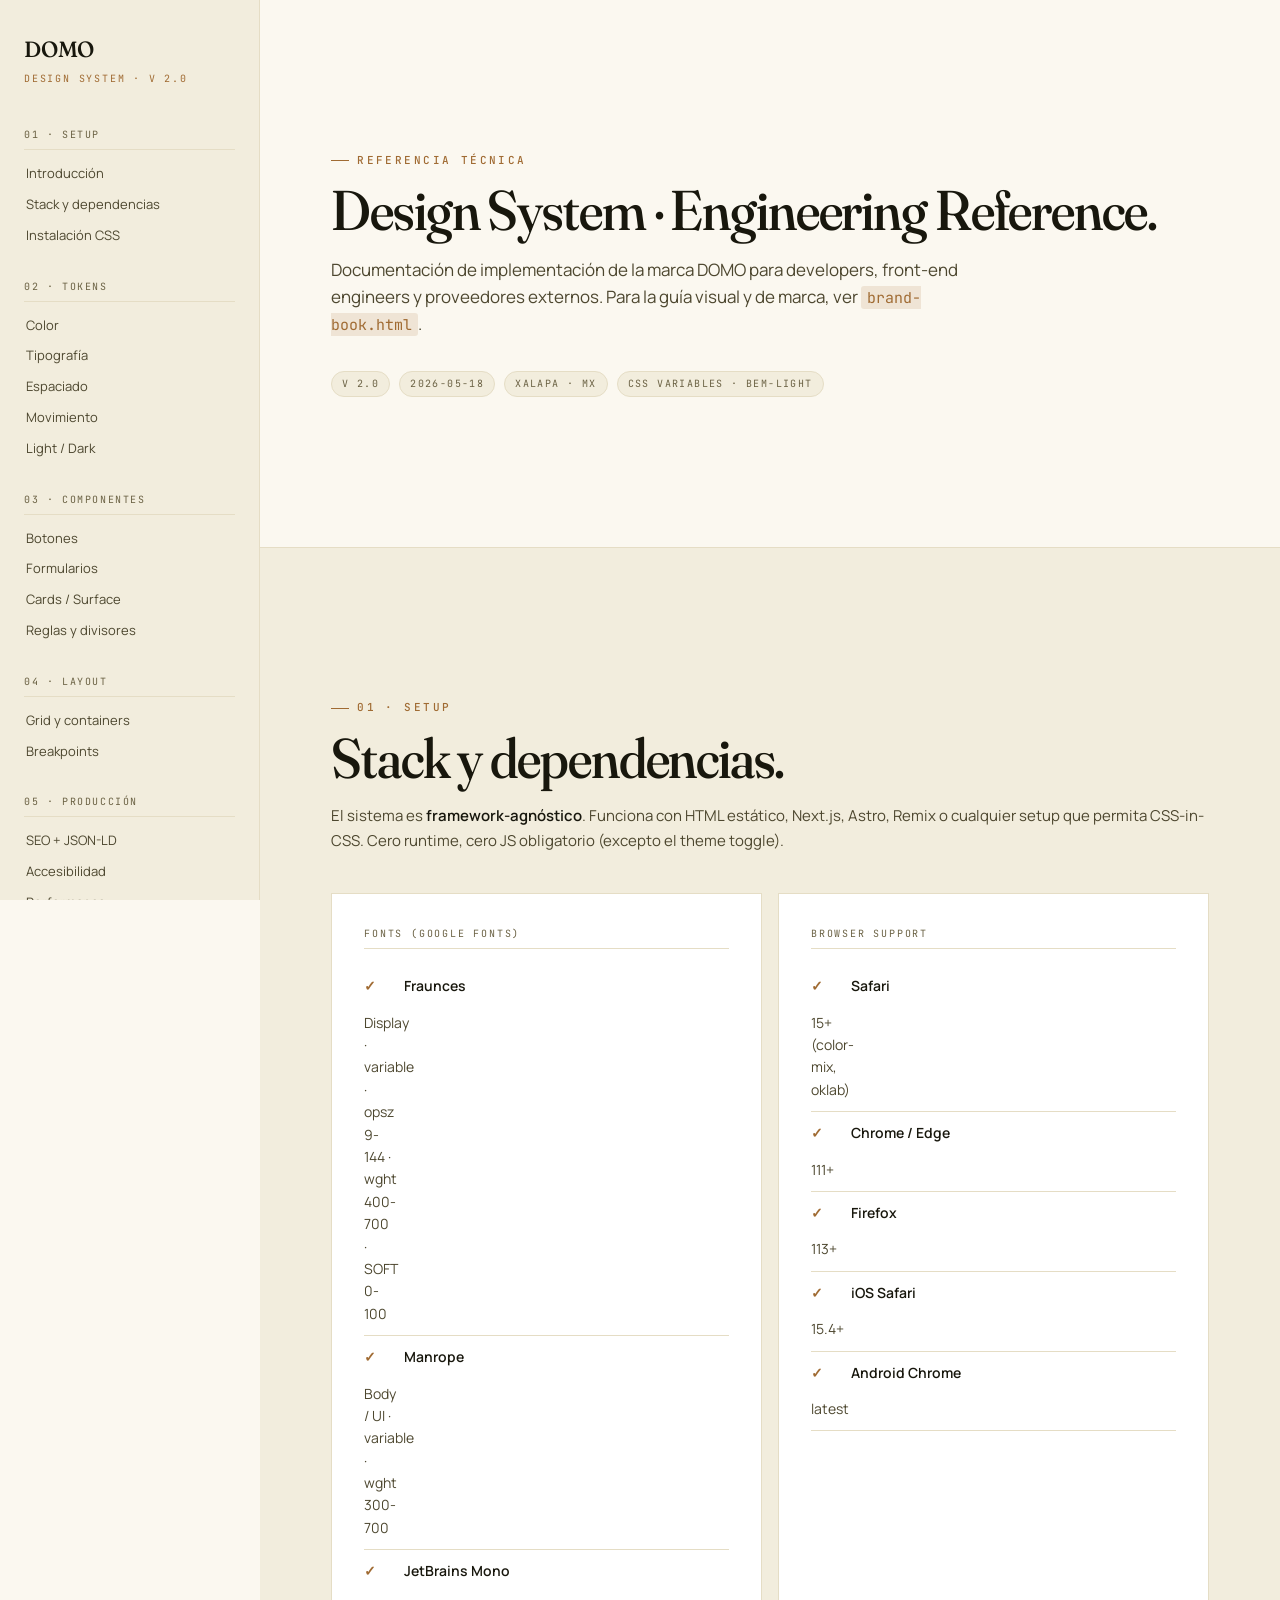
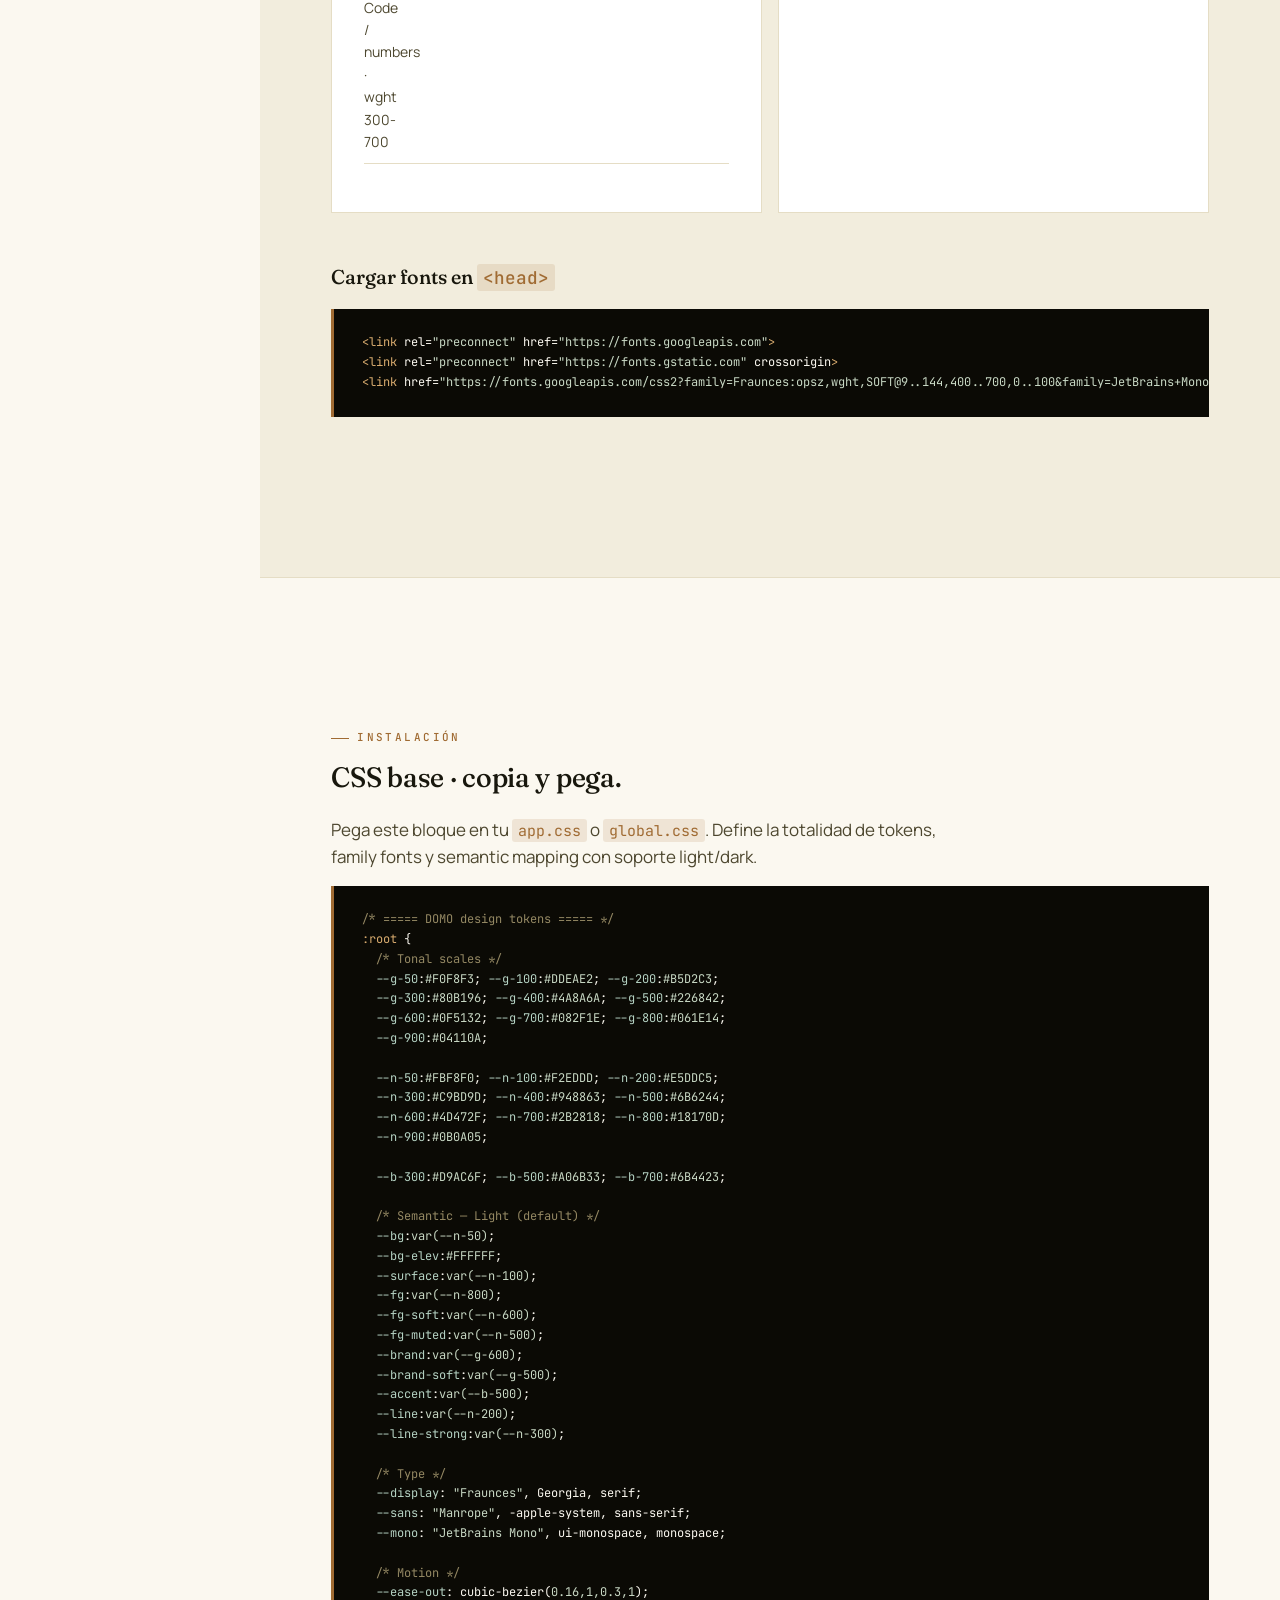
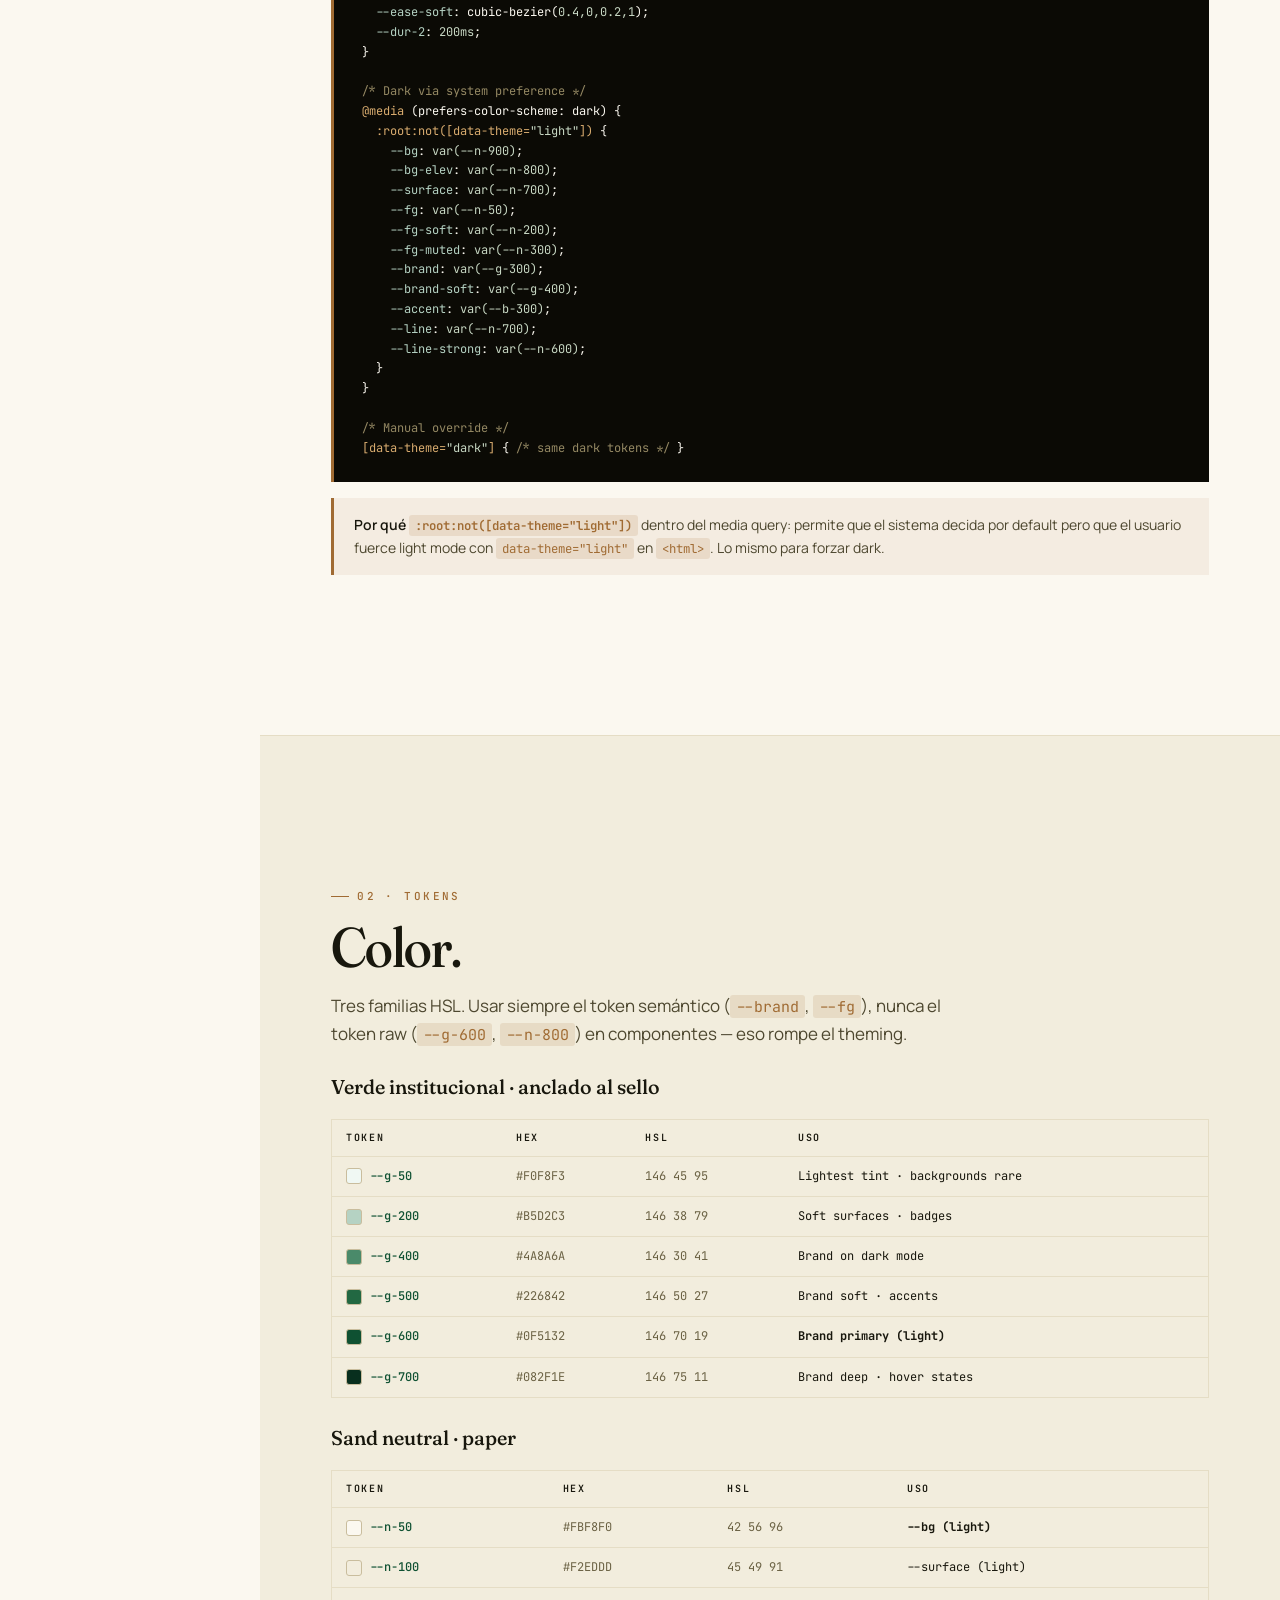
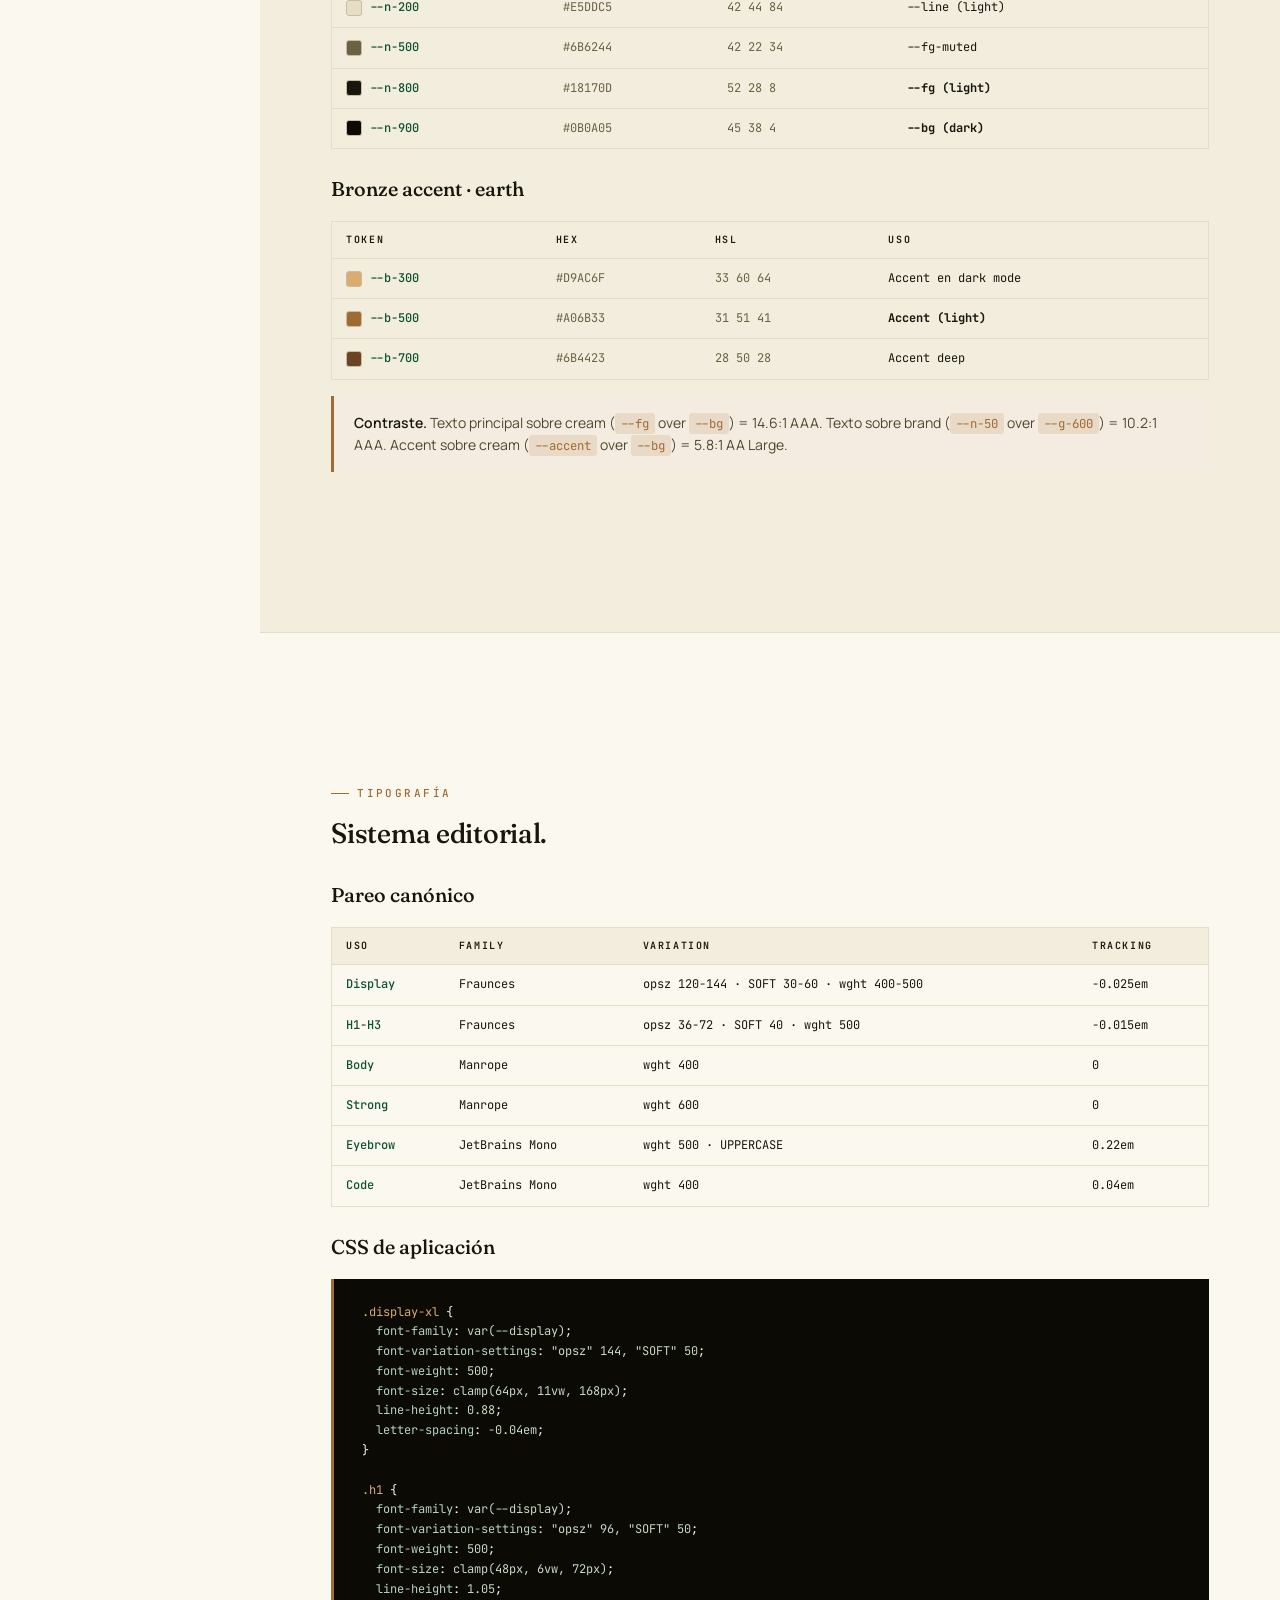
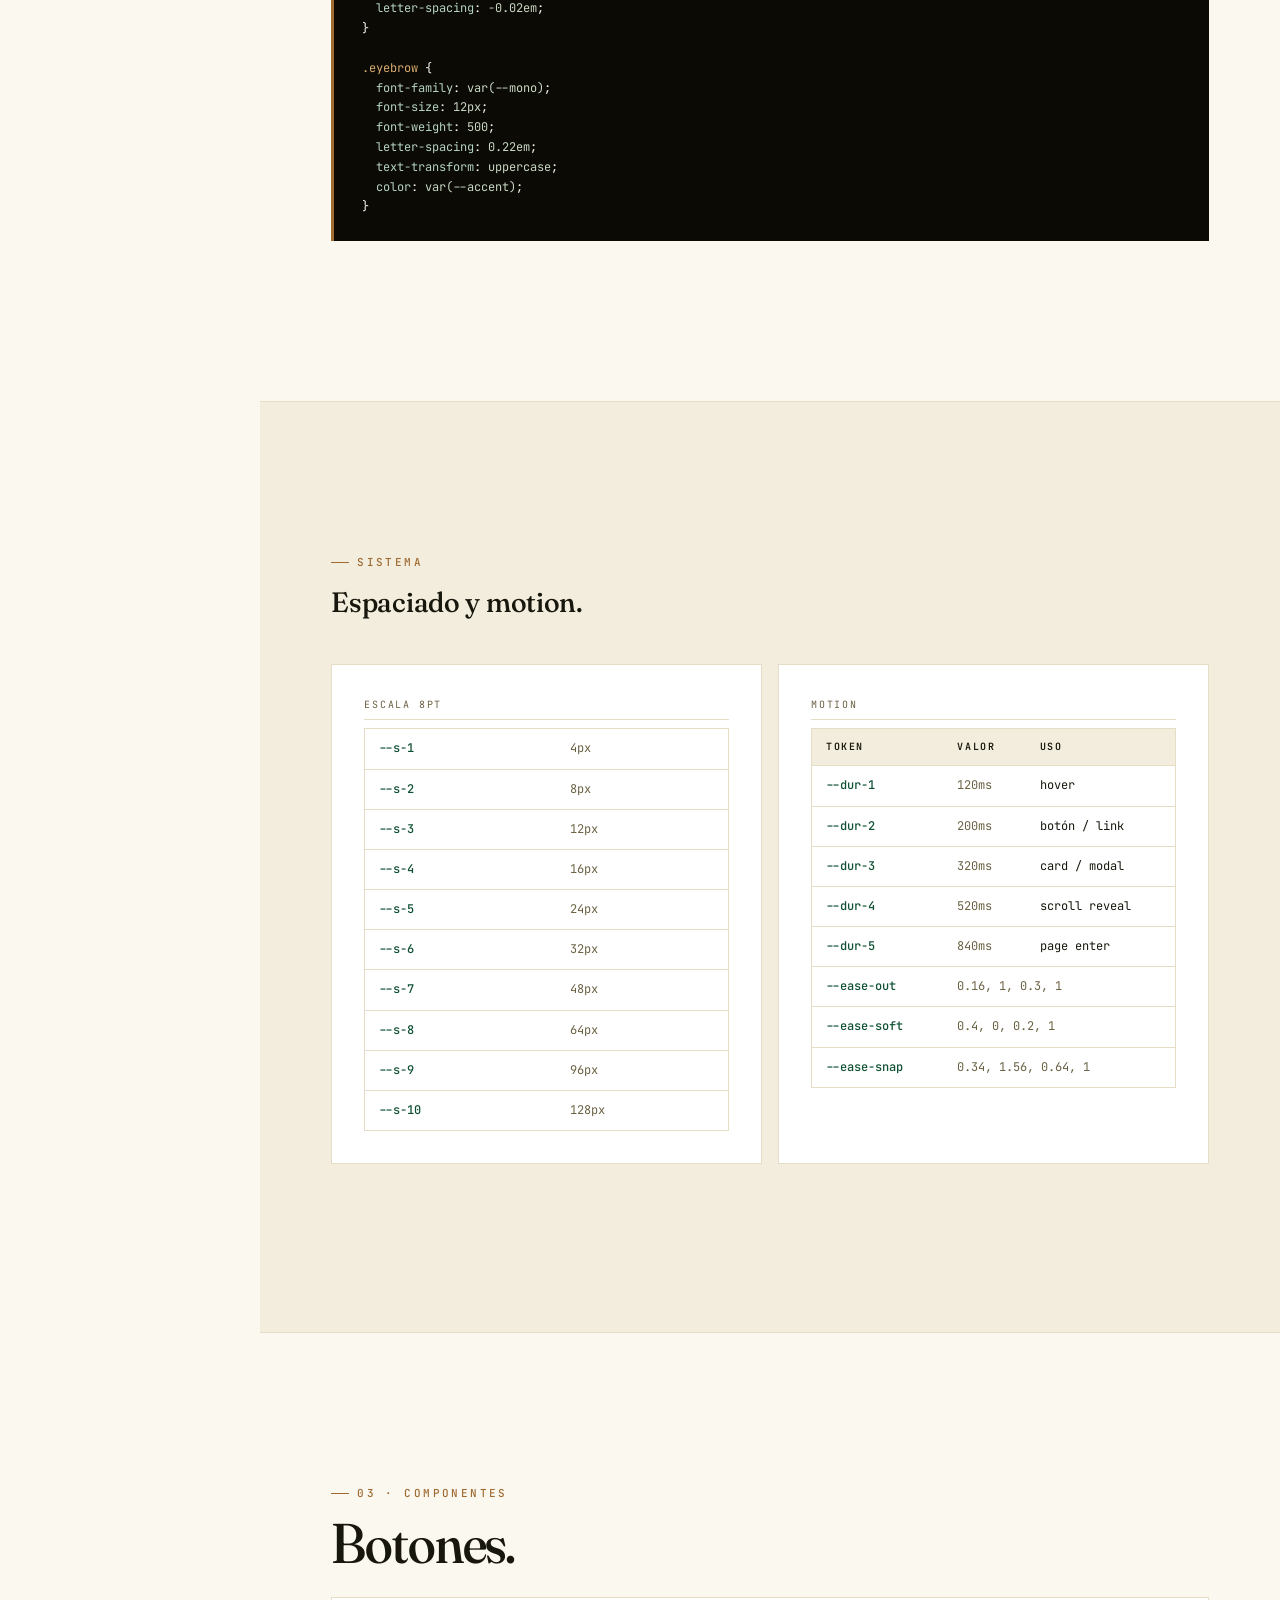
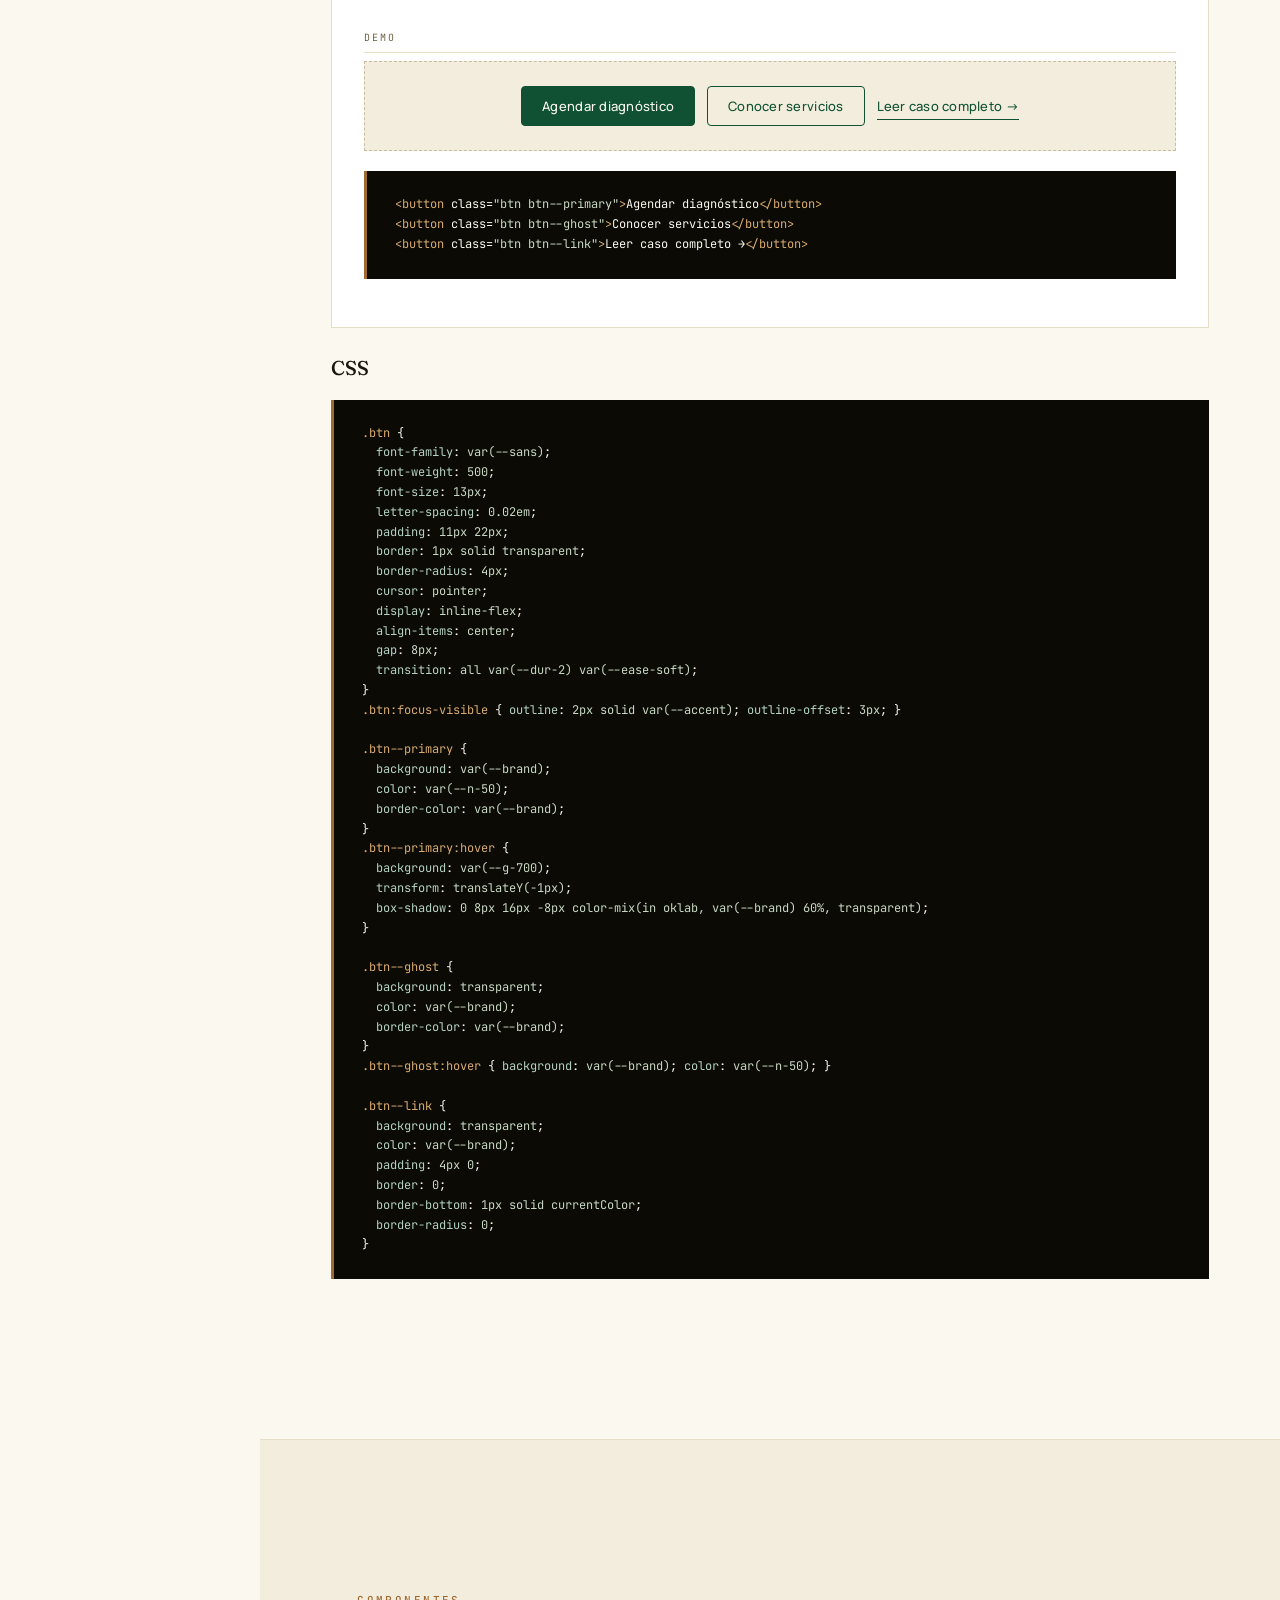
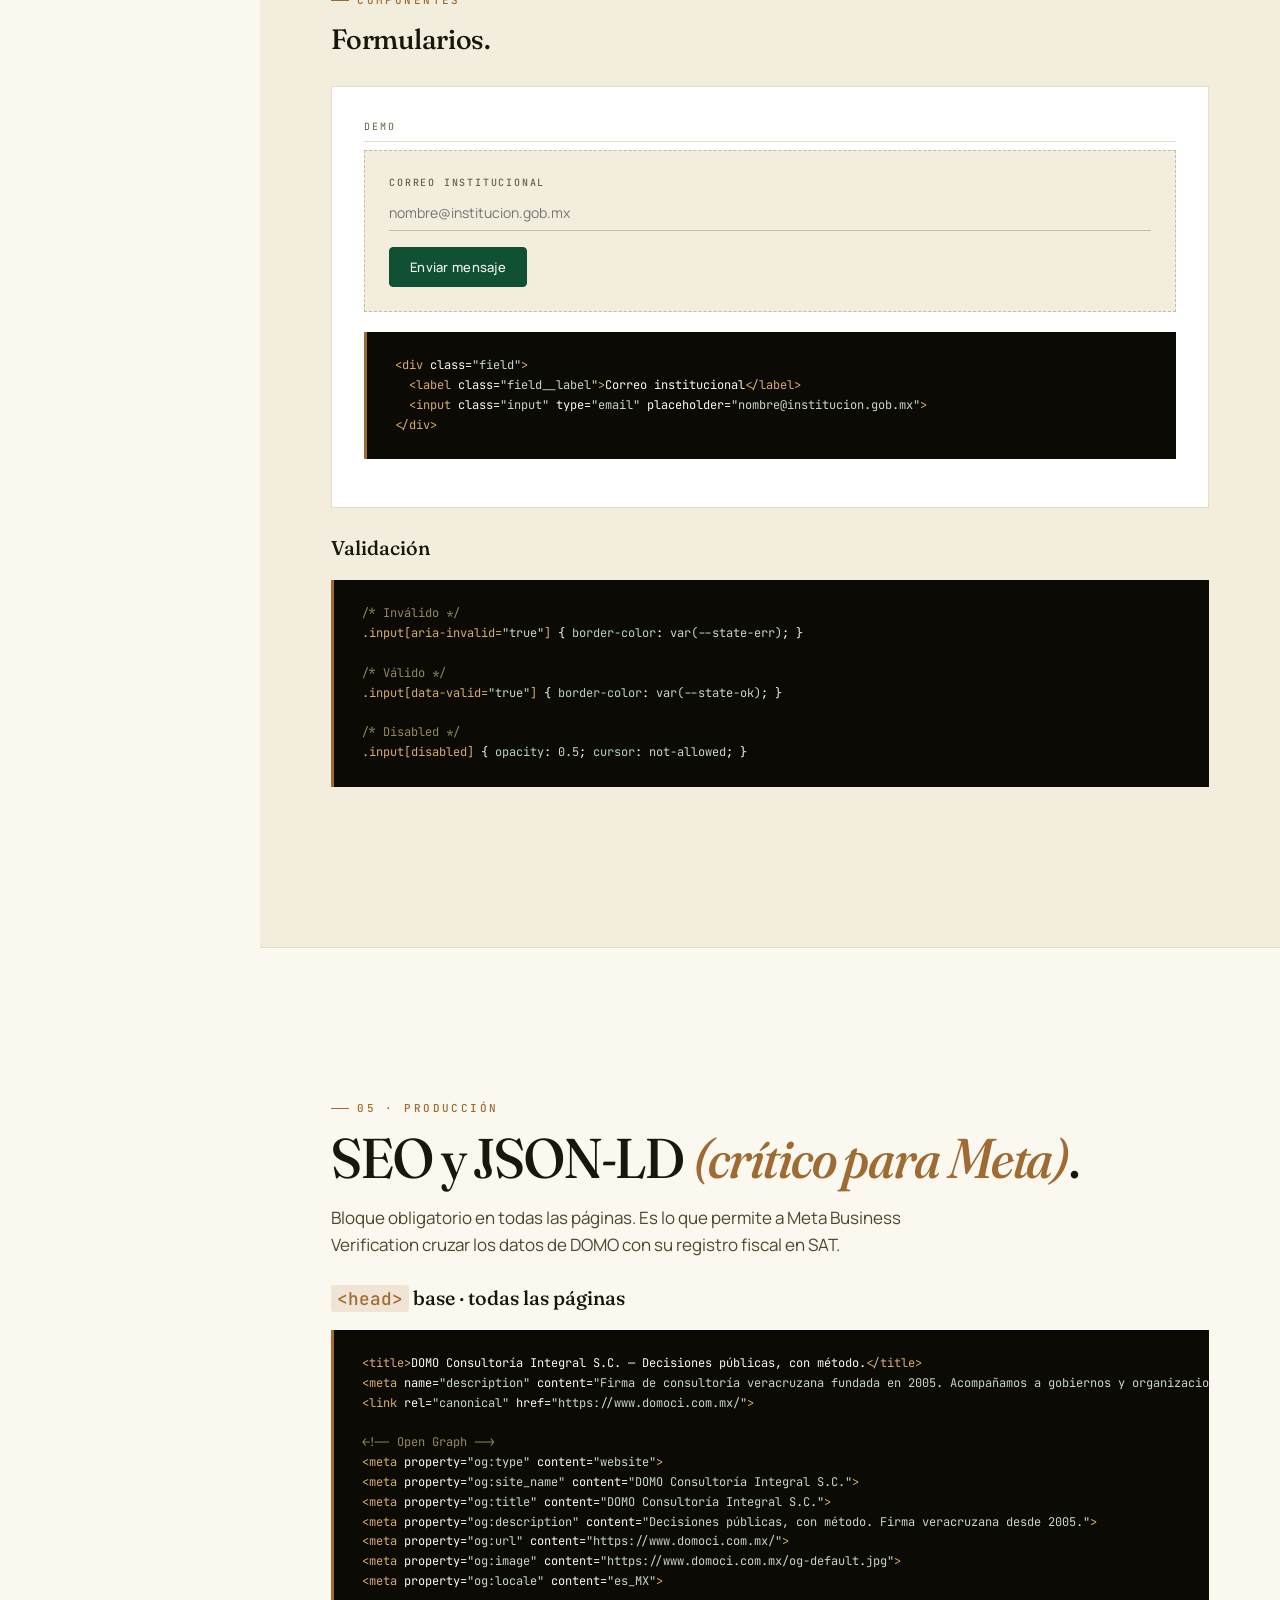
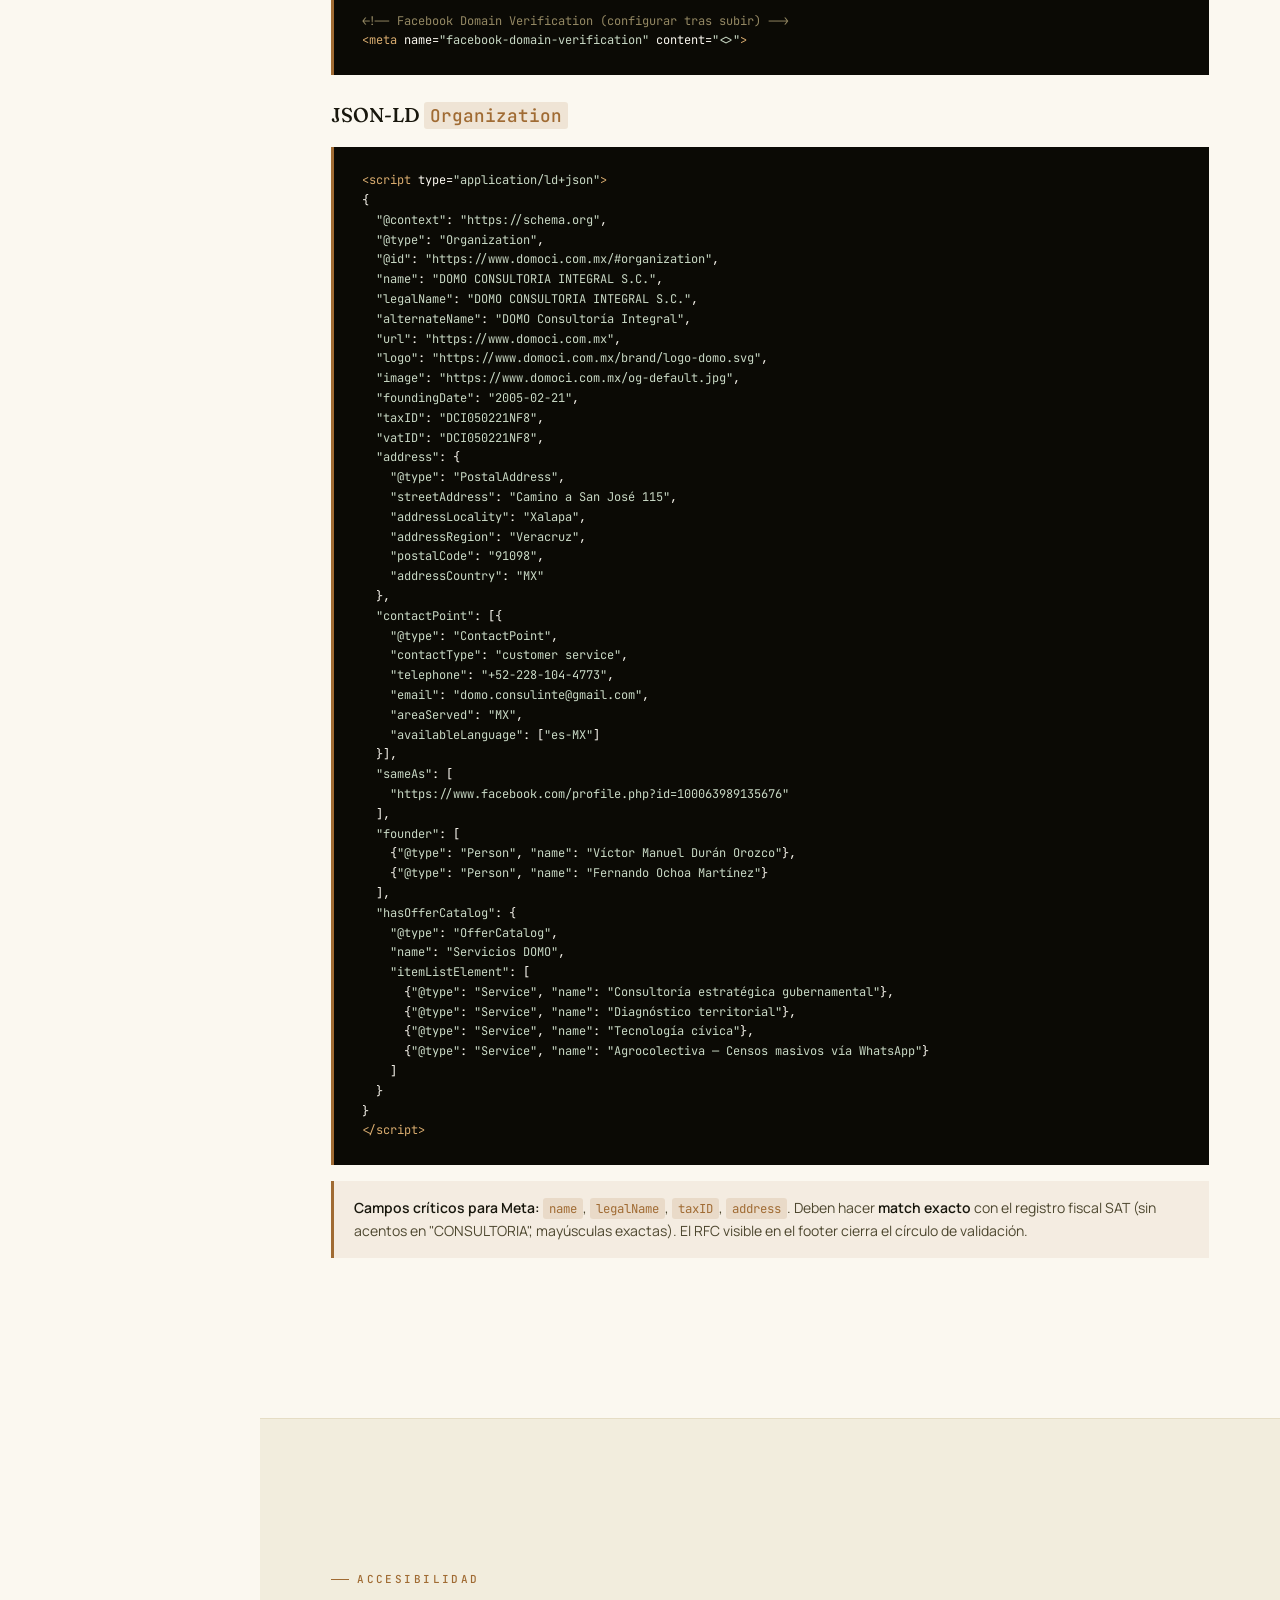
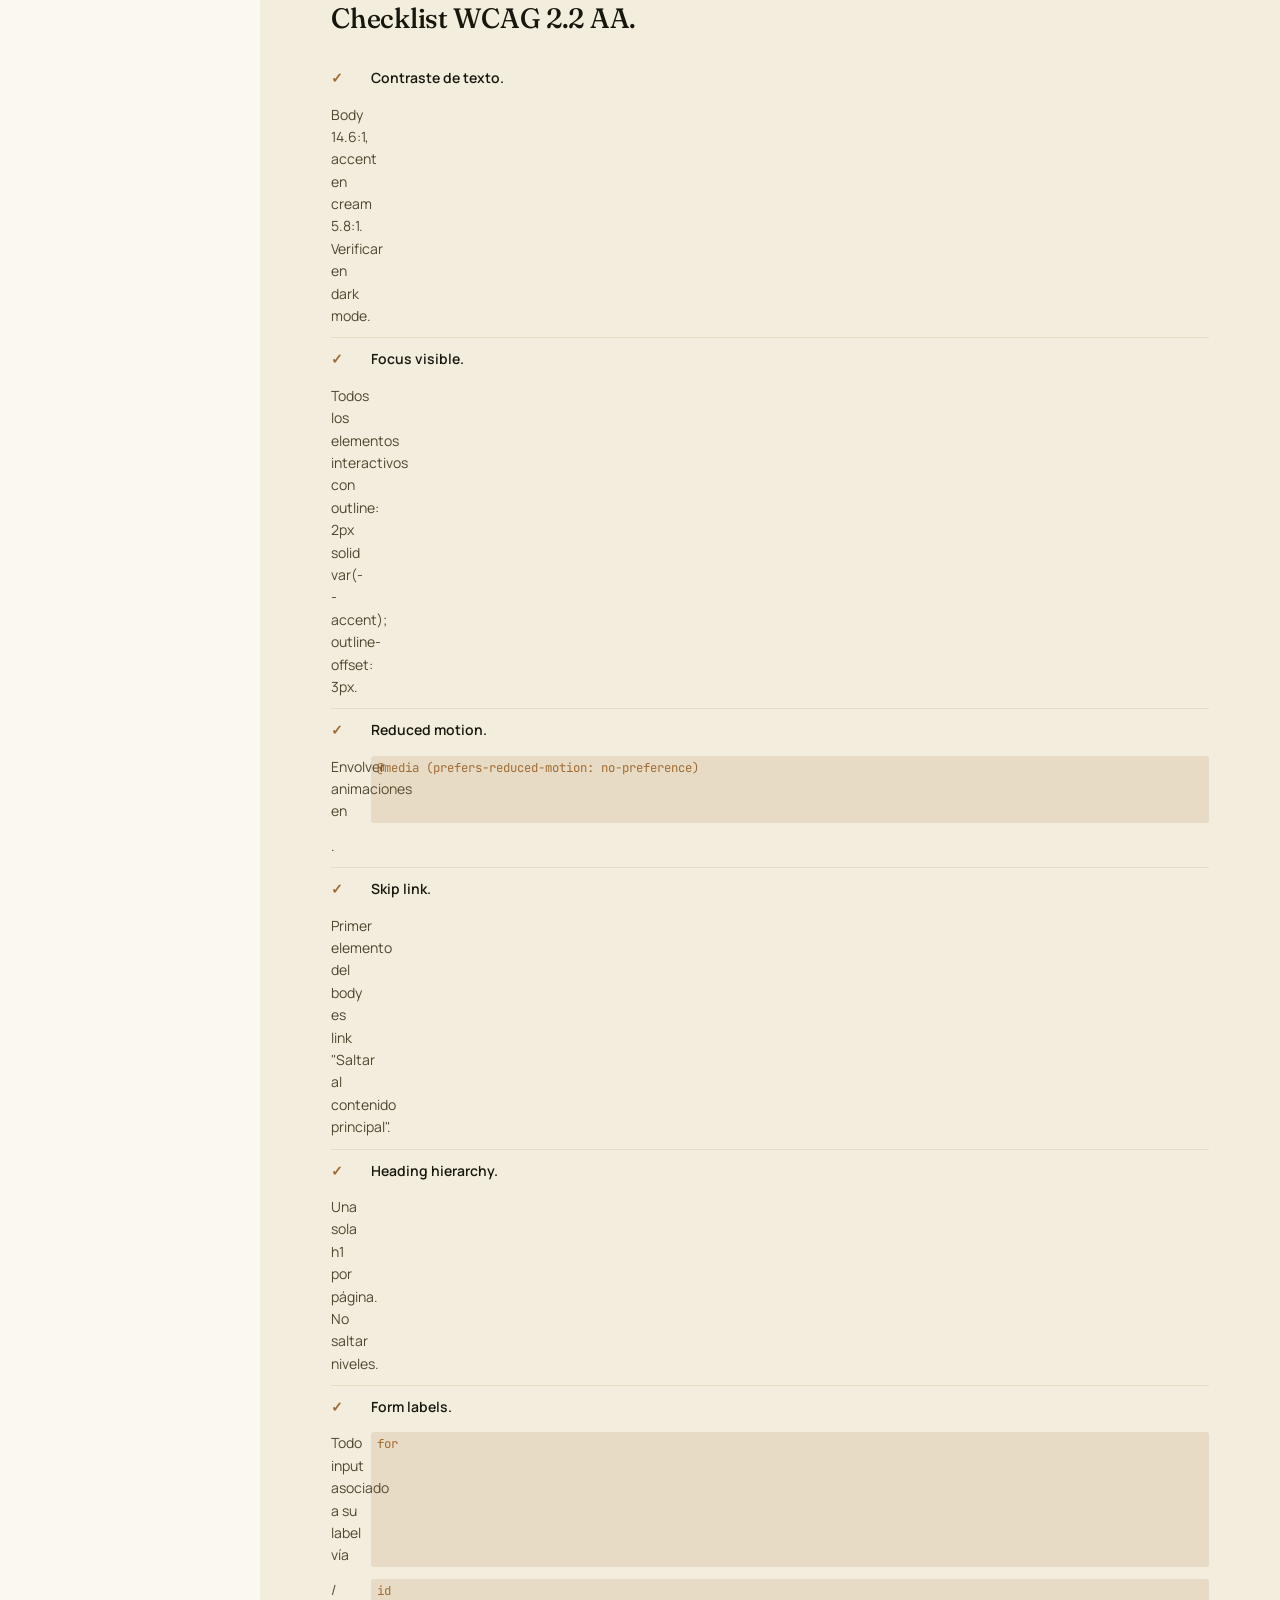
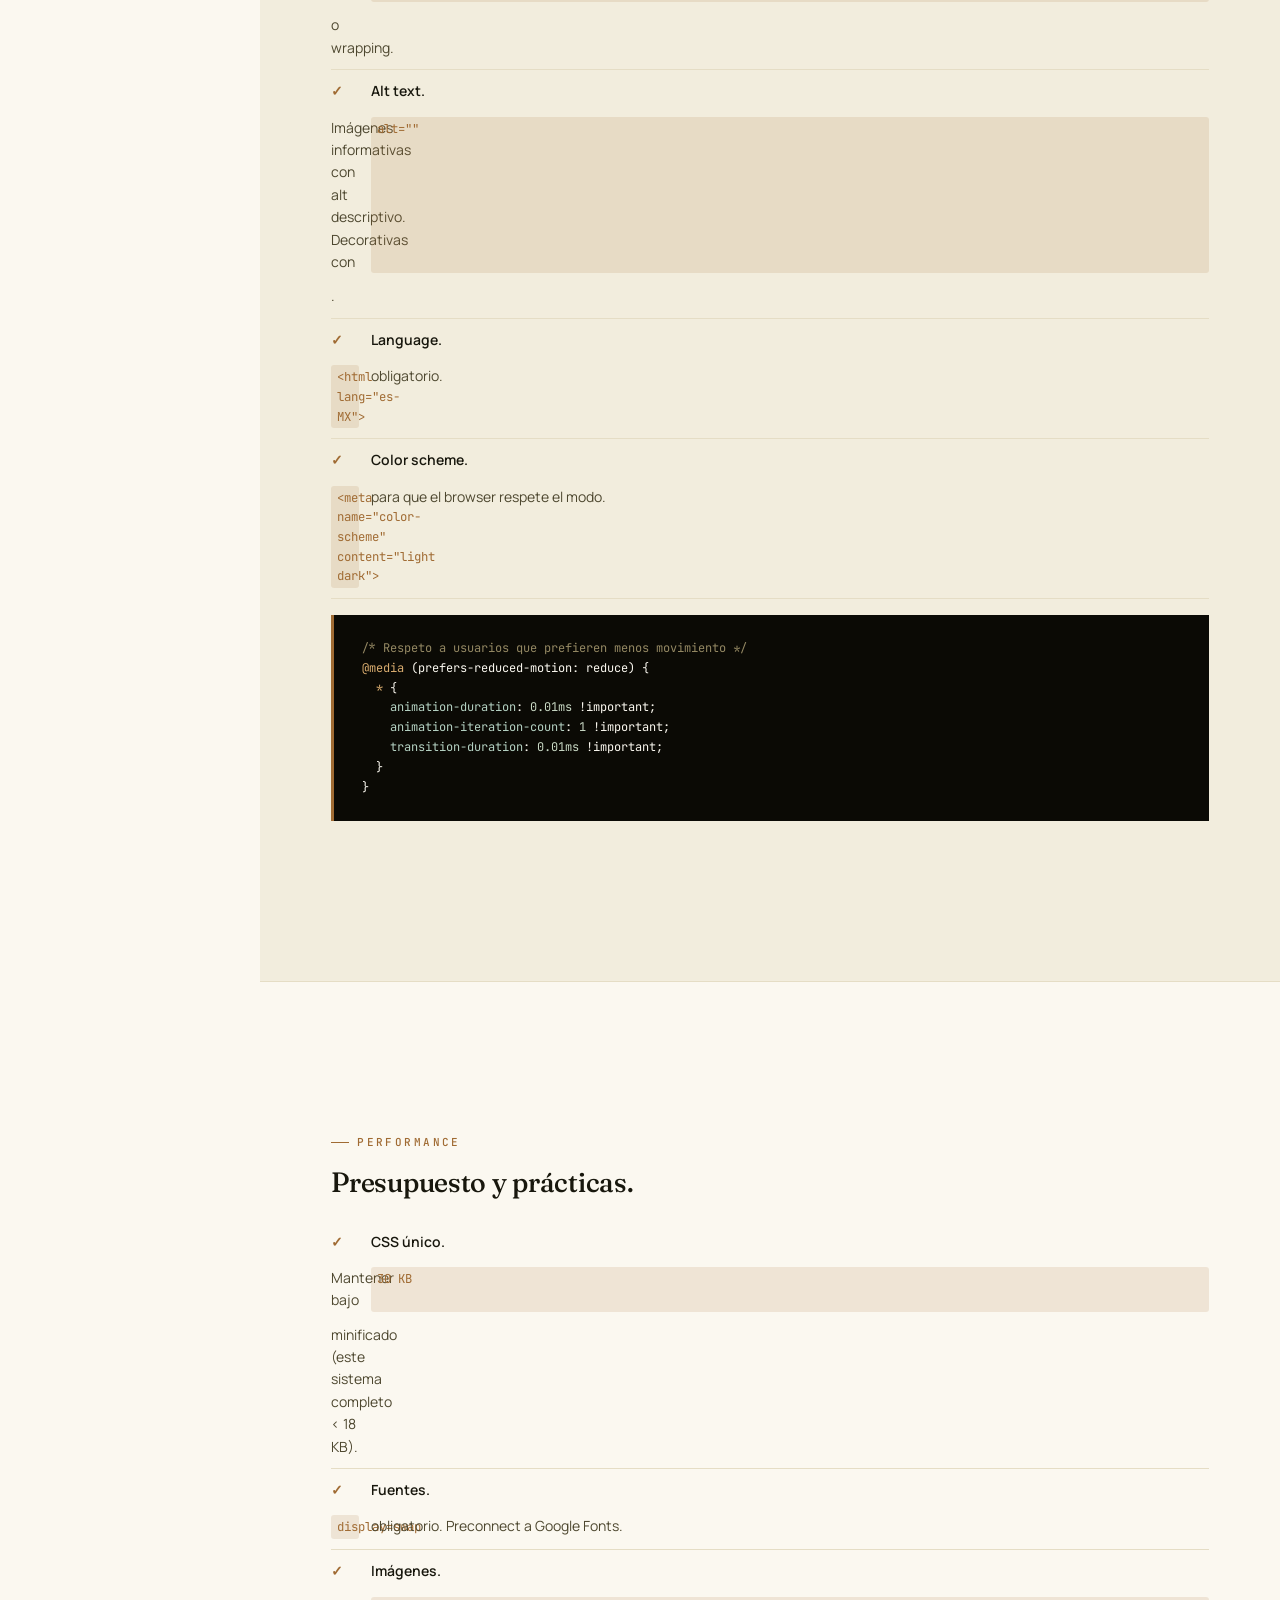
<file: brand/design-system.html>
<!doctype html>
<html lang="es-MX">
<head>
<meta charset="utf-8" />
<meta name="viewport" content="width=device-width,initial-scale=1" />
<meta name="color-scheme" content="light dark" />
<title>DOMO — Design System v 2.0 · Engineering Reference</title>
<link rel="preconnect" href="https://fonts.googleapis.com" />
<link rel="preconnect" href="https://fonts.gstatic.com" crossorigin />
<link href="https://fonts.googleapis.com/css2?family=Fraunces:opsz,wght,SOFT@9..144,400..700,0..100&family=JetBrains+Mono:wght@300..700&family=Manrope:wght@300..700&display=swap" rel="stylesheet" />
<style>
:root {
  --g-50:#F0F8F3; --g-100:#DDEAE2; --g-200:#B5D2C3; --g-300:#80B196; --g-400:#4A8A6A;
  --g-500:#226842; --g-600:#0F5132; --g-700:#082F1E; --g-800:#061E14; --g-900:#04110A;
  --n-50:#FBF8F0; --n-100:#F2EDDD; --n-200:#E5DDC5; --n-300:#C9BD9D; --n-400:#948863;
  --n-500:#6B6244; --n-600:#4D472F; --n-700:#2B2818; --n-800:#18170D; --n-900:#0B0A05;
  --b-300:#D9AC6F; --b-500:#A06B33; --b-700:#6B4423;

  --bg: var(--n-50); --bg-elev:#FFF; --surface: var(--n-100); --fg: var(--n-800);
  --fg-soft: var(--n-600); --fg-muted: var(--n-500);
  --brand: var(--g-600); --brand-soft: var(--g-500); --accent: var(--b-500);
  --line: var(--n-200); --line-strong: var(--n-300);

  --display:"Fraunces",Georgia,serif;
  --sans:"Manrope",-apple-system,sans-serif;
  --mono:"JetBrains Mono",ui-monospace,monospace;

  --ease-out:cubic-bezier(0.16,1,0.3,1);
  --ease-soft:cubic-bezier(0.4,0,0.2,1);
  --dur-2:200ms;
}
@media (prefers-color-scheme: dark) {
  :root:not([data-theme="light"]) {
    --bg: var(--n-900); --bg-elev: var(--n-800); --surface: var(--n-700);
    --fg: var(--n-50); --fg-soft: var(--n-200); --fg-muted: var(--n-300);
    --brand: var(--g-300); --brand-soft: var(--g-400); --accent: var(--b-300);
    --line: var(--n-700); --line-strong: var(--n-600);
  }
}
[data-theme="dark"] {
  --bg: var(--n-900); --bg-elev: var(--n-800); --surface: var(--n-700);
  --fg: var(--n-50); --fg-soft: var(--n-200); --fg-muted: var(--n-300);
  --brand: var(--g-300); --brand-soft: var(--g-400); --accent: var(--b-300);
  --line: var(--n-700); --line-strong: var(--n-600);
}

* {box-sizing:border-box;margin:0;padding:0;}
html {scroll-behavior:smooth;scroll-padding-top:80px;}
body {
  font-family: var(--sans);
  background: var(--bg);
  color: var(--fg);
  font-size: 15px;
  line-height: 1.6;
  -webkit-font-smoothing:antialiased;
  transition: background var(--dur-2) var(--ease-soft), color var(--dur-2) var(--ease-soft);
}
a {color:var(--brand); text-decoration:none; transition: color var(--dur-2) var(--ease-soft);}
a:hover {color:var(--accent);}
code,pre {font-family: var(--mono);}

/* Layout */
.shell {display:grid; grid-template-columns: 260px 1fr; min-height:100vh;}
.side {
  position:sticky; top:0; height:100vh; overflow-y:auto;
  background: var(--surface); border-right:1px solid var(--line);
  padding: 32px 24px;
}
.side__brand {
  font-family: var(--display);
  font-variation-settings:"opsz" 36,"SOFT" 30;
  font-size: 22px; font-weight: 500; letter-spacing:-0.01em;
  display:flex; align-items:center; gap:10px;
  margin-bottom: 4px;
}
.side__sub {
  font-family: var(--mono); font-size: 10px; letter-spacing: 0.18em;
  text-transform: uppercase; color: var(--accent); margin-bottom: 40px;
}
.side__group {margin-bottom: 28px;}
.side__label {
  font-family: var(--mono); font-size: 10px; letter-spacing: 0.16em;
  text-transform: uppercase; color: var(--fg-muted); margin-bottom: 8px;
  padding-bottom: 6px; border-bottom: 1px solid var(--line);
}
.side__link {
  display: block; padding: 5px 0; font-size: 13px; color: var(--fg-soft);
  border-left: 2px solid transparent; padding-left: 10px; margin-left: -10px;
  transition: all var(--dur-2) var(--ease-soft);
}
.side__link:hover {color: var(--fg); border-left-color: var(--accent); background: var(--bg);}
.side__theme {
  margin-top: auto; padding-top: 24px; border-top: 1px solid var(--line);
  display: flex; align-items: center; gap: 8px;
  font-family: var(--mono); font-size: 10px; letter-spacing: 0.14em;
  text-transform: uppercase; color: var(--fg-muted);
}
.theme-btn {
  width: 32px; height: 32px; display:inline-flex; align-items:center; justify-content:center;
  background: transparent; border: 1px solid var(--line-strong); border-radius: 999px;
  color: var(--fg); cursor: pointer; transition: all 200ms ease;
}
.theme-btn:hover {border-color: var(--brand); color: var(--brand);}
.theme-btn svg {width:14px;height:14px;}
.theme-btn .sun{display:none;}
[data-theme="dark"] .theme-btn .moon{display:none;}
[data-theme="dark"] .theme-btn .sun{display:block;}
@media (prefers-color-scheme: dark) {
  :root:not([data-theme="light"]) .theme-btn .moon{display:none;}
  :root:not([data-theme="light"]) .theme-btn .sun{display:block;}
}

.main {padding: 0;}
.wrap {max-width: 980px; margin: 0 auto; padding: 64px clamp(20px, 4vw, 56px);}

.sec {padding-block: 80px; border-bottom: 1px solid var(--line);}
.sec--surface {background: var(--surface);}

.eyebrow {
  display:inline-flex; align-items:center; gap: 8px;
  font-family: var(--mono); font-size: 11px; font-weight: 500;
  letter-spacing: 0.22em; text-transform: uppercase; color: var(--accent);
}
.eyebrow::before {content:""; width: 18px; height: 1px; background: currentColor;}
.h1 {
  font-family: var(--display);
  font-variation-settings:"opsz" 120,"SOFT" 40;
  font-size: clamp(36px, 4.5vw, 56px);
  font-weight: 500; letter-spacing: -0.02em; line-height: 1.05;
  margin-block: 12px 16px;
}
.h2 {
  font-family: var(--display);
  font-variation-settings:"opsz" 60,"SOFT" 40;
  font-size: 28px; font-weight: 500; letter-spacing: -0.01em;
  margin-block: 48px 16px;
}
.h3 {
  font-family: var(--display);
  font-variation-settings:"opsz" 36,"SOFT" 50;
  font-size: 20px; font-weight: 500;
  margin-block: 24px 12px;
}
.lead {font-size: 17px; line-height: 1.6; color: var(--fg-soft); max-width: 640px;}
.body p {margin-bottom: 16px; color: var(--fg-soft); line-height: 1.65;}
.body strong {color: var(--fg); font-weight: 600;}

/* Code blocks */
pre {
  background: var(--n-900); color: var(--n-50);
  padding: 24px 28px;
  font-size: 12px; line-height: 1.65;
  border-radius: 0;
  overflow-x: auto;
  border-left: 3px solid var(--accent);
  margin: 16px 0;
  position: relative;
}
pre .k {color: var(--b-300);}
pre .s {color: #c8d8c4;}
pre .c {color: var(--n-400);}
pre .v {color: #B5D2C3;}
[data-theme="dark"] pre {background: var(--n-700); border-left-color: var(--accent);}

code:not(pre code) {
  background: color-mix(in oklab, var(--accent) 14%, transparent);
  color: var(--accent);
  padding: 2px 6px;
  border-radius: 3px;
  font-size: 0.88em;
}

/* Token table */
.token-table {
  width: 100%; border-collapse: collapse;
  font-family: var(--mono); font-size: 12px;
  margin: 16px 0;
  border: 1px solid var(--line);
}
.token-table th, .token-table td {
  text-align: left; padding: 10px 14px;
  border-bottom: 1px solid var(--line);
  vertical-align: middle;
}
.token-table th {
  background: var(--surface); color: var(--fg);
  font-family: var(--mono); font-weight: 600;
  font-size: 10px; letter-spacing: 0.16em; text-transform: uppercase;
}
.token-table tr:last-child td {border-bottom: 0;}
.token-table .chip {
  display: inline-block; width: 16px; height: 16px;
  border: 1px solid var(--line-strong); border-radius: 3px;
  vertical-align: middle; margin-right: 8px;
}
.token-table .tok-name {color: var(--brand); font-weight: 500;}
.token-table .tok-val {color: var(--fg-muted);}

/* Anchor mini */
.anchor {
  display:inline-block; padding: 4px 10px;
  background: var(--surface); border: 1px solid var(--line);
  font-family: var(--mono); font-size: 10px; letter-spacing: 0.14em;
  text-transform: uppercase; color: var(--fg-muted);
  border-radius: 999px;
  margin-right: 6px; margin-bottom: 6px;
}

/* Component card */
.comp {
  background: var(--bg-elev); border: 1px solid var(--line);
  padding: 32px; margin-block: 24px;
}
.comp__demo {
  padding: 24px; margin-bottom: 20px;
  background: var(--surface); border: 1px dashed var(--line-strong);
  display: flex; align-items: center; justify-content: center; flex-wrap: wrap; gap: 12px;
}
.comp__lbl {
  font-family: var(--mono); font-size: 10px; letter-spacing: 0.18em;
  text-transform: uppercase; color: var(--fg-muted);
  margin-bottom: 8px; padding-bottom: 6px; border-bottom: 1px solid var(--line);
}

/* Real button/form for demo */
.btn {
  font-family: var(--sans); font-weight: 500; font-size: 13px; letter-spacing: 0.02em;
  padding: 10px 20px; border: 1px solid transparent; border-radius: 4px;
  cursor: pointer; transition: all var(--dur-2) var(--ease-soft);
  display: inline-flex; align-items: center; gap: 8px;
}
.btn--primary {background: var(--brand); color: var(--n-50); border-color: var(--brand);}
.btn--primary:hover {background: var(--g-700); border-color: var(--g-700); transform: translateY(-1px);}
.btn--ghost {background: transparent; color: var(--brand); border-color: var(--brand);}
.btn--ghost:hover {background: var(--brand); color: var(--n-50);}
.btn--link {background: transparent; color: var(--brand); padding: 4px 0; border: 0; border-bottom: 1px solid currentColor; border-radius: 0;}
.btn--link:hover {color: var(--accent);}

.input {
  font-family: var(--sans); font-size: 14px; width: 100%;
  padding: 8px 0; border: 0; border-bottom: 1px solid var(--line-strong);
  background: transparent; color: var(--fg); outline: none;
  transition: border-color var(--dur-2) var(--ease-soft);
}
.input:focus {border-color: var(--brand);}

/* Checklist */
.check {list-style: none; margin: 16px 0;}
.check li {
  padding: 10px 0; border-bottom: 1px solid var(--line);
  display: grid; grid-template-columns: 28px 1fr; gap: 12px;
  font-size: 14px; color: var(--fg-soft);
}
.check li b {display: block; color: var(--fg); font-weight: 600; margin-bottom: 2px;}
.check li::before {
  content: "✓"; color: var(--accent); font-weight: 700; font-family: var(--mono);
}

/* Note */
.note {
  background: color-mix(in oklab, var(--accent) 8%, var(--bg));
  border-left: 3px solid var(--accent);
  padding: 16px 20px;
  margin: 16px 0;
  font-size: 14px; color: var(--fg-soft); line-height: 1.6;
}
.note strong {color: var(--fg); font-weight: 600;}

/* Grid utilities */
.grid-2 {display: grid; grid-template-columns: 1fr 1fr; gap: 16px;}
.grid-3 {display: grid; grid-template-columns: repeat(3, 1fr); gap: 16px;}

/* Responsive */
@media (max-width: 900px) {
  .shell {grid-template-columns: 1fr;}
  .side {position: relative; height: auto;}
  .wrap {padding: 40px 20px;}
  .grid-2, .grid-3 {grid-template-columns: 1fr;}
}
</style>
</head>
<body>

<div class="shell">

<!-- SIDE -->
<aside class="side">
  <div class="side__brand">DOMO</div>
  <div class="side__sub">Design System · v 2.0</div>

  <div class="side__group">
    <div class="side__label">01 · Setup</div>
    <a class="side__link" href="#intro">Introducción</a>
    <a class="side__link" href="#stack">Stack y dependencias</a>
    <a class="side__link" href="#install">Instalación CSS</a>
  </div>
  <div class="side__group">
    <div class="side__label">02 · Tokens</div>
    <a class="side__link" href="#tok-color">Color</a>
    <a class="side__link" href="#tok-type">Tipografía</a>
    <a class="side__link" href="#tok-space">Espaciado</a>
    <a class="side__link" href="#tok-motion">Movimiento</a>
    <a class="side__link" href="#tok-theme">Light / Dark</a>
  </div>
  <div class="side__group">
    <div class="side__label">03 · Componentes</div>
    <a class="side__link" href="#comp-button">Botones</a>
    <a class="side__link" href="#comp-form">Formularios</a>
    <a class="side__link" href="#comp-card">Cards / Surface</a>
    <a class="side__link" href="#comp-rule">Reglas y divisores</a>
  </div>
  <div class="side__group">
    <div class="side__label">04 · Layout</div>
    <a class="side__link" href="#layout-grid">Grid y containers</a>
    <a class="side__link" href="#layout-bp">Breakpoints</a>
  </div>
  <div class="side__group">
    <div class="side__label">05 · Producción</div>
    <a class="side__link" href="#seo">SEO + JSON-LD</a>
    <a class="side__link" href="#a11y">Accesibilidad</a>
    <a class="side__link" href="#perf">Performance</a>
  </div>
  <div class="side__theme">
    <button class="theme-btn" id="themeToggle" aria-label="Toggle theme">
      <svg class="moon" viewBox="0 0 24 24" fill="none" stroke="currentColor" stroke-width="1.8"><path d="M21 12.79A9 9 0 1 1 11.21 3 7 7 0 0 0 21 12.79z"/></svg>
      <svg class="sun" viewBox="0 0 24 24" fill="none" stroke="currentColor" stroke-width="1.8"><circle cx="12" cy="12" r="4"/><path d="M12 2v2M12 20v2M4.93 4.93l1.41 1.41M17.66 17.66l1.41 1.41M2 12h2M20 12h2M4.93 19.07l1.41-1.41M17.66 6.34l1.41-1.41"/></svg>
    </button>
    <span>Cambiar tema</span>
  </div>
</aside>

<!-- MAIN -->
<main class="main">

<!-- ============================================================
     INTRO
     ============================================================ -->
<section class="sec" id="intro">
  <div class="wrap">
    <span class="eyebrow">Referencia técnica</span>
    <h1 class="h1">Design System · Engineering Reference.</h1>
    <p class="lead">
      Documentación de implementación de la marca DOMO para developers,
      front-end engineers y proveedores externos. Para la guía visual y de marca,
      ver <a href="./brand-book.html"><code>brand-book.html</code></a>.
    </p>

    <div style="margin-top: 32px;">
      <span class="anchor">v 2.0</span>
      <span class="anchor">2026-05-18</span>
      <span class="anchor">Xalapa · MX</span>
      <span class="anchor">CSS variables · BEM-light</span>
    </div>
  </div>
</section>

<!-- ============================================================
     STACK
     ============================================================ -->
<section class="sec sec--surface" id="stack">
  <div class="wrap">
    <span class="eyebrow">01 · Setup</span>
    <h2 class="h1">Stack y dependencias.</h2>

    <div class="body">
      <p>El sistema es <strong>framework-agnóstico</strong>. Funciona con HTML estático,
      Next.js, Astro, Remix o cualquier setup que permita CSS-in-CSS.
      Cero runtime, cero JS obligatorio (excepto el theme toggle).</p>
    </div>

    <div class="grid-2">
      <div class="comp">
        <div class="comp__lbl">Fonts (Google Fonts)</div>
        <ul class="check">
          <li><b>Fraunces</b> Display · variable · opsz 9-144 · wght 400-700 · SOFT 0-100</li>
          <li><b>Manrope</b> Body / UI · variable · wght 300-700</li>
          <li><b>JetBrains Mono</b> Code / numbers · wght 300-700</li>
        </ul>
      </div>
      <div class="comp">
        <div class="comp__lbl">Browser support</div>
        <ul class="check">
          <li><b>Safari</b> 15+ (color-mix, oklab)</li>
          <li><b>Chrome / Edge</b> 111+</li>
          <li><b>Firefox</b> 113+</li>
          <li><b>iOS Safari</b> 15.4+</li>
          <li><b>Android Chrome</b> latest</li>
        </ul>
      </div>
    </div>

    <h3 class="h3">Cargar fonts en <code>&lt;head&gt;</code></h3>
<pre><span class="k">&lt;link</span> rel=<span class="s">"preconnect"</span> href=<span class="s">"https://fonts.googleapis.com"</span><span class="k">&gt;</span>
<span class="k">&lt;link</span> rel=<span class="s">"preconnect"</span> href=<span class="s">"https://fonts.gstatic.com"</span> crossorigin<span class="k">&gt;</span>
<span class="k">&lt;link</span> href=<span class="s">"https://fonts.googleapis.com/css2?family=Fraunces:opsz,wght,SOFT@9..144,400..700,0..100&amp;family=JetBrains+Mono:wght@300..700&amp;family=Manrope:wght@300..700&amp;display=swap"</span> rel=<span class="s">"stylesheet"</span><span class="k">&gt;</span></pre>
  </div>
</section>

<!-- ============================================================
     INSTALL
     ============================================================ -->
<section class="sec" id="install">
  <div class="wrap">
    <span class="eyebrow">Instalación</span>
    <h2 class="h2" style="margin-top: 8px;">CSS base · copia y pega.</h2>
    <p class="lead">Pega este bloque en tu <code>app.css</code> o <code>global.css</code>.
    Define la totalidad de tokens, family fonts y semantic mapping con soporte light/dark.</p>

<pre><span class="c">/* ===== DOMO design tokens ===== */</span>
<span class="k">:root</span> {
  <span class="c">/* Tonal scales */</span>
  <span class="v">--g-50</span>:<span class="s">#F0F8F3</span>; <span class="v">--g-100</span>:<span class="s">#DDEAE2</span>; <span class="v">--g-200</span>:<span class="s">#B5D2C3</span>;
  <span class="v">--g-300</span>:<span class="s">#80B196</span>; <span class="v">--g-400</span>:<span class="s">#4A8A6A</span>; <span class="v">--g-500</span>:<span class="s">#226842</span>;
  <span class="v">--g-600</span>:<span class="s">#0F5132</span>; <span class="v">--g-700</span>:<span class="s">#082F1E</span>; <span class="v">--g-800</span>:<span class="s">#061E14</span>;
  <span class="v">--g-900</span>:<span class="s">#04110A</span>;

  <span class="v">--n-50</span>:<span class="s">#FBF8F0</span>; <span class="v">--n-100</span>:<span class="s">#F2EDDD</span>; <span class="v">--n-200</span>:<span class="s">#E5DDC5</span>;
  <span class="v">--n-300</span>:<span class="s">#C9BD9D</span>; <span class="v">--n-400</span>:<span class="s">#948863</span>; <span class="v">--n-500</span>:<span class="s">#6B6244</span>;
  <span class="v">--n-600</span>:<span class="s">#4D472F</span>; <span class="v">--n-700</span>:<span class="s">#2B2818</span>; <span class="v">--n-800</span>:<span class="s">#18170D</span>;
  <span class="v">--n-900</span>:<span class="s">#0B0A05</span>;

  <span class="v">--b-300</span>:<span class="s">#D9AC6F</span>; <span class="v">--b-500</span>:<span class="s">#A06B33</span>; <span class="v">--b-700</span>:<span class="s">#6B4423</span>;

  <span class="c">/* Semantic — Light (default) */</span>
  <span class="v">--bg</span>:<span class="s">var(--n-50)</span>;
  <span class="v">--bg-elev</span>:<span class="s">#FFFFFF</span>;
  <span class="v">--surface</span>:<span class="s">var(--n-100)</span>;
  <span class="v">--fg</span>:<span class="s">var(--n-800)</span>;
  <span class="v">--fg-soft</span>:<span class="s">var(--n-600)</span>;
  <span class="v">--fg-muted</span>:<span class="s">var(--n-500)</span>;
  <span class="v">--brand</span>:<span class="s">var(--g-600)</span>;
  <span class="v">--brand-soft</span>:<span class="s">var(--g-500)</span>;
  <span class="v">--accent</span>:<span class="s">var(--b-500)</span>;
  <span class="v">--line</span>:<span class="s">var(--n-200)</span>;
  <span class="v">--line-strong</span>:<span class="s">var(--n-300)</span>;

  <span class="c">/* Type */</span>
  <span class="v">--display</span>: <span class="s">"Fraunces"</span>, Georgia, serif;
  <span class="v">--sans</span>: <span class="s">"Manrope"</span>, -apple-system, sans-serif;
  <span class="v">--mono</span>: <span class="s">"JetBrains Mono"</span>, ui-monospace, monospace;

  <span class="c">/* Motion */</span>
  <span class="v">--ease-out</span>: cubic-bezier(<span class="s">0.16,1,0.3,1</span>);
  <span class="v">--ease-soft</span>: cubic-bezier(<span class="s">0.4,0,0.2,1</span>);
  <span class="v">--dur-2</span>: <span class="s">200ms</span>;
}

<span class="c">/* Dark via system preference */</span>
<span class="k">@media</span> (prefers-color-scheme: dark) {
  <span class="k">:root:not([data-theme=<span class="s">"light"</span>])</span> {
    <span class="v">--bg</span>: <span class="s">var(--n-900)</span>;
    <span class="v">--bg-elev</span>: <span class="s">var(--n-800)</span>;
    <span class="v">--surface</span>: <span class="s">var(--n-700)</span>;
    <span class="v">--fg</span>: <span class="s">var(--n-50)</span>;
    <span class="v">--fg-soft</span>: <span class="s">var(--n-200)</span>;
    <span class="v">--fg-muted</span>: <span class="s">var(--n-300)</span>;
    <span class="v">--brand</span>: <span class="s">var(--g-300)</span>;
    <span class="v">--brand-soft</span>: <span class="s">var(--g-400)</span>;
    <span class="v">--accent</span>: <span class="s">var(--b-300)</span>;
    <span class="v">--line</span>: <span class="s">var(--n-700)</span>;
    <span class="v">--line-strong</span>: <span class="s">var(--n-600)</span>;
  }
}

<span class="c">/* Manual override */</span>
<span class="k">[data-theme=<span class="s">"dark"</span>]</span> { <span class="c">/* same dark tokens */</span> }</pre>

    <div class="note">
      <strong>Por qué <code>:root:not([data-theme="light"])</code></strong> dentro del media query:
      permite que el sistema decida por default pero que el usuario fuerce light mode con
      <code>data-theme="light"</code> en <code>&lt;html&gt;</code>. Lo mismo para forzar dark.
    </div>
  </div>
</section>

<!-- ============================================================
     COLOR TOKENS
     ============================================================ -->
<section class="sec sec--surface" id="tok-color">
  <div class="wrap">
    <span class="eyebrow">02 · Tokens</span>
    <h2 class="h1">Color.</h2>
    <p class="lead">Tres familias HSL. Usar siempre el token semántico (<code>--brand</code>, <code>--fg</code>),
    nunca el token raw (<code>--g-600</code>, <code>--n-800</code>) en componentes — eso rompe el theming.</p>

    <h3 class="h3">Verde institucional · anclado al sello</h3>
    <table class="token-table">
      <thead><tr><th>Token</th><th>Hex</th><th>HSL</th><th>Uso</th></tr></thead>
      <tbody>
        <tr><td><span class="chip" style="background:#F0F8F3"></span><span class="tok-name">--g-50</span></td><td class="tok-val">#F0F8F3</td><td class="tok-val">146 45 95</td><td>Lightest tint · backgrounds rare</td></tr>
        <tr><td><span class="chip" style="background:#B5D2C3"></span><span class="tok-name">--g-200</span></td><td class="tok-val">#B5D2C3</td><td class="tok-val">146 38 79</td><td>Soft surfaces · badges</td></tr>
        <tr><td><span class="chip" style="background:#4A8A6A"></span><span class="tok-name">--g-400</span></td><td class="tok-val">#4A8A6A</td><td class="tok-val">146 30 41</td><td>Brand on dark mode</td></tr>
        <tr><td><span class="chip" style="background:#226842"></span><span class="tok-name">--g-500</span></td><td class="tok-val">#226842</td><td class="tok-val">146 50 27</td><td>Brand soft · accents</td></tr>
        <tr><td><span class="chip" style="background:#0F5132"></span><span class="tok-name">--g-600</span></td><td class="tok-val">#0F5132</td><td class="tok-val">146 70 19</td><td><strong style="color:var(--fg)">Brand primary (light)</strong></td></tr>
        <tr><td><span class="chip" style="background:#082F1E"></span><span class="tok-name">--g-700</span></td><td class="tok-val">#082F1E</td><td class="tok-val">146 75 11</td><td>Brand deep · hover states</td></tr>
      </tbody>
    </table>

    <h3 class="h3">Sand neutral · paper</h3>
    <table class="token-table">
      <thead><tr><th>Token</th><th>Hex</th><th>HSL</th><th>Uso</th></tr></thead>
      <tbody>
        <tr><td><span class="chip" style="background:#FBF8F0"></span><span class="tok-name">--n-50</span></td><td class="tok-val">#FBF8F0</td><td class="tok-val">42 56 96</td><td><strong style="color:var(--fg)">--bg (light)</strong></td></tr>
        <tr><td><span class="chip" style="background:#F2EDDD"></span><span class="tok-name">--n-100</span></td><td class="tok-val">#F2EDDD</td><td class="tok-val">45 49 91</td><td>--surface (light)</td></tr>
        <tr><td><span class="chip" style="background:#E5DDC5"></span><span class="tok-name">--n-200</span></td><td class="tok-val">#E5DDC5</td><td class="tok-val">42 44 84</td><td>--line (light)</td></tr>
        <tr><td><span class="chip" style="background:#6B6244"></span><span class="tok-name">--n-500</span></td><td class="tok-val">#6B6244</td><td class="tok-val">42 22 34</td><td>--fg-muted</td></tr>
        <tr><td><span class="chip" style="background:#18170D"></span><span class="tok-name">--n-800</span></td><td class="tok-val">#18170D</td><td class="tok-val">52 28 8</td><td><strong style="color:var(--fg)">--fg (light)</strong></td></tr>
        <tr><td><span class="chip" style="background:#0B0A05"></span><span class="tok-name">--n-900</span></td><td class="tok-val">#0B0A05</td><td class="tok-val">45 38 4</td><td><strong style="color:var(--fg)">--bg (dark)</strong></td></tr>
      </tbody>
    </table>

    <h3 class="h3">Bronze accent · earth</h3>
    <table class="token-table">
      <thead><tr><th>Token</th><th>Hex</th><th>HSL</th><th>Uso</th></tr></thead>
      <tbody>
        <tr><td><span class="chip" style="background:#D9AC6F"></span><span class="tok-name">--b-300</span></td><td class="tok-val">#D9AC6F</td><td class="tok-val">33 60 64</td><td>Accent en dark mode</td></tr>
        <tr><td><span class="chip" style="background:#A06B33"></span><span class="tok-name">--b-500</span></td><td class="tok-val">#A06B33</td><td class="tok-val">31 51 41</td><td><strong style="color:var(--fg)">Accent (light)</strong></td></tr>
        <tr><td><span class="chip" style="background:#6B4423"></span><span class="tok-name">--b-700</span></td><td class="tok-val">#6B4423</td><td class="tok-val">28 50 28</td><td>Accent deep</td></tr>
      </tbody>
    </table>

    <div class="note">
      <strong>Contraste.</strong> Texto principal sobre cream (<code>--fg</code> over <code>--bg</code>) = 14.6:1 AAA.
      Texto sobre brand (<code>--n-50</code> over <code>--g-600</code>) = 10.2:1 AAA.
      Accent sobre cream (<code>--accent</code> over <code>--bg</code>) = 5.8:1 AA Large.
    </div>
  </div>
</section>

<!-- ============================================================
     TYPE TOKENS
     ============================================================ -->
<section class="sec" id="tok-type">
  <div class="wrap">
    <span class="eyebrow">Tipografía</span>
    <h2 class="h2" style="margin-top: 8px;">Sistema editorial.</h2>

    <h3 class="h3">Pareo canónico</h3>
    <table class="token-table">
      <thead><tr><th>Uso</th><th>Family</th><th>Variation</th><th>Tracking</th></tr></thead>
      <tbody>
        <tr><td class="tok-name">Display</td><td>Fraunces</td><td>opsz 120-144 · SOFT 30-60 · wght 400-500</td><td>-0.025em</td></tr>
        <tr><td class="tok-name">H1-H3</td><td>Fraunces</td><td>opsz 36-72 · SOFT 40 · wght 500</td><td>-0.015em</td></tr>
        <tr><td class="tok-name">Body</td><td>Manrope</td><td>wght 400</td><td>0</td></tr>
        <tr><td class="tok-name">Strong</td><td>Manrope</td><td>wght 600</td><td>0</td></tr>
        <tr><td class="tok-name">Eyebrow</td><td>JetBrains Mono</td><td>wght 500 · UPPERCASE</td><td>0.22em</td></tr>
        <tr><td class="tok-name">Code</td><td>JetBrains Mono</td><td>wght 400</td><td>0.04em</td></tr>
      </tbody>
    </table>

    <h3 class="h3">CSS de aplicación</h3>
<pre><span class="k">.display-xl</span> {
  <span class="v">font-family</span>: <span class="s">var(--display)</span>;
  <span class="v">font-variation-settings</span>: <span class="s">"opsz" 144, "SOFT" 50</span>;
  <span class="v">font-weight</span>: <span class="s">500</span>;
  <span class="v">font-size</span>: <span class="s">clamp(64px, 11vw, 168px)</span>;
  <span class="v">line-height</span>: <span class="s">0.88</span>;
  <span class="v">letter-spacing</span>: <span class="s">-0.04em</span>;
}

<span class="k">.h1</span> {
  <span class="v">font-family</span>: <span class="s">var(--display)</span>;
  <span class="v">font-variation-settings</span>: <span class="s">"opsz" 96, "SOFT" 50</span>;
  <span class="v">font-weight</span>: <span class="s">500</span>;
  <span class="v">font-size</span>: <span class="s">clamp(48px, 6vw, 72px)</span>;
  <span class="v">line-height</span>: <span class="s">1.05</span>;
  <span class="v">letter-spacing</span>: <span class="s">-0.02em</span>;
}

<span class="k">.eyebrow</span> {
  <span class="v">font-family</span>: <span class="s">var(--mono)</span>;
  <span class="v">font-size</span>: <span class="s">12px</span>;
  <span class="v">font-weight</span>: <span class="s">500</span>;
  <span class="v">letter-spacing</span>: <span class="s">0.22em</span>;
  <span class="v">text-transform</span>: <span class="s">uppercase</span>;
  <span class="v">color</span>: <span class="s">var(--accent)</span>;
}</pre>
  </div>
</section>

<!-- ============================================================
     SPACING + MOTION
     ============================================================ -->
<section class="sec sec--surface" id="tok-space">
  <div class="wrap">
    <span class="eyebrow">Sistema</span>
    <h2 class="h2" style="margin-top: 8px;">Espaciado y motion.</h2>

    <div class="grid-2">
      <div class="comp">
        <div class="comp__lbl">Escala 8pt</div>
        <table class="token-table" style="margin:0">
          <tr><td class="tok-name">--s-1</td><td class="tok-val">4px</td></tr>
          <tr><td class="tok-name">--s-2</td><td class="tok-val">8px</td></tr>
          <tr><td class="tok-name">--s-3</td><td class="tok-val">12px</td></tr>
          <tr><td class="tok-name">--s-4</td><td class="tok-val">16px</td></tr>
          <tr><td class="tok-name">--s-5</td><td class="tok-val">24px</td></tr>
          <tr><td class="tok-name">--s-6</td><td class="tok-val">32px</td></tr>
          <tr><td class="tok-name">--s-7</td><td class="tok-val">48px</td></tr>
          <tr><td class="tok-name">--s-8</td><td class="tok-val">64px</td></tr>
          <tr><td class="tok-name">--s-9</td><td class="tok-val">96px</td></tr>
          <tr><td class="tok-name">--s-10</td><td class="tok-val">128px</td></tr>
        </table>
      </div>

      <div class="comp">
        <div class="comp__lbl">Motion</div>
        <table class="token-table" style="margin:0">
          <tr><th>Token</th><th>Valor</th><th>Uso</th></tr>
          <tr><td class="tok-name">--dur-1</td><td class="tok-val">120ms</td><td>hover</td></tr>
          <tr><td class="tok-name">--dur-2</td><td class="tok-val">200ms</td><td>botón / link</td></tr>
          <tr><td class="tok-name">--dur-3</td><td class="tok-val">320ms</td><td>card / modal</td></tr>
          <tr><td class="tok-name">--dur-4</td><td class="tok-val">520ms</td><td>scroll reveal</td></tr>
          <tr><td class="tok-name">--dur-5</td><td class="tok-val">840ms</td><td>page enter</td></tr>
          <tr><td class="tok-name">--ease-out</td><td class="tok-val" colspan="2">0.16, 1, 0.3, 1</td></tr>
          <tr><td class="tok-name">--ease-soft</td><td class="tok-val" colspan="2">0.4, 0, 0.2, 1</td></tr>
          <tr><td class="tok-name">--ease-snap</td><td class="tok-val" colspan="2">0.34, 1.56, 0.64, 1</td></tr>
        </table>
      </div>
    </div>
  </div>
</section>

<!-- ============================================================
     BUTTONS
     ============================================================ -->
<section class="sec" id="comp-button">
  <div class="wrap">
    <span class="eyebrow">03 · Componentes</span>
    <h2 class="h1">Botones.</h2>

    <div class="comp">
      <div class="comp__lbl">Demo</div>
      <div class="comp__demo">
        <button class="btn btn--primary">Agendar diagnóstico</button>
        <button class="btn btn--ghost">Conocer servicios</button>
        <button class="btn btn--link">Leer caso completo →</button>
      </div>

<pre><span class="k">&lt;button</span> class=<span class="s">"btn btn--primary"</span><span class="k">&gt;</span>Agendar diagnóstico<span class="k">&lt;/button&gt;</span>
<span class="k">&lt;button</span> class=<span class="s">"btn btn--ghost"</span><span class="k">&gt;</span>Conocer servicios<span class="k">&lt;/button&gt;</span>
<span class="k">&lt;button</span> class=<span class="s">"btn btn--link"</span><span class="k">&gt;</span>Leer caso completo →<span class="k">&lt;/button&gt;</span></pre>
    </div>

    <h3 class="h3">CSS</h3>
<pre><span class="k">.btn</span> {
  <span class="v">font-family</span>: <span class="s">var(--sans)</span>;
  <span class="v">font-weight</span>: <span class="s">500</span>;
  <span class="v">font-size</span>: <span class="s">13px</span>;
  <span class="v">letter-spacing</span>: <span class="s">0.02em</span>;
  <span class="v">padding</span>: <span class="s">11px 22px</span>;
  <span class="v">border</span>: <span class="s">1px solid transparent</span>;
  <span class="v">border-radius</span>: <span class="s">4px</span>;
  <span class="v">cursor</span>: <span class="s">pointer</span>;
  <span class="v">display</span>: <span class="s">inline-flex</span>;
  <span class="v">align-items</span>: <span class="s">center</span>;
  <span class="v">gap</span>: <span class="s">8px</span>;
  <span class="v">transition</span>: <span class="s">all var(--dur-2) var(--ease-soft)</span>;
}
<span class="k">.btn:focus-visible</span> { <span class="v">outline</span>: <span class="s">2px solid var(--accent)</span>; <span class="v">outline-offset</span>: <span class="s">3px</span>; }

<span class="k">.btn--primary</span> {
  <span class="v">background</span>: <span class="s">var(--brand)</span>;
  <span class="v">color</span>: <span class="s">var(--n-50)</span>;
  <span class="v">border-color</span>: <span class="s">var(--brand)</span>;
}
<span class="k">.btn--primary:hover</span> {
  <span class="v">background</span>: <span class="s">var(--g-700)</span>;
  <span class="v">transform</span>: <span class="s">translateY(-1px)</span>;
  <span class="v">box-shadow</span>: <span class="s">0 8px 16px -8px color-mix(in oklab, var(--brand) 60%, transparent)</span>;
}

<span class="k">.btn--ghost</span> {
  <span class="v">background</span>: <span class="s">transparent</span>;
  <span class="v">color</span>: <span class="s">var(--brand)</span>;
  <span class="v">border-color</span>: <span class="s">var(--brand)</span>;
}
<span class="k">.btn--ghost:hover</span> { <span class="v">background</span>: <span class="s">var(--brand)</span>; <span class="v">color</span>: <span class="s">var(--n-50)</span>; }

<span class="k">.btn--link</span> {
  <span class="v">background</span>: <span class="s">transparent</span>;
  <span class="v">color</span>: <span class="s">var(--brand)</span>;
  <span class="v">padding</span>: <span class="s">4px 0</span>;
  <span class="v">border</span>: <span class="s">0</span>;
  <span class="v">border-bottom</span>: <span class="s">1px solid currentColor</span>;
  <span class="v">border-radius</span>: <span class="s">0</span>;
}</pre>
  </div>
</section>

<!-- ============================================================
     FORMS
     ============================================================ -->
<section class="sec sec--surface" id="comp-form">
  <div class="wrap">
    <span class="eyebrow">Componentes</span>
    <h2 class="h2" style="margin-top: 8px;">Formularios.</h2>

    <div class="comp">
      <div class="comp__lbl">Demo</div>
      <div class="comp__demo" style="display: block;">
        <div style="margin-bottom: 16px;">
          <label style="display:block;font-family:var(--mono);font-size:10px;letter-spacing:0.18em;text-transform:uppercase;color:var(--fg-muted);margin-bottom:4px;font-weight:500">Correo institucional</label>
          <input class="input" type="email" placeholder="nombre@institucion.gob.mx" />
        </div>
        <button class="btn btn--primary">Enviar mensaje</button>
      </div>

<pre><span class="k">&lt;div</span> class=<span class="s">"field"</span><span class="k">&gt;</span>
  <span class="k">&lt;label</span> class=<span class="s">"field__label"</span><span class="k">&gt;</span>Correo institucional<span class="k">&lt;/label&gt;</span>
  <span class="k">&lt;input</span> class=<span class="s">"input"</span> type=<span class="s">"email"</span> placeholder=<span class="s">"nombre@institucion.gob.mx"</span><span class="k">&gt;</span>
<span class="k">&lt;/div&gt;</span></pre>
    </div>

    <h3 class="h3">Validación</h3>
<pre><span class="c">/* Inválido */</span>
<span class="k">.input[aria-invalid=<span class="s">"true"</span>]</span> { <span class="v">border-color</span>: <span class="s">var(--state-err)</span>; }

<span class="c">/* Válido */</span>
<span class="k">.input[data-valid=<span class="s">"true"</span>]</span> { <span class="v">border-color</span>: <span class="s">var(--state-ok)</span>; }

<span class="c">/* Disabled */</span>
<span class="k">.input[disabled]</span> { <span class="v">opacity</span>: <span class="s">0.5</span>; <span class="v">cursor</span>: <span class="s">not-allowed</span>; }</pre>
  </div>
</section>

<!-- ============================================================
     SEO + JSON-LD (CRÍTICO PARA META)
     ============================================================ -->
<section class="sec" id="seo">
  <div class="wrap">
    <span class="eyebrow">05 · Producción</span>
    <h2 class="h1">SEO y JSON-LD <span style="font-style: italic; color: var(--accent);">(crítico para Meta)</span>.</h2>
    <p class="lead">Bloque obligatorio en todas las páginas. Es lo que permite a Meta
    Business Verification cruzar los datos de DOMO con su registro fiscal en SAT.</p>

    <h3 class="h3"><code>&lt;head&gt;</code> base · todas las páginas</h3>
<pre><span class="k">&lt;title&gt;</span>DOMO Consultoría Integral S.C. — Decisiones públicas, con método.<span class="k">&lt;/title&gt;</span>
<span class="k">&lt;meta</span> name=<span class="s">"description"</span> content=<span class="s">"Firma de consultoría veracruzana fundada en 2005. Acompañamos a gobiernos y organizaciones en diagnóstico territorial, política pública y censos masivos."</span><span class="k">&gt;</span>
<span class="k">&lt;link</span> rel=<span class="s">"canonical"</span> href=<span class="s">"https://www.domoci.com.mx/"</span><span class="k">&gt;</span>

<span class="c">&lt;!-- Open Graph --&gt;</span>
<span class="k">&lt;meta</span> property=<span class="s">"og:type"</span> content=<span class="s">"website"</span><span class="k">&gt;</span>
<span class="k">&lt;meta</span> property=<span class="s">"og:site_name"</span> content=<span class="s">"DOMO Consultoría Integral S.C."</span><span class="k">&gt;</span>
<span class="k">&lt;meta</span> property=<span class="s">"og:title"</span> content=<span class="s">"DOMO Consultoría Integral S.C."</span><span class="k">&gt;</span>
<span class="k">&lt;meta</span> property=<span class="s">"og:description"</span> content=<span class="s">"Decisiones públicas, con método. Firma veracruzana desde 2005."</span><span class="k">&gt;</span>
<span class="k">&lt;meta</span> property=<span class="s">"og:url"</span> content=<span class="s">"https://www.domoci.com.mx/"</span><span class="k">&gt;</span>
<span class="k">&lt;meta</span> property=<span class="s">"og:image"</span> content=<span class="s">"https://www.domoci.com.mx/og-default.jpg"</span><span class="k">&gt;</span>
<span class="k">&lt;meta</span> property=<span class="s">"og:locale"</span> content=<span class="s">"es_MX"</span><span class="k">&gt;</span>

<span class="c">&lt;!-- Facebook Domain Verification (configurar tras subir) --&gt;</span>
<span class="k">&lt;meta</span> name=<span class="s">"facebook-domain-verification"</span> content=<span class="s">"<<token-de-meta>>"</span><span class="k">&gt;</span></pre>

    <h3 class="h3">JSON-LD <code>Organization</code></h3>
<pre><span class="k">&lt;script</span> type=<span class="s">"application/ld+json"</span><span class="k">&gt;</span>
{
  <span class="s">"@context"</span>: <span class="s">"https://schema.org"</span>,
  <span class="s">"@type"</span>: <span class="s">"Organization"</span>,
  <span class="s">"@id"</span>: <span class="s">"https://www.domoci.com.mx/#organization"</span>,
  <span class="s">"name"</span>: <span class="s">"DOMO CONSULTORIA INTEGRAL S.C."</span>,
  <span class="s">"legalName"</span>: <span class="s">"DOMO CONSULTORIA INTEGRAL S.C."</span>,
  <span class="s">"alternateName"</span>: <span class="s">"DOMO Consultoría Integral"</span>,
  <span class="s">"url"</span>: <span class="s">"https://www.domoci.com.mx"</span>,
  <span class="s">"logo"</span>: <span class="s">"https://www.domoci.com.mx/brand/logo-domo.svg"</span>,
  <span class="s">"image"</span>: <span class="s">"https://www.domoci.com.mx/og-default.jpg"</span>,
  <span class="s">"foundingDate"</span>: <span class="s">"2005-02-21"</span>,
  <span class="s">"taxID"</span>: <span class="s">"DCI050221NF8"</span>,
  <span class="s">"vatID"</span>: <span class="s">"DCI050221NF8"</span>,
  <span class="s">"address"</span>: {
    <span class="s">"@type"</span>: <span class="s">"PostalAddress"</span>,
    <span class="s">"streetAddress"</span>: <span class="s">"Camino a San José 115"</span>,
    <span class="s">"addressLocality"</span>: <span class="s">"Xalapa"</span>,
    <span class="s">"addressRegion"</span>: <span class="s">"Veracruz"</span>,
    <span class="s">"postalCode"</span>: <span class="s">"91098"</span>,
    <span class="s">"addressCountry"</span>: <span class="s">"MX"</span>
  },
  <span class="s">"contactPoint"</span>: [{
    <span class="s">"@type"</span>: <span class="s">"ContactPoint"</span>,
    <span class="s">"contactType"</span>: <span class="s">"customer service"</span>,
    <span class="s">"telephone"</span>: <span class="s">"+52-228-104-4773"</span>,
    <span class="s">"email"</span>: <span class="s">"domo.consulinte@gmail.com"</span>,
    <span class="s">"areaServed"</span>: <span class="s">"MX"</span>,
    <span class="s">"availableLanguage"</span>: [<span class="s">"es-MX"</span>]
  }],
  <span class="s">"sameAs"</span>: [
    <span class="s">"https://www.facebook.com/profile.php?id=100063989135676"</span>
  ],
  <span class="s">"founder"</span>: [
    {<span class="s">"@type"</span>: <span class="s">"Person"</span>, <span class="s">"name"</span>: <span class="s">"Víctor Manuel Durán Orozco"</span>},
    {<span class="s">"@type"</span>: <span class="s">"Person"</span>, <span class="s">"name"</span>: <span class="s">"Fernando Ochoa Martínez"</span>}
  ],
  <span class="s">"hasOfferCatalog"</span>: {
    <span class="s">"@type"</span>: <span class="s">"OfferCatalog"</span>,
    <span class="s">"name"</span>: <span class="s">"Servicios DOMO"</span>,
    <span class="s">"itemListElement"</span>: [
      {<span class="s">"@type"</span>: <span class="s">"Service"</span>, <span class="s">"name"</span>: <span class="s">"Consultoría estratégica gubernamental"</span>},
      {<span class="s">"@type"</span>: <span class="s">"Service"</span>, <span class="s">"name"</span>: <span class="s">"Diagnóstico territorial"</span>},
      {<span class="s">"@type"</span>: <span class="s">"Service"</span>, <span class="s">"name"</span>: <span class="s">"Tecnología cívica"</span>},
      {<span class="s">"@type"</span>: <span class="s">"Service"</span>, <span class="s">"name"</span>: <span class="s">"Agrocolectiva — Censos masivos vía WhatsApp"</span>}
    ]
  }
}
<span class="k">&lt;/script&gt;</span></pre>

    <div class="note">
      <strong>Campos críticos para Meta:</strong>
      <code>name</code>, <code>legalName</code>, <code>taxID</code>, <code>address</code>.
      Deben hacer <strong>match exacto</strong> con el registro fiscal SAT
      (sin acentos en "CONSULTORIA", mayúsculas exactas). El RFC visible en
      el footer cierra el círculo de validación.
    </div>
  </div>
</section>

<!-- ============================================================
     A11Y
     ============================================================ -->
<section class="sec sec--surface" id="a11y">
  <div class="wrap">
    <span class="eyebrow">Accesibilidad</span>
    <h2 class="h2" style="margin-top: 8px;">Checklist WCAG 2.2 AA.</h2>

    <ul class="check">
      <li><b>Contraste de texto.</b> Body 14.6:1, accent en cream 5.8:1. Verificar en dark mode.</li>
      <li><b>Focus visible.</b> Todos los elementos interactivos con outline: 2px solid var(--accent); outline-offset: 3px.</li>
      <li><b>Reduced motion.</b> Envolver animaciones en <code>@media (prefers-reduced-motion: no-preference)</code>.</li>
      <li><b>Skip link.</b> Primer elemento del body es link "Saltar al contenido principal".</li>
      <li><b>Heading hierarchy.</b> Una sola h1 por página. No saltar niveles.</li>
      <li><b>Form labels.</b> Todo input asociado a su label vía <code>for</code> / <code>id</code> o wrapping.</li>
      <li><b>Alt text.</b> Imágenes informativas con alt descriptivo. Decorativas con <code>alt=""</code>.</li>
      <li><b>Language.</b> <code>&lt;html lang="es-MX"&gt;</code> obligatorio.</li>
      <li><b>Color scheme.</b> <code>&lt;meta name="color-scheme" content="light dark"&gt;</code> para que el browser respete el modo.</li>
    </ul>

<pre><span class="c">/* Respeto a usuarios que prefieren menos movimiento */</span>
<span class="k">@media</span> (prefers-reduced-motion: reduce) {
  <span class="k">*</span> {
    <span class="v">animation-duration</span>: <span class="s">0.01ms</span> !important;
    <span class="v">animation-iteration-count</span>: <span class="s">1</span> !important;
    <span class="v">transition-duration</span>: <span class="s">0.01ms</span> !important;
  }
}</pre>
  </div>
</section>

<!-- ============================================================
     PERFORMANCE
     ============================================================ -->
<section class="sec" id="perf">
  <div class="wrap">
    <span class="eyebrow">Performance</span>
    <h2 class="h2" style="margin-top: 8px;">Presupuesto y prácticas.</h2>

    <ul class="check">
      <li><b>CSS único.</b> Mantener bajo <code>30 KB</code> minificado (este sistema completo &lt; 18 KB).</li>
      <li><b>Fuentes.</b> <code>display=swap</code> obligatorio. Preconnect a Google Fonts.</li>
      <li><b>Imágenes.</b> WebP / AVIF con fallback. Lazy-load en imágenes below-the-fold con <code>loading="lazy"</code>.</li>
      <li><b>Logo.</b> SVG inline para el logo de header (cero round-trip). PNG para emblema en cards.</li>
      <li><b>JS.</b> Solo theme toggle y IntersectionObserver para reveals. &lt; 2 KB total. No frameworks en landing.</li>
      <li><b>Caché.</b> Cache-Control: public, max-age=31536000, immutable para assets versionados.</li>
      <li><b>CLS.</b> Reservar espacio para imágenes con aspect-ratio. Cero layout shift acumulado.</li>
      <li><b>Critical CSS.</b> Inline above-the-fold (~6 KB). El resto async.</li>
    </ul>
  </div>
</section>

<!-- ============================================================
     RULES (decorations from brand)
     ============================================================ -->
<section class="sec sec--surface" id="comp-rule">
  <div class="wrap">
    <span class="eyebrow">Componentes</span>
    <h2 class="h2" style="margin-top: 8px;">Reglas y divisores.</h2>
    <p class="lead">Implementación del divisor signature de DOMO — doble regla con medallón central.
    Se usa para cerrar secciones formales, separar capítulos y firmar documentos.</p>

    <div class="comp">
      <div class="comp__lbl">Demo</div>
      <div class="comp__demo" style="display: block; padding: 32px 16px;">
        <div style="display:flex;align-items:center;gap:12px;color:var(--brand);">
          <span style="flex:1;border-top:1px solid currentColor;border-bottom:1px solid currentColor;height:4px;opacity:0.6"></span>
          <span style="width:8px;height:8px;border-radius:50%;background:currentColor;box-shadow:0 0 0 4px var(--bg), 0 0 0 5px currentColor"></span>
          <span style="flex:1;border-top:1px solid currentColor;border-bottom:1px solid currentColor;height:4px;opacity:0.6"></span>
        </div>
      </div>

<pre><span class="k">.rule</span> {
  <span class="v">display</span>: <span class="s">flex</span>;
  <span class="v">align-items</span>: <span class="s">center</span>;
  <span class="v">gap</span>: <span class="s">12px</span>;
  <span class="v">margin</span>: <span class="s">48px 0</span>;
  <span class="v">color</span>: <span class="s">var(--brand)</span>;
}
<span class="k">.rule::before</span>, <span class="k">.rule::after</span> {
  <span class="v">content</span>: <span class="s">""</span>;
  <span class="v">flex</span>: <span class="s">1</span>;
  <span class="v">border-top</span>: <span class="s">1px solid currentColor</span>;
  <span class="v">border-bottom</span>: <span class="s">1px solid currentColor</span>;
  <span class="v">height</span>: <span class="s">4px</span>;
  <span class="v">opacity</span>: <span class="s">0.6</span>;
}
<span class="k">.rule__dot</span> {
  <span class="v">width</span>: <span class="s">8px</span>;
  <span class="v">height</span>: <span class="s">8px</span>;
  <span class="v">border-radius</span>: <span class="s">50%</span>;
  <span class="v">background</span>: <span class="s">currentColor</span>;
  <span class="v">box-shadow</span>: <span class="s">0 0 0 4px var(--bg), 0 0 0 5px currentColor</span>;
}</pre>

<pre><span class="k">&lt;hr</span> class=<span class="s">"rule"</span><span class="k">&gt;&lt;span</span> class=<span class="s">"rule__dot"</span><span class="k">&gt;&lt;/span&gt;&lt;/hr&gt;</span></pre>
    </div>
  </div>
</section>

<!-- ============================================================
     END
     ============================================================ -->
<section class="sec" style="background: var(--n-900); color: var(--n-50); border: 0;">
  <div class="wrap" style="text-align: center; padding-block: 96px;">
    <span class="eyebrow" style="color: var(--accent);">— Fin del documento</span>
    <h2 class="h2" style="color: var(--n-50); margin-top: 16px;">
      DOMO Design System.
    </h2>
    <p class="lead" style="color: rgba(251,248,240,0.6); margin: 16px auto;">
      Versión 2.0 · 2026-05-18 · Xalapa, Veracruz.
    </p>
    <p style="font-family: var(--mono); font-size: 11px; letter-spacing: 0.2em; text-transform: uppercase; color: var(--accent); margin-top: 32px;">
      DOMO CONSULTORIA INTEGRAL S.C. · RFC DCI050221NF8
    </p>
  </div>
</section>

</main>
</div>

<script>
  (function() {
    var btn = document.getElementById('themeToggle');
    var root = document.documentElement;
    var stored = localStorage.getItem('domo-theme');
    if (stored) root.setAttribute('data-theme', stored);
    btn && btn.addEventListener('click', function() {
      var current = root.getAttribute('data-theme');
      var prefersDark = window.matchMedia('(prefers-color-scheme: dark)').matches;
      var next;
      if (!current) next = prefersDark ? 'light' : 'dark';
      else if (current === 'dark') next = 'light';
      else next = 'dark';
      root.setAttribute('data-theme', next);
      localStorage.setItem('domo-theme', next);
    });
  })();
</script>

</body>
</html>
</file>
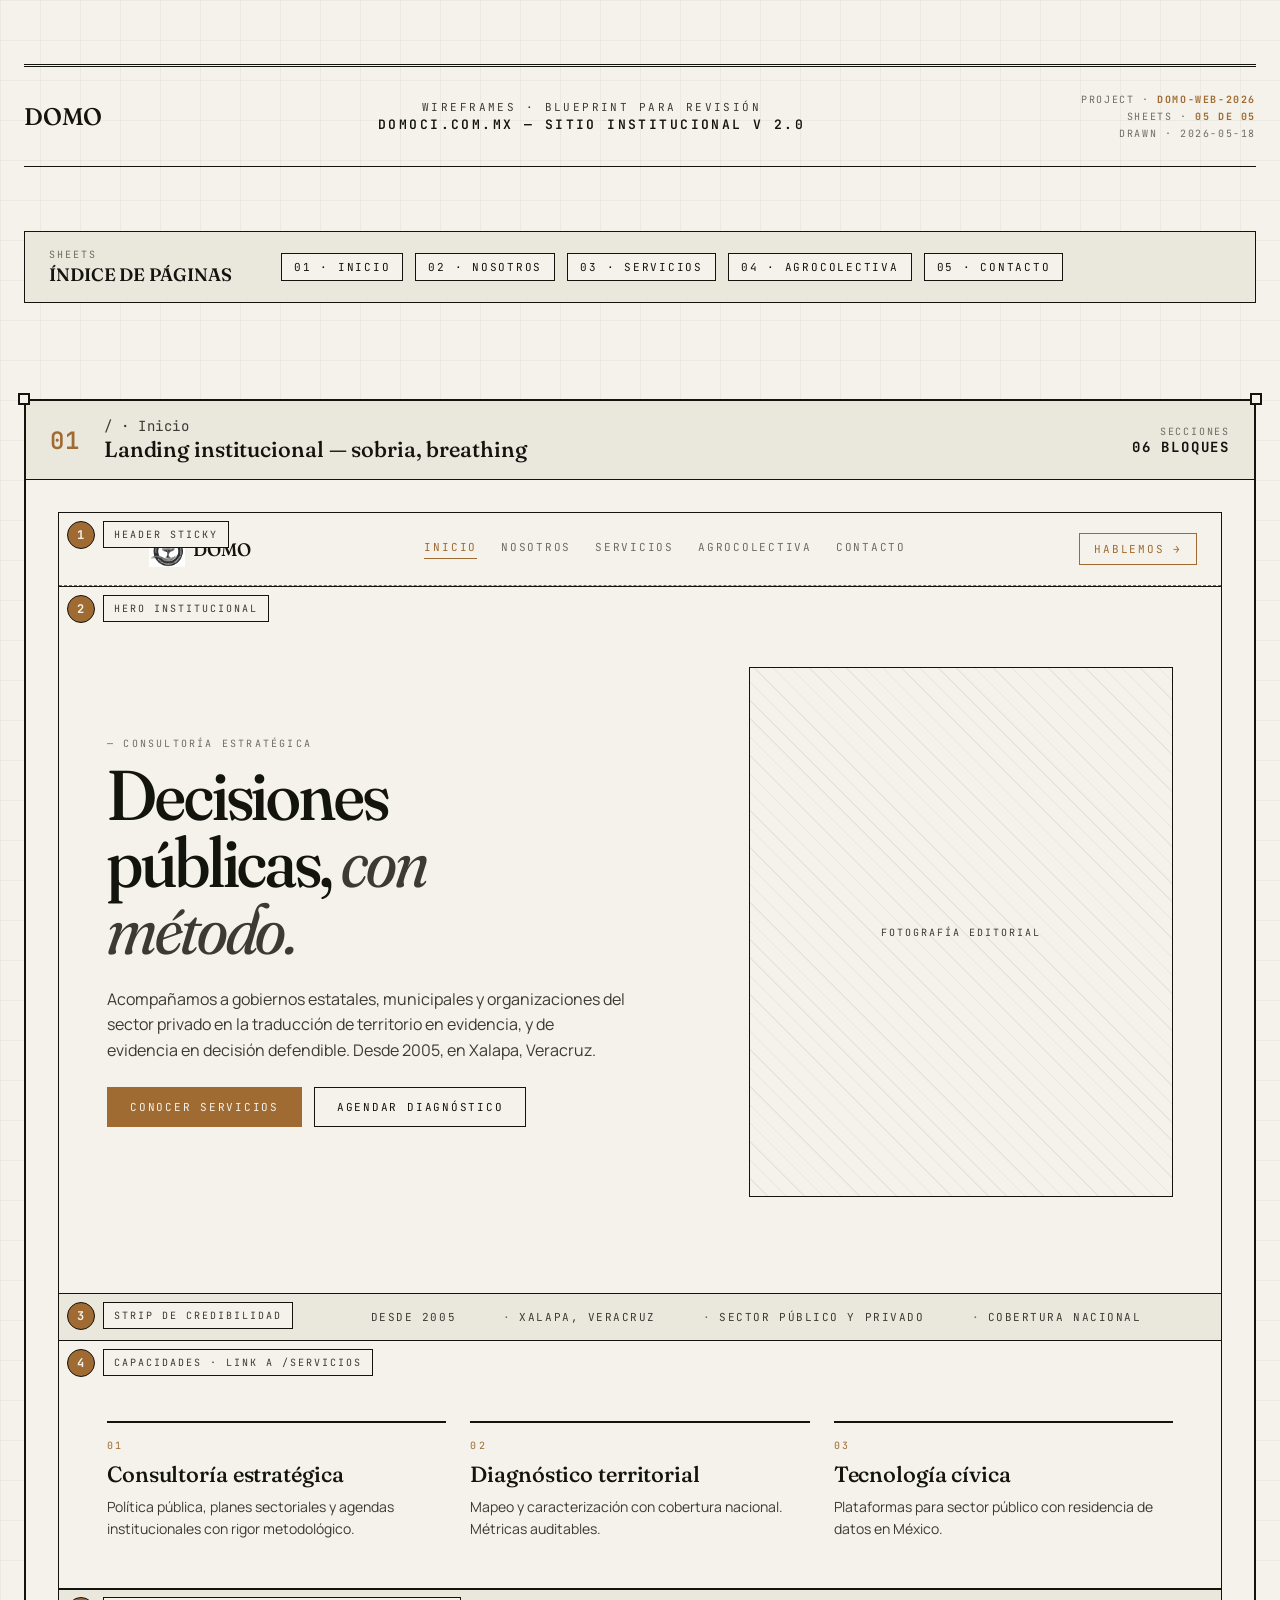
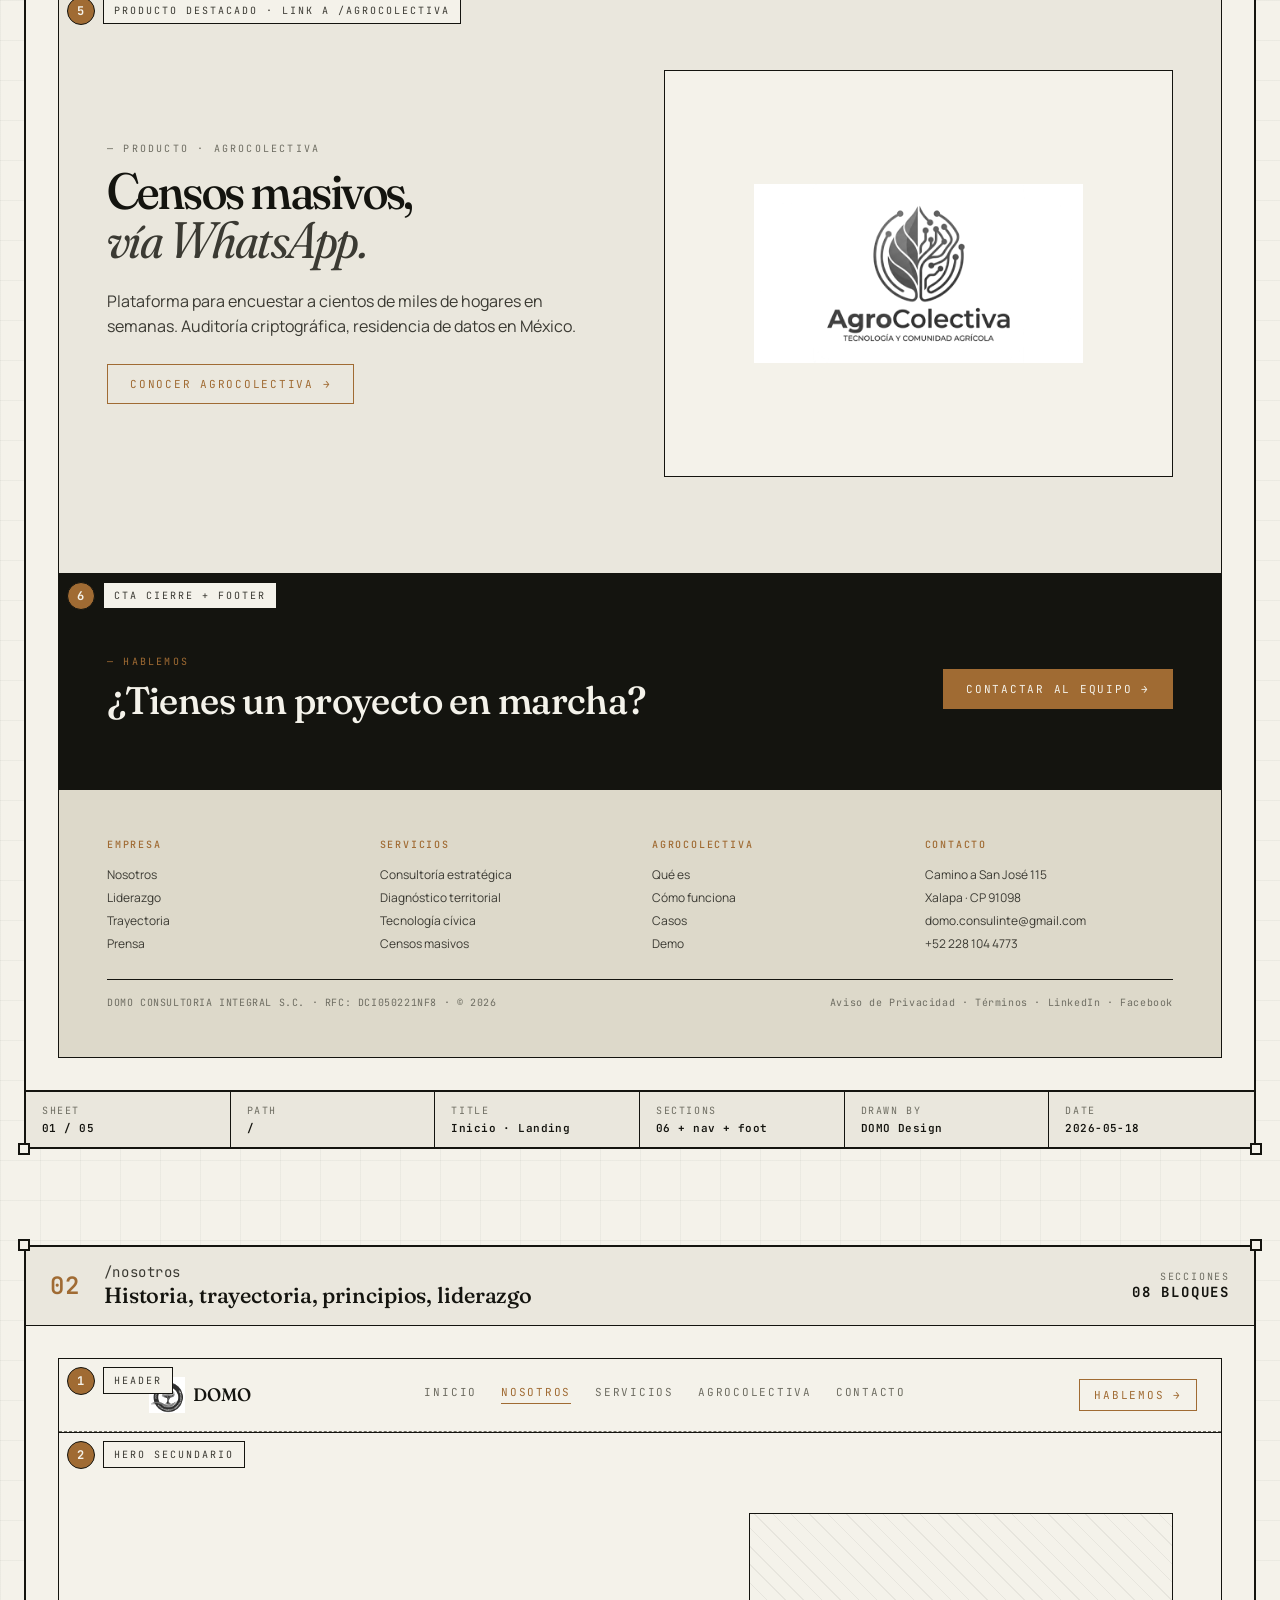
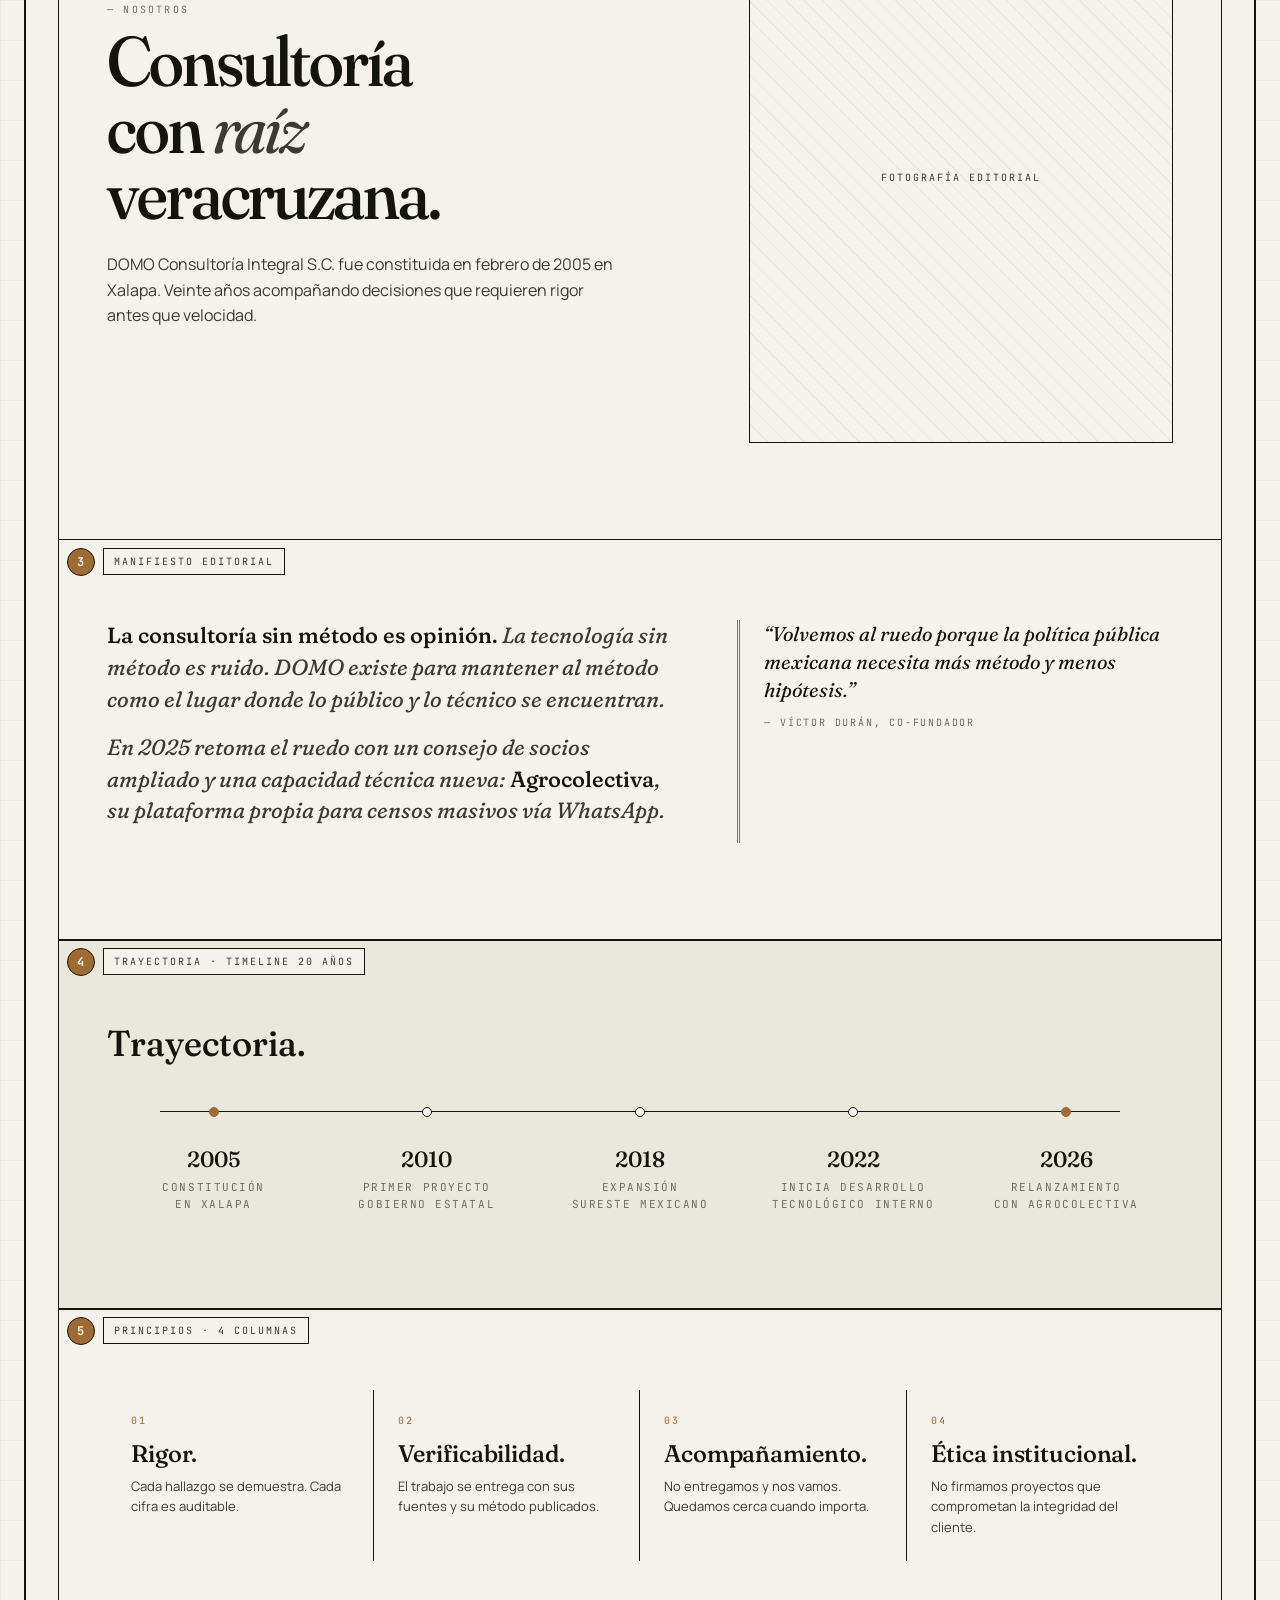
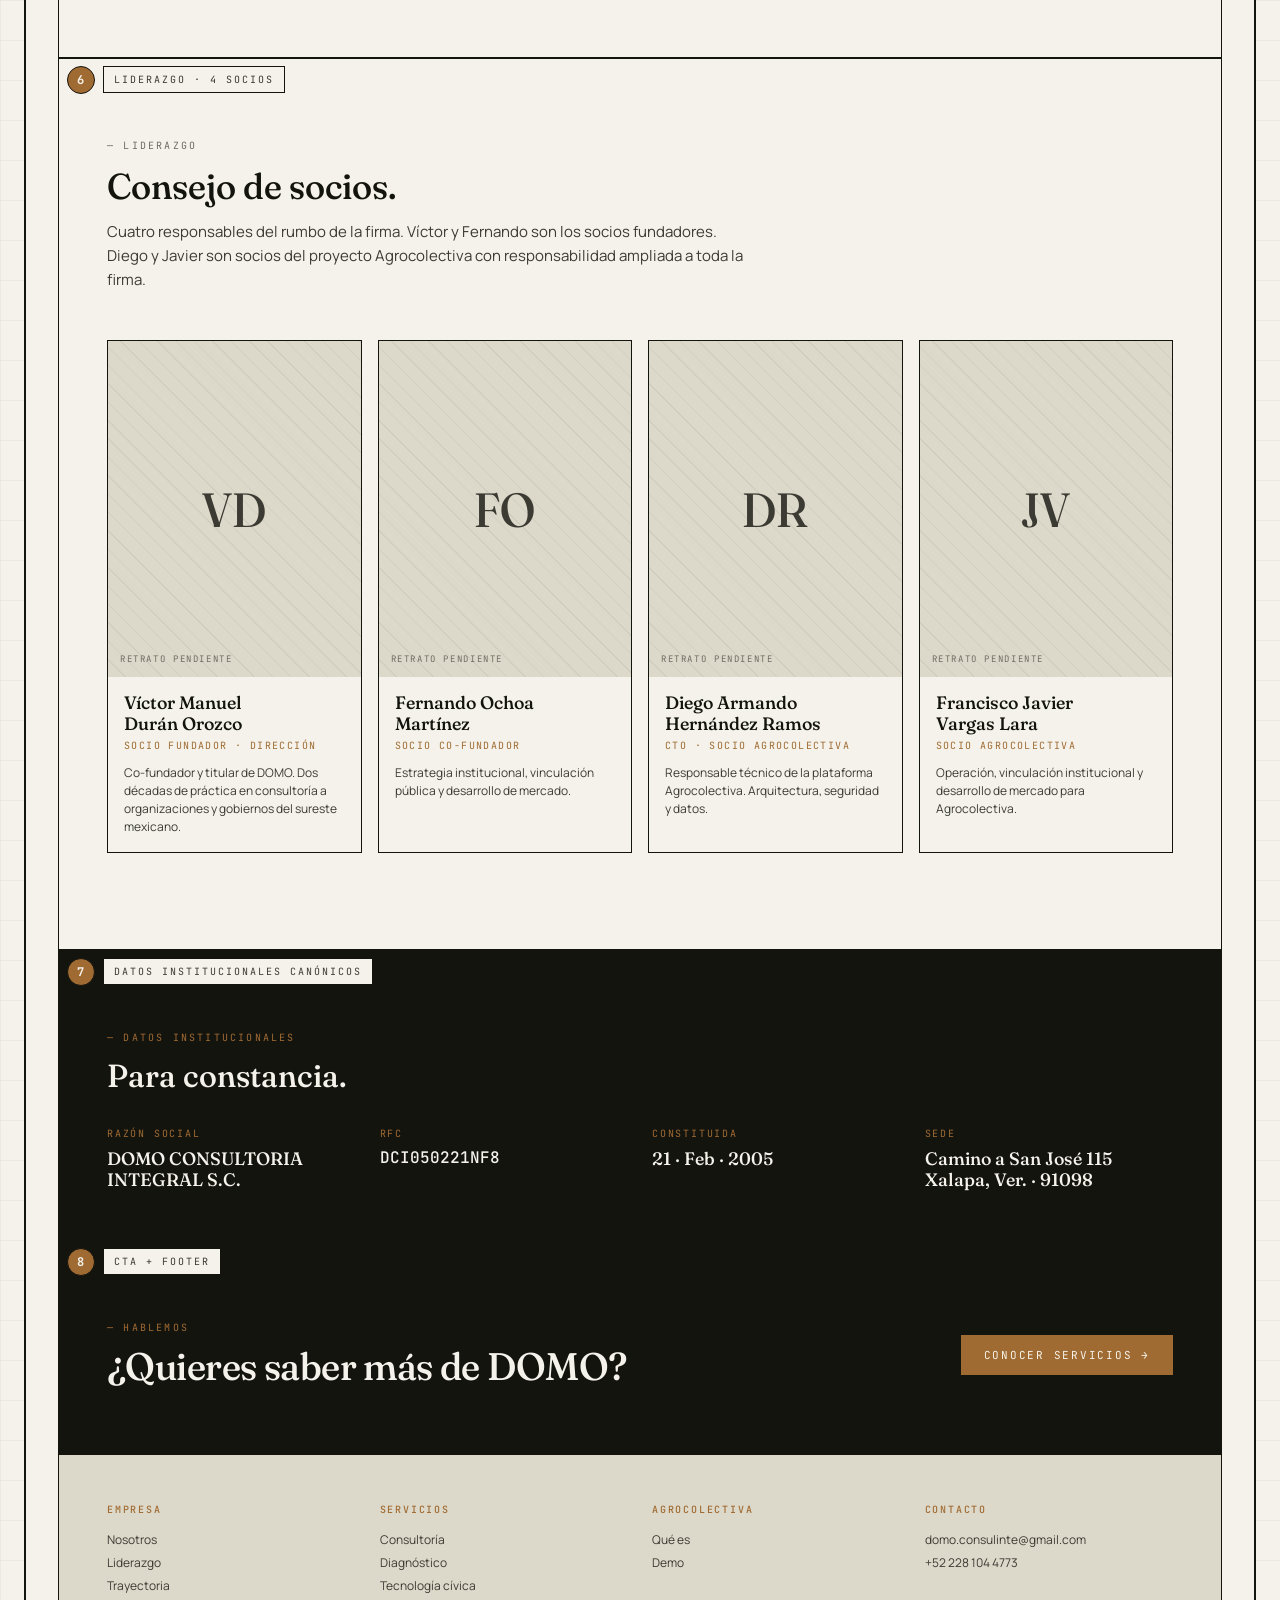
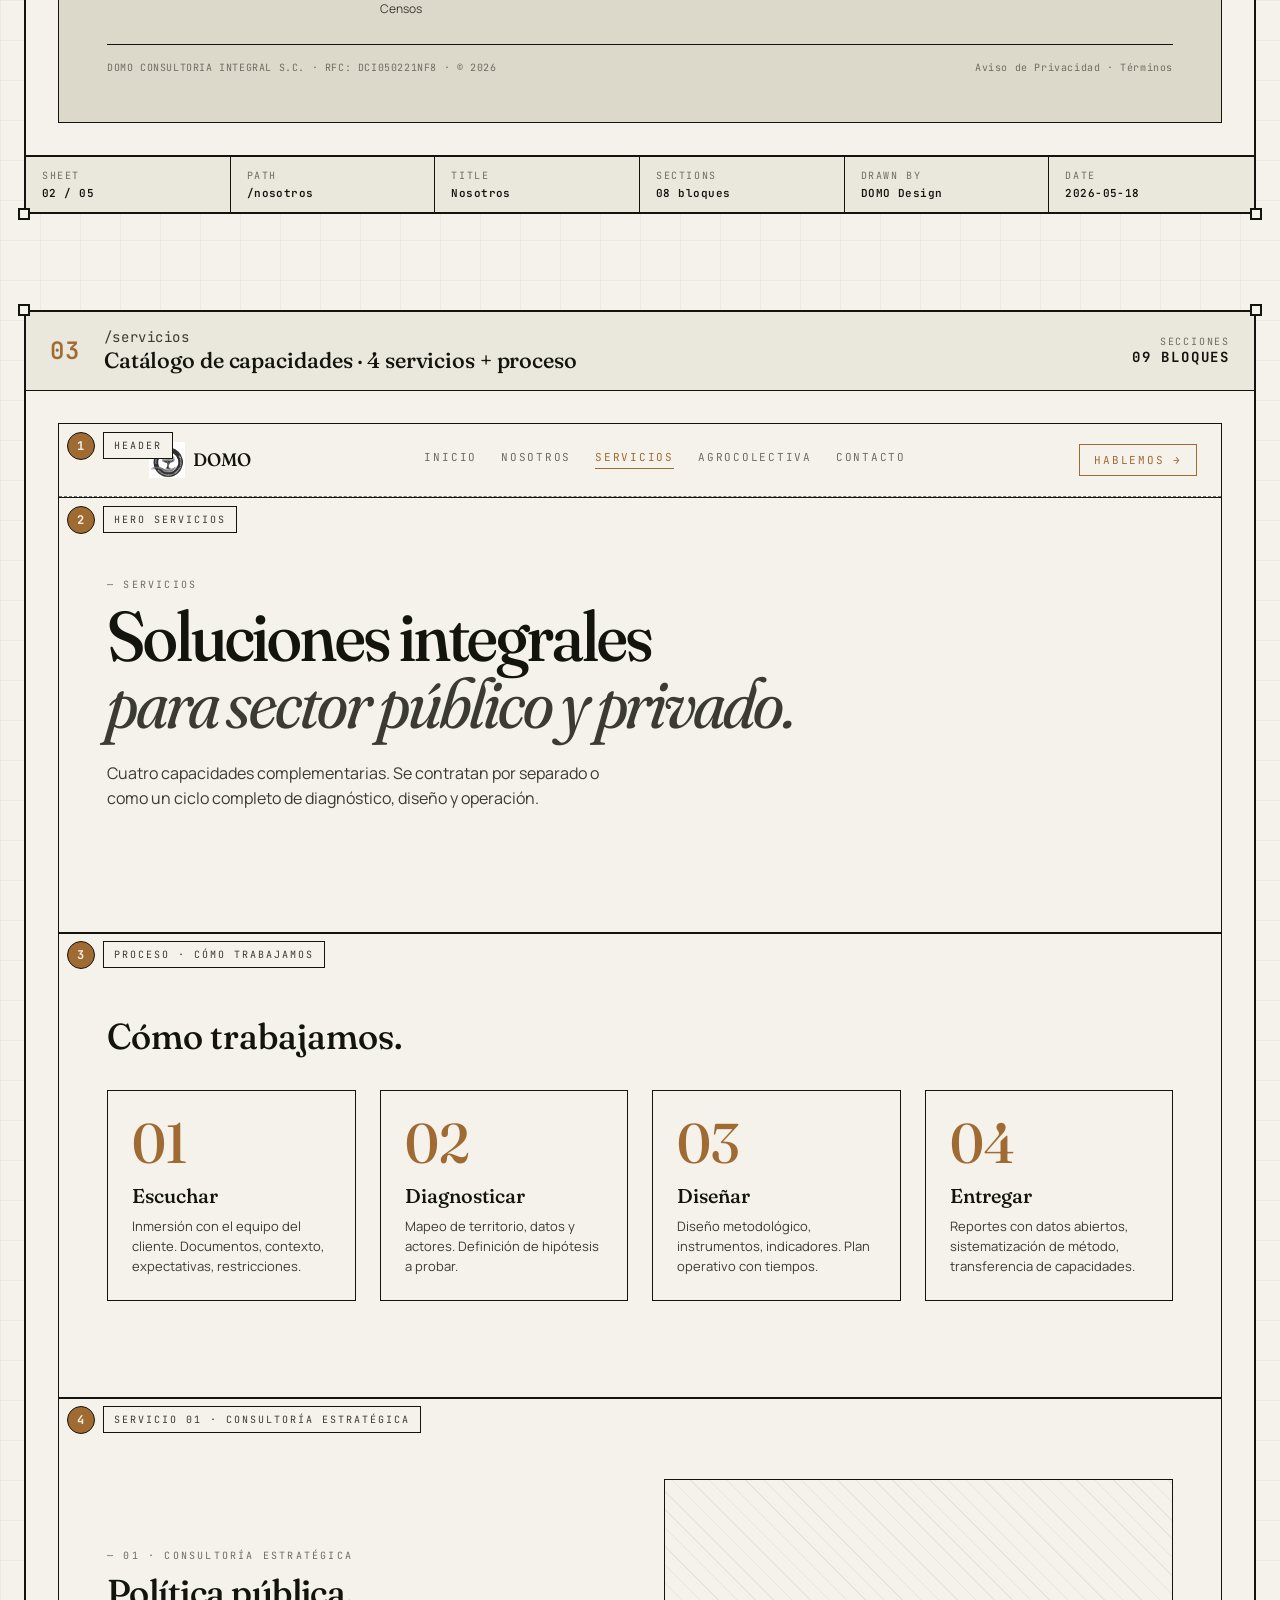
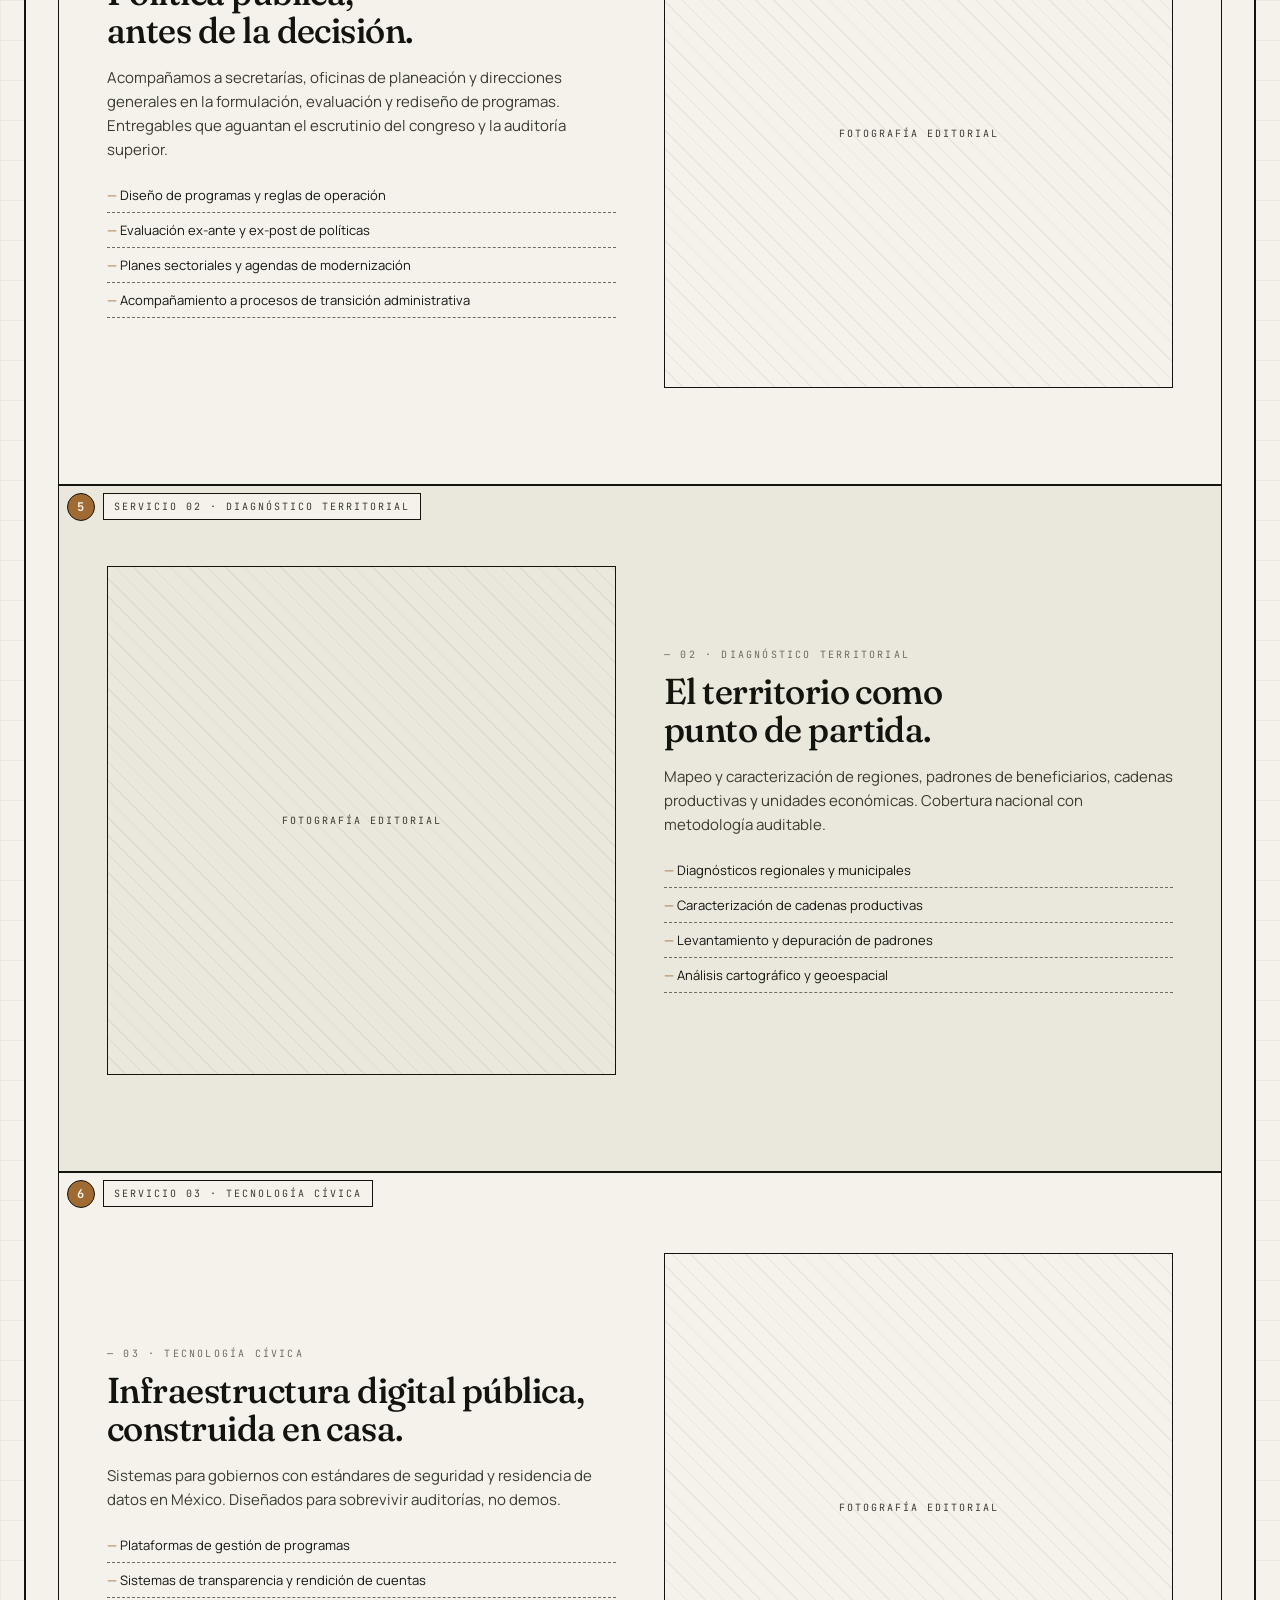
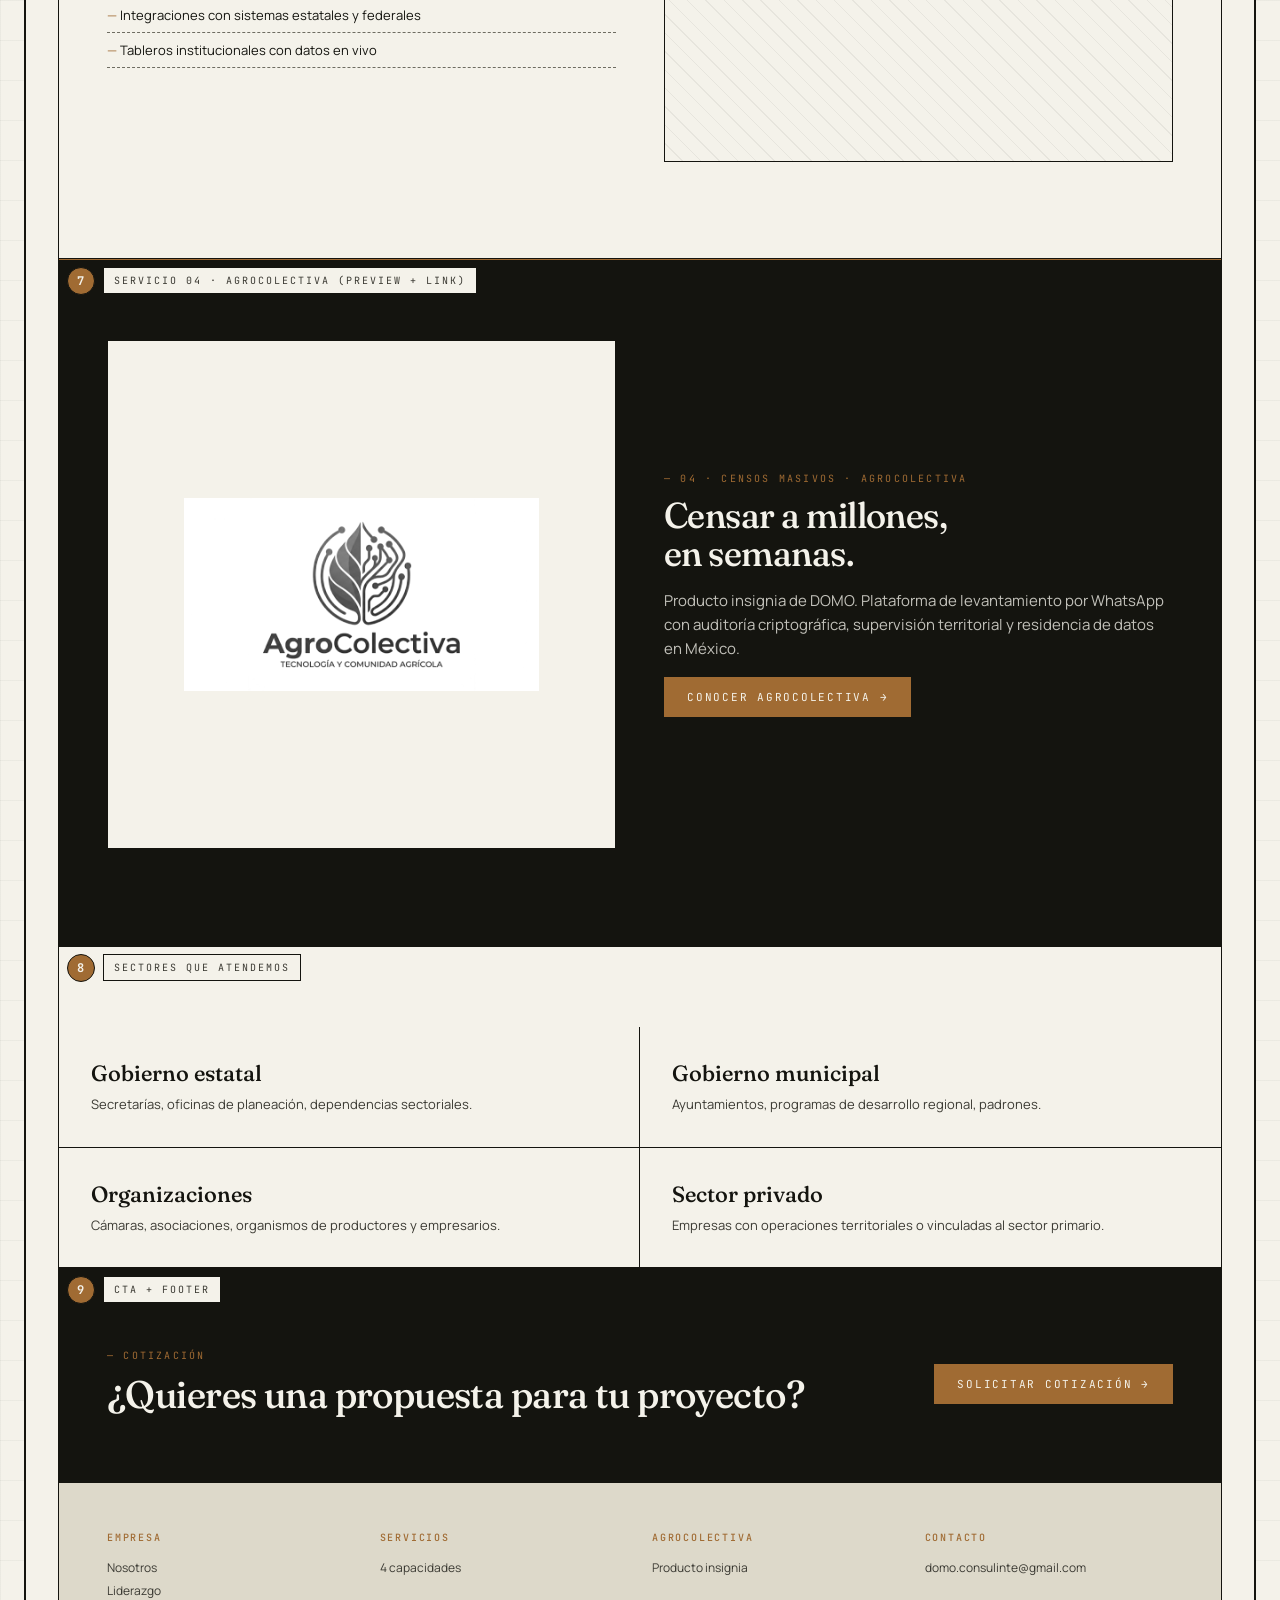
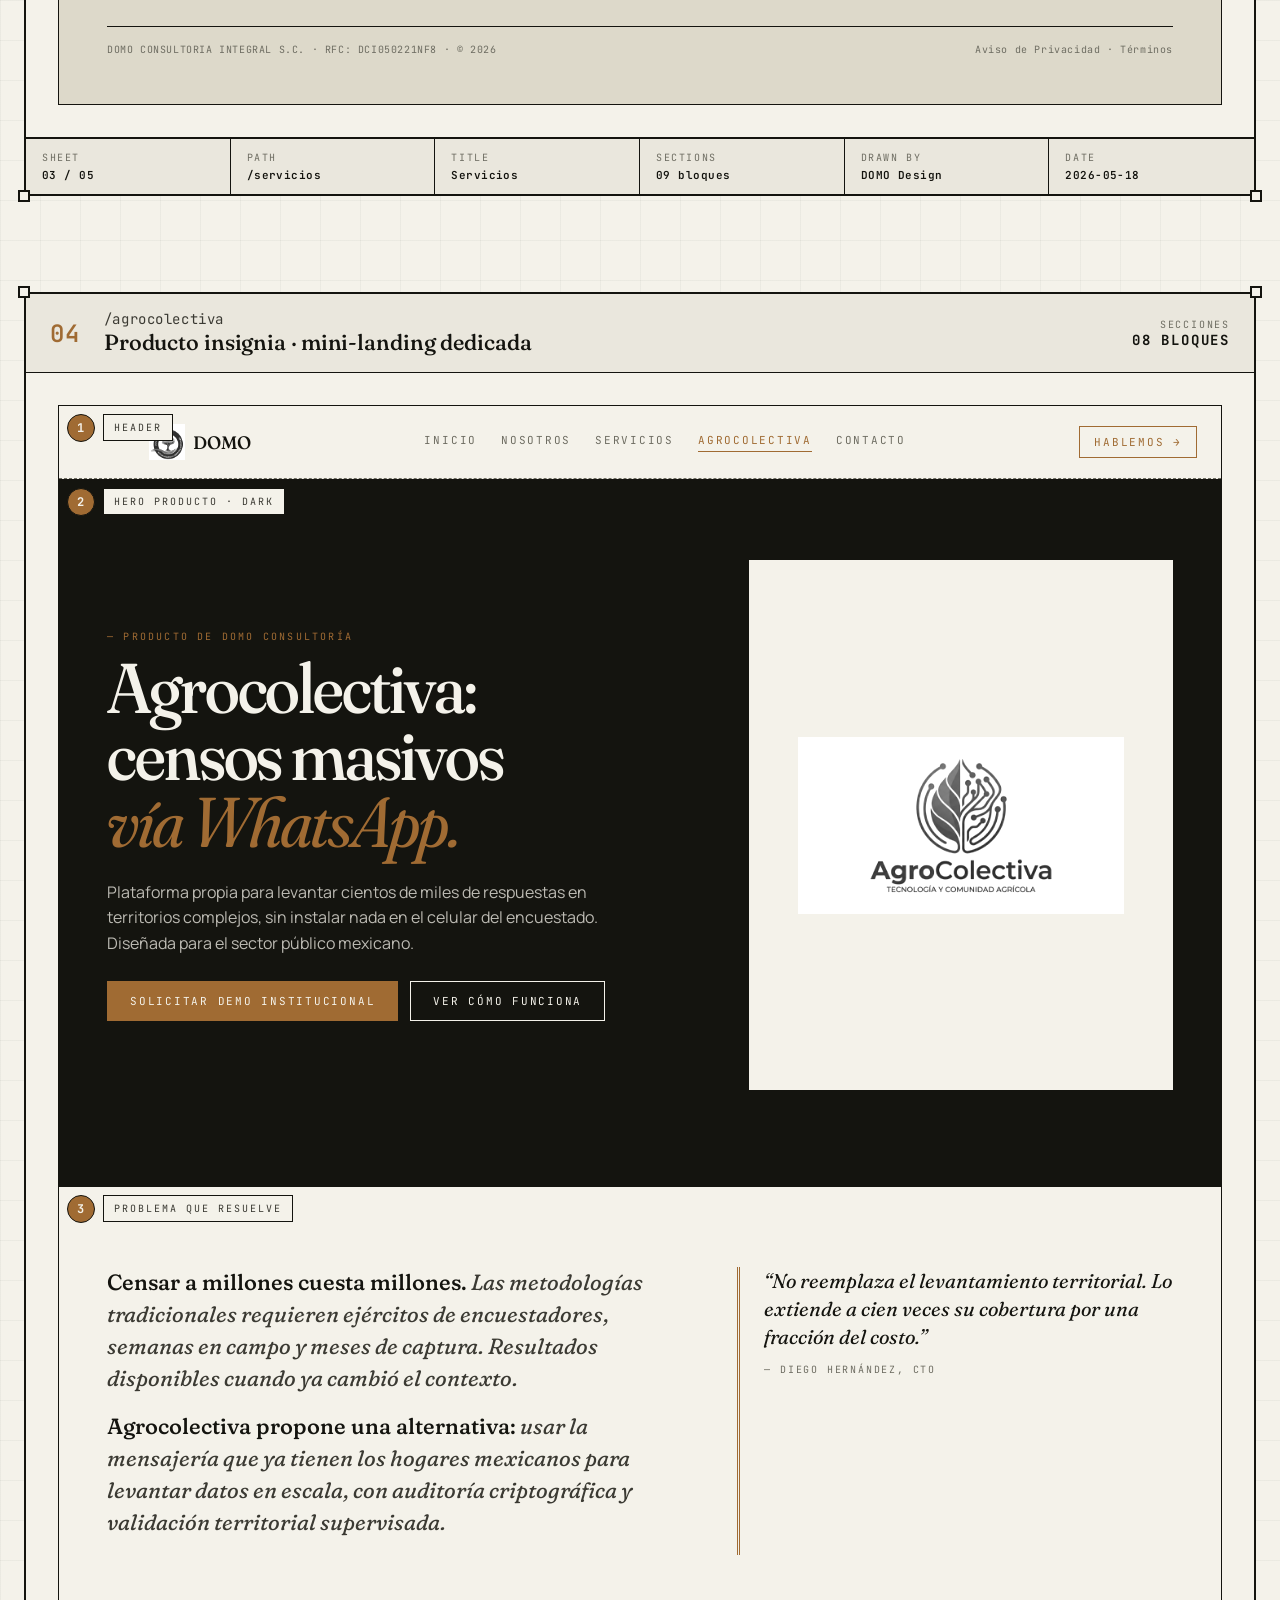
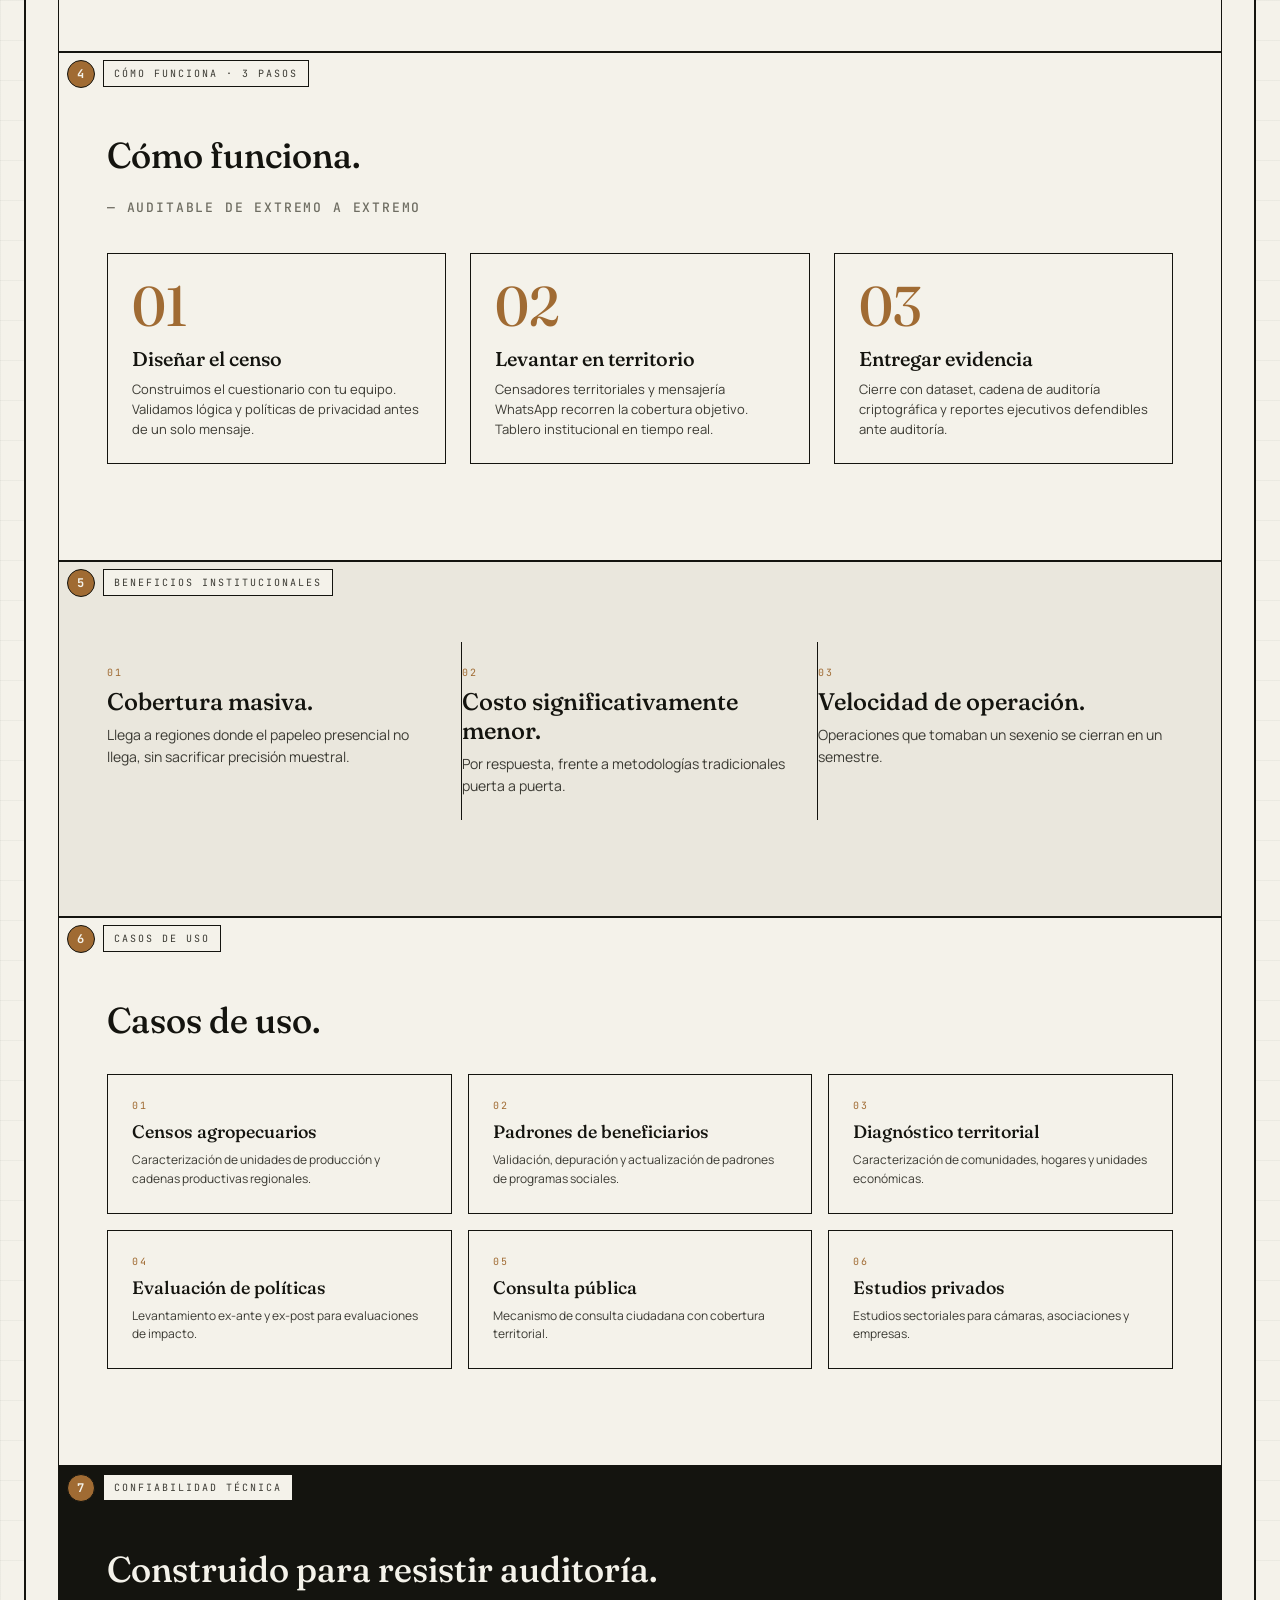
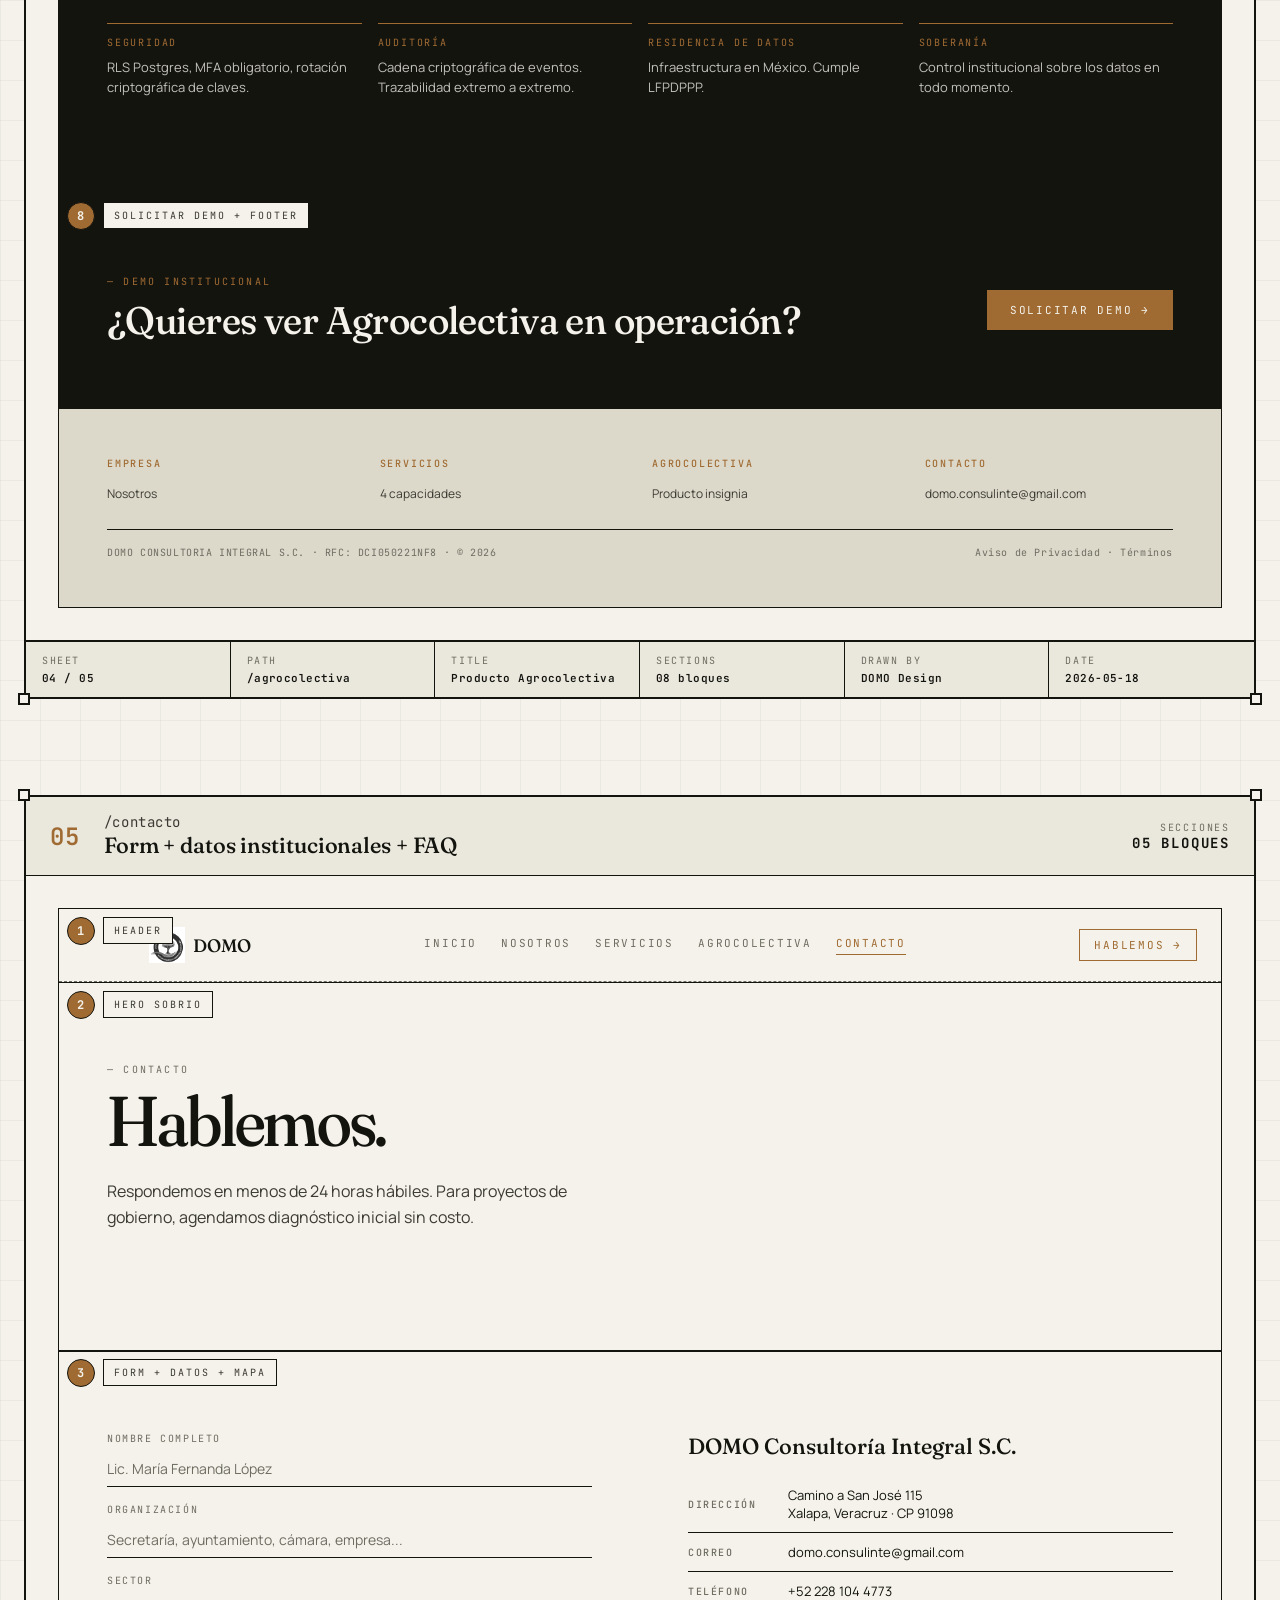
<file: brand/wireframes.html>
<!doctype html>
<html lang="es-MX">
<head>
<meta charset="utf-8" />
<meta name="viewport" content="width=device-width,initial-scale=1" />
<title>DOMO — Wireframes v 2.0 · Blueprint</title>
<meta name="description" content="Wireframes arquitectónicos blueprint de domoci.com.mx — 5 sheets para revisión con socios." />
<link rel="preconnect" href="https://fonts.googleapis.com" />
<link rel="preconnect" href="https://fonts.gstatic.com" crossorigin />
<link href="https://fonts.googleapis.com/css2?family=Fraunces:opsz,wght,SOFT@9..144,400..700,0..100&family=JetBrains+Mono:wght@300..700&family=Manrope:wght@300..700&display=swap" rel="stylesheet" />
<style>
/* ============================================================
   Blueprint System
   ============================================================ */
:root {
  --paper:   #F4F2EA;
  --paper-2: #EAE7DD;
  --paper-3: #DDD9CA;
  --ink:     #14140F;
  --ink-2:   #3B3A33;
  --ink-3:   #6E6D62;
  --accent:  #A06B33;
  --accent-2:#7E5325;
  --line-bold: #14140F;
  --line:      #14140F;

  --display: "Fraunces", Georgia, serif;
  --sans:    "Manrope", -apple-system, sans-serif;
  --mono:    "JetBrains Mono", ui-monospace, monospace;

  --s-1: 4px; --s-2: 8px; --s-3: 12px; --s-4: 16px; --s-5: 24px;
  --s-6: 32px; --s-7: 48px; --s-8: 64px; --s-9: 96px;
}

@media (prefers-color-scheme: dark) {
  :root {
    --paper:   #14140F;
    --paper-2: #1E1D17;
    --paper-3: #2B2A22;
    --ink:     #F4F2EA;
    --ink-2:   #C5C2B3;
    --ink-3:   #8E8A7A;
    --accent:  #D9AC6F;
    --accent-2:#E8CFA3;
    --line:    #F4F2EA;
    --line-bold: #F4F2EA;
  }
}

*, *::before, *::after { box-sizing: border-box; margin: 0; padding: 0; }
html { scroll-behavior: smooth; scroll-padding-top: 80px; }
body {
  font-family: var(--mono);
  font-size: 13px;
  background: var(--paper);
  background-image:
    linear-gradient(rgba(20,20,15,0.04) 1px, transparent 1px),
    linear-gradient(90deg, rgba(20,20,15,0.04) 1px, transparent 1px);
  background-size: 40px 40px;
  color: var(--ink);
  -webkit-font-smoothing: antialiased;
  padding: var(--s-8) var(--s-5);
}
@media (prefers-color-scheme: dark) {
  body {
    background-image:
      linear-gradient(rgba(244,242,234,0.04) 1px, transparent 1px),
      linear-gradient(90deg, rgba(244,242,234,0.04) 1px, transparent 1px);
  }
}

img, svg { display: block; max-width: 100%; }

/* ============================================================
   Document header
   ============================================================ */
.doc-head {
  max-width: 1440px;
  margin: 0 auto var(--s-8);
  padding: var(--s-5) 0;
  border-top: 3px double var(--ink);
  border-bottom: 1px solid var(--ink);
  display: grid;
  grid-template-columns: auto 1fr auto;
  align-items: center;
  gap: var(--s-6);
}
.doc-head__brand {
  font-family: var(--display);
  font-variation-settings: "opsz" 36, "SOFT" 30;
  font-size: 24px;
  font-weight: 500;
  letter-spacing: -0.01em;
}
.doc-head__title {
  font-family: var(--mono);
  font-size: 11px;
  letter-spacing: 0.22em;
  text-transform: uppercase;
  color: var(--ink-2);
  text-align: center;
}
.doc-head__title b { display: block; color: var(--ink); font-weight: 600; font-size: 13px; margin-top: 2px; }
.doc-head__meta {
  font-family: var(--mono);
  font-size: 10px;
  letter-spacing: 0.16em;
  text-transform: uppercase;
  color: var(--ink-3);
  text-align: right;
  line-height: 1.7;
}
.doc-head__meta b { color: var(--accent); }

/* TOC strip */
.toc-strip {
  max-width: 1440px;
  margin: 0 auto var(--s-9);
  display: grid;
  grid-template-columns: 200px 1fr;
  gap: var(--s-6);
  border: 1px solid var(--ink);
  padding: var(--s-4) var(--s-5);
  background: var(--paper-2);
  align-items: center;
}
.toc-strip__label {
  font-family: var(--mono);
  font-size: 10px;
  letter-spacing: 0.2em;
  text-transform: uppercase;
  color: var(--ink-3);
}
.toc-strip__label b { display: block; color: var(--ink); font-weight: 600; font-family: var(--display); font-variation-settings: "opsz" 28; font-size: 18px; letter-spacing: -0.005em; margin-top: 2px; }
.toc-strip__list { display: flex; gap: var(--s-3); flex-wrap: wrap; }
.toc-strip__list a {
  font-family: var(--mono);
  font-size: 11px;
  letter-spacing: 0.16em;
  text-transform: uppercase;
  color: var(--ink);
  padding: 6px 12px;
  border: 1px solid var(--ink);
  text-decoration: none;
  background: var(--paper);
  transition: all 200ms ease;
}
.toc-strip__list a:hover { background: var(--ink); color: var(--paper); }

/* ============================================================
   Sheet (drawing page)
   ============================================================ */
.sheet {
  max-width: 1440px;
  margin: 0 auto var(--s-9);
  background: var(--paper);
  border: 2px solid var(--ink);
  position: relative;
}
.sheet::before, .sheet::after {
  content: "";
  position: absolute;
  width: 12px; height: 12px;
  border: 2px solid var(--ink);
  background: var(--paper);
}
.sheet::before { top: -8px; left: -8px; }
.sheet::after { bottom: -8px; right: -8px; }
.sheet__inner-corner-tr, .sheet__inner-corner-bl {
  content: "";
  position: absolute;
  width: 12px; height: 12px;
  border: 2px solid var(--ink);
  background: var(--paper);
}
.sheet__inner-corner-tr { top: -8px; right: -8px; }
.sheet__inner-corner-bl { bottom: -8px; left: -8px; }

.sheet__head {
  display: grid;
  grid-template-columns: auto 1fr auto;
  gap: var(--s-5);
  padding: var(--s-4) var(--s-5);
  border-bottom: 1px solid var(--ink);
  background: var(--paper-2);
  align-items: center;
}
.sheet__num {
  font-family: var(--mono);
  font-size: 24px;
  font-weight: 600;
  letter-spacing: 0.04em;
  color: var(--accent);
}
.sheet__path {
  font-family: var(--mono);
  font-size: 14px;
  letter-spacing: 0.04em;
  color: var(--ink-2);
}
.sheet__name {
  font-family: var(--display);
  font-variation-settings: "opsz" 36, "SOFT" 40;
  font-size: 22px;
  font-weight: 500;
  letter-spacing: -0.005em;
  color: var(--ink);
}
.sheet__sections-count {
  font-family: var(--mono);
  font-size: 10px;
  letter-spacing: 0.18em;
  text-transform: uppercase;
  color: var(--ink-3);
  text-align: right;
}
.sheet__sections-count b { color: var(--ink); display: block; font-size: 14px; }

.sheet__drawing { padding: var(--s-6); position: relative; }

/* Title block (bottom-right of each sheet) */
.titleblock {
  display: grid;
  grid-template-columns: repeat(6, 1fr);
  border-top: 2px solid var(--ink);
  background: var(--paper-2);
}
.titleblock > div {
  padding: var(--s-3) var(--s-4);
  border-right: 1px solid var(--ink);
  font-family: var(--mono);
  font-size: 10px;
  letter-spacing: 0.16em;
  text-transform: uppercase;
  color: var(--ink-3);
}
.titleblock > div:last-child { border-right: 0; }
.titleblock b { color: var(--ink); display: block; font-size: 11px; font-weight: 600; letter-spacing: 0.04em; text-transform: none; margin-top: 4px; }

/* ============================================================
   Wireframe primitives
   ============================================================ */
.wf {
  background: var(--paper);
  border: 1px solid var(--ink);
}
.wf__section {
  border-bottom: 1px solid var(--ink);
  position: relative;
}
.wf__section:last-child { border-bottom: 0; }

/* Annotation marker (numbered circle with leader) */
.ann {
  position: absolute;
  top: 8px;
  left: 8px;
  width: 28px;
  height: 28px;
  background: var(--accent);
  color: var(--paper);
  border: 1.5px solid var(--ink);
  border-radius: 50%;
  display: flex; align-items: center; justify-content: center;
  font-family: var(--mono);
  font-size: 12px;
  font-weight: 700;
  letter-spacing: 0.04em;
  z-index: 2;
}
.ann-label {
  position: absolute;
  top: 8px;
  left: 44px;
  font-family: var(--mono);
  font-size: 10px;
  letter-spacing: 0.2em;
  text-transform: uppercase;
  color: var(--ink-2);
  z-index: 2;
  background: var(--paper);
  padding: 6px 10px;
  border: 1px solid var(--ink);
}

/* Nav row */
.wf-nav {
  display: grid;
  grid-template-columns: auto 1fr auto;
  gap: var(--s-4);
  padding: var(--s-4) var(--s-5);
  align-items: center;
  border-bottom: 1px dashed var(--ink-3);
}
.wf-nav__logo {
  height: 40px;
  display: flex; align-items: center; gap: 8px;
  font-family: var(--display);
  font-variation-settings: "opsz" 28, "SOFT" 30;
  font-size: 18px;
  font-weight: 500;
}
.wf-nav__logo img { height: 36px; width: auto; filter: grayscale(1) contrast(1.2); }
.wf-nav__links { display: flex; gap: var(--s-5); justify-content: center; }
.wf-nav__links span {
  font-family: var(--mono);
  font-size: 11px;
  letter-spacing: 0.16em;
  text-transform: uppercase;
  color: var(--ink-3);
}
.wf-nav__links .active { color: var(--accent); border-bottom: 1px solid var(--accent); padding-bottom: 4px; }
.wf-nav__cta {
  font-family: var(--mono);
  font-size: 11px;
  letter-spacing: 0.16em;
  text-transform: uppercase;
  padding: 8px 14px;
  border: 1px solid var(--accent);
  color: var(--accent);
}

/* Hero block */
.wf-hero {
  display: grid;
  grid-template-columns: 1.4fr 1fr;
  gap: var(--s-7);
  padding: var(--s-9) var(--s-7);
  align-items: center;
  position: relative;
}
.wf-hero--center { grid-template-columns: 1fr; text-align: left; }
.wf-hero__eyebrow {
  font-family: var(--mono);
  font-size: 10px;
  letter-spacing: 0.22em;
  text-transform: uppercase;
  color: var(--ink-3);
  margin-bottom: var(--s-3);
}
.wf-hero__title {
  font-family: var(--display);
  font-variation-settings: "opsz" 144, "SOFT" 50;
  font-size: clamp(48px, 5.5vw, 84px);
  font-weight: 500;
  line-height: 0.95;
  letter-spacing: -0.03em;
  margin-bottom: var(--s-5);
  color: var(--ink);
}
.wf-hero__title em { font-style: italic; font-weight: 400; color: var(--ink-2); }
.wf-hero__sub {
  font-family: var(--sans);
  font-size: 16px;
  line-height: 1.6;
  color: var(--ink-2);
  max-width: 520px;
  margin-bottom: var(--s-5);
}
.wf-hero__ctas { display: flex; gap: var(--s-3); flex-wrap: wrap; }
.wf-btn {
  font-family: var(--mono);
  font-size: 11px;
  letter-spacing: 0.16em;
  text-transform: uppercase;
  padding: 12px 22px;
  border: 1px solid var(--ink);
  background: transparent;
  color: var(--ink);
  cursor: pointer;
}
.wf-btn--primary { background: var(--ink); color: var(--paper); border-color: var(--ink); }
.wf-btn--accent { border-color: var(--accent); color: var(--accent); }
.wf-btn--accent-fill { background: var(--accent); color: var(--paper); border-color: var(--accent); }

.wf-hero__visual {
  aspect-ratio: 4/5;
  border: 1px solid var(--ink);
  position: relative;
  background: repeating-linear-gradient(45deg, transparent 0 12px, rgba(20,20,15,0.06) 12px 13px);
}
.wf-hero__visual::after {
  content: "FOTOGRAFÍA EDITORIAL";
  position: absolute;
  inset: 0;
  display: flex; align-items: center; justify-content: center;
  font-family: var(--mono);
  font-size: 10px;
  letter-spacing: 0.2em;
  color: var(--ink-2);
}

/* Strip */
.wf-strip {
  padding: var(--s-4) var(--s-7);
  display: flex;
  justify-content: space-around;
  align-items: center;
  font-family: var(--mono);
  font-size: 11px;
  letter-spacing: 0.14em;
  text-transform: uppercase;
  color: var(--ink-2);
  background: var(--paper-2);
}
.wf-strip span { position: relative; }
.wf-strip span + span::before {
  content: "·";
  position: absolute;
  left: -16px;
  color: var(--ink-3);
}

/* Caps / 3-col blocks */
.wf-blocks {
  display: grid;
  grid-template-columns: repeat(3, 1fr);
  padding: var(--s-7);
  gap: var(--s-5);
}
.wf-block {
  border-top: 2px solid var(--ink);
  padding-top: var(--s-4);
}
.wf-block__num {
  font-family: var(--mono);
  font-size: 10px;
  letter-spacing: 0.22em;
  color: var(--accent);
  margin-bottom: var(--s-2);
}
.wf-block h4 {
  font-family: var(--display);
  font-variation-settings: "opsz" 28, "SOFT" 40;
  font-size: 22px;
  font-weight: 500;
  margin-bottom: var(--s-2);
  letter-spacing: -0.005em;
}
.wf-block p { font-family: var(--sans); font-size: 14px; color: var(--ink-2); line-height: 1.55; }

/* Featured / split */
.wf-feat {
  display: grid;
  grid-template-columns: 1fr 1fr;
  gap: var(--s-7);
  padding: var(--s-9) var(--s-7);
  align-items: center;
  border-top: 1px solid var(--ink);
  background: var(--paper-2);
}
.wf-feat__visual {
  aspect-ratio: 5/4;
  border: 1px solid var(--ink);
  background: var(--paper);
  display: flex; align-items: center; justify-content: center;
  padding: var(--s-7);
}
.wf-feat__visual img { max-width: 80%; max-height: 80%; filter: grayscale(1) contrast(1.05); }
.wf-feat .wf-hero__title { font-size: clamp(36px, 4vw, 56px); }

/* Quote */
.wf-quote {
  padding: var(--s-9) var(--s-7);
  border-top: 1px solid var(--ink);
  text-align: center;
}
.wf-quote blockquote {
  font-family: var(--display);
  font-variation-settings: "opsz" 60, "SOFT" 80;
  font-style: italic;
  font-size: clamp(28px, 3vw, 40px);
  font-weight: 400;
  line-height: 1.25;
  max-width: 820px;
  margin: 0 auto var(--s-5);
  color: var(--ink);
}
.wf-quote cite {
  font-family: var(--mono);
  font-style: normal;
  font-size: 10px;
  letter-spacing: 0.2em;
  text-transform: uppercase;
  color: var(--ink-3);
}

/* Sectors mosaic */
.wf-sectors {
  display: grid;
  grid-template-columns: repeat(2, 1fr);
  border-top: 1px solid var(--ink);
}
.wf-sectors > div {
  padding: var(--s-6);
  border-right: 1px solid var(--ink);
  border-bottom: 1px solid var(--ink);
}
.wf-sectors > div:nth-child(2n) { border-right: 0; }
.wf-sectors > div:nth-last-child(-n+2) { border-bottom: 0; }
.wf-sectors h5 {
  font-family: var(--display);
  font-variation-settings: "opsz" 28, "SOFT" 40;
  font-size: 22px;
  font-weight: 500;
  margin-bottom: var(--s-2);
}
.wf-sectors p { font-family: var(--sans); font-size: 13px; color: var(--ink-2); line-height: 1.5; }

/* CTA bar */
.wf-cta {
  padding: var(--s-8) var(--s-7);
  display: flex;
  justify-content: space-between;
  align-items: center;
  border-top: 1px solid var(--ink);
  background: var(--ink);
  color: var(--paper);
  flex-wrap: wrap;
  gap: var(--s-4);
}
.wf-cta h3 {
  font-family: var(--display);
  font-variation-settings: "opsz" 60, "SOFT" 40;
  font-size: clamp(28px, 3vw, 40px);
  font-weight: 500;
  letter-spacing: -0.015em;
}
.wf-cta__eyebrow {
  font-family: var(--mono);
  font-size: 10px;
  letter-spacing: 0.22em;
  text-transform: uppercase;
  color: var(--accent);
  margin-bottom: 8px;
}
.wf-cta .wf-btn--accent-fill { border-color: var(--accent); }

/* Footer */
.wf-footer {
  padding: var(--s-7);
  background: var(--paper-3);
  border-top: 1px solid var(--ink);
}
.wf-footer__cols {
  display: grid;
  grid-template-columns: repeat(4, 1fr);
  gap: var(--s-5);
  padding-bottom: var(--s-5);
  border-bottom: 1px solid var(--ink);
}
.wf-footer__cols h6 {
  font-family: var(--mono);
  font-size: 10px;
  letter-spacing: 0.18em;
  text-transform: uppercase;
  color: var(--accent);
  margin-bottom: var(--s-3);
  font-weight: 500;
}
.wf-footer__cols div span {
  display: block;
  font-family: var(--sans);
  font-size: 12px;
  color: var(--ink-2);
  padding: 3px 0;
}
.wf-footer__legal {
  padding-top: var(--s-4);
  display: flex; justify-content: space-between; flex-wrap: wrap; gap: var(--s-3);
  font-family: var(--mono);
  font-size: 10px;
  letter-spacing: 0.06em;
  color: var(--ink-3);
}

/* === Nosotros components === */
.wf-manifest {
  padding: var(--s-9) var(--s-7);
  display: grid;
  grid-template-columns: 1.3fr 1fr;
  gap: var(--s-8);
}
.wf-manifest p {
  font-family: var(--display);
  font-variation-settings: "opsz" 18, "SOFT" 100;
  font-size: 22px;
  font-style: italic;
  line-height: 1.45;
  color: var(--ink-2);
  margin-bottom: var(--s-4);
}
.wf-manifest p strong { color: var(--ink); font-style: normal; font-weight: 500; }
.wf-manifest__quote {
  border-left: 3px double var(--accent);
  padding-left: var(--s-5);
  font-family: var(--display);
  font-style: italic;
  font-size: 20px;
  line-height: 1.4;
  color: var(--ink);
}
.wf-manifest__quote cite {
  display: block;
  font-style: normal;
  font-family: var(--mono);
  font-size: 10px;
  letter-spacing: 0.18em;
  text-transform: uppercase;
  color: var(--ink-3);
  margin-top: var(--s-3);
}

.wf-timeline {
  padding: var(--s-9) var(--s-7);
  border-top: 1px solid var(--ink);
  background: var(--paper-2);
}
.wf-timeline h3 {
  font-family: var(--display);
  font-variation-settings: "opsz" 60, "SOFT" 40;
  font-size: 36px;
  font-weight: 500;
  margin-bottom: var(--s-6);
}
.wf-timeline__rail {
  display: grid;
  grid-template-columns: repeat(5, 1fr);
  position: relative;
}
.wf-timeline__rail::before {
  content: "";
  position: absolute;
  top: 14px; left: 5%; right: 5%;
  height: 1px;
  background: var(--ink);
}
.wf-tl-node { position: relative; padding-top: var(--s-7); }
.wf-tl-node::before {
  content: "";
  position: absolute;
  left: 50%;
  top: 10px;
  width: 10px; height: 10px;
  border: 1.5px solid var(--ink);
  background: var(--paper);
  border-radius: 50%;
  transform: translateX(-50%);
}
.wf-tl-node--key::before { background: var(--accent); border-color: var(--accent); }
.wf-tl-node__year {
  font-family: var(--display);
  font-variation-settings: "opsz" 36, "SOFT" 30;
  font-size: 22px;
  font-weight: 500;
  text-align: center;
  color: var(--ink);
  margin-bottom: 6px;
}
.wf-tl-node__label {
  font-family: var(--mono);
  font-size: 11px;
  letter-spacing: 0.14em;
  text-transform: uppercase;
  color: var(--ink-3);
  text-align: center;
  line-height: 1.5;
}

.wf-principios {
  display: grid;
  grid-template-columns: repeat(4, 1fr);
  padding: var(--s-9) var(--s-7);
  gap: 0;
  border-top: 1px solid var(--ink);
}
.wf-principio {
  padding: var(--s-5);
  border-right: 1px solid var(--ink);
}
.wf-principio:last-child { border-right: 0; }
.wf-principio__num {
  font-family: var(--mono);
  font-size: 10px;
  letter-spacing: 0.22em;
  color: var(--accent);
  margin-bottom: var(--s-3);
}
.wf-principio h4 {
  font-family: var(--display);
  font-variation-settings: "opsz" 36, "SOFT" 50;
  font-size: 24px;
  font-weight: 500;
  margin-bottom: var(--s-2);
  letter-spacing: -0.005em;
}
.wf-principio p { font-family: var(--sans); font-size: 13px; color: var(--ink-2); line-height: 1.55; }

.wf-team {
  padding: var(--s-9) var(--s-7);
  border-top: 1px solid var(--ink);
}
.wf-team__head { max-width: 640px; margin-bottom: var(--s-7); }
.wf-team__head h3 {
  font-family: var(--display);
  font-variation-settings: "opsz" 60, "SOFT" 40;
  font-size: 36px;
  font-weight: 500;
  margin-bottom: var(--s-3);
}
.wf-team__head p { font-family: var(--sans); font-size: 15px; color: var(--ink-2); line-height: 1.6; }
.wf-team__grid {
  display: grid;
  grid-template-columns: repeat(4, 1fr);
  gap: var(--s-4);
}
.wf-tc {
  border: 1px solid var(--ink);
  background: var(--paper);
}
.wf-tc__portrait {
  aspect-ratio: 3/4;
  background: var(--paper-3);
  background-image: repeating-linear-gradient(45deg, transparent 0 12px, rgba(20,20,15,0.06) 12px 13px);
  position: relative;
  display: flex; align-items: center; justify-content: center;
}
.wf-tc__initials {
  font-family: var(--display);
  font-variation-settings: "opsz" 96, "SOFT" 30;
  font-size: 48px;
  font-weight: 500;
  color: var(--ink-2);
}
.wf-tc__placeholder {
  position: absolute;
  bottom: 12px; left: 12px;
  font-size: 9px;
  letter-spacing: 0.18em;
  text-transform: uppercase;
  color: var(--ink-3);
}
.wf-tc__body { padding: var(--s-4); }
.wf-tc__name {
  font-family: var(--display);
  font-variation-settings: "opsz" 28, "SOFT" 60;
  font-size: 18px;
  font-weight: 500;
  line-height: 1.15;
  margin-bottom: 4px;
}
.wf-tc__role {
  font-family: var(--mono);
  font-size: 10px;
  letter-spacing: 0.14em;
  text-transform: uppercase;
  color: var(--accent);
  margin-bottom: var(--s-3);
}
.wf-tc__bio { font-family: var(--sans); font-size: 12px; color: var(--ink-2); line-height: 1.5; }

.wf-legal {
  padding: var(--s-7);
  border-top: 1px solid var(--ink);
  background: var(--ink);
  color: var(--paper);
}
.wf-legal__head {
  font-family: var(--mono);
  font-size: 10px;
  letter-spacing: 0.22em;
  text-transform: uppercase;
  color: var(--accent);
  margin-bottom: var(--s-3);
}
.wf-legal h3 {
  font-family: var(--display);
  font-variation-settings: "opsz" 60, "SOFT" 40;
  font-size: 32px;
  font-weight: 500;
  margin-bottom: var(--s-6);
}
.wf-legal__grid {
  display: grid;
  grid-template-columns: repeat(4, 1fr);
  gap: var(--s-5);
}
.wf-legal__grid div .l {
  font-family: var(--mono);
  font-size: 10px;
  letter-spacing: 0.18em;
  text-transform: uppercase;
  color: var(--accent);
  margin-bottom: 8px;
}
.wf-legal__grid div .v {
  font-family: var(--display);
  font-variation-settings: "opsz" 28, "SOFT" 30;
  font-size: 18px;
  font-weight: 500;
  line-height: 1.2;
}

/* === Servicios specific === */
.wf-serv {
  display: grid;
  grid-template-columns: 1fr 1fr;
  gap: var(--s-7);
  padding: var(--s-9) var(--s-7);
  border-top: 1px solid var(--ink);
  align-items: center;
}
.wf-serv--alt { background: var(--paper-2); }
.wf-serv__visual {
  aspect-ratio: 1/1;
  border: 1px solid var(--ink);
  background: repeating-linear-gradient(45deg, transparent 0 12px, rgba(20,20,15,0.06) 12px 13px);
  position: relative;
}
.wf-serv__visual::after {
  content: "FOTOGRAFÍA EDITORIAL";
  position: absolute; inset: 0;
  display: flex; align-items: center; justify-content: center;
  font-family: var(--mono); font-size: 10px; letter-spacing: 0.2em; color: var(--ink-2);
}
.wf-serv__visual--agro {
  background: var(--paper);
  display: flex; align-items: center; justify-content: center;
  padding: var(--s-6);
}
.wf-serv__visual--agro::after { display: none; }
.wf-serv__visual--agro img { max-width: 80%; filter: grayscale(1) contrast(1.05); }
.wf-serv h3 {
  font-family: var(--display);
  font-variation-settings: "opsz" 60, "SOFT" 40;
  font-size: 36px;
  font-weight: 500;
  line-height: 1.05;
  margin: 8px 0 var(--s-4);
  letter-spacing: -0.015em;
}
.wf-serv__lead { font-family: var(--sans); font-size: 15px; color: var(--ink-2); line-height: 1.6; margin-bottom: var(--s-4); }
.wf-serv ul { list-style: none; font-family: var(--sans); }
.wf-serv li {
  padding: 8px 0;
  border-bottom: 1px dashed var(--ink-3);
  font-size: 13px;
}
.wf-serv li::before { content: "— "; color: var(--accent); }
.wf-serv--dark { background: var(--ink); color: var(--paper); border-color: var(--accent); }
.wf-serv--dark h3 { color: var(--paper); }
.wf-serv--dark .wf-serv__lead { color: rgba(244,242,234,0.78); }

/* Process steps */
.wf-process {
  padding: var(--s-9) var(--s-7);
  border-top: 1px solid var(--ink);
}
.wf-process h3 {
  font-family: var(--display);
  font-variation-settings: "opsz" 60, "SOFT" 40;
  font-size: 36px;
  font-weight: 500;
  margin-bottom: var(--s-6);
  max-width: 640px;
}
.wf-process__grid { display: grid; grid-template-columns: repeat(4, 1fr); gap: var(--s-5); }
.wf-step {
  padding: var(--s-5);
  border: 1px solid var(--ink);
  background: var(--paper);
}
.wf-step__num {
  font-family: var(--display);
  font-variation-settings: "opsz" 96, "SOFT" 30;
  font-size: 56px;
  font-weight: 500;
  color: var(--accent);
  line-height: 1;
  margin-bottom: var(--s-3);
}
.wf-step h4 {
  font-family: var(--display);
  font-variation-settings: "opsz" 28, "SOFT" 50;
  font-size: 20px;
  font-weight: 500;
  margin-bottom: 8px;
}
.wf-step p { font-family: var(--sans); font-size: 13px; color: var(--ink-2); line-height: 1.55; }

/* === Agrocolectiva === */
.wf-agro-bene {
  display: grid;
  grid-template-columns: repeat(3, 1fr);
  padding: var(--s-9) var(--s-7);
  gap: 0;
  border-top: 1px solid var(--ink);
  background: var(--paper-2);
}
.wf-bene {
  padding: var(--s-5) var(--s-5) var(--s-5) 0;
  border-right: 1px solid var(--ink);
}
.wf-bene:last-child { border-right: 0; padding-right: 0; }
.wf-bene__num { font-family: var(--mono); font-size: 10px; letter-spacing: 0.2em; color: var(--accent); }
.wf-bene h4 { font-family: var(--display); font-variation-settings: 'opsz' 28,'SOFT' 50; font-size: 24px; font-weight: 500; margin: 8px 0; }
.wf-bene p { font-family: var(--sans); font-size: 14px; color: var(--ink-2); line-height: 1.55; }

.wf-conf {
  padding: var(--s-9) var(--s-7);
  border-top: 1px solid var(--ink);
  background: var(--ink);
  color: var(--paper);
}
.wf-conf h3 {
  font-family: var(--display);
  font-variation-settings: "opsz" 60, "SOFT" 40;
  font-size: 36px;
  font-weight: 500;
  color: var(--paper);
  margin-bottom: var(--s-6);
}
.wf-conf__grid { display: grid; grid-template-columns: repeat(4, 1fr); gap: var(--s-4); }
.wf-conf__item { padding-top: var(--s-3); border-top: 1px solid var(--accent); }
.wf-conf__item .l { font-family: var(--mono); font-size: 10px; letter-spacing: 0.18em; text-transform: uppercase; color: var(--accent); margin-bottom: 8px; }
.wf-conf__item p { font-family: var(--sans); font-size: 13px; color: rgba(244,242,234,0.78); line-height: 1.55; }

.wf-usecases {
  padding: var(--s-9) var(--s-7);
  border-top: 1px solid var(--ink);
}
.wf-usecases h3 {
  font-family: var(--display);
  font-variation-settings: "opsz" 60, "SOFT" 40;
  font-size: 36px;
  font-weight: 500;
  margin-bottom: var(--s-6);
  max-width: 640px;
}
.wf-uc-grid { display: grid; grid-template-columns: repeat(3, 1fr); gap: var(--s-4); }
.wf-uc {
  padding: var(--s-5);
  border: 1px solid var(--ink);
}
.wf-uc__num { font-family: var(--mono); font-size: 10px; letter-spacing: 0.2em; color: var(--accent); margin-bottom: 8px; }
.wf-uc h4 { font-family: var(--display); font-variation-settings: 'opsz' 28,'SOFT' 40; font-size: 18px; font-weight: 500; margin-bottom: 8px; }
.wf-uc p { font-family: var(--sans); font-size: 12px; color: var(--ink-2); line-height: 1.55; }

/* === Contacto === */
.wf-contact {
  display: grid;
  grid-template-columns: 1fr 1fr;
  gap: var(--s-9);
  padding: var(--s-9) var(--s-7);
  border-top: 1px solid var(--ink);
}
.wf-contact__field { margin-bottom: var(--s-4); }
.wf-contact__field label {
  display: block;
  font-family: var(--mono);
  font-size: 10px;
  letter-spacing: 0.16em;
  text-transform: uppercase;
  color: var(--ink-3);
  margin-bottom: 6px;
}
.wf-contact__field .input {
  width: 100%;
  padding: 8px 0;
  border: 0;
  border-bottom: 1px solid var(--ink);
  background: transparent;
  font-family: var(--sans);
  font-size: 14px;
  color: var(--ink);
  outline: none;
}
.wf-contact__field .input::placeholder { color: var(--ink-3); }
.wf-contact__data h3 { font-family: var(--display); font-variation-settings: 'opsz' 36,'SOFT' 30; font-size: 22px; font-weight: 500; margin-bottom: var(--s-4); }
.wf-contact__row {
  display: grid;
  grid-template-columns: 100px 1fr;
  padding: 10px 0;
  border-bottom: 1px solid var(--ink);
  font-family: var(--sans);
  font-size: 13px;
}
.wf-contact__row b { font-family: var(--mono); font-size: 10px; letter-spacing: 0.16em; text-transform: uppercase; color: var(--ink-3); align-self: center; font-weight: 500; }
.wf-contact__map {
  margin-top: var(--s-4);
  aspect-ratio: 16/9;
  border: 1px solid var(--ink);
  background-image: repeating-linear-gradient(0deg, transparent 0 16px, var(--ink-3) 16px 17px), repeating-linear-gradient(90deg, transparent 0 16px, var(--ink-3) 16px 17px);
  background-size: 16px 16px;
  opacity: 0.5;
  position: relative;
}
.wf-contact__map::after {
  content: "MAPA · CAMINO A SAN JOSÉ 115";
  position: absolute;
  bottom: 16px; left: 16px;
  font-family: var(--mono); font-size: 10px; letter-spacing: 0.18em; color: var(--ink);
}

.wf-faq {
  padding: var(--s-9) var(--s-7);
  border-top: 1px solid var(--ink);
  background: var(--paper-2);
}
.wf-faq h3 {
  font-family: var(--display);
  font-variation-settings: "opsz" 60, "SOFT" 40;
  font-size: 32px;
  font-weight: 500;
  margin-bottom: var(--s-6);
}
.wf-faq__row {
  display: grid;
  grid-template-columns: 32px 1fr;
  padding: var(--s-4) 0;
  border-top: 1px solid var(--ink);
  gap: var(--s-3);
  align-items: baseline;
}
.wf-faq__row:last-child { border-bottom: 1px solid var(--ink); }
.wf-faq__row .num { font-family: var(--mono); font-size: 10px; letter-spacing: 0.18em; color: var(--accent); }
.wf-faq__row .q { font-family: var(--display); font-variation-settings: 'opsz' 24,'SOFT' 50; font-size: 18px; font-weight: 500; }

/* Responsive */
@media (max-width: 980px) {
  body { padding: var(--s-4); }
  .doc-head { grid-template-columns: 1fr; text-align: center; }
  .toc-strip { grid-template-columns: 1fr; }
  .titleblock { grid-template-columns: repeat(2, 1fr); }
  .titleblock > div { border-bottom: 1px solid var(--ink); }
  .wf-hero, .wf-feat, .wf-manifest, .wf-serv, .wf-contact { grid-template-columns: 1fr; gap: var(--s-5); }
  .wf-blocks, .wf-sectors, .wf-principios, .wf-team__grid, .wf-process__grid, .wf-agro-bene, .wf-conf__grid, .wf-uc-grid, .wf-legal__grid, .wf-footer__cols { grid-template-columns: repeat(2, 1fr); }
  .wf-timeline__rail { grid-template-columns: 1fr; gap: var(--s-3); }
  .wf-timeline__rail::before { display: none; }
}
</style>
</head>
<body>

<!-- ============================================================
     DOC HEADER
     ============================================================ -->
<header class="doc-head">
  <div class="doc-head__brand">DOMO</div>
  <div class="doc-head__title">Wireframes · Blueprint para revisión<br><b>domoci.com.mx — Sitio institucional v 2.0</b></div>
  <div class="doc-head__meta">
    Project · <b>DOMO-WEB-2026</b><br>
    Sheets · <b>05 de 05</b><br>
    Drawn · 2026-05-18
  </div>
</header>

<!-- TOC strip -->
<div class="toc-strip">
  <div class="toc-strip__label">Sheets<br><b>Índice de páginas</b></div>
  <nav class="toc-strip__list">
    <a href="#sheet-01">01 · Inicio</a>
    <a href="#sheet-02">02 · Nosotros</a>
    <a href="#sheet-03">03 · Servicios</a>
    <a href="#sheet-04">04 · Agrocolectiva</a>
    <a href="#sheet-05">05 · Contacto</a>
  </nav>
</div>

<!-- ============================================================
     SHEET 01 · INICIO
     ============================================================ -->
<section class="sheet" id="sheet-01">
  <div class="sheet__inner-corner-tr"></div>
  <div class="sheet__inner-corner-bl"></div>
  <header class="sheet__head">
    <div class="sheet__num">01</div>
    <div>
      <div class="sheet__path">/ · Inicio</div>
      <div class="sheet__name">Landing institucional — sobria, breathing</div>
    </div>
    <div class="sheet__sections-count">Secciones<br><b>06 bloques</b></div>
  </header>

  <div class="sheet__drawing">
    <div class="wf">
      <!-- 1 Header -->
      <div class="wf__section" style="position:relative">
        <span class="ann">1</span>
        <span class="ann-label">Header sticky</span>
        <div class="wf-nav" style="padding-left:90px">
          <div class="wf-nav__logo"><img src="../assets/domo-logo.jpg" alt="" /><span>DOMO</span></div>
          <div class="wf-nav__links"><span class="active">Inicio</span><span>Nosotros</span><span>Servicios</span><span>Agrocolectiva</span><span>Contacto</span></div>
          <div class="wf-nav__cta">Hablemos →</div>
        </div>
      </div>

      <!-- 2 Hero -->
      <div class="wf__section" style="position:relative">
        <span class="ann">2</span>
        <span class="ann-label">Hero institucional</span>
        <div class="wf-hero" style="padding-top:80px">
          <div>
            <div class="wf-hero__eyebrow">— Consultoría estratégica</div>
            <h1 class="wf-hero__title">Decisiones<br>públicas, <em>con<br>método.</em></h1>
            <p class="wf-hero__sub">Acompañamos a gobiernos estatales, municipales y organizaciones del sector privado en la traducción de territorio en evidencia, y de evidencia en decisión defendible. Desde 2005, en Xalapa, Veracruz.</p>
            <div class="wf-hero__ctas">
              <button class="wf-btn wf-btn--accent-fill">Conocer servicios</button>
              <button class="wf-btn">Agendar diagnóstico</button>
            </div>
          </div>
          <div class="wf-hero__visual"></div>
        </div>
      </div>

      <!-- 3 Strip -->
      <div class="wf__section" style="position:relative">
        <span class="ann">3</span>
        <span class="ann-label">Strip de credibilidad</span>
        <div class="wf-strip" style="padding-left:280px"><span>Desde 2005</span><span>Xalapa, Veracruz</span><span>Sector público y privado</span><span>Cobertura nacional</span></div>
      </div>

      <!-- 4 Capacidades (3, no 4) -->
      <div class="wf__section" style="position:relative">
        <span class="ann">4</span>
        <span class="ann-label">Capacidades · link a /servicios</span>
        <div class="wf-blocks" style="padding-top:80px">
          <div class="wf-block">
            <div class="wf-block__num">01</div>
            <h4>Consultoría estratégica</h4>
            <p>Política pública, planes sectoriales y agendas institucionales con rigor metodológico.</p>
          </div>
          <div class="wf-block">
            <div class="wf-block__num">02</div>
            <h4>Diagnóstico territorial</h4>
            <p>Mapeo y caracterización con cobertura nacional. Métricas auditables.</p>
          </div>
          <div class="wf-block">
            <div class="wf-block__num">03</div>
            <h4>Tecnología cívica</h4>
            <p>Plataformas para sector público con residencia de datos en México.</p>
          </div>
        </div>
      </div>

      <!-- 5 Producto destacado -->
      <div class="wf__section" style="position:relative">
        <span class="ann">5</span>
        <span class="ann-label">Producto destacado · link a /agrocolectiva</span>
        <div class="wf-feat" style="padding-top:80px">
          <div>
            <div class="wf-hero__eyebrow">— Producto · Agrocolectiva</div>
            <h2 class="wf-hero__title">Censos masivos,<br><em>vía WhatsApp.</em></h2>
            <p class="wf-hero__sub">Plataforma para encuestar a cientos de miles de hogares en semanas. Auditoría criptográfica, residencia de datos en México.</p>
            <button class="wf-btn wf-btn--accent">Conocer Agrocolectiva →</button>
          </div>
          <div class="wf-feat__visual"><img src="../assets/agrocolectiva-logo.jpg" alt="Agrocolectiva" /></div>
        </div>
      </div>

      <!-- 6 CTA -->
      <div class="wf__section" style="position:relative">
        <span class="ann">6</span>
        <span class="ann-label">CTA cierre + footer</span>
        <div class="wf-cta" style="padding-top:80px">
          <div>
            <div class="wf-cta__eyebrow">— Hablemos</div>
            <h3>¿Tienes un proyecto en marcha?</h3>
          </div>
          <button class="wf-btn wf-btn--accent-fill">Contactar al equipo →</button>
        </div>
      </div>

      <!-- Footer -->
      <div class="wf__section">
        <div class="wf-footer">
          <div class="wf-footer__cols">
            <div><h6>Empresa</h6><span>Nosotros</span><span>Liderazgo</span><span>Trayectoria</span><span>Prensa</span></div>
            <div><h6>Servicios</h6><span>Consultoría estratégica</span><span>Diagnóstico territorial</span><span>Tecnología cívica</span><span>Censos masivos</span></div>
            <div><h6>Agrocolectiva</h6><span>Qué es</span><span>Cómo funciona</span><span>Casos</span><span>Demo</span></div>
            <div><h6>Contacto</h6><span>Camino a San José 115</span><span>Xalapa · CP 91098</span><span>domo.consulinte@gmail.com</span><span>+52 228 104 4773</span></div>
          </div>
          <div class="wf-footer__legal">
            <span>DOMO CONSULTORIA INTEGRAL S.C. · RFC: DCI050221NF8 · © 2026</span>
            <span>Aviso de Privacidad · Términos · LinkedIn · Facebook</span>
          </div>
        </div>
      </div>
    </div>
  </div>

  <div class="titleblock">
    <div>Sheet<br><b>01 / 05</b></div>
    <div>Path<br><b>/</b></div>
    <div>Title<br><b>Inicio · Landing</b></div>
    <div>Sections<br><b>06 + nav + foot</b></div>
    <div>Drawn by<br><b>DOMO Design</b></div>
    <div>Date<br><b>2026-05-18</b></div>
  </div>
</section>

<!-- ============================================================
     SHEET 02 · NOSOTROS
     ============================================================ -->
<section class="sheet" id="sheet-02">
  <div class="sheet__inner-corner-tr"></div>
  <div class="sheet__inner-corner-bl"></div>
  <header class="sheet__head">
    <div class="sheet__num">02</div>
    <div>
      <div class="sheet__path">/nosotros</div>
      <div class="sheet__name">Historia, trayectoria, principios, liderazgo</div>
    </div>
    <div class="sheet__sections-count">Secciones<br><b>08 bloques</b></div>
  </header>

  <div class="sheet__drawing">
    <div class="wf">
      <div class="wf__section" style="position:relative">
        <span class="ann">1</span><span class="ann-label">Header</span>
        <div class="wf-nav" style="padding-left:90px">
          <div class="wf-nav__logo"><img src="../assets/domo-logo.jpg" alt="" /><span>DOMO</span></div>
          <div class="wf-nav__links"><span>Inicio</span><span class="active">Nosotros</span><span>Servicios</span><span>Agrocolectiva</span><span>Contacto</span></div>
          <div class="wf-nav__cta">Hablemos →</div>
        </div>
      </div>

      <div class="wf__section" style="position:relative">
        <span class="ann">2</span><span class="ann-label">Hero secundario</span>
        <div class="wf-hero" style="padding-top:80px">
          <div>
            <div class="wf-hero__eyebrow">— Nosotros</div>
            <h1 class="wf-hero__title">Consultoría<br>con <em>raíz</em><br>veracruzana.</h1>
            <p class="wf-hero__sub">DOMO Consultoría Integral S.C. fue constituida en febrero de 2005 en Xalapa. Veinte años acompañando decisiones que requieren rigor antes que velocidad.</p>
          </div>
          <div class="wf-hero__visual"></div>
        </div>
      </div>

      <div class="wf__section" style="position:relative">
        <span class="ann">3</span><span class="ann-label">Manifiesto editorial</span>
        <div class="wf-manifest" style="padding-top:80px">
          <div>
            <p><strong>La consultoría sin método es opinión.</strong> La tecnología sin método es ruido. DOMO existe para mantener al método como el lugar donde lo público y lo técnico se encuentran.</p>
            <p>En 2025 retoma el ruedo con un consejo de socios ampliado y una capacidad técnica nueva: <strong>Agrocolectiva</strong>, su plataforma propia para censos masivos vía WhatsApp.</p>
          </div>
          <div class="wf-manifest__quote">
            “Volvemos al ruedo porque la política pública mexicana necesita más método y menos hipótesis.”
            <cite>— Víctor Durán, co-fundador</cite>
          </div>
        </div>
      </div>

      <div class="wf__section" style="position:relative">
        <span class="ann">4</span><span class="ann-label">Trayectoria · timeline 20 años</span>
        <div class="wf-timeline" style="padding-top:80px">
          <h3>Trayectoria.</h3>
          <div class="wf-timeline__rail">
            <div class="wf-tl-node wf-tl-node--key"><div class="wf-tl-node__year">2005</div><div class="wf-tl-node__label">Constitución<br>en Xalapa</div></div>
            <div class="wf-tl-node"><div class="wf-tl-node__year">2010</div><div class="wf-tl-node__label">Primer proyecto<br>gobierno estatal</div></div>
            <div class="wf-tl-node"><div class="wf-tl-node__year">2018</div><div class="wf-tl-node__label">Expansión<br>sureste mexicano</div></div>
            <div class="wf-tl-node"><div class="wf-tl-node__year">2022</div><div class="wf-tl-node__label">Inicia desarrollo<br>tecnológico interno</div></div>
            <div class="wf-tl-node wf-tl-node--key"><div class="wf-tl-node__year">2026</div><div class="wf-tl-node__label">Relanzamiento<br>con Agrocolectiva</div></div>
          </div>
        </div>
      </div>

      <div class="wf__section" style="position:relative">
        <span class="ann">5</span><span class="ann-label">Principios · 4 columnas</span>
        <div class="wf-principios" style="padding-top:80px">
          <div class="wf-principio">
            <div class="wf-principio__num">01</div>
            <h4>Rigor.</h4>
            <p>Cada hallazgo se demuestra. Cada cifra es auditable.</p>
          </div>
          <div class="wf-principio">
            <div class="wf-principio__num">02</div>
            <h4>Verificabilidad.</h4>
            <p>El trabajo se entrega con sus fuentes y su método publicados.</p>
          </div>
          <div class="wf-principio">
            <div class="wf-principio__num">03</div>
            <h4>Acompañamiento.</h4>
            <p>No entregamos y nos vamos. Quedamos cerca cuando importa.</p>
          </div>
          <div class="wf-principio">
            <div class="wf-principio__num">04</div>
            <h4>Ética institucional.</h4>
            <p>No firmamos proyectos que comprometan la integridad del cliente.</p>
          </div>
        </div>
      </div>

      <div class="wf__section" style="position:relative">
        <span class="ann">6</span><span class="ann-label">Liderazgo · 4 socios</span>
        <div class="wf-team" style="padding-top:80px">
          <div class="wf-team__head">
            <div class="wf-hero__eyebrow">— Liderazgo</div>
            <h3>Consejo de socios.</h3>
            <p>Cuatro responsables del rumbo de la firma. Víctor y Fernando son los socios fundadores. Diego y Javier son socios del proyecto Agrocolectiva con responsabilidad ampliada a toda la firma.</p>
          </div>
          <div class="wf-team__grid">
            <div class="wf-tc">
              <div class="wf-tc__portrait"><span class="wf-tc__initials">VD</span><span class="wf-tc__placeholder">Retrato pendiente</span></div>
              <div class="wf-tc__body">
                <div class="wf-tc__name">Víctor Manuel<br>Durán Orozco</div>
                <div class="wf-tc__role">Socio fundador · Dirección</div>
                <div class="wf-tc__bio">Co-fundador y titular de DOMO. Dos décadas de práctica en consultoría a organizaciones y gobiernos del sureste mexicano.</div>
              </div>
            </div>
            <div class="wf-tc">
              <div class="wf-tc__portrait"><span class="wf-tc__initials">FO</span><span class="wf-tc__placeholder">Retrato pendiente</span></div>
              <div class="wf-tc__body">
                <div class="wf-tc__name">Fernando Ochoa<br>Martínez</div>
                <div class="wf-tc__role">Socio co-fundador</div>
                <div class="wf-tc__bio">Estrategia institucional, vinculación pública y desarrollo de mercado.</div>
              </div>
            </div>
            <div class="wf-tc">
              <div class="wf-tc__portrait"><span class="wf-tc__initials">DR</span><span class="wf-tc__placeholder">Retrato pendiente</span></div>
              <div class="wf-tc__body">
                <div class="wf-tc__name">Diego Armando<br>Hernández Ramos</div>
                <div class="wf-tc__role">CTO · Socio Agrocolectiva</div>
                <div class="wf-tc__bio">Responsable técnico de la plataforma Agrocolectiva. Arquitectura, seguridad y datos.</div>
              </div>
            </div>
            <div class="wf-tc">
              <div class="wf-tc__portrait"><span class="wf-tc__initials">JV</span><span class="wf-tc__placeholder">Retrato pendiente</span></div>
              <div class="wf-tc__body">
                <div class="wf-tc__name">Francisco Javier<br>Vargas Lara</div>
                <div class="wf-tc__role">Socio Agrocolectiva</div>
                <div class="wf-tc__bio">Operación, vinculación institucional y desarrollo de mercado para Agrocolectiva.</div>
              </div>
            </div>
          </div>
        </div>
      </div>

      <div class="wf__section" style="position:relative">
        <span class="ann">7</span><span class="ann-label">Datos institucionales canónicos</span>
        <div class="wf-legal" style="padding-top:80px">
          <div class="wf-legal__head">— Datos institucionales</div>
          <h3 style="color:var(--paper)">Para constancia.</h3>
          <div class="wf-legal__grid">
            <div><div class="l">Razón Social</div><div class="v">DOMO CONSULTORIA<br>INTEGRAL S.C.</div></div>
            <div><div class="l">RFC</div><div class="v" style="font-family:var(--mono);font-size:16px">DCI050221NF8</div></div>
            <div><div class="l">Constituida</div><div class="v">21 · Feb · 2005</div></div>
            <div><div class="l">Sede</div><div class="v">Camino a San José 115<br>Xalapa, Ver. · 91098</div></div>
          </div>
        </div>
      </div>

      <div class="wf__section" style="position:relative">
        <span class="ann">8</span><span class="ann-label">CTA + footer</span>
        <div class="wf-cta" style="padding-top:80px">
          <div>
            <div class="wf-cta__eyebrow">— Hablemos</div>
            <h3>¿Quieres saber más de DOMO?</h3>
          </div>
          <button class="wf-btn wf-btn--accent-fill">Conocer servicios →</button>
        </div>
        <div class="wf-footer">
          <div class="wf-footer__cols">
            <div><h6>Empresa</h6><span>Nosotros</span><span>Liderazgo</span><span>Trayectoria</span></div>
            <div><h6>Servicios</h6><span>Consultoría</span><span>Diagnóstico</span><span>Tecnología cívica</span><span>Censos</span></div>
            <div><h6>Agrocolectiva</h6><span>Qué es</span><span>Demo</span></div>
            <div><h6>Contacto</h6><span>domo.consulinte@gmail.com</span><span>+52 228 104 4773</span></div>
          </div>
          <div class="wf-footer__legal">
            <span>DOMO CONSULTORIA INTEGRAL S.C. · RFC: DCI050221NF8 · © 2026</span>
            <span>Aviso de Privacidad · Términos</span>
          </div>
        </div>
      </div>
    </div>
  </div>

  <div class="titleblock">
    <div>Sheet<br><b>02 / 05</b></div>
    <div>Path<br><b>/nosotros</b></div>
    <div>Title<br><b>Nosotros</b></div>
    <div>Sections<br><b>08 bloques</b></div>
    <div>Drawn by<br><b>DOMO Design</b></div>
    <div>Date<br><b>2026-05-18</b></div>
  </div>
</section>

<!-- ============================================================
     SHEET 03 · SERVICIOS
     ============================================================ -->
<section class="sheet" id="sheet-03">
  <div class="sheet__inner-corner-tr"></div>
  <div class="sheet__inner-corner-bl"></div>
  <header class="sheet__head">
    <div class="sheet__num">03</div>
    <div>
      <div class="sheet__path">/servicios</div>
      <div class="sheet__name">Catálogo de capacidades · 4 servicios + proceso</div>
    </div>
    <div class="sheet__sections-count">Secciones<br><b>09 bloques</b></div>
  </header>

  <div class="sheet__drawing">
    <div class="wf">
      <div class="wf__section" style="position:relative">
        <span class="ann">1</span><span class="ann-label">Header</span>
        <div class="wf-nav" style="padding-left:90px">
          <div class="wf-nav__logo"><img src="../assets/domo-logo.jpg" alt="" /><span>DOMO</span></div>
          <div class="wf-nav__links"><span>Inicio</span><span>Nosotros</span><span class="active">Servicios</span><span>Agrocolectiva</span><span>Contacto</span></div>
          <div class="wf-nav__cta">Hablemos →</div>
        </div>
      </div>

      <div class="wf__section" style="position:relative">
        <span class="ann">2</span><span class="ann-label">Hero servicios</span>
        <div class="wf-hero wf-hero--center" style="padding-top:80px">
          <div style="max-width:780px">
            <div class="wf-hero__eyebrow">— Servicios</div>
            <h1 class="wf-hero__title">Soluciones integrales<br><em>para sector público y privado.</em></h1>
            <p class="wf-hero__sub">Cuatro capacidades complementarias. Se contratan por separado o como un ciclo completo de diagnóstico, diseño y operación.</p>
          </div>
        </div>
      </div>

      <div class="wf__section" style="position:relative">
        <span class="ann">3</span><span class="ann-label">Proceso · cómo trabajamos</span>
        <div class="wf-process" style="padding-top:80px">
          <h3>Cómo trabajamos.</h3>
          <div class="wf-process__grid">
            <div class="wf-step"><div class="wf-step__num">01</div><h4>Escuchar</h4><p>Inmersión con el equipo del cliente. Documentos, contexto, expectativas, restricciones.</p></div>
            <div class="wf-step"><div class="wf-step__num">02</div><h4>Diagnosticar</h4><p>Mapeo de territorio, datos y actores. Definición de hipótesis a probar.</p></div>
            <div class="wf-step"><div class="wf-step__num">03</div><h4>Diseñar</h4><p>Diseño metodológico, instrumentos, indicadores. Plan operativo con tiempos.</p></div>
            <div class="wf-step"><div class="wf-step__num">04</div><h4>Entregar</h4><p>Reportes con datos abiertos, sistematización de método, transferencia de capacidades.</p></div>
          </div>
        </div>
      </div>

      <div class="wf__section" style="position:relative">
        <span class="ann">4</span><span class="ann-label">Servicio 01 · Consultoría estratégica</span>
        <div class="wf-serv" style="padding-top:80px">
          <div>
            <div class="wf-hero__eyebrow">— 01 · Consultoría estratégica</div>
            <h3>Política pública,<br>antes de la decisión.</h3>
            <p class="wf-serv__lead">Acompañamos a secretarías, oficinas de planeación y direcciones generales en la formulación, evaluación y rediseño de programas. Entregables que aguantan el escrutinio del congreso y la auditoría superior.</p>
            <ul>
              <li>Diseño de programas y reglas de operación</li>
              <li>Evaluación ex-ante y ex-post de políticas</li>
              <li>Planes sectoriales y agendas de modernización</li>
              <li>Acompañamiento a procesos de transición administrativa</li>
            </ul>
          </div>
          <div class="wf-serv__visual"></div>
        </div>
      </div>

      <div class="wf__section" style="position:relative">
        <span class="ann">5</span><span class="ann-label">Servicio 02 · Diagnóstico territorial</span>
        <div class="wf-serv wf-serv--alt" style="padding-top:80px">
          <div class="wf-serv__visual" style="order:-1"></div>
          <div>
            <div class="wf-hero__eyebrow">— 02 · Diagnóstico territorial</div>
            <h3>El territorio como<br>punto de partida.</h3>
            <p class="wf-serv__lead">Mapeo y caracterización de regiones, padrones de beneficiarios, cadenas productivas y unidades económicas. Cobertura nacional con metodología auditable.</p>
            <ul>
              <li>Diagnósticos regionales y municipales</li>
              <li>Caracterización de cadenas productivas</li>
              <li>Levantamiento y depuración de padrones</li>
              <li>Análisis cartográfico y geoespacial</li>
            </ul>
          </div>
        </div>
      </div>

      <div class="wf__section" style="position:relative">
        <span class="ann">6</span><span class="ann-label">Servicio 03 · Tecnología cívica</span>
        <div class="wf-serv" style="padding-top:80px">
          <div>
            <div class="wf-hero__eyebrow">— 03 · Tecnología cívica</div>
            <h3>Infraestructura digital pública,<br>construida en casa.</h3>
            <p class="wf-serv__lead">Sistemas para gobiernos con estándares de seguridad y residencia de datos en México. Diseñados para sobrevivir auditorías, no demos.</p>
            <ul>
              <li>Plataformas de gestión de programas</li>
              <li>Sistemas de transparencia y rendición de cuentas</li>
              <li>Integraciones con sistemas estatales y federales</li>
              <li>Tableros institucionales con datos en vivo</li>
            </ul>
          </div>
          <div class="wf-serv__visual"></div>
        </div>
      </div>

      <div class="wf__section" style="position:relative">
        <span class="ann">7</span><span class="ann-label">Servicio 04 · Agrocolectiva (preview + link)</span>
        <div class="wf-serv wf-serv--dark" style="padding-top:80px">
          <div class="wf-serv__visual wf-serv__visual--agro" style="order:-1"><img src="../assets/agrocolectiva-logo.jpg" alt="Agrocolectiva" /></div>
          <div>
            <div class="wf-hero__eyebrow" style="color:var(--accent)">— 04 · Censos masivos · Agrocolectiva</div>
            <h3>Censar a millones,<br>en semanas.</h3>
            <p class="wf-serv__lead">Producto insignia de DOMO. Plataforma de levantamiento por WhatsApp con auditoría criptográfica, supervisión territorial y residencia de datos en México.</p>
            <button class="wf-btn wf-btn--accent-fill" style="border-color:var(--accent);background:var(--accent);color:var(--paper)">Conocer Agrocolectiva →</button>
          </div>
        </div>
      </div>

      <div class="wf__section" style="position:relative">
        <span class="ann">8</span><span class="ann-label">Sectores que atendemos</span>
        <div class="wf-sectors" style="padding-top:80px">
          <div><h5>Gobierno estatal</h5><p>Secretarías, oficinas de planeación, dependencias sectoriales.</p></div>
          <div><h5>Gobierno municipal</h5><p>Ayuntamientos, programas de desarrollo regional, padrones.</p></div>
          <div><h5>Organizaciones</h5><p>Cámaras, asociaciones, organismos de productores y empresarios.</p></div>
          <div><h5>Sector privado</h5><p>Empresas con operaciones territoriales o vinculadas al sector primario.</p></div>
        </div>
      </div>

      <div class="wf__section" style="position:relative">
        <span class="ann">9</span><span class="ann-label">CTA + footer</span>
        <div class="wf-cta" style="padding-top:80px">
          <div>
            <div class="wf-cta__eyebrow">— Cotización</div>
            <h3>¿Quieres una propuesta para tu proyecto?</h3>
          </div>
          <button class="wf-btn wf-btn--accent-fill">Solicitar cotización →</button>
        </div>
        <div class="wf-footer">
          <div class="wf-footer__cols">
            <div><h6>Empresa</h6><span>Nosotros</span><span>Liderazgo</span></div>
            <div><h6>Servicios</h6><span>4 capacidades</span></div>
            <div><h6>Agrocolectiva</h6><span>Producto insignia</span></div>
            <div><h6>Contacto</h6><span>domo.consulinte@gmail.com</span></div>
          </div>
          <div class="wf-footer__legal">
            <span>DOMO CONSULTORIA INTEGRAL S.C. · RFC: DCI050221NF8 · © 2026</span>
            <span>Aviso de Privacidad · Términos</span>
          </div>
        </div>
      </div>
    </div>
  </div>

  <div class="titleblock">
    <div>Sheet<br><b>03 / 05</b></div>
    <div>Path<br><b>/servicios</b></div>
    <div>Title<br><b>Servicios</b></div>
    <div>Sections<br><b>09 bloques</b></div>
    <div>Drawn by<br><b>DOMO Design</b></div>
    <div>Date<br><b>2026-05-18</b></div>
  </div>
</section>

<!-- ============================================================
     SHEET 04 · AGROCOLECTIVA
     ============================================================ -->
<section class="sheet" id="sheet-04">
  <div class="sheet__inner-corner-tr"></div>
  <div class="sheet__inner-corner-bl"></div>
  <header class="sheet__head">
    <div class="sheet__num">04</div>
    <div>
      <div class="sheet__path">/agrocolectiva</div>
      <div class="sheet__name">Producto insignia · mini-landing dedicada</div>
    </div>
    <div class="sheet__sections-count">Secciones<br><b>08 bloques</b></div>
  </header>

  <div class="sheet__drawing">
    <div class="wf">
      <div class="wf__section" style="position:relative">
        <span class="ann">1</span><span class="ann-label">Header</span>
        <div class="wf-nav" style="padding-left:90px">
          <div class="wf-nav__logo"><img src="../assets/domo-logo.jpg" alt="" /><span>DOMO</span></div>
          <div class="wf-nav__links"><span>Inicio</span><span>Nosotros</span><span>Servicios</span><span class="active">Agrocolectiva</span><span>Contacto</span></div>
          <div class="wf-nav__cta">Hablemos →</div>
        </div>
      </div>

      <div class="wf__section" style="position:relative">
        <span class="ann">2</span><span class="ann-label">Hero producto · dark</span>
        <div class="wf-hero" style="padding-top:80px;background:var(--ink);color:var(--paper)">
          <div>
            <div class="wf-hero__eyebrow" style="color:var(--accent)">— Producto de DOMO Consultoría</div>
            <h1 class="wf-hero__title" style="color:var(--paper)">Agrocolectiva:<br>censos masivos<br><em style="color:var(--accent)">vía WhatsApp.</em></h1>
            <p class="wf-hero__sub" style="color:rgba(244,242,234,0.75)">Plataforma propia para levantar cientos de miles de respuestas en territorios complejos, sin instalar nada en el celular del encuestado. Diseñada para el sector público mexicano.</p>
            <div class="wf-hero__ctas">
              <button class="wf-btn wf-btn--accent-fill">Solicitar demo institucional</button>
              <button class="wf-btn" style="color:var(--paper);border-color:var(--paper)">Ver cómo funciona</button>
            </div>
          </div>
          <div style="aspect-ratio:4/5;border:1px solid var(--paper);background:var(--paper);display:flex;align-items:center;justify-content:center;padding:var(--s-7)">
            <img src="../assets/agrocolectiva-logo.jpg" alt="Agrocolectiva" style="max-width:100%;filter:grayscale(1) contrast(1.1)" />
          </div>
        </div>
      </div>

      <div class="wf__section" style="position:relative">
        <span class="ann">3</span><span class="ann-label">Problema que resuelve</span>
        <div class="wf-manifest" style="padding-top:80px">
          <div>
            <p><strong>Censar a millones cuesta millones.</strong> Las metodologías tradicionales requieren ejércitos de encuestadores, semanas en campo y meses de captura. Resultados disponibles cuando ya cambió el contexto.</p>
            <p><strong>Agrocolectiva propone una alternativa:</strong> usar la mensajería que ya tienen los hogares mexicanos para levantar datos en escala, con auditoría criptográfica y validación territorial supervisada.</p>
          </div>
          <div class="wf-manifest__quote">
            “No reemplaza el levantamiento territorial. Lo extiende a cien veces su cobertura por una fracción del costo.”
            <cite>— Diego Hernández, CTO</cite>
          </div>
        </div>
      </div>

      <div class="wf__section" style="position:relative">
        <span class="ann">4</span><span class="ann-label">Cómo funciona · 3 pasos</span>
        <div class="wf-process" style="padding-top:80px">
          <h3>Cómo funciona.<br><span style="font-family:var(--mono);font-size:13px;color:var(--ink-3);letter-spacing:0.14em;text-transform:uppercase">— Auditable de extremo a extremo</span></h3>
          <div class="wf-process__grid" style="grid-template-columns:repeat(3,1fr)">
            <div class="wf-step"><div class="wf-step__num">01</div><h4>Diseñar el censo</h4><p>Construimos el cuestionario con tu equipo. Validamos lógica y políticas de privacidad antes de un solo mensaje.</p></div>
            <div class="wf-step"><div class="wf-step__num">02</div><h4>Levantar en territorio</h4><p>Censadores territoriales y mensajería WhatsApp recorren la cobertura objetivo. Tablero institucional en tiempo real.</p></div>
            <div class="wf-step"><div class="wf-step__num">03</div><h4>Entregar evidencia</h4><p>Cierre con dataset, cadena de auditoría criptográfica y reportes ejecutivos defendibles ante auditoría.</p></div>
          </div>
        </div>
      </div>

      <div class="wf__section" style="position:relative">
        <span class="ann">5</span><span class="ann-label">Beneficios institucionales</span>
        <div class="wf-agro-bene" style="padding-top:80px">
          <div class="wf-bene"><div class="wf-bene__num">01</div><h4>Cobertura masiva.</h4><p>Llega a regiones donde el papeleo presencial no llega, sin sacrificar precisión muestral.</p></div>
          <div class="wf-bene"><div class="wf-bene__num">02</div><h4>Costo significativamente menor.</h4><p>Por respuesta, frente a metodologías tradicionales puerta a puerta.</p></div>
          <div class="wf-bene"><div class="wf-bene__num">03</div><h4>Velocidad de operación.</h4><p>Operaciones que tomaban un sexenio se cierran en un semestre.</p></div>
        </div>
      </div>

      <div class="wf__section" style="position:relative">
        <span class="ann">6</span><span class="ann-label">Casos de uso</span>
        <div class="wf-usecases" style="padding-top:80px">
          <h3>Casos de uso.</h3>
          <div class="wf-uc-grid">
            <div class="wf-uc"><div class="wf-uc__num">01</div><h4>Censos agropecuarios</h4><p>Caracterización de unidades de producción y cadenas productivas regionales.</p></div>
            <div class="wf-uc"><div class="wf-uc__num">02</div><h4>Padrones de beneficiarios</h4><p>Validación, depuración y actualización de padrones de programas sociales.</p></div>
            <div class="wf-uc"><div class="wf-uc__num">03</div><h4>Diagnóstico territorial</h4><p>Caracterización de comunidades, hogares y unidades económicas.</p></div>
            <div class="wf-uc"><div class="wf-uc__num">04</div><h4>Evaluación de políticas</h4><p>Levantamiento ex-ante y ex-post para evaluaciones de impacto.</p></div>
            <div class="wf-uc"><div class="wf-uc__num">05</div><h4>Consulta pública</h4><p>Mecanismo de consulta ciudadana con cobertura territorial.</p></div>
            <div class="wf-uc"><div class="wf-uc__num">06</div><h4>Estudios privados</h4><p>Estudios sectoriales para cámaras, asociaciones y empresas.</p></div>
          </div>
        </div>
      </div>

      <div class="wf__section" style="position:relative">
        <span class="ann">7</span><span class="ann-label">Confiabilidad técnica</span>
        <div class="wf-conf" style="padding-top:80px">
          <h3>Construido para resistir auditoría.</h3>
          <div class="wf-conf__grid">
            <div class="wf-conf__item"><div class="l">Seguridad</div><p>RLS Postgres, MFA obligatorio, rotación criptográfica de claves.</p></div>
            <div class="wf-conf__item"><div class="l">Auditoría</div><p>Cadena criptográfica de eventos. Trazabilidad extremo a extremo.</p></div>
            <div class="wf-conf__item"><div class="l">Residencia de datos</div><p>Infraestructura en México. Cumple LFPDPPP.</p></div>
            <div class="wf-conf__item"><div class="l">Soberanía</div><p>Control institucional sobre los datos en todo momento.</p></div>
          </div>
        </div>
      </div>

      <div class="wf__section" style="position:relative">
        <span class="ann">8</span><span class="ann-label">Solicitar demo + footer</span>
        <div class="wf-cta" style="padding-top:80px">
          <div>
            <div class="wf-cta__eyebrow">— Demo institucional</div>
            <h3>¿Quieres ver Agrocolectiva en operación?</h3>
          </div>
          <button class="wf-btn wf-btn--accent-fill">Solicitar demo →</button>
        </div>
        <div class="wf-footer">
          <div class="wf-footer__cols">
            <div><h6>Empresa</h6><span>Nosotros</span></div>
            <div><h6>Servicios</h6><span>4 capacidades</span></div>
            <div><h6>Agrocolectiva</h6><span>Producto insignia</span></div>
            <div><h6>Contacto</h6><span>domo.consulinte@gmail.com</span></div>
          </div>
          <div class="wf-footer__legal">
            <span>DOMO CONSULTORIA INTEGRAL S.C. · RFC: DCI050221NF8 · © 2026</span>
            <span>Aviso de Privacidad · Términos</span>
          </div>
        </div>
      </div>
    </div>
  </div>

  <div class="titleblock">
    <div>Sheet<br><b>04 / 05</b></div>
    <div>Path<br><b>/agrocolectiva</b></div>
    <div>Title<br><b>Producto Agrocolectiva</b></div>
    <div>Sections<br><b>08 bloques</b></div>
    <div>Drawn by<br><b>DOMO Design</b></div>
    <div>Date<br><b>2026-05-18</b></div>
  </div>
</section>

<!-- ============================================================
     SHEET 05 · CONTACTO
     ============================================================ -->
<section class="sheet" id="sheet-05">
  <div class="sheet__inner-corner-tr"></div>
  <div class="sheet__inner-corner-bl"></div>
  <header class="sheet__head">
    <div class="sheet__num">05</div>
    <div>
      <div class="sheet__path">/contacto</div>
      <div class="sheet__name">Form + datos institucionales + FAQ</div>
    </div>
    <div class="sheet__sections-count">Secciones<br><b>05 bloques</b></div>
  </header>

  <div class="sheet__drawing">
    <div class="wf">
      <div class="wf__section" style="position:relative">
        <span class="ann">1</span><span class="ann-label">Header</span>
        <div class="wf-nav" style="padding-left:90px">
          <div class="wf-nav__logo"><img src="../assets/domo-logo.jpg" alt="" /><span>DOMO</span></div>
          <div class="wf-nav__links"><span>Inicio</span><span>Nosotros</span><span>Servicios</span><span>Agrocolectiva</span><span class="active">Contacto</span></div>
          <div class="wf-nav__cta">Hablemos →</div>
        </div>
      </div>

      <div class="wf__section" style="position:relative">
        <span class="ann">2</span><span class="ann-label">Hero sobrio</span>
        <div class="wf-hero wf-hero--center" style="padding-top:80px">
          <div style="max-width:680px">
            <div class="wf-hero__eyebrow">— Contacto</div>
            <h1 class="wf-hero__title">Hablemos.</h1>
            <p class="wf-hero__sub">Respondemos en menos de 24 horas hábiles. Para proyectos de gobierno, agendamos diagnóstico inicial sin costo.</p>
          </div>
        </div>
      </div>

      <div class="wf__section" style="position:relative">
        <span class="ann">3</span><span class="ann-label">Form + datos + mapa</span>
        <div class="wf-contact" style="padding-top:80px">
          <div>
            <div class="wf-contact__field"><label>Nombre completo</label><input class="input" placeholder="Lic. María Fernanda López" /></div>
            <div class="wf-contact__field"><label>Organización</label><input class="input" placeholder="Secretaría, ayuntamiento, cámara, empresa..." /></div>
            <div class="wf-contact__field"><label>Sector</label><input class="input" placeholder="Gobierno estatal / municipal / privado / asociación" /></div>
            <div class="wf-contact__field"><label>Correo institucional</label><input class="input" placeholder="nombre@institucion.gob.mx" /></div>
            <div class="wf-contact__field"><label>Mensaje</label><input class="input" placeholder="Describe brevemente el alcance del proyecto..." /></div>
            <button class="wf-btn wf-btn--primary" style="margin-top:var(--s-3)">Enviar mensaje</button>
          </div>
          <div class="wf-contact__data">
            <h3>DOMO Consultoría Integral S.C.</h3>
            <div class="wf-contact__row"><b>Dirección</b><span>Camino a San José 115<br>Xalapa, Veracruz · CP 91098</span></div>
            <div class="wf-contact__row"><b>Correo</b><span>domo.consulinte@gmail.com</span></div>
            <div class="wf-contact__row"><b>Teléfono</b><span>+52 228 104 4773</span></div>
            <div class="wf-contact__row"><b>RFC</b><span style="font-family:var(--mono)">DCI050221NF8</span></div>
            <div class="wf-contact__row"><b>Horario</b><span>Lun – Vie · 9:00–18:00 (GMT-6)</span></div>
            <div class="wf-contact__map"></div>
          </div>
        </div>
      </div>

      <div class="wf__section" style="position:relative">
        <span class="ann">4</span><span class="ann-label">FAQ corto</span>
        <div class="wf-faq" style="padding-top:80px">
          <h3>Preguntas frecuentes.</h3>
          <div class="wf-faq__row"><div class="num">01</div><div class="q">¿Trabajan con gobiernos federales o solo estatales?</div></div>
          <div class="wf-faq__row"><div class="num">02</div><div class="q">¿Cuál es el ámbito geográfico de operación de Agrocolectiva?</div></div>
          <div class="wf-faq__row"><div class="num">03</div><div class="q">¿Pueden firmar acuerdos de confidencialidad antes del primer encuentro?</div></div>
          <div class="wf-faq__row"><div class="num">04</div><div class="q">¿Cómo se factura un proyecto típico?</div></div>
          <div class="wf-faq__row"><div class="num">05</div><div class="q">¿Atienden a sector privado fuera de Veracruz?</div></div>
        </div>
      </div>

      <div class="wf__section" style="position:relative">
        <span class="ann">5</span><span class="ann-label">Footer</span>
        <div class="wf-footer">
          <div class="wf-footer__cols">
            <div><h6>Empresa</h6><span>Nosotros</span><span>Liderazgo</span><span>Trayectoria</span></div>
            <div><h6>Servicios</h6><span>Consultoría</span><span>Diagnóstico</span><span>Tecnología</span><span>Censos</span></div>
            <div><h6>Agrocolectiva</h6><span>Qué es</span><span>Cómo funciona</span><span>Demo</span></div>
            <div><h6>Contacto</h6><span>Camino a San José 115</span><span>domo.consulinte@gmail.com</span><span>+52 228 104 4773</span></div>
          </div>
          <div class="wf-footer__legal">
            <span>DOMO CONSULTORIA INTEGRAL S.C. · RFC: DCI050221NF8 · © 2026</span>
            <span>Aviso de Privacidad · Términos · LinkedIn · Facebook</span>
          </div>
        </div>
      </div>
    </div>
  </div>

  <div class="titleblock">
    <div>Sheet<br><b>05 / 05</b></div>
    <div>Path<br><b>/contacto</b></div>
    <div>Title<br><b>Contacto</b></div>
    <div>Sections<br><b>05 bloques</b></div>
    <div>Drawn by<br><b>DOMO Design</b></div>
    <div>Date<br><b>2026-05-18</b></div>
  </div>
</section>

<!-- ============================================================
     DOC END
     ============================================================ -->
<footer class="doc-head" style="border-bottom: 3px double var(--ink);margin-top:var(--s-9);grid-template-columns:1fr auto 1fr">
  <div style="font-family:var(--mono);font-size:10px;letter-spacing:0.16em;text-transform:uppercase;color:var(--ink-3)">Sheets · 05 de 05</div>
  <div style="font-family:var(--mono);font-size:10px;letter-spacing:0.22em;text-transform:uppercase;color:var(--accent);text-align:center">— Fin del documento —</div>
  <div style="font-family:var(--mono);font-size:10px;letter-spacing:0.16em;text-transform:uppercase;color:var(--ink-3);text-align:right">DOMO Wireframes v 2.0</div>
</footer>

</body>
</html>
</file>
<file: styles.css>
/* =====================================================
   DOMO Consultoría Integral S.C. — Site Styles v 3.0
   Monocromo Tenue / Glass — cromo neutro papel-grafito,
   color solo en datos, jerarquía por opacidad,
   Inter + Inter Tight, movimiento tipo Apple.
   Tema claro «papel gris» por defecto.
   ===================================================== */

:root {
  /* Identidad — tinta sobre papel gris (tema claro base) */
  --ink: #1a1c1f;
  --ink-rgb: 26, 28, 31;
  --canvas-rgb: 251, 251, 252;
  --bg-deep: #eff0f2;
  --bg-mid: #e9eaed;
  --bg-soft: #e2e4e8;

  /* Acentos desaturados — solo datos y estados, nunca cromo.
     DOMO lidera con ocre (gold); salvia conecta con Agrocolectiva. */
  --gold:  #94804f;
  --sage:  #4e7d68;
  --teal:  #5d6c70;
  --terra: #a3675a;

  /* Escalera de tinta — jerarquía por opacidad */
  --text:       var(--ink);
  --text-mid:   rgba(var(--ink-rgb), .72);
  --text-dim:   rgba(var(--ink-rgb), .52);
  --text-faint: rgba(var(--ink-rgb), .34);

  /* Superficies y bordes */
  --surface:       rgba(var(--ink-rgb), .04);
  --surface-hover: rgba(var(--ink-rgb), .08);
  --surface-track: rgba(var(--ink-rgb), .1);
  --border:        rgba(var(--ink-rgb), .08);
  --border-strong: rgba(var(--ink-rgb), .16);

  /* Glass */
  --bg-glass:      rgba(var(--canvas-rgb), .8);
  --bg-glass-soft: rgba(var(--canvas-rgb), .64);
  --blur: blur(22px) saturate(1.12);

  /* CTA = tinta invertida */
  --cta-bg: #16181b;
  --cta-fg: #f3f4f5;
  --cta-bg-hover: #000000;
  --cta-bg-active: #2c2f33;

  /* Tipografía */
  --sans: 'Inter', system-ui, -apple-system, sans-serif;
  --display: 'Inter Tight', 'Inter', system-ui, sans-serif;
  --mono: ui-monospace, 'SF Mono', Menlo, monospace;

  /* Geometría */
  --radius-sm: 9px;
  --radius-md: 12px;
  --radius-card: 14px;
  --radius-lg: 18px;
  --radius-hero: 22px;
  --radius-pill: 999px;

  /* Sombras — suaves, blur largo, spread negativo */
  --shadow-sm: 0 2px 12px rgba(25,30,35,.1);
  --shadow-md: 0 14px 40px -14px rgba(25,30,35,.18);
  --shadow-lg: 0 24px 60px -22px rgba(25,30,35,.22);
  --lens: inset 0 1px 0 rgba(255,255,255,.5);

  /* Movimiento */
  --ease-out:    cubic-bezier(.2,.7,.2,1);
  --ease-inout:  cubic-bezier(.65,.05,.36,1);
  --ease-spring: cubic-bezier(.34,1.3,.64,1);
  --motion-fast: .12s;
  --dur-micro: .18s;
  --motion-normal: .22s;
  --dur-ui: .32s;
  --dur-flow: .85s;

  /* Layout */
  --container: 1200px;
  --head-height: 56px;
  --gutter: clamp(20px, 4vw, 56px);
  --s-1: 4px;  --s-2: 8px;  --s-3: 12px; --s-4: 16px;
  --s-5: 24px; --s-6: 32px; --s-7: 48px; --s-8: 64px;
  --s-9: 96px;

  /* ── Alias de compatibilidad (estilos inline existentes) ── */
  --fg: var(--text);
  --fg-soft: var(--text-mid);
  --fg-muted: var(--text-dim);
  --line: var(--border);
  --line-strong: var(--border-strong);
  --bg: var(--bg-deep);
  --bg-elev: var(--surface);
  --accent: var(--gold);
  --state-ok: var(--sage);
  --state-err: var(--terra);
  --font-mono: var(--display);
}

/* Tema oscuro — grafito, se activa solo con el toggle */
[data-theme="dark"] {
  --ink: #f3f4f5;
  --ink-rgb: 243, 244, 245;
  --canvas-rgb: 15, 17, 20;
  --bg-deep: #0c0d0f;
  --bg-mid: #121417;
  --bg-soft: #17191d;

  --gold:  #c0b094;
  --sage:  #86ad99;
  --teal:  #9fb0b4;
  --terra: #c08e80;

  --text-mid:   rgba(var(--ink-rgb), .72);
  --text-dim:   rgba(var(--ink-rgb), .5);
  --text-faint: rgba(var(--ink-rgb), .3);
  --surface:       rgba(var(--ink-rgb), .035);
  --surface-hover: rgba(var(--ink-rgb), .07);
  --surface-track: rgba(var(--ink-rgb), .09);
  --border:        rgba(var(--ink-rgb), .075);
  --border-strong: rgba(var(--ink-rgb), .15);

  --bg-glass:      rgba(var(--canvas-rgb), .68);
  --bg-glass-soft: rgba(var(--canvas-rgb), .52);

  --cta-bg: #f3f4f5;
  --cta-fg: #101214;
  --cta-bg-hover: #ffffff;
  --cta-bg-active: #dadcdd;

  --shadow-sm: 0 2px 12px rgba(0,0,0,.22);
  --shadow-md: 0 14px 40px -14px rgba(0,0,0,.5);
  --shadow-lg: 0 24px 60px -22px rgba(0,0,0,.65);
  --lens: inset 0 1px 0 rgba(255,255,255,.06);
}

/* ===== Reset ===== */
*, *::before, *::after { box-sizing: border-box; margin: 0; padding: 0; }
html { scroll-behavior: smooth; overflow-x: clip; }
body {
  font-family: var(--sans);
  font-weight: 400;
  font-size: 15px;
  line-height: 1.6;
  color: var(--text);
  background: var(--bg-deep);
  transition: background var(--dur-ui) var(--ease-inout), color var(--dur-ui) var(--ease-inout);
  -webkit-font-smoothing: antialiased;
  -moz-osx-font-smoothing: grayscale;
  text-rendering: optimizeLegibility;
}
a { color: var(--text); text-decoration: none; transition: color var(--motion-normal) var(--ease-out); }
img, svg, picture { display: block; max-width: 100%; }
::selection { background: rgba(var(--ink-rgb), .18); }

::-webkit-scrollbar { width: 5px; }
::-webkit-scrollbar-track { background: transparent; }
::-webkit-scrollbar-thumb { background: var(--border-strong); border-radius: 3px; }

:focus-visible { outline: 2px solid rgba(var(--ink-rgb), .55); outline-offset: 2px; }
:focus:not(:focus-visible) { outline: none; }

.wrap { max-width: var(--container); margin: 0 auto; padding-inline: var(--gutter); }

.skip-link {
  position: absolute; top: -100px; left: 16px;
  background: var(--cta-bg); color: var(--cta-fg);
  padding: 12px 20px; z-index: 999;
  font-family: var(--display); font-size: 11px; font-weight: 600;
  letter-spacing: .1em; text-transform: uppercase;
  border-radius: var(--radius-sm);
}
.skip-link:focus { top: 12px; color: var(--cta-fg); }

/* ===== Glass material ===== */
.glass {
  background: var(--bg-glass);
  backdrop-filter: var(--blur);
  -webkit-backdrop-filter: var(--blur);
  border: 1px solid var(--border);
  box-shadow: var(--lens), var(--shadow-md);
}

/* ===== Dots — el átomo de color del sistema ===== */
.dot {
  width: 7px; height: 7px;
  border-radius: 50%;
  display: inline-block;
  flex: none;
}
.dot--gold  { background: var(--gold); }
.dot--sage  { background: var(--sage); }
.dot--teal  { background: var(--teal); }
.dot--terra { background: var(--terra); }

/* ============================================================
   HEADER — topbar glass fija
   ============================================================ */
.head {
  position: sticky; top: 0; z-index: 200;
  background: var(--bg-glass-soft);
  backdrop-filter: var(--blur);
  -webkit-backdrop-filter: var(--blur);
  border-bottom: 1px solid var(--border);
  transition: background var(--dur-ui) var(--ease-out), box-shadow var(--dur-ui) var(--ease-out);
}
.head.is-scrolled {
  background: var(--bg-glass);
  box-shadow: var(--shadow-sm);
}
.head__row {
  display: grid;
  grid-template-columns: auto 1fr auto;
  align-items: center;
  height: var(--head-height);
  gap: var(--s-5);
}
.head__brand {
  display: flex; align-items: center; gap: var(--s-3);
  color: var(--text);
  min-width: 0;
}
.head__brand > img {
  width: 32px; height: 32px;
  border-radius: 8px;
  object-fit: cover;
  background: #fff;
  border: 1px solid var(--border);
  flex: none;
}
.head__brand-text { display: flex; align-items: baseline; gap: 10px; min-width: 0; }
.head__brand-name {
  font-family: var(--display);
  font-size: 14.5px; font-weight: 600;
  letter-spacing: -.005em;
  white-space: nowrap;
}
.head__brand-sub {
  font-family: var(--display);
  font-size: 9.5px; font-weight: 600;
  letter-spacing: .12em; text-transform: uppercase;
  color: var(--text-dim);
  white-space: nowrap;
}
.head__nav { display: flex; justify-content: center; gap: var(--s-5); min-width: 0; }
.head__nav a {
  font-size: 12.5px; font-weight: 500;
  color: var(--text-mid);
  padding: 6px 2px;
  letter-spacing: .01em;
  white-space: nowrap;
  position: relative;
  transition: color var(--motion-normal) var(--ease-out);
}
.head__nav a:hover { color: var(--text); }
.head__nav a.is-active { color: var(--text); font-weight: 600; }
.head__nav a.is-active::after {
  content: ""; position: absolute; left: 2px; right: 2px; bottom: -2px;
  height: 2px; border-radius: 1px;
  background: var(--text);
}
.head__tools { display: flex; align-items: center; gap: var(--s-3); }
.head__tools .btn-cta { white-space: nowrap; }

/* CTA duplicado del menú móvil: oculto por defecto en TODOS los anchos.
   Solo se muestra dentro del panel desplegable en móvil (≤920px). Blindado
   con !important para que ningún CSS cacheado/antiguo lo filtre en desktop. */
.nav-cta { display: none !important; }

/* Botón hamburguesa — solo móvil */
.nav-toggle {
  display: none;
  width: 36px; height: 36px;
  border: 1px solid var(--border-strong);
  background: var(--surface);
  border-radius: 9px;
  color: var(--text-mid);
  cursor: pointer;
  place-items: center;
  transition: background var(--motion-normal) var(--ease-out), color var(--motion-normal) var(--ease-out);
}
.nav-toggle:hover { background: var(--surface-hover); color: var(--text); }
.nav-toggle svg { width: 18px; height: 18px; }
.nav-toggle .ic-close { display: none; }
.head.menu-open .nav-toggle .ic-open { display: none; }
.head.menu-open .nav-toggle .ic-close { display: block; }

@media (max-width: 1100px) {
  .head__brand-sub { display: none; }
}
@media (max-width: 920px) {
  .nav-toggle { display: grid; }
  .head__row { grid-template-columns: auto auto; justify-content: space-between; }
  /* La CTA "Hablemos" se mueve al menú desplegable para ganar espacio */
  .head__tools .btn-cta { display: none; }
  /* Nav → panel desplegable glass anclado bajo el header */
  .head__nav {
    position: fixed; left: 0; right: 0; top: var(--head-height);
    z-index: 190;
    flex-direction: column; align-items: stretch; justify-content: flex-start;
    gap: 2px;
    padding: var(--s-3) var(--gutter) var(--s-5);
    background: rgba(var(--canvas-rgb), 1);
    border-bottom: 1px solid var(--border-strong);
    box-shadow: var(--shadow-lg);
    transform: translateY(-10px);
    opacity: 0; visibility: hidden;
    transition: opacity var(--dur-ui) var(--ease-out), transform var(--dur-ui) var(--ease-out), visibility var(--dur-ui);
  }
  .head.menu-open .head__nav { transform: none; opacity: 1; visibility: visible; }
  .head__nav a {
    width: 100%; padding: 13px 6px; font-size: 15px;
    border-bottom: 1px solid var(--border);
  }
  .head__nav a.is-active::after { display: none; }
  .head__nav a.is-active { color: var(--text); }
  /* CTA dentro del menú en móvil — botón sólido full-width. Solo visible
     cuando el panel está abierto (.head.menu-open) para que no aparezca
     suelto al cargar en móvil. */
  .head.menu-open .head__nav .nav-cta {
    display: inline-flex !important;
    /* color del CTA (tinta invertida) — gana a la regla .head__nav a que
       pinta los links oscuros, evitando texto oscuro sobre botón oscuro. */
    color: var(--cta-fg);
    margin-top: var(--s-4);
    justify-content: center;
    padding: 13px 18px;
    font-size: 14px;
    border-bottom: 0;
  }
}

.theme-btn {
  width: 34px; height: 34px;
  border: 1px solid var(--border-strong);
  background: var(--surface);
  border-radius: 50%;
  display: grid; place-items: center;
  cursor: pointer;
  color: var(--text-mid);
  transition: color var(--motion-normal) var(--ease-out),
              background var(--motion-normal) var(--ease-out),
              transform var(--dur-micro) var(--ease-spring);
}
.theme-btn:hover { color: var(--text); background: var(--surface-hover); transform: translateY(-1px); }
.theme-btn:active { transform: scale(.92); }
.theme-btn svg { width: 15px; height: 15px; }
.theme-btn .sun { display: none; }
[data-theme="dark"] .theme-btn .sun { display: block; }
[data-theme="dark"] .theme-btn .moon { display: none; }

/* ============================================================
   Tipografía — display apretado vs. kickers expandidos
   ============================================================ */
.h1 {
  font-family: var(--display);
  font-weight: 600;
  font-size: clamp(38px, 5vw, 62px);
  line-height: 1.04;
  letter-spacing: -.025em;
}
.h2 {
  font-family: var(--display);
  font-weight: 600;
  font-size: clamp(27px, 3.2vw, 38px);
  line-height: 1.08;
  letter-spacing: -.02em;
}
.h1 em, .h2 em { font-style: normal; color: var(--text-mid); }
.h3 {
  font-family: var(--display);
  font-size: 16.5px;
  font-weight: 600;
  line-height: 1.25;
  letter-spacing: -.01em;
}
.h4 {
  font-family: var(--display);
  font-size: 15px;
  font-weight: 600;
  line-height: 1.3;
  letter-spacing: -.01em;
}
.h5 {
  font-family: var(--display);
  font-size: 9.5px;
  font-weight: 600;
  letter-spacing: .14em;
  text-transform: uppercase;
  color: var(--text-dim);
}
.lead {
  font-size: clamp(14px, 1.1vw, 16px);
  color: var(--text-mid);
  line-height: 1.6;
  max-width: 62ch;
}
.lead strong, .lead em { color: var(--text); font-weight: 600; font-style: normal; }

.eyebrow {
  display: inline-flex; align-items: center; gap: var(--s-2);
  font-family: var(--display);
  font-size: 10.5px;
  font-weight: 600;
  letter-spacing: .14em;
  text-transform: uppercase;
  color: var(--text-dim);
}

/* ============================================================
   Botones — primario tinta invertida · glass · micro-spring
   ============================================================ */
.btn {
  display: inline-flex;
  align-items: center;
  justify-content: center;
  gap: var(--s-2);
  padding: 12px 22px;
  font-family: var(--sans);
  font-weight: 600;
  font-size: 13px;
  letter-spacing: .01em;
  border-radius: var(--radius-md);
  border: 1px solid transparent;
  cursor: pointer;
  position: relative;
  transition: background var(--dur-ui) var(--ease-out),
              border-color var(--dur-ui) var(--ease-out),
              color var(--dur-ui) var(--ease-out),
              box-shadow var(--dur-ui) var(--ease-out),
              transform var(--dur-micro) var(--ease-spring);
}
.btn:hover { transform: translateY(-1px); }
.btn:active { transform: scale(.97); }

/* Primario (y sus equivalentes históricos accent/white) = tinta invertida */
.btn--primary, .btn--accent, .btn--white {
  background: var(--cta-bg);
  color: var(--cta-fg);
  box-shadow: var(--shadow-sm);
  overflow: hidden;
}
.btn--primary::after, .btn--accent::after, .btn--white::after {
  content: ""; position: absolute; inset: 0; border-radius: inherit;
  pointer-events: none;
  background: linear-gradient(180deg, rgba(255,255,255,.16), transparent 46%);
}
.btn--primary:hover, .btn--accent:hover, .btn--white:hover {
  background: var(--cta-bg-hover); color: var(--cta-fg); box-shadow: var(--shadow-md);
}
.btn--primary:active, .btn--accent:active, .btn--white:active { background: var(--cta-bg-active); }

.btn--ghost, .btn--glass {
  background: var(--surface);
  color: var(--text);
  border-color: var(--border-strong);
  backdrop-filter: blur(14px) saturate(1.3);
  -webkit-backdrop-filter: blur(14px) saturate(1.3);
}
.btn--ghost:hover, .btn--glass:hover {
  background: var(--surface-hover);
  border-color: rgba(var(--ink-rgb), .34);
  color: var(--text);
}

.btn--link {
  background: transparent;
  color: var(--text-mid);
  padding: 8px 4px;
  border-radius: 4px;
}
.btn--link:hover { color: var(--text); transform: none; }

.btn-cta {
  display: inline-flex; align-items: center; gap: 6px;
  padding: 8px 14px;
  font-family: var(--sans);
  font-weight: 600;
  font-size: 12px;
  border-radius: var(--radius-sm);
  border: 0;
  background: var(--cta-bg);
  color: var(--cta-fg);
  cursor: pointer;
  position: relative;
  overflow: hidden;
  box-shadow: var(--shadow-sm);
  transition: background var(--dur-ui) var(--ease-out),
              box-shadow var(--dur-ui) var(--ease-out),
              transform var(--dur-micro) var(--ease-spring);
}
.btn-cta::after {
  content: ""; position: absolute; inset: 0; border-radius: inherit;
  pointer-events: none;
  background: linear-gradient(180deg, rgba(255,255,255,.16), transparent 46%);
}
.btn-cta:hover { background: var(--cta-bg-hover); color: var(--cta-fg); transform: translateY(-1px); }
.btn-cta:active { transform: scale(.97); }

.btn-row { display: flex; flex-wrap: wrap; gap: var(--s-3); align-items: center; }

/* ============================================================
   HERO — lienzo con niebla + retícula; inner como card glass
   ============================================================ */
.hero {
  position: relative;
  display: flex;
  align-items: center;
  min-height: calc(92svh - var(--head-height));
  padding-block: clamp(40px, 5vw, 72px);
  overflow: hidden;
}
.hero--center { min-height: 56svh; text-align: left; }
.hero__bg {
  position: absolute; inset: 0;
  background:
    radial-gradient(ellipse 70% 55% at 78% 12%, rgba(var(--ink-rgb), .055), transparent 62%),
    radial-gradient(ellipse 55% 45% at 8% 88%, rgba(var(--ink-rgb), .035), transparent 60%);
  pointer-events: none;
  animation: fog-breathe 16s var(--ease-inout) infinite alternate;
  transform: translate(calc(var(--mx, 0) * 10px), calc(var(--my, 0) * 7px));
  transition: transform 1.6s var(--ease-out);
}
@keyframes fog-breathe { from { opacity: .65; } to { opacity: 1; } }
.hero__grid-bg {
  position: absolute; inset: 0;
  background-image:
    linear-gradient(to right, rgba(var(--ink-rgb), .045) 1px, transparent 1px),
    linear-gradient(to bottom, rgba(var(--ink-rgb), .045) 1px, transparent 1px);
  background-size: 56px 56px;
  pointer-events: none;
  mask-image: radial-gradient(ellipse 75% 65% at 50% 45%, black, transparent 82%);
  -webkit-mask-image: radial-gradient(ellipse 75% 65% at 50% 45%, black, transparent 82%);
  animation: grid-drift 70s linear infinite;
  transform: translate(calc(var(--mx, 0) * 6px), calc(var(--my, 0) * 4px));
  transition: transform 1.2s var(--ease-out);
}
@keyframes grid-drift { to { background-position: 56px 56px, 56px 56px; } }

.hero__inner {
  position: relative;
  display: grid;
  grid-template-columns: 1.08fr .92fr;
  gap: clamp(32px, 4vw, 56px);
  align-items: center;
  background: var(--bg-glass);
  backdrop-filter: var(--blur);
  -webkit-backdrop-filter: var(--blur);
  border: 1px solid var(--border);
  box-shadow: var(--lens), var(--shadow-md);
  border-radius: var(--radius-hero);
  padding: clamp(28px, 4vw, 56px);
}
.hero--center .hero__inner { grid-template-columns: 1fr; max-width: 760px; }
.hero__inner .h1 { margin-block: var(--s-4); }
.hero__lead {
  font-size: clamp(14px, 1.1vw, 16px);
  color: var(--text-mid);
  line-height: 1.65;
  max-width: 56ch;
  margin-bottom: var(--s-5);
}
.hero__lead strong { color: var(--text); font-weight: 600; }

.hero__visual {
  border-radius: var(--radius-card);
  overflow: hidden;
  border: 1px solid var(--border-strong);
  background: var(--bg-mid);
  box-shadow: var(--shadow-lg);
  aspect-ratio: 4 / 3.4;
}
.hero__visual img { width: 100%; height: 100%; object-fit: cover; }

@media (max-width: 980px) {
  .hero__inner { grid-template-columns: 1fr; }
  .hero__visual { max-width: 460px; }
}

/* ============================================================
   Secciones
   ============================================================ */
.sec { padding-block: clamp(72px, 9vw, 120px); position: relative; }
section { position: relative; }
main > section:not(.hero):not(.sec) { padding-block: clamp(72px, 9vw, 120px); }
.sec--surface { border-top: 1px solid var(--border); }

/* Secciones invertidas — el panel de tinta del sistema */
.sec--brand, .sec--ink {
  --ink: #f3f4f5;
  --ink-rgb: 243, 244, 245;
  --text: #f3f4f5;
  --text-mid:   rgba(243,244,245,.72);
  --text-dim:   rgba(243,244,245,.5);
  --text-faint: rgba(243,244,245,.3);
  --surface:       rgba(243,244,245,.045);
  --surface-hover: rgba(243,244,245,.08);
  --border:        rgba(243,244,245,.09);
  --border-strong: rgba(243,244,245,.18);
  --cta-bg: #f3f4f5;
  --cta-fg: #101214;
  --cta-bg-hover: #ffffff;
  --cta-bg-active: #dadcdd;
  --gold: #c0b094;
  --sage: #86ad99;
  --teal: #9fb0b4;
  --terra: #c08e80;
  background: #131518;
  color: var(--text);
}
[data-theme="dark"] .sec--brand,
[data-theme="dark"] .sec--ink { background: #17191d; }

/* ============================================================
   Strip de credibilidad
   ============================================================ */
.strip {
  border-block: 1px solid var(--border);
  background: var(--surface);
}
.strip__inner {
  display: flex;
  flex-wrap: wrap;
  gap: var(--s-4) var(--s-7);
  justify-content: space-between;
  padding-block: var(--s-4);
  font-family: var(--display);
  font-size: 10.5px;
  font-weight: 600;
  letter-spacing: .12em;
  text-transform: uppercase;
  color: var(--text-dim);
}
.strip__inner b { color: var(--text); font-weight: 600; }

/* ============================================================
   Capacidades / pasos / principios — editorial con hairlines
   ============================================================ */
.caps, .process, .principios {
  display: grid;
  gap: var(--s-6);
}
.caps { grid-template-columns: repeat(3, 1fr); }
.process { grid-template-columns: repeat(4, 1fr); }
.principios { grid-template-columns: repeat(4, 1fr); }

.cap, .step, .principio {
  padding-top: var(--s-5);
  position: relative;
}
.cap::before, .step::before, .principio::before {
  content: ""; position: absolute; top: 0; left: 0; right: 0;
  height: 1px;
  background: var(--border-strong);
}
.cap__num, .step__num, .principio__num {
  font-family: var(--display);
  font-size: 11px;
  font-weight: 600;
  letter-spacing: .14em;
  font-variant-numeric: tabular-nums;
  color: var(--text-faint);
  margin-bottom: var(--s-4);
}
.cap h3, .step h3, .step h4, .principio h4 { margin-bottom: var(--s-2); }
.cap p, .step p, .principio p { color: var(--text-mid); font-size: 13.5px; line-height: 1.6; }

@media (max-width: 900px) {
  .process, .principios { grid-template-columns: 1fr 1fr; }
}
@media (max-width: 800px) {
  .caps { grid-template-columns: 1fr; gap: var(--s-5); }
}
@media (max-width: 540px) {
  .process, .principios { grid-template-columns: 1fr; gap: var(--s-5); }
}

/* ============================================================
   Featured (producto destacado) — mock enmarcado + copy
   ============================================================ */
.featured {
  display: grid;
  grid-template-columns: .95fr 1.05fr;
  gap: clamp(32px, 4vw, 64px);
  align-items: center;
}
.featured__visual {
  border-radius: var(--radius-card);
  overflow: hidden;
  border: 1px solid var(--border-strong);
  background: var(--bg-mid);
  box-shadow: var(--shadow-lg);
}
.featured__visual img { width: 100%; height: auto; }
@media (max-width: 900px) {
  .featured { grid-template-columns: 1fr; }
}

/* ============================================================
   Quote — declaración editorial
   ============================================================ */
.quote { max-width: 820px; text-align: center; }
.quote blockquote {
  font-family: var(--display);
  font-weight: 600;
  font-size: clamp(22px, 2.8vw, 32px);
  line-height: 1.25;
  letter-spacing: -.02em;
  color: var(--text);
}
.quote cite {
  display: inline-block;
  margin-top: var(--s-5);
  font-style: normal;
  font-family: var(--display);
  font-size: 10.5px;
  font-weight: 600;
  letter-spacing: .14em;
  text-transform: uppercase;
  color: var(--text-dim);
}

/* ============================================================
   Sectores — grid hairline
   ============================================================ */
.sectors {
  display: grid;
  grid-template-columns: repeat(4, 1fr);
  gap: 0;
  border-top: 1px solid var(--border);
}
.sector {
  padding: var(--s-6) var(--s-5) var(--s-6) 0;
  border-right: 1px solid var(--border);
}
.sector + .sector { padding-left: var(--s-5); }
.sector:last-child { border-right: 0; }
.sector h4 { margin-bottom: var(--s-2); }
.sector p { font-size: 12.5px; color: var(--text-mid); line-height: 1.55; }
@media (max-width: 800px) {
  .sectors { grid-template-columns: 1fr 1fr; }
  .sector { border-bottom: 1px solid var(--border); padding-left: 0; }
  .sector:nth-child(odd) { border-right: 1px solid var(--border); padding-right: var(--s-5); }
  .sector:nth-child(even) { border-right: 0; padding-left: var(--s-5); }
  .sector:nth-last-child(-n+2) { border-bottom: 0; }
}
@media (max-width: 480px) {
  .sectors { grid-template-columns: 1fr; }
  .sector { border-right: 0 !important; padding-inline: 0 !important; }
}

/* ============================================================
   CTA de cierre — panel dentro de sección invertida
   ============================================================ */
.cta {
  display: grid;
  grid-template-columns: 1fr auto;
  gap: var(--s-7);
  align-items: center;
}
.cta__copy .h2 { color: var(--text); }
@media (max-width: 700px) {
  .cta { grid-template-columns: 1fr; }
}

/* ============================================================
   Manifesto — copy + cita con borde semántico
   ============================================================ */
.manifesto {
  display: grid;
  grid-template-columns: 1.15fr .85fr;
  gap: clamp(32px, 4vw, 64px);
  align-items: start;
}
.manifesto__copy p {
  color: var(--text-mid);
  font-size: 14.5px;
  line-height: 1.7;
  margin-bottom: var(--s-4);
}
.manifesto__copy p strong { color: var(--text); font-weight: 600; }
.manifesto__quote {
  font-family: var(--display);
  font-weight: 600;
  font-size: 19px;
  line-height: 1.4;
  letter-spacing: -.01em;
  color: var(--text);
  padding: var(--s-6);
  background: var(--surface);
  border-left: 3px solid var(--gold);
  border-radius: 0 var(--radius-card) var(--radius-card) 0;
}
.manifesto__quote cite {
  display: block;
  margin-top: var(--s-4);
  font-style: normal;
  font-family: var(--display);
  font-size: 10px;
  font-weight: 600;
  letter-spacing: .12em;
  text-transform: uppercase;
  color: var(--text-dim);
}
@media (max-width: 900px) {
  .manifesto { grid-template-columns: 1fr; }
}

/* ============================================================
   Timeline — rail con nodos y dots
   ============================================================ */
.timeline { margin-top: var(--s-7); }
.timeline__rail {
  display: flex;
  justify-content: space-between;
  gap: var(--s-4);
  border-top: 1px solid var(--border-strong);
  padding-top: var(--s-5);
}
.tl-node { position: relative; flex: 1; }
.tl-node::before {
  content: "";
  position: absolute;
  top: calc(-1 * var(--s-5) - 4.5px);
  left: 0;
  width: 8px; height: 8px;
  border-radius: 50%;
  background: var(--text-faint);
}
.tl-node--key::before { background: var(--gold); }
.tl-node__year {
  font-family: var(--display);
  font-size: 19px;
  font-weight: 600;
  letter-spacing: -.01em;
  font-variant-numeric: tabular-nums;
  color: var(--text);
}
.tl-node--key .tl-node__year { color: var(--text); }
.tl-node__label {
  margin-top: var(--s-2);
  font-size: 11.5px;
  color: var(--text-dim);
  line-height: 1.45;
}
@media (max-width: 760px) {
  .timeline__rail { flex-direction: column; gap: var(--s-5); border-top: 0; border-left: 1px solid var(--border-strong); padding: 0 0 0 var(--s-5); }
  .tl-node::before { top: 6px; left: calc(-1 * var(--s-5) - 4.5px); }
}

/* ============================================================
   Team — cards con retrato y overlay
   ============================================================ */
.team {
  display: grid;
  grid-template-columns: repeat(4, 1fr);
  gap: var(--s-4);
}
.team-card {
  background: var(--surface);
  border: 1px solid var(--border);
  border-radius: var(--radius-card);
  overflow: hidden;
  transition: border-color var(--dur-ui) var(--ease-out),
              transform var(--dur-ui) var(--ease-out),
              box-shadow var(--dur-ui) var(--ease-out);
}
.team-card:hover {
  border-color: var(--border-strong);
  transform: translateY(-2px);
  box-shadow: var(--shadow-md);
}
.team-card__portrait {
  position: relative;
  aspect-ratio: 3 / 3.4;
  background: var(--bg-mid);
  overflow: hidden;
}
.team-card__portrait img, .team-card__portrait picture {
  width: 100%; height: 100%;
  object-fit: cover;
}
.team-card__portrait picture img { height: 100%; }
.team-card__portrait::after {
  content: ""; position: absolute; inset: 0;
  background: linear-gradient(180deg, rgba(12,13,15,.18), transparent 30%, transparent 72%, rgba(12,13,15,.32));
  pointer-events: none;
}
.team-card__initials {
  position: absolute; top: 10px; left: 10px; z-index: 1;
  font-family: var(--display);
  font-size: 9.5px; font-weight: 600;
  letter-spacing: .1em;
  color: #f3f4f5;
  padding: 4px 9px;
  background: rgba(15,17,20,.55);
  backdrop-filter: blur(8px);
  -webkit-backdrop-filter: blur(8px);
  border: 1px solid rgba(243,244,245,.18);
  border-radius: var(--radius-pill);
}
.team-card__num {
  position: absolute; top: 12px; right: 12px; z-index: 1;
  font-family: var(--display);
  font-size: 10px; font-weight: 600;
  letter-spacing: .12em;
  font-variant-numeric: tabular-nums;
  color: rgba(243,244,245,.72);
}
.team-card__body { padding: var(--s-5); }
.team-card__name {
  font-family: var(--display);
  font-size: 15px; font-weight: 600;
  line-height: 1.25;
  letter-spacing: -.01em;
}
.team-card__role {
  margin-top: var(--s-2);
  font-family: var(--display);
  font-size: 9.5px; font-weight: 600;
  letter-spacing: .1em; text-transform: uppercase;
  color: var(--text-dim);
}
.team-card__bio {
  margin-top: var(--s-3);
  font-size: 12px;
  color: var(--text-mid);
  line-height: 1.55;
}
@media (max-width: 1020px) { .team { grid-template-columns: 1fr 1fr; } }
@media (max-width: 540px)  { .team { grid-template-columns: 1fr; } }

/* ============================================================
   Datos institucionales — KPI grid (en sección invertida)
   ============================================================ */
.datos {
  display: grid;
  grid-template-columns: repeat(4, 1fr);
  gap: 0;
  border: 1px solid var(--border);
  border-radius: var(--radius-card);
  overflow: hidden;
  background: var(--surface);
}
.dato {
  padding: var(--s-6) var(--s-5);
  border-right: 1px solid var(--border);
}
.dato:last-child { border-right: 0; }
.dato .lbl {
  font-family: var(--display);
  font-size: 9px; font-weight: 600;
  letter-spacing: .08em; text-transform: uppercase;
  color: var(--text-dim);
  margin-bottom: var(--s-3);
}
.dato .val {
  font-family: var(--display);
  font-size: 17px; font-weight: 600;
  line-height: 1.3;
  letter-spacing: -.01em;
  color: var(--text);
}
.dato .val.mono { font-family: var(--mono); font-size: 15px; letter-spacing: .04em; }
@media (max-width: 800px) {
  .datos { grid-template-columns: 1fr 1fr; }
  .dato { border-bottom: 1px solid var(--border); }
  .dato:nth-child(even) { border-right: 0; }
  .dato:nth-last-child(-n+2) { border-bottom: 0; }
}
@media (max-width: 480px) {
  .datos { grid-template-columns: 1fr; }
  .dato { border-right: 0 !important; }
  .dato:last-child { border-bottom: 0; }
}

/* ============================================================
   Rule — hairline con dot
   ============================================================ */
.rule {
  display: flex; align-items: center; justify-content: center;
  height: 1px;
  background: var(--border);
}
.rule__dot {
  width: 7px; height: 7px;
  border-radius: 50%;
  background: var(--gold);
  flex: none;
}
.rule--short { max-width: 120px; }

/* ============================================================
   Service — bloques alternados con visual enmarcado
   ============================================================ */
.service {
  display: grid;
  grid-template-columns: 1.05fr .95fr;
  gap: clamp(32px, 4vw, 64px);
  align-items: center;
}
.service--reverse { grid-template-columns: .95fr 1.05fr; }
.service .body > p { color: var(--text-mid); font-size: 14.5px; line-height: 1.65; max-width: 56ch; }
.service__list {
  list-style: none;
  margin-top: var(--s-5);
}
.service__list li {
  position: relative;
  padding: 10px 0 10px 22px;
  font-size: 13.5px;
  color: var(--text-mid);
  border-top: 1px solid var(--border);
}
.service__list li:last-child { border-bottom: 1px solid var(--border); }
.service__list li::before {
  content: "";
  position: absolute; left: 4px; top: 50%;
  width: 6px; height: 6px;
  margin-top: -3px;
  border-radius: 50%;
  background: var(--gold);
}
.service__visual {
  border-radius: var(--radius-card);
  overflow: hidden;
  border: 1px solid var(--border-strong);
  background: var(--bg-mid);
  box-shadow: var(--shadow-lg);
  aspect-ratio: 4 / 3.2;
}
.service__visual img { width: 100%; height: 100%; object-fit: cover; }
.service__visual--agro {
  display: grid; place-items: center;
  background: #fff;
  aspect-ratio: 4 / 3.2;
}
.service__visual--agro img { width: 70%; height: auto; object-fit: contain; }

/* Panel destacado oscuro (servicio Agrocolectiva) */
.service--dark {
  --ink: #f3f4f5;
  --ink-rgb: 243, 244, 245;
  --text: #f3f4f5;
  --text-mid:   rgba(243,244,245,.72);
  --text-dim:   rgba(243,244,245,.5);
  --text-faint: rgba(243,244,245,.3);
  --surface:       rgba(243,244,245,.045);
  --border:        rgba(243,244,245,.09);
  --border-strong: rgba(243,244,245,.18);
  --cta-bg: #f3f4f5;
  --cta-fg: #101214;
  --cta-bg-hover: #ffffff;
  --cta-bg-active: #dadcdd;
  --gold: #c0b094;
  background: #131518;
  color: var(--text);
  border-radius: var(--radius-lg);
  padding-block: clamp(32px, 5vw, 64px);
}
[data-theme="dark"] .service--dark { background: #17191d; }

@media (max-width: 900px) {
  .service, .service--reverse { grid-template-columns: 1fr; }
  .service--reverse .service__visual { order: -1; }
}

/* ============================================================
   Benefits / Usecases — cards superficie
   ============================================================ */
.benefits {
  display: grid;
  grid-template-columns: repeat(3, 1fr);
  gap: var(--s-4);
}
.usecases {
  display: grid;
  grid-template-columns: repeat(3, 1fr);
  gap: var(--s-4);
}
.benefit, .usecase {
  padding: var(--s-6);
  background: var(--surface);
  border: 1px solid var(--border);
  border-radius: var(--radius-card);
  transition: background var(--dur-ui) var(--ease-out),
              border-color var(--dur-ui) var(--ease-out),
              transform var(--dur-ui) var(--ease-out),
              box-shadow var(--dur-ui) var(--ease-out);
}
.benefit:hover, .usecase:hover {
  background: var(--surface-hover);
  border-color: var(--border-strong);
  transform: translateY(-1px);
  box-shadow: var(--shadow-sm);
}
.benefit__num, .usecase__num {
  font-family: var(--display);
  font-size: 10.5px;
  font-weight: 600;
  letter-spacing: .14em;
  font-variant-numeric: tabular-nums;
  color: var(--text-faint);
  margin-bottom: var(--s-4);
}
.benefit h4, .usecase h4 { margin-bottom: var(--s-2); }
.benefit p, .usecase p { color: var(--text-mid); font-size: 13px; line-height: 1.6; }
@media (max-width: 900px) {
  .benefits, .usecases { grid-template-columns: 1fr 1fr; }
}
@media (max-width: 560px) {
  .benefits, .usecases { grid-template-columns: 1fr; }
}

/* ============================================================
   Tech grid (sección invertida)
   ============================================================ */
.tech-grid {
  display: grid;
  grid-template-columns: repeat(4, 1fr);
  gap: 0;
  border-top: 1px solid var(--border);
}
.tech-grid .tech-item {
  padding: var(--s-6) var(--s-5) var(--s-6) 0;
  border-right: 1px solid var(--border);
}
.tech-grid .tech-item + .tech-item { padding-left: var(--s-5); }
.tech-grid .tech-item:last-child { border-right: 0; }
.tech-grid .lbl {
  display: inline-flex; align-items: center; gap: 8px;
  font-family: var(--display);
  font-size: 9.5px; font-weight: 600;
  letter-spacing: .12em; text-transform: uppercase;
  color: var(--text-dim);
  margin-bottom: var(--s-4);
}
.tech-grid .lbl::before {
  content: "";
  width: 6px; height: 6px;
  border-radius: 50%;
  flex: none;
}
.tech-grid .tech-item:nth-child(1) .lbl::before { background: var(--sage); }
.tech-grid .tech-item:nth-child(2) .lbl::before { background: var(--teal); }
.tech-grid .tech-item:nth-child(3) .lbl::before { background: var(--gold); }
.tech-grid .tech-item:nth-child(4) .lbl::before { background: var(--terra); }
.tech-grid h4 { margin-bottom: var(--s-2); }
.tech-grid p { font-size: 12.5px; color: var(--text-mid); line-height: 1.55; }
@media (max-width: 800px) {
  .tech-grid { grid-template-columns: 1fr 1fr; }
  .tech-grid .tech-item { border-bottom: 1px solid var(--border); padding-left: 0; }
  .tech-grid .tech-item:nth-child(odd) { border-right: 1px solid var(--border); padding-right: var(--s-5); }
  .tech-grid .tech-item:nth-child(even) { border-right: 0; padding-left: var(--s-5); }
  .tech-grid .tech-item:nth-last-child(-n+2) { border-bottom: 0; }
}
@media (max-width: 480px) {
  .tech-grid { grid-template-columns: 1fr; }
  .tech-grid .tech-item { border-right: 0 !important; padding-inline: 0 !important; }
}

/* ============================================================
   Contacto — formulario y datos
   ============================================================ */
.contact-grid {
  display: grid;
  grid-template-columns: 1.1fr .9fr;
  gap: clamp(40px, 5vw, 80px);
  align-items: start;
}
@media (max-width: 900px) {
  .contact-grid { grid-template-columns: 1fr; }
}

.field { margin-bottom: var(--s-4); }
.field__label {
  display: block;
  font-family: var(--display);
  font-size: 10px;
  font-weight: 600;
  letter-spacing: .1em;
  text-transform: uppercase;
  color: var(--text-dim);
  margin-bottom: 7px;
}
.input, .textarea {
  width: 100%;
  font-family: var(--sans);
  font-size: 14px;
  color: var(--text);
  background: var(--surface);
  border: 1px solid var(--border-strong);
  border-radius: 10px;
  padding: 12px 14px;
  transition: border-color var(--motion-normal) var(--ease-out),
              box-shadow var(--motion-normal) var(--ease-out),
              background var(--motion-normal) var(--ease-out);
}
.input::placeholder, .textarea::placeholder { color: var(--text-faint); }
.input:focus, .textarea:focus {
  outline: none;
  border-color: rgba(var(--ink-rgb), .4);
  box-shadow: 0 0 0 3px rgba(var(--ink-rgb), .07);
  background: var(--bg-glass);
}
.textarea { min-height: 140px; resize: vertical; }

.form-status { font-family: var(--display) !important; font-weight: 600; }

.dato-row {
  display: grid;
  grid-template-columns: 110px 1fr;
  gap: var(--s-4);
  padding-block: 12px;
  border-bottom: 1px solid var(--border);
  font-size: 13.5px;
}
.dato-row b {
  font-family: var(--display);
  font-size: 9.5px;
  font-weight: 600;
  letter-spacing: .1em;
  text-transform: uppercase;
  color: var(--text-dim);
  padding-top: 3px;
}
.dato-row a { color: var(--text-mid); }
.dato-row a:hover { color: var(--text); }
.dato-row span { color: var(--text-mid); }

.map {
  margin-top: var(--s-6);
  aspect-ratio: 16 / 9;
  border-radius: var(--radius-card);
  border: 1px solid var(--border-strong);
  background-color: var(--surface);
  background-image:
    linear-gradient(to right, rgba(var(--ink-rgb), .05) 1px, transparent 1px),
    linear-gradient(to bottom, rgba(var(--ink-rgb), .05) 1px, transparent 1px);
  background-size: 32px 32px;
  position: relative;
}
.map::after {
  content: "";
  position: absolute; top: 50%; left: 50%;
  width: 10px; height: 10px;
  margin: -5px 0 0 -5px;
  border-radius: 50%;
  background: var(--gold);
  box-shadow: 0 0 0 6px rgba(148,128,79,.18);
}

/* ============================================================
   FAQ — filas hairline
   ============================================================ */
.faq { border-top: 1px solid var(--border); }
.faq__item {
  display: grid;
  grid-template-columns: auto 1fr auto;
  gap: var(--s-5);
  align-items: center;
  padding: 18px 6px;
  border-bottom: 1px solid var(--border);
  transition: background var(--motion-normal) var(--ease-out);
}
.faq__item:hover { background: var(--surface); }
.faq__num {
  font-family: var(--display);
  font-size: 10.5px;
  font-weight: 600;
  letter-spacing: .12em;
  font-variant-numeric: tabular-nums;
  color: var(--text-faint);
}
.faq__q { font-size: 14px; font-weight: 500; color: var(--text-mid); }
.faq__item:hover .faq__q { color: var(--text); }
.faq__arrow {
  color: var(--text-faint);
  transition: transform var(--dur-ui) var(--ease-spring), color var(--motion-normal) var(--ease-out);
}
.faq__item:hover .faq__arrow { transform: translateX(3px); color: var(--text); }

/* ============================================================
   Prosa legal (aviso / términos)
   ============================================================ */
.body h3 { margin: var(--s-6) 0 var(--s-3); }
.body > p { color: var(--text-mid); font-size: 14px; line-height: 1.7; margin-bottom: var(--s-4); max-width: 72ch; }
.body ul, .body ol { padding-left: 22px; margin-bottom: var(--s-4); color: var(--text-mid); font-size: 14px; }
.body a:not([class*="btn"]) { color: var(--text); text-decoration: underline; text-underline-offset: 3px; text-decoration-color: var(--border-strong); }
.body a:not([class*="btn"]):hover { text-decoration-color: var(--text); }

/* ============================================================
   Footer
   ============================================================ */
.foot {
  border-top: 1px solid var(--border);
  background: var(--bg-deep);
  color: var(--text-mid);
  padding-block: var(--s-8) var(--s-6);
}
.foot__top {
  display: grid;
  grid-template-columns: 1.6fr 1fr 1fr 1fr 1fr;
  gap: var(--s-6);
  padding-bottom: var(--s-6);
  border-bottom: 1px solid var(--border);
}
.foot__brand img {
  border-radius: var(--radius-md);
  border: 1px solid var(--border);
  background: #fff;
}
.foot__brand-tag {
  font-size: 12.5px; line-height: 1.55;
  color: var(--text-dim);
  max-width: 280px;
  margin-top: var(--s-4);
}
.foot__col h5 {
  font-family: var(--display);
  font-size: 9.5px;
  font-weight: 600;
  letter-spacing: .14em;
  text-transform: uppercase;
  color: var(--text-dim);
  margin-bottom: var(--s-4);
}
.foot__col a, .foot__col span {
  display: block;
  font-size: 12.5px;
  color: var(--text-mid);
  padding: 4px 0;
}
.foot__col a:hover { color: var(--text); }
.foot__bottom {
  margin-top: var(--s-5);
  display: flex; justify-content: space-between; align-items: center;
  gap: var(--s-3);
  font-family: var(--mono);
  font-size: 10px;
  letter-spacing: .06em;
  color: var(--text-faint);
}
.foot__bottom a { color: var(--text-dim); }
.foot__bottom a:hover { color: var(--text); }
@media (max-width: 900px) {
  .foot__top { grid-template-columns: 1fr 1fr; }
}
@media (max-width: 560px) {
  .foot__top { grid-template-columns: 1fr; gap: var(--s-5); }
  .foot__bottom { flex-direction: column; align-items: flex-start; }
}

/* ============================================================
   Encuadre de imágenes — object-position por foto + diagramas contain
   ============================================================ */
/* FIX raíz: el <picture> que envuelve cada <img> no tenía altura, así que
   `height:100%` del img no resolvía y la imagen desbordaba el contenedor
   (se veía solo la parte superior, p.ej. el techo). Hacemos que el picture
   llene el contenedor para que object-fit/object-position funcionen. */
.hero__visual picture,
.featured__visual picture,
.service__visual picture,
.team-card__portrait picture { display: block; width: 100%; height: 100%; }

/* Foto vertical (gente en oficina): el sujeto vive en la mitad baja */
.service__visual img[src*="servicios-hero"] { object-position: center 74%; }
/* Screenshot del tablero: anclar arriba para mostrar el header */
.service__visual img[src*="servicios-infraestructura"] { object-position: center top; }
/* Foto del equipo en taller: caras en el tercio superior */
.hero__visual img[src*="nosotros-hero"] { object-position: center 32%; }
/* Hero Agrocolectiva (screenshot casi cuadrado): mostrar desde arriba */
.hero__visual img[src*="agrocolectiva-hero"] { object-position: center top; }
.featured__visual img[src*="inicio-censos"] { object-position: center 42%; }

/* Diagramas / infografías: mostrar completos (contain), no recortar */
.service__visual--viz {
  background: var(--surface);
  display: grid; place-items: center;
}
.service__visual--viz img { object-fit: contain; padding: var(--s-4); }

/* ============================================================
   Hairline de progreso + movimiento
   ============================================================ */
.scroll-progress {
  position: fixed; top: 0; left: 0; right: 0;
  height: 2px;
  z-index: 300;
  background: rgba(var(--ink-rgb), .4);
  transform: scaleX(0);
  transform-origin: 0 50%;
  pointer-events: none;
}

/* H1 — revelado palabra por palabra (split via JS) */
.h1 .w {
  display: inline-block;
  overflow: hidden;
  vertical-align: bottom;
  padding-bottom: .08em;
  margin-bottom: -.08em;
}
.h1 .wi {
  display: inline-block;
  transform: translateY(112%);
  animation: word-up .9s var(--ease-out) var(--d, 0s) forwards;
}
@keyframes word-up { to { transform: translateY(0); } }

/* Botones — flecha, sheen, imán */
.btn svg { transition: transform var(--dur-ui) var(--ease-spring); }
.btn:hover svg { transform: translateX(2px); }
.btn--primary::before, .btn--accent::before, .btn--white::before, .btn-cta::before {
  content: ""; position: absolute; inset: 0; border-radius: inherit;
  pointer-events: none;
  background: linear-gradient(110deg, transparent 32%, rgba(255,255,255,.22) 50%, transparent 68%);
  transform: translateX(-130%);
}
.btn--primary:hover::before, .btn--accent:hover::before, .btn--white:hover::before, .btn-cta:hover::before {
  animation: sheen 1s var(--ease-out);
}
@keyframes sheen { to { transform: translateX(130%); } }

.btn--primary, .btn--accent, .btn--white {
  transform: translate3d(var(--bx, 0px), var(--by, 0px), 0);
}
.btn--primary:hover, .btn--accent:hover, .btn--white:hover {
  transform: translate3d(var(--bx, 0px), calc(var(--by, 0px) - 1px), 0);
}
.btn--primary:active, .btn--accent:active, .btn--white:active {
  transform: translate3d(var(--bx, 0px), var(--by, 0px), 0) scale(.97);
}
.is-magnet {
  transition: background var(--dur-ui) var(--ease-out),
              border-color var(--dur-ui) var(--ease-out),
              color var(--dur-ui) var(--ease-out),
              box-shadow var(--dur-ui) var(--ease-out);
}

/* Reveals */
.reveal {
  opacity: 0;
  transform: translateY(22px);
  filter: blur(5px);
  animation: reveal var(--dur-flow) var(--ease-out) forwards;
}
.reveal--1 { animation-delay: 60ms; }
.reveal--2 { animation-delay: 140ms; }
.reveal--3 { animation-delay: 220ms; }
.reveal--4 { animation-delay: 300ms; }
@keyframes reveal { to { opacity: 1; transform: translateY(0); filter: blur(0); } }

.fade-in {
  opacity: 0;
  transform: translateY(22px);
  filter: blur(5px);
  transition: opacity var(--dur-flow) var(--ease-out),
              transform var(--dur-flow) var(--ease-out),
              filter var(--dur-flow) var(--ease-out);
}
.fade-in.is-visible { opacity: 1; transform: translateY(0); filter: blur(0); }

@supports (animation-timeline: view()) {
  .caps > .cap, .process > .step, .principios > .principio,
  .benefits > .benefit, .usecases > .usecase,
  .team > .team-card, .sectors > .sector {
    opacity: 0;
    animation: card-stagger linear both;
    animation-timeline: view(block);
  }
  @keyframes card-stagger {
    0%   { opacity: 0; transform: translateY(22px); filter: blur(4px); }
    100% { opacity: 1; transform: translateY(0); filter: blur(0); }
  }
  .caps > *:nth-child(1), .process > *:nth-child(1), .principios > *:nth-child(1),
  .benefits > *:nth-child(1), .usecases > *:nth-child(1), .team > *:nth-child(1),
  .sectors > *:nth-child(1) { animation-range: entry 5% cover 26%; }
  .caps > *:nth-child(2), .process > *:nth-child(2), .principios > *:nth-child(2),
  .benefits > *:nth-child(2), .usecases > *:nth-child(2), .team > *:nth-child(2),
  .sectors > *:nth-child(2) { animation-range: entry 11% cover 32%; }
  .caps > *:nth-child(3), .process > *:nth-child(3), .principios > *:nth-child(3),
  .benefits > *:nth-child(3), .usecases > *:nth-child(3), .team > *:nth-child(3),
  .sectors > *:nth-child(3) { animation-range: entry 17% cover 38%; }
  .process > *:nth-child(4), .principios > *:nth-child(4),
  .usecases > *:nth-child(4), .team > *:nth-child(4),
  .sectors > *:nth-child(4) { animation-range: entry 23% cover 44%; }
  .usecases > *:nth-child(5) { animation-range: entry 26% cover 47%; }
  .usecases > *:nth-child(6) { animation-range: entry 29% cover 50%; }
}

@media (prefers-reduced-motion: reduce) {
  html { scroll-behavior: auto; }
  *, *::before, *::after {
    animation-duration: .01ms !important;
    animation-delay: 0ms !important;
    transition-duration: .01ms !important;
  }
  .reveal, .fade-in,
  .caps > .cap, .process > .step, .principios > .principio,
  .benefits > .benefit, .usecases > .usecase,
  .team > .team-card, .sectors > .sector {
    opacity: 1; transform: none; filter: none; animation: none;
  }
}
</file>
